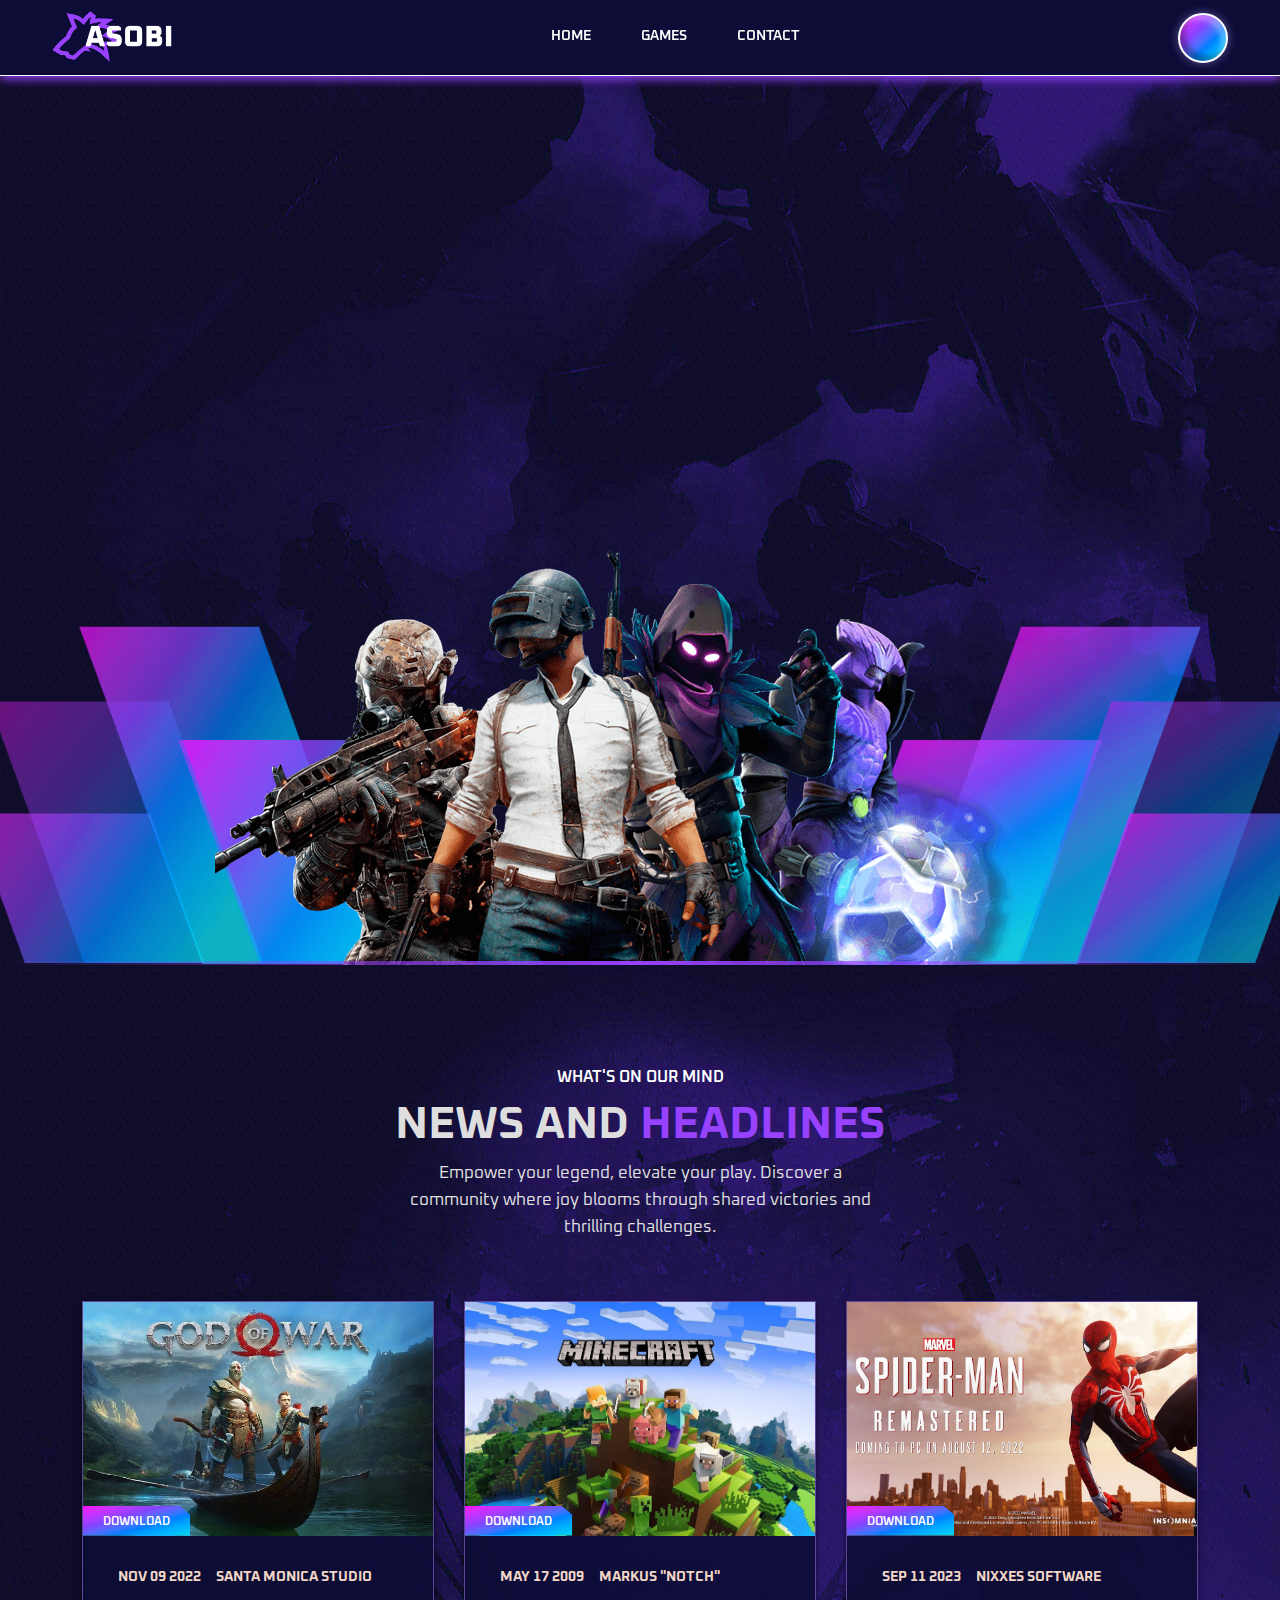
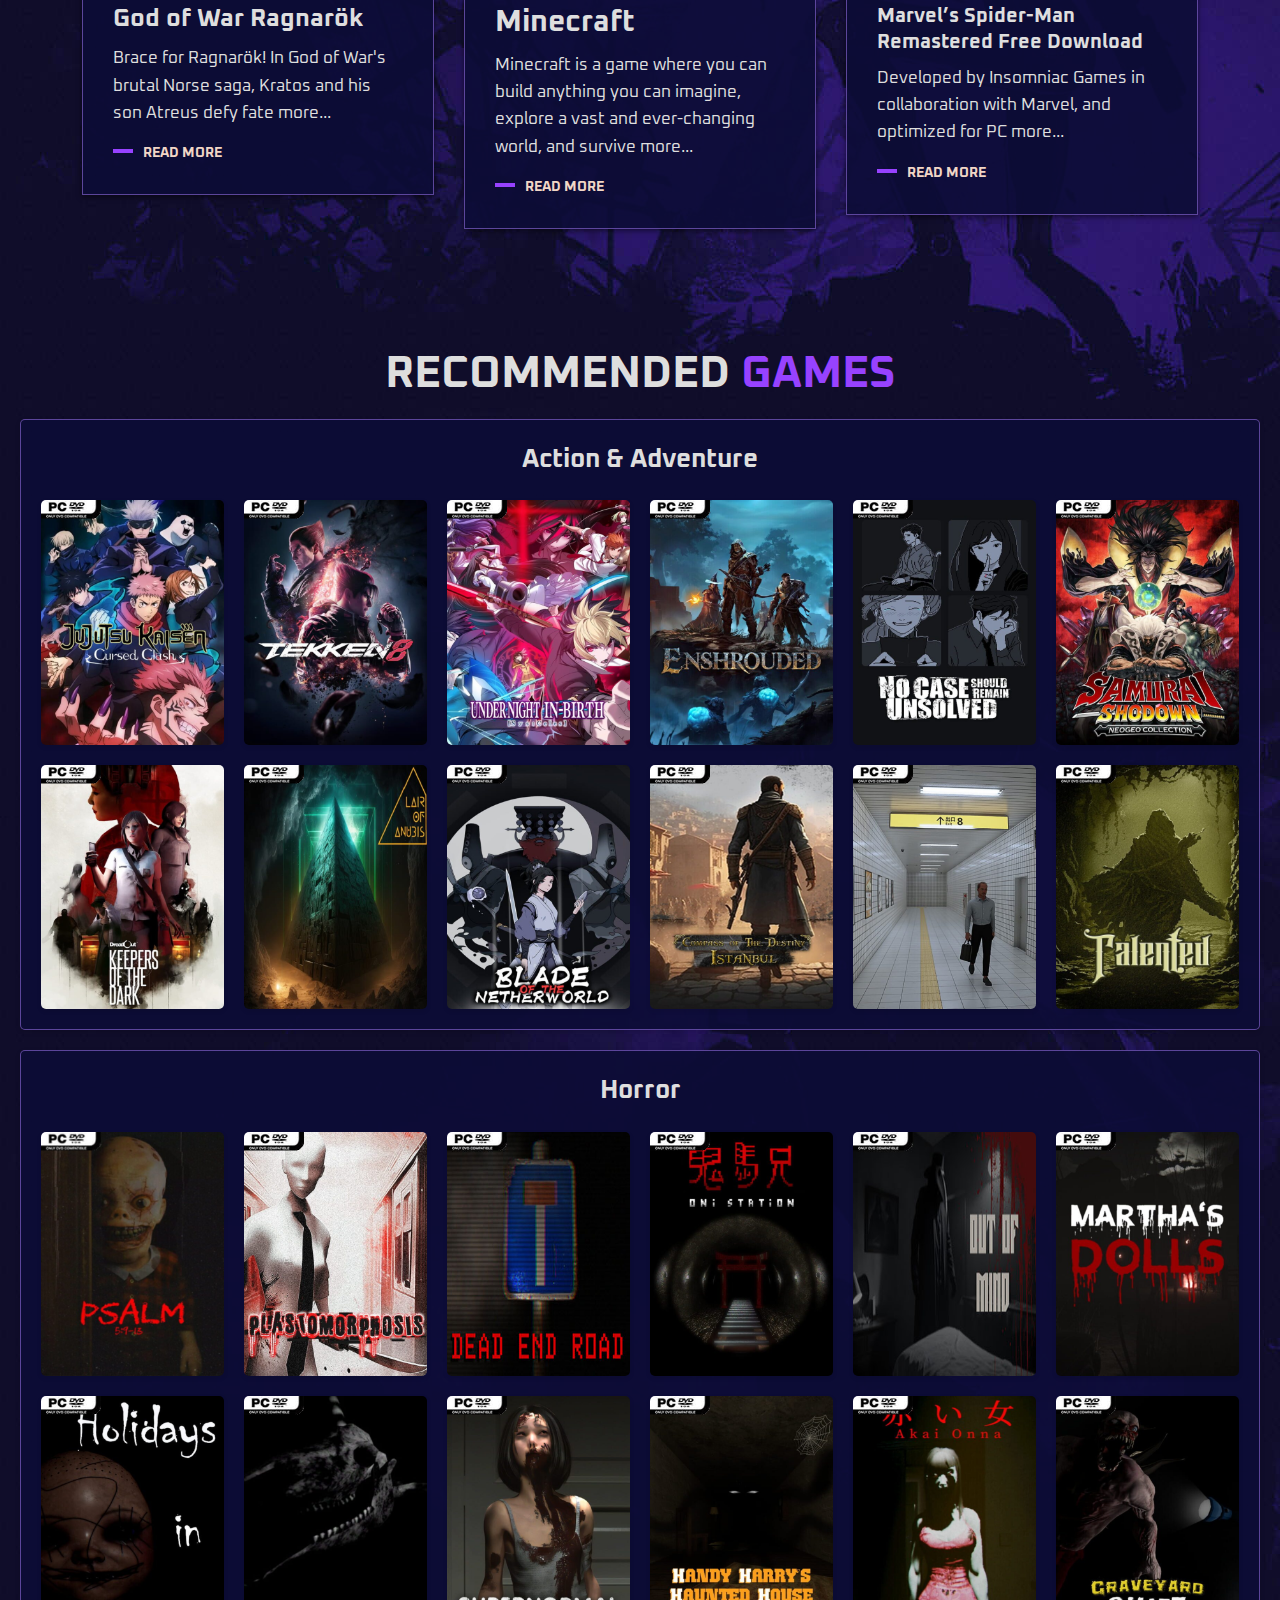
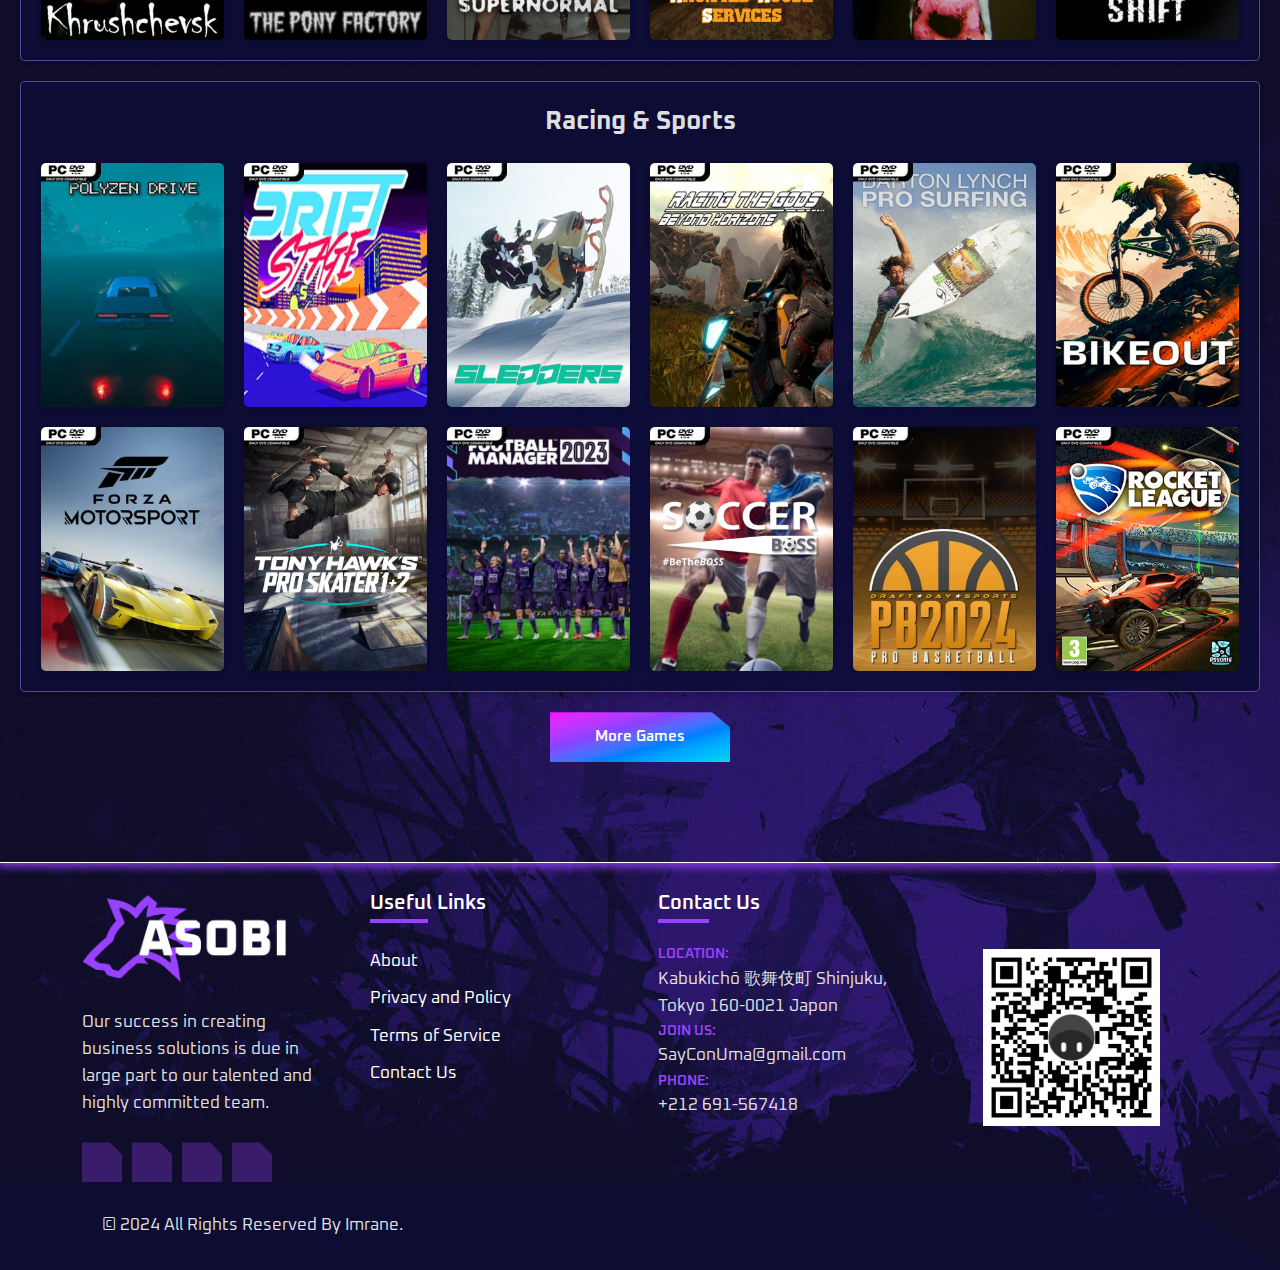
<file: Asobi/Pages/Home/Index.html>
<!DOCTYPE html>
<html lang="en">
<head>
    <meta charset="UTF-8">
    <meta http-equiv="X-UA-Compatible" content="IE=edge">
    <meta name="viewport" content="width=device-width, initial-scale=1.0">
    
    <!-- 
      - primary meta tags
    -->

    <link rel="shortcut icon" type="x-icon" href="../../images/login-icon.png">
    <title>Asobi - For True Gamers!</title>
    <meta name="title" content="Asobi - For True Gamers!">
    <meta name="description" content="This is a video games website made by Imrane">
    <meta name="keywords" content="Asobi, game, gaming, video games, gaming website, asobi, games, online games, PC games, console games, mobile games, esports, gaming news, gaming reviews, game walkthroughs, game cheats, gaming community">
    
    <!-- 
      - google font link
    -->

    <link rel="preconnect" href="https://fonts.googleapis.com">
    <link rel="preconnect" href="https://fonts.gstatic.com" crossorigin>
    <link href="https://fonts.googleapis.com/css2?family=Oxanium:wght@400;500;600;700&display=swap" rel="stylesheet">
  
    <!-- 
      - Icons
     -->
     <link rel="stylesheet" href="https://cdnjs.cloudflare.com/ajax/libs/font-awesome/6.5.1/css/all.min.css" integrity="sha512-DTOQO9RWCH3ppGqcWaEA1BIZOC6xxalwEsw9c2QQeAIftl+Vegovlnee1c9QX4TctnWMn13TZye+giMm8e2LwA==" crossorigin="anonymous" referrerpolicy="no-referrer" />

    <!-- 
      - custom css link
    -->
    <link rel="stylesheet" href="style.css">

    <!-- <meta http-equiv="refresh" content="5"> -->
</head>



<body id="top">

    
      <!-- 
    - #HEADER
  -->

  <header class="header">
    <div class="container header-container">

      <a href="../Home/Index.html" class="logo">
        <img src="../../images/logo.png" width="100" height="53" alt="Asobi home" title="Asobi Home">
      </a>

      
      <label for="nav-toggle-btn" class="label-nav-toggle-btn">
        <input type="checkbox" id="nav-toggle-btn" class="nav-toggle-btn-active">
        <span class="line line-1"></span>
        <span class="line line-2"></span>
        <span class="line line-3"></span>
        <nav class="navbar">
            <ul class="navbar-list">
        
              <li class="navbar-item">
                <a href="../Home/Index.html" class="navbar-link">home</a>
              </li>

              <li class="navbar-item">
                <a href="../Games/Games.html" class="navbar-link">Games</a>
              </li>
              
              <li class="navbar-item">
                <a href="#contact" class="navbar-link">contact</a>
              </li>
            </ul>
          </nav>
        </label>
        
        <a href="../LogIn/Login.html" class="log-btn"><i class="fa-regular fa-user"></i></a>
    </div>
  </header>
  
      <!-- 
    - #BACK TO TOP
  -->

<div class="back-top">
  <a href="#top" class="back-top-btn">
      <i name="arrow-up-outline" class="fa-solid fa-arrow-up ion-icon"></i>
      <div class="stroke-top">
        <svg>
          <circle cx="25" cy="25" r="25.3"></circle>
        </svg>
      </div>
  </a>
  
</div>


  <!-- 
    - #Emo Bot
  -->

<div class="help-list">

  <div class="before-help-bar"></div>
  <div class="after-help-bar"></div>
  <div class="theme-bar">
    
    <label for="theme"></label>
    <input type="radio" name="theme" id="blue" checked>

    <label for="theme"></label>
    <input type="radio" name="theme" id="purple">

    <label for="theme"></label>
    <input type="radio" name="theme" id="yellow">

    <label for="theme"></label>
    <input type="radio" name="theme" id="green">

    <label for="theme"></label>
    <input type="radio" name="theme" id="red">
  </div>
  <div class="help-bar">

    <label for="bot" class="section-subtitle-title label-bot"><b class="EMO-word">AFMO</b> The Bot</label>

  </div>

</div>

<div class="cute-bot">

  <input type="checkbox" id="bot" class="bot-checkbox">

  <div class="helper-bot">
    <input id="help-bot" type="checkbox" class="help-bot-check">
    <label for="help-bot" class="emo">
      <div class="eye-container">
        <div class="left-eye"></div>
        <div class="right-eye"></div>
        <i class="fa-solid fa-question huh"></i>
        <i class="fa-solid fa-exclamation huh2"></i>
      </div>
      <img src="../../images/emo_broken.png" class="emo-broken-img">
      <img src="../../images/emo_broken.png" class="emo-broken-img">
    </label>
  </div>

</div>


  <main>
    <article>

        <!-- 
        - #HERO
      -->

      <div class="hero has-before" id="home">
        <div class="container">

          <p class="section-subtitle fade-in">Enjoy The Games</p>

          <h1 class="h1 title hero-title fade-in">Epic Games Made For <br> True Gamers!</h1>

          <div class="scroll-down">
            <a href="#news" class="btn-down fade-in">  
              <div class="scroll-down-arrow"><i class="fa-solid fa-arrow-down"></i></div>
              <div class="circle-text">
                <svg viewBox="0 0 100 100" width="100" height="100">
                  <defs>
                    <path id="circle"
                      d="
                        M 50, 50
                        m -37, 0
                        a 37,37 0 1,1 74,0
                        a 37,37 0 1,1 -74,0"/>
                  </defs>
                  <text class="text-path">
                    <textPath xlink:href="#circle">
                      SCROLL DOWN - SCROLL DOWN - SCROLL DOWN -
                    </textPath>
                  </text>
                </svg>
              </div>
            </a>
          </div>

          <div class="hero-banner">
            <img src="../../images/hero-banner.png" width="850" height="414" alt="hero banner" class="w-100">
            <img src="../../images/hero-banner-bg.png" class="hero-banner-bg">
          </div>

          <div class="wrapper">
            <span></span>
            <span></span>
            <span></span>
            <span></span>
            <span></span>
            <span></span>
            <span></span>
            <span></span>
            <span></span>
            <span></span>
            <span></span>
            <span></span>
          </div>

        </div>
      </div>

      <!-- 
        - #NEWS
      -->

      <section class="section news" id="news">
        <div class="container">

          <p class="section-subtitle">What's On Our Mind</p>

          <h2 class="h2 section-title">
            News And <span class="span">Headlines</span>
          </h2>

          <p class="section-text">
            Empower your legend, elevate your play. Discover a community where joy blooms through shared victories and thrilling challenges.
          </p>

          <ul class="news-list">

            <li>
              <div class="news-card">

                <figure class="card-banner img-holder" style="--width: 600; --height: 400;">
                  <img src="../../images/news-1.avif" width="600" height="400" loading="lazy"
                    alt="Innovative Business All Over The World." class="img-cover">
                </figure>

                <div class="card-content">

                  <a href="https://www.playstation.com/en-us/games/god-of-war-ragnarok/" class="card-tag">Download</a>

                  <ul class="card-meta-list">

                    <li class="card-meta-item">
                      <i class="fa-regular fa-calendar"></i>

                      <time class="card-meta-text">Nov 09 2022</time>
                    </li>

                    <li class="card-meta-item">
                      <i class="fa-regular fa-user"></i>

                      <p class="card-meta-text">Santa Monica Studio</p>
                    </li>

                  </ul>

                  <h3 class="h3">
                    <a href="https://www.playstation.com/en-us/games/god-of-war-ragnarok/" class="card-title m-text">God of War Ragnarök</a>
                  </h3>

                  <p class="card-text">
                    <input type="checkbox" id="gof-more" class="more-check">
                    Brace for Ragnarök! In God of War's brutal Norse saga, Kratos and his son Atreus defy fate <more class="etc">more...</more> <more class="more">against epic enemies in stunning realms. Master deadly combat, explore hidden secrets, forge your destiny, and deepen their complex bond. It's a breathtaking journey of gods, legends, and epic choices - are you ready to face your fate? 🪓❄️</more>
                  </p>

                  <label for="gof-more" class="link has-before">Read More</label>

                </div>

              </div>
            </li>

            <li>
              <div class="news-card">

                <figure class="card-banner img-holder" style="--width: 600; --height: 400;">
                  <img src="../../images/Game1_3.jpeg" width="600" height="400" loading="lazy"
                    alt="How To Start Initiating An Startup In Few Days." class="img-cover">
                </figure>

                <div class="card-content">

                  <a href="https://tlauncher.org/en/" class="card-tag">Download</a>

                  <ul class="card-meta-list">

                    <li class="card-meta-item">
                      <i class="fa-regular fa-calendar"></i>

                      <time class="card-meta-text">May 17 2009</time>
                    </li>

                    <li class="card-meta-item">
                      <i class="fa-regular fa-user"></i>

                      <p class="card-meta-text">Markus "Notch"</p>
                    </li>

                  </ul>

                  <h3 class="h3">
                    <a href="https://tlauncher.org/en/" class="card-title sm-text">Minecraft</a>
                  </h3>

                  <p class="card-text">
                    <input type="checkbox" id="minecraft-more" class="more-check">
                    Minecraft is a game where you can build anything you can imagine, explore a vast and ever-changing world, and survive <more class="etc">more...</more> <more class="more">the night by battling dangerous mobs. You can also play with friends on multiplayer servers to collaborate on epic projects, embark on daring adventures, or compete in thrilling minigames. With constant updates and endless possibilities, Minecraft is more than just a game - it's a world waiting to be discovered.</more>
                  </p>

                  <label for="minecraft-more" class="link has-before">Read More</label>

                </div>

              </div>
            </li>

            <li>
              <div class="news-card">

                <figure class="card-banner img-holder" style="--width: 600; --height: 400;">
                  <img src="../../images/news-3.jpg" width="600" height="400" loading="lazy"
                    alt="Spider Man remastered" class="img-cover">
                </figure>

                <div class="card-content">

                  <a href="https://repack-games.com/marvels-spider-man-remastered-free-download-vi29/" class="card-tag">Download</a>

                  <ul class="card-meta-list">

                    <li class="card-meta-item">
                      <i class="fa-regular fa-calendar"></i>

                      <time class="card-meta-text">Sep 11 2023</time>
                    </li>

                    <li class="card-meta-item">
                      <i class="fa-regular fa-user"></i>

                      <p class="card-meta-text">Nixxes Software</p>
                    </li>

                  </ul>

                  <h3 class="h3">
                    <a href="https://repack-games.com/marvels-spider-man-remastered-free-download-vi29/" class="card-title">Marvel’s Spider-Man Remastered Free Download</a>
                  </h3>

                  <p class="card-text">
                    <input type="checkbox" id="spider-more" class="more-check">
                    Developed by Insomniac Games in collaboration with Marvel, and optimized for PC <etc class="etc">more...</etc> <more class="more">by Nixxes Software, Marvel's Spider-Man Remastered on PC introduces an experienced Peter Parker who’s fighting big crime and iconic villains in Marvel’s New York. At the same time, he’s struggling to balance his chaotic personal life and career while the fate of Marvel’s New York rests upon his shoulders.</more>
                  </p>

                  <label for="spider-more" class="link has-before">Read More</label>

                </div>

              </div>
            </li>

          </ul>

        </div>
      </section>


      <section class="section games-section">
        
        <h2 class="h2 section-title">
          Recommended <span class="span">Games</span>
        </h2>

        <div class="games-container">
          <h2 class="games-grid-h2">Action & Adventure</h2>
            <div class="games-grid">

              <div class="game-card"><a href="https://steamunlocked.net/e0c89-jujutsu-kaisen-cursed-clash-free-download/"><img src="../../images/Home-games/Action-Adventure/G1.webp" alt="Jujutsu Kaisen">
                <div class="img-content"><h4>Jujutsu Kaisen Cursed Clash Free Download</h4></div>
              </a></div>

              <div class="game-card"><a href="https://steamunlocked.net/d8a516-tekken-8-free-download/"><img src="../../images/Home-games/Action-Adventure/G2.webp" alt="TEKKEN 8">
                <div class="img-content"><h4>TEKKEN 8 Free Download</h4></div>
              </a></div>

              <div class="game-card"><a href="https://steamunlocked.net/f2ea18-under-night-in-birth-ii-sysceles-free-download/"><img src="../../images/Home-games/Action-Adventure/G3.webp" alt="UNDER NIGHT IN-BIRTH II">
                <div class="img-content"><h4>UNDER NIGHT IN-BIRTH II Sys:Celes Free Download</h4></div>
              </a></div>

              <div class="game-card"><a href="https://steamunlocked.net/7cb223-enshrouded-free-download/"><img src="../../images/Home-games/Action-Adventure/G4.webp" alt="Enshrouded">
                <div class="img-content"><h4>Enshrouded Free Download</h4></div>
              </a></div>

              <div class="game-card"><a href="https://steamunlocked.net/f53221-no-case-should-remain-unsolved-free-download/"><img src="../../images/Home-games/Action-Adventure/G5.webp" alt="No Case Should Remain Unsolved">
                <div class="img-content"><h4>No Case Should Remain Unsolved Free Download (v1.07)</h4></div>
              </a></div>

              <div class="game-card"><a href="https://steamunlocked.net/195a32-samurai-shodown-neogeo-collection-free-download/"><img src="../../images/Home-games/Action-Adventure/G6.webp" alt="SAMURAI SHODOWN NEOGEO COLLECTION">
                <div class="img-content"><h4>SAMURAI SHODOWN NEOGEO COLLECTION Free Download</h4></div>
              </a></div>

              <div class="game-card"><a href="https://steamunlocked.net/fe0a34-dreadout-keepers-of-the-dark-free-download/"><img src="../../images/Home-games/Action-Adventure/G7.webp" alt="DreadOut: Keepers of The Dark">
                <div class="img-content"><h4>DreadOut: Keepers of The Dark Free Download</h4></div>
              </a></div>

              <div class="game-card"><a href="https://steamunlocked.net/lair-of-anubis-free-download/"><img src="../../images/Home-games/Action-Adventure/G8.webp" alt="Lair Of Anubis">
                <div class="img-content"><h4>Lair Of Anubis Free Download</h4></div>
              </a></div>

              <div class="game-card"><a href="https://steamunlocked.net/blade-of-the-netherworld-free-download/"><img src="../../images/Home-games/Action-Adventure/G9.webp" alt="Blade Of The Netherworld">
                <div class="img-content"><h4>Blade Of The Netherworld Free Download</h4></div>
              </a></div>

              <div class="game-card"><a href="https://steamunlocked.net/c1e56-compass-of-destiny-istanbul-free-download/"><img src="../../images/Home-games/Action-Adventure/G10.webp" alt="Compass of Destiny: Istanbul">
                <div class="img-content"><h4>Compass of Destiny: Istanbul Free Download (v2023.11.30)</h4></div>
              </a></div>

              <div class="game-card"><a href="https://steamunlocked.net/the-exit-8-free-download/"><img src="../../images/Home-games/Action-Adventure/G11.webp" alt="The Exit 8">
                <div class="img-content"><h4>The Exit 8 Free Download</h4></div>
              </a></div>

              <div class="game-card"><a href="https://steamunlocked.net/talented-free-download/"><img src="../../images/Home-games/Action-Adventure/G12.webp" alt="Talented">
                <div class="img-content"><h4>Talented Free Download (v0.10.34)</h4></div>
              </a></div>

          </div>
        </div>

        <div class="games-container">
          <h2 class="games-grid-h2">Horror</h2>
            <div class="games-grid">

              <div class="game-card"><a href="https://steamunlocked.net/psalm-59-13-free-download/"><img src="../../images/Home-games/Horror/psalm.webp" alt="Psalm 5:9-13">
                <div class="img-content"><h4>Psalm 5:9-13 Free Download</h4></div>
              </a></div>
              
              <div class="game-card"><a href="https://steamunlocked.net/740d18-plastomorphosis-free-download/"><img src="../../images/Home-games/Horror/G1.webp" alt="Plastomorphosis">
                <div class="img-content"><h4><span class="big-text">Plastomorphosis</span> Free Download</h4></div>
              </a></div>

              <div class="game-card"><a href="https://steamunlocked.net/d5b217-dead-end-road-free-download/"><img src="../../images/Home-games/Horror/G2.jpg" alt="Dead End Road">
                <div class="img-content"><h4>Dead End Road Free Download (v1.6D)</h4></div>
              </a></div>

              <div class="game-card"><a href="https://steamunlocked.net/a22319-oni-station-free-download/"><img src="../../images/Home-games/Horror/G3.webp" alt="Oni Station">
                <div class="img-content"><h4>Oni Station Free Download (v1.2.0)</h4></div>
              </a></div>

              <div class="game-card"><a href="https://steamunlocked.net/956e18-out-of-mind-free-download/"><img src="../../images/Home-games/Horror/G4.jpg" alt="Out Of Mind">
                <div class="img-content"><h4>Out Of Mind Free Download</h4></div>
              </a></div>

              <div class="game-card"><a href="https://steamunlocked.net/b27322-marthas-dolls-free-download/"><img src="../../images/Home-games/Horror/G5.webp" alt="Martha’s Dolls">
                <div class="img-content"><h4>Martha’s Dolls Free Download</h4></div>
              </a></div>

              <div class="game-card"><a href="https://steamunlocked.net/4dd026-holidays-in-khrushchevsk-free-download/"><img src="../../images/Home-games/Horror/G6.webp" alt="Holidays In Khrushchevsk">
                <div class="img-content"><h4>Holidays In Khrushchevsk Free Download</h4></div>
              </a></div>

              <div class="game-card"><a href="https://steamunlocked.net/bac929-the-pony-factory-free-download/"><img src="../../images/Home-games/Horror/G8.webp" alt="The Pony Factory">
                <div class="img-content"><h4>The Pony Factory Free Download</h4></div>
              </a></div>

              <div class="game-card"><a href="https://steamunlocked.net/3a9933-supernormal-free-download/"><img src="../../images/Home-games/Horror/G9.webp" alt="Supernormal">
                <div class="img-content"><h4>Supernormal Free Download (v1.3.3)</h4></div>
              </a></div>

              <div class="game-card"><a href="https://steamunlocked.net/e1782-handy-harrys-haunted-house-services-free-download/"><img src="../../images/Home-games/Horror/G10.webp" alt="Handy Harry’s Haunted House Services">
                <div class="img-content"><h4>Handy Harry’s Haunted House Services Free Download</h4></div>
              </a></div>

              <div class="game-card"><a href="https://steamunlocked.net/bf6e2-akai-onna-free-download/"><img src="../../images/Home-games/Horror/G11.webp" alt="Akai Onna">
                <div class="img-content"><h4>Akai Onna Free Download (v1.00)</h4></div>
              </a></div>

              <div class="game-card"><a href="https://steamunlocked.net/88b05-graveyard-shift-free-download/"><img src="../../images/Home-games/Horror/G12.webp" alt="Graveyard Shift">
                <div class="img-content"><h4>Graveyard Shift Free Download</h4></div>
              </a></div>

          </div>
        </div>

        <div class="games-container">
          <h2 class="games-grid-h2">Racing & Sports</h2>
            <div class="games-grid">

              <div class="game-card"><a href="https://steamunlocked.net/b0d918-polyzen-drive-free-download/"><img src="../../images/Home-games/Racing-Sport/G1.webp" alt="Polyzen Drive">
                <div class="img-content"><h4>Polyzen Drive Free Download</h4></div>
              </a></div>

              <div class="game-card"><a href="https://steamunlocked.net/251f2-drift-stage-free-download/"><img src="../../images/Home-games/Racing-Sport/G2.webp" alt="Drift Stage">
                <div class="img-content"><h4>Drift Stage Free Download</h4></div>
              </a></div>

              <div class="game-card"><a href="https://steamunlocked.net/sledders-free-download/"><img src="../../images/Home-games/Racing-Sport/G3.webp" alt="Sledders">
                <div class="img-content"><h4>Sledders Free Download</h4></div>
              </a></div>

              <div class="game-card"><a href="https://steamunlocked.net/racing-the-gods-beyond-horizons-free-download/"><img src="../../images/Home-games/Racing-Sport/G4.webp" alt="Racing The Gods – Beyond Horizons">
                <div class="img-content"><h4>Racing The Gods – Beyond Horizons Free Download</h4></div>
              </a></div>

              <div class="game-card"><a href="https://steamunlocked.net/0bfe11-barton-lynch-pro-surfing-free-download/"><img src="../../images/Home-games/Racing-Sport/G5.webp" alt="Barton Lynch Pro Surfing">
                <div class="img-content"><h4>Barton Lynch Pro Surfing Free Download</h4></div>
              </a></div>

              <div class="game-card"><a href="https://steamunlocked.net/56c010-bikeout-free-download/"><img src="../../images/Home-games/Racing-Sport/G6.webp" alt="BIKEOUT">
                <div class="img-content"><h4>BIKEOUT Free Download</h4></div>
              </a></div>

              <div class="game-card"><a href="https://steamunlocked.net/9-forza-motorsport-free-download/"><img src="../../images/Home-games/Racing-Sport/G7.webp" alt="Forza Motorsport">
                <div class="img-content"><h4>Forza Motorsport Free Download (v1.488.4.138.0)</h4></div>
              </a></div>

              <div class="game-card"><a href="https://steamunlocked.net/22-tony-hawks-pro-skater-1-2-free-download/"><img src="../../images/Home-games/Racing-Sport/G8.webp" alt="Tony Hawk’s Pro Skater 1 + 2">
                <div class="img-content"><h4>Tony Hawk’s Pro Skater 1 + 2 Free Download</h4></div>
              </a></div>

              <div class="game-card"><a href="https://steamunlocked.net/1a1670-football-manager-2023-free-download/"><img src="../../images/Home-games/Racing-Sport/G9.webp" alt="Football Manager 2023">
                <div class="img-content"><h4>Football Manager 2023 Free Download</h4></div>
              </a></div>

              <div class="game-card"><a href="https://steamunlocked.net/2-soccer-boss-free-download/"><img src="../../images/Home-games/Racing-Sport/G10.webp" alt="Soccer Boss">
                <div class="img-content"><h4>Soccer Boss Free Download</h4></div>
              </a></div>

              <div class="game-card"><a href="https://steamunlocked.net/8e238-draft-day-sports-pro-basketball-2024-free-download/"><img src="../../images/Home-games/Racing-Sport/G11.webp" alt="Draft Day Sports: Pro Basketball 2024">
                <div class="img-content"><h4>Draft Day Sports: Pro Basketball 2024 Free Download (v13.0)</h4></div>
              </a></div>

              <div class="game-card"><a href="https://steamunlocked.net/203d86-rocket-league-free-v9-download/"><img src="../../images/Home-games/Racing-Sport/G12.jpg" alt="Rocket League">
                <div class="img-content"><h4>Rocket League Free Download (v1.42)</h4></div>
              </a></div>

          </div>
        </div>

        <a href="../Games/Games.html" class="btn" data-btn>More Games</a>

      </section>


    </article>
  </main>



    <!-- 
    - #FOOTER
  -->

  <footer class="footer">

    <div class="section-footer footer-top">
      <div class="container">

        <div class="footer-brand">

          <a href="#top" class="logo">
            <img src="../../images/logo.png" width="110" height="53" alt="Asobi home">
          </a>

          <p class="footer-text">
            Our success in creating business solutions is due in large part to our talented and highly committed team.
          </p>

          <ul class="social-list">
            <li>
              <a href="https://www.facebook.com" class="social-link">
                <i class="fa-brands fa-facebook"></i>
              </a>
            </li>

            <li>
              <a href="https://www.twitter.com" class="social-link">
                <i class="fa-brands fa-twitter"></i>
              </a>
            </li>

            <li>
              <a href="https://www.instagram.com" class="social-link">
                <i class="fa-brands fa-instagram"></i>
              </a>
            </li>

            <li>
              <a href="https://www.youtube.com" class="social-link">
                <i class="fa-brands fa-youtube"></i>
              </a>
            </li>
          </ul>

        </div>

        <div class="footer-list">

          <p class="title footer-list-title has-after">Useful Links</p>
          <ul>

            <li>
              <a href="../About/About.html" class="footer-link">About</a>
            </li>

            <li>
              <a href="../Privacy-and-Policy/Privacy_and_policy.html" class="footer-link">Privacy and Policy</a>
            </li>

            <li>
              <a href="../Terms-of-Use/Terms_of_service.html" class="footer-link">Terms of Service</a>
            </li>

            <li>
              <a href="../Contact/contact.html" class="footer-link">Contact Us</a>
            </li>

            <li>

              <!-- 
              - #RATE
              -->
              <div class="rating">
                <input type="radio" name="star" id="star5"><label for="star5"></label>
                <input type="radio" name="star" id="star4" checked><label for="star4"></label>
                <input type="radio" name="star" id="star3"><label for="star3"></label>
                <input type="radio" name="star" id="star2"><label for="star2"></label>
                <input type="radio" name="star" id="star1"><label for="star1"></label>
              </div>

            </li>

          </ul>
        </div>

        <div class="footer-list">

          <p class="title footer-list-title has-after" id="contact">Contact Us</p>

          <div class="contact-item">
            <span class="span">Location:</span>
            <address class="contact-link">
              Kabukichō 歌舞伎町 Shinjuku, Tokyo 160-0021 Japon
            </address>
          </div>

          <div class="contact-item">
            <span class="span">Join Us:</span>
            <a href="mailto:SayConUma@gmail.com" class="contact-link">SayConUma@gmail.com</a>
          </div>

          <div class="contact-item">
            <span class="span">Phone:</span>
            <a href="tel:+212691567418" class="contact-link">+212 691-567418</a>
          </div>

        </div>

        <div class="footer-list-qr">

          <div class="qrcode"><img src="../../images/qrcode.png" alt="Asobi QR code"></div>

        </div>

      </div>
    </div>





    <div class="footer-bottom">
      <div class="container">

        <p class="copyright">
          &copy; 2024 All Rights Reserved By Imrane.
        </p>

      </div>
    </div>

  </footer>

</body>
</html>
</file>
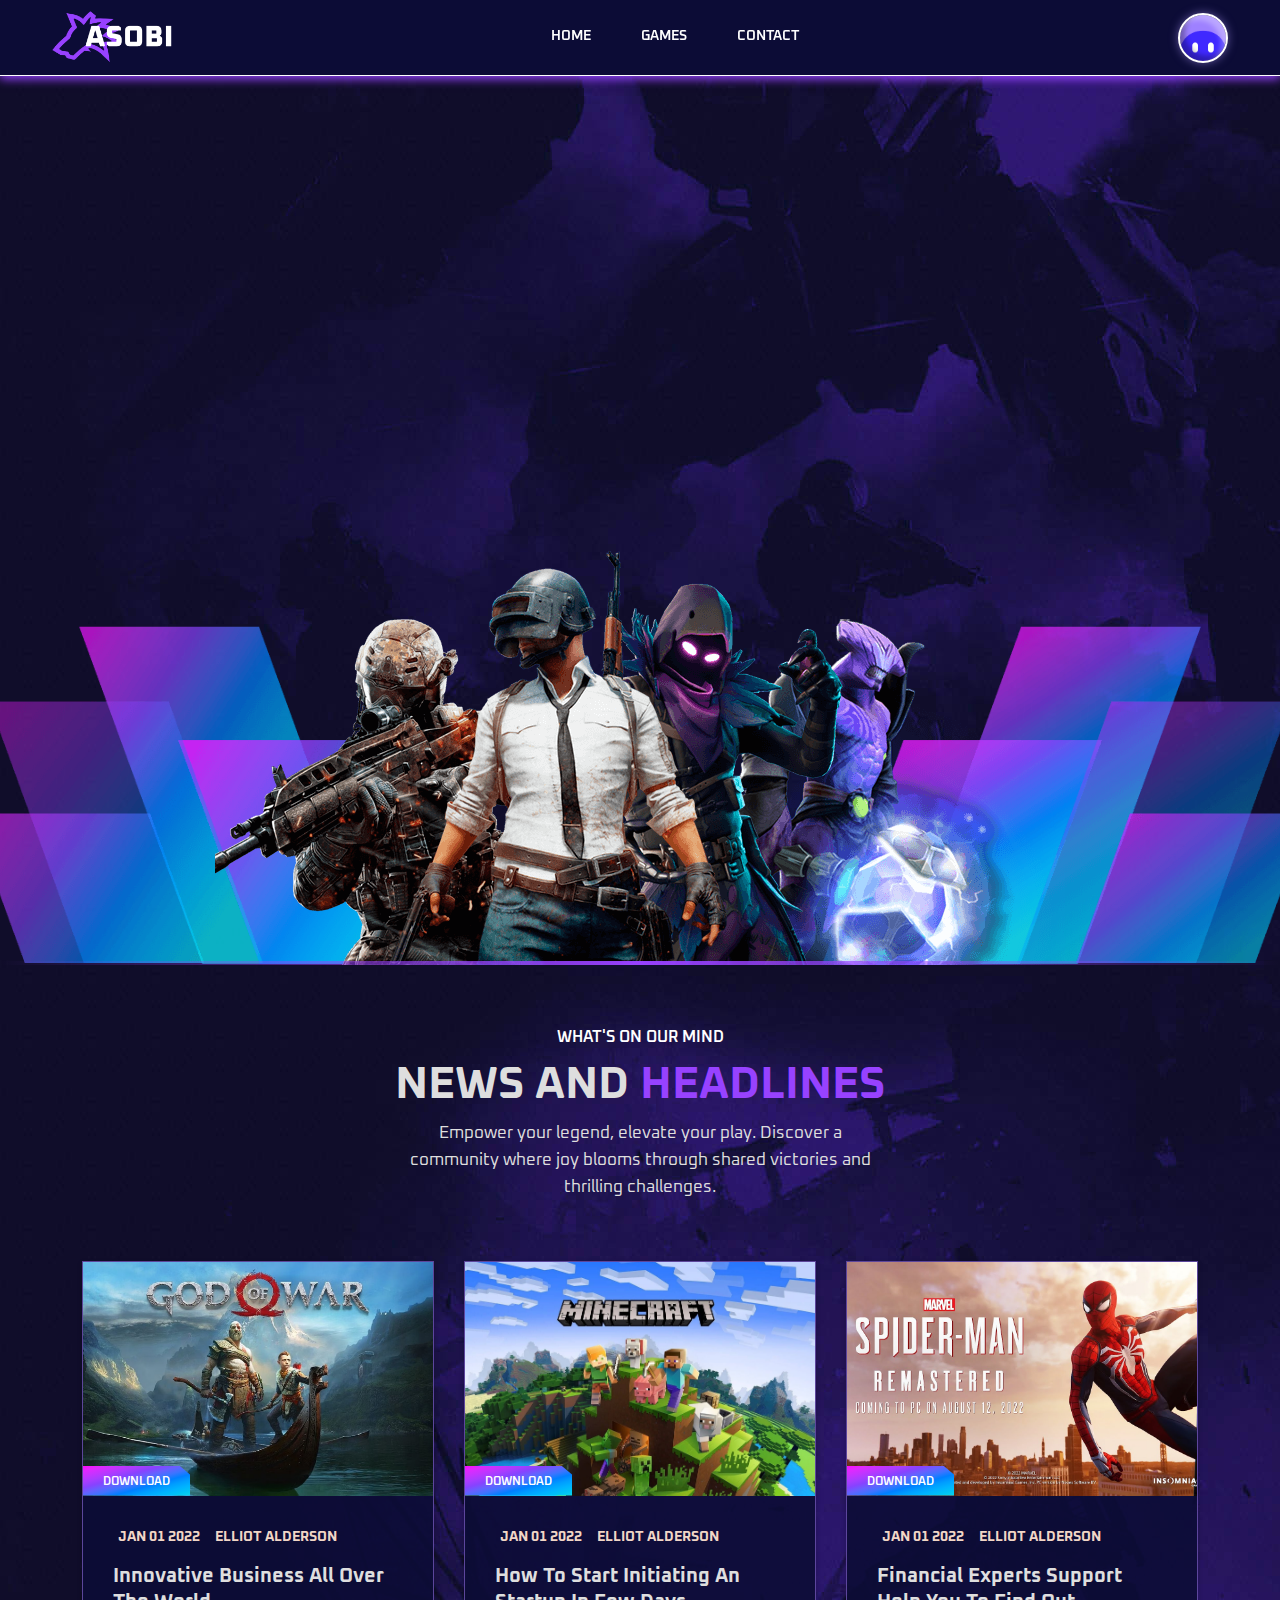
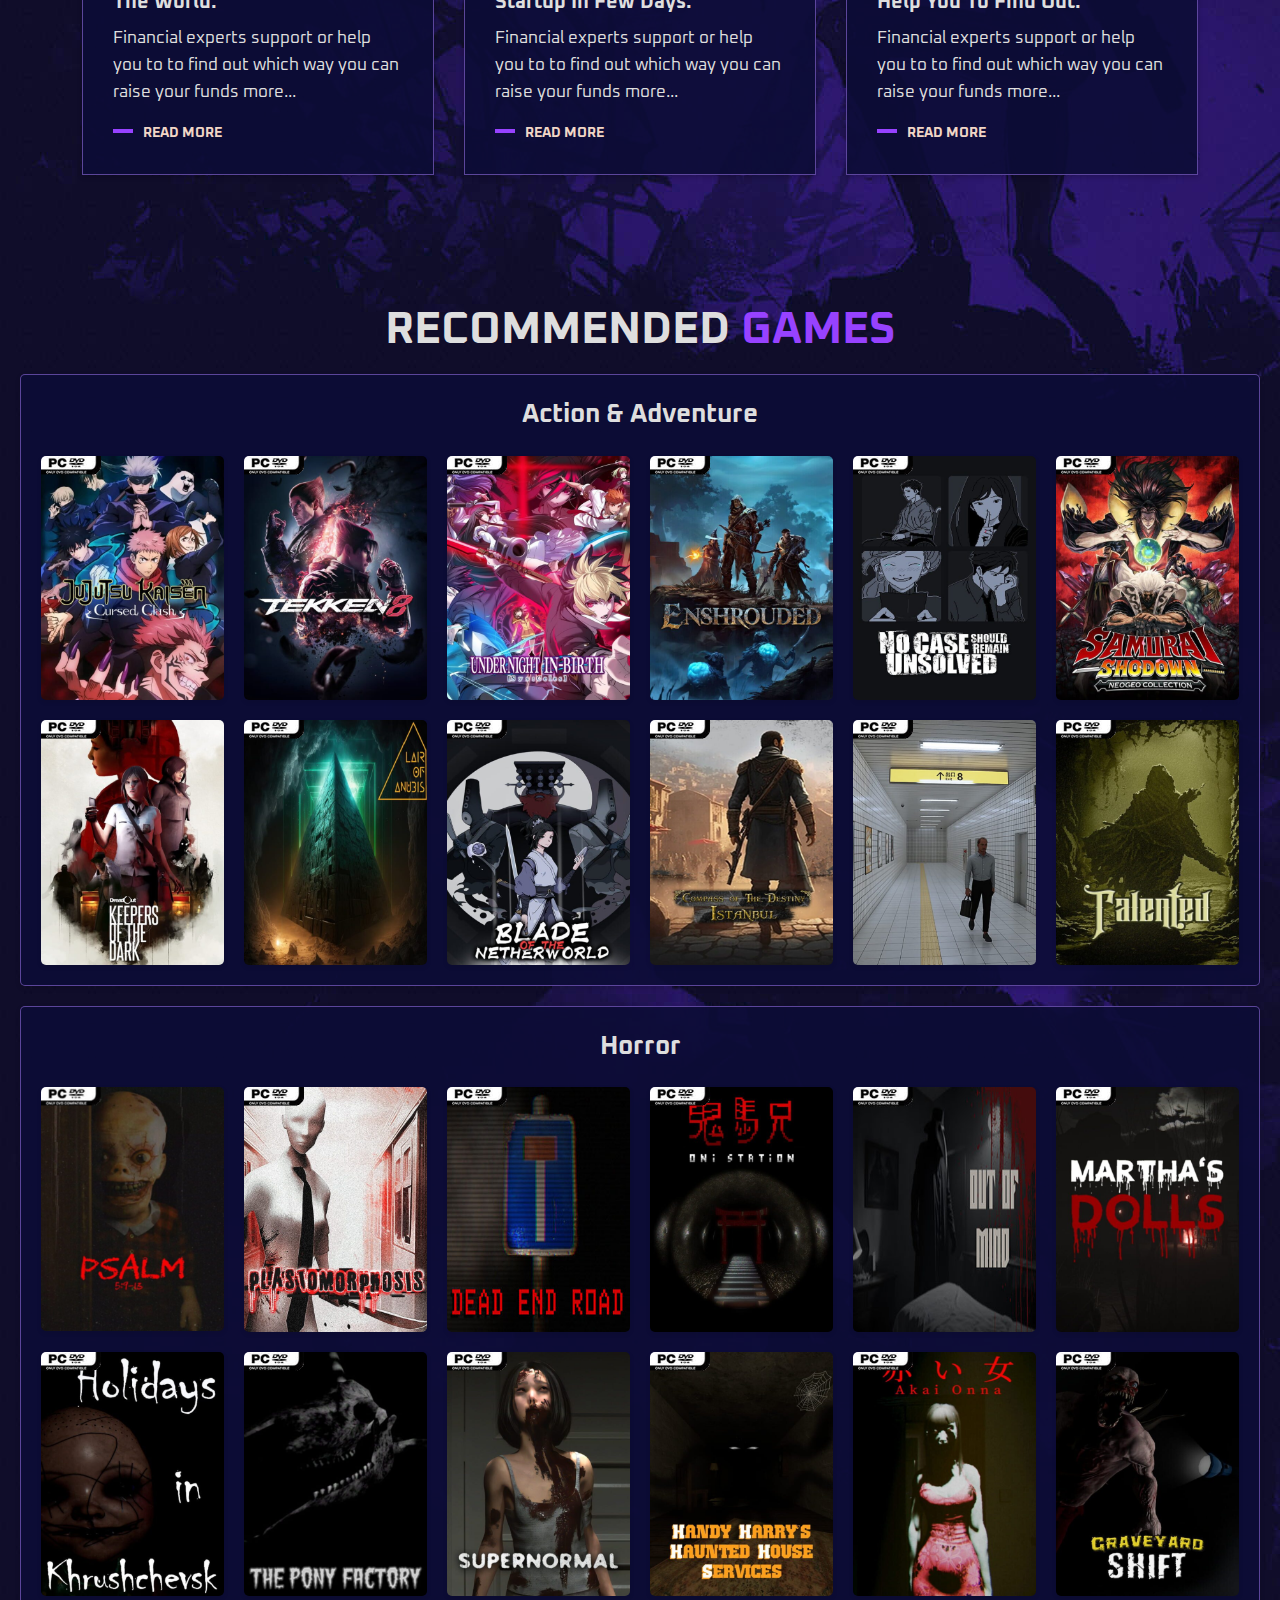
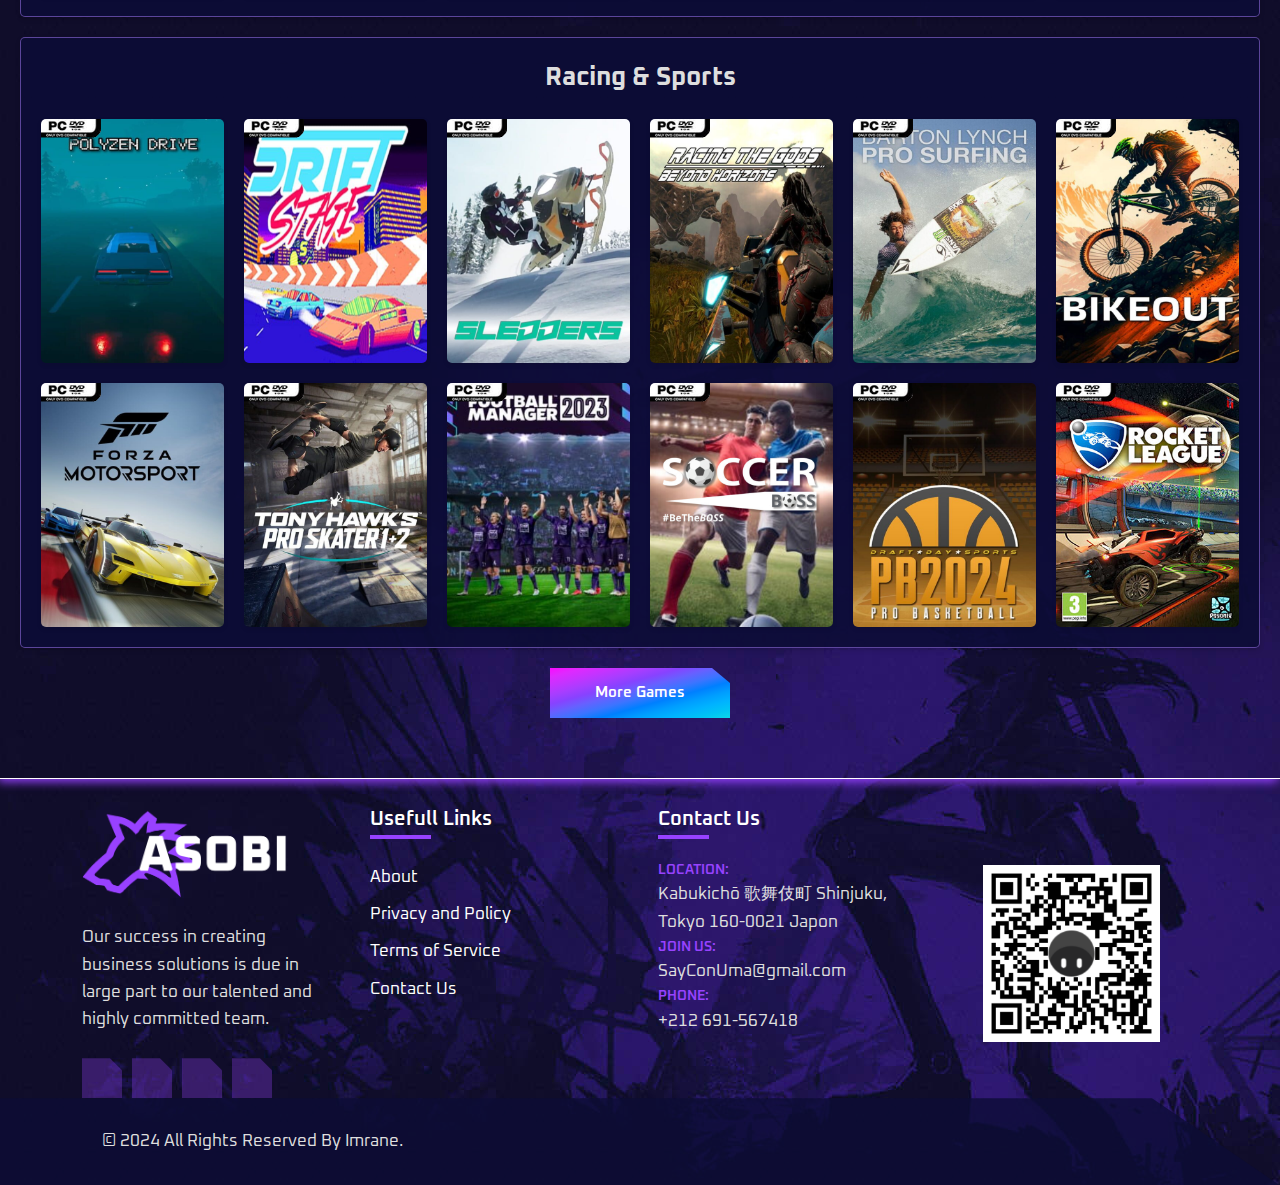
<file: Asobi/Pages/After-login/Home/Index.html>
<!DOCTYPE html>
<html lang="en">
<head>
    <meta charset="UTF-8">
    <meta http-equiv="X-UA-Compatible" content="IE=edge">
    <meta name="viewport" content="width=device-width, initial-scale=1.0">
    
    <!-- 
      - primary meta tags
    -->

    <title>Asobi - For True Gamers!</title>
    <meta name="title" content="Asobi - For True Gamers!">
    <meta name="description" content="This is a video games website made by Imrane Mejouate">
    <!-- 
      - google font link
    -->

    <link rel="preconnect" href="https://fonts.googleapis.com">
    <link rel="preconnect" href="https://fonts.gstatic.com" crossorigin>
    <link href="https://fonts.googleapis.com/css2?family=Oxanium:wght@400;500;600;700&display=swap" rel="stylesheet">
  
    <!-- 
      - Icons
     -->
     <link rel="stylesheet" href="https://cdnjs.cloudflare.com/ajax/libs/font-awesome/6.5.1/css/all.min.css" integrity="sha512-DTOQO9RWCH3ppGqcWaEA1BIZOC6xxalwEsw9c2QQeAIftl+Vegovlnee1c9QX4TctnWMn13TZye+giMm8e2LwA==" crossorigin="anonymous" referrerpolicy="no-referrer" />

    <!-- 
      - custom css link
    -->
    <link rel="stylesheet" href="style.css">

    <!-- <meta http-equiv="refresh" content="5"> -->
</head>



<body id="top">

    
      <!-- 
    - #HEADER
  -->

  <header class="header">
    <div class="container header-container">

      <a href="../Home/Index.html" class="logo">
        <img src="../../../images/logo.png" width="100" height="53" alt="Asobi home">
      </a>


      
      <label for="nav-toggle-btn" class="label-nav-toggle-btn">
        <input type="checkbox" id="nav-toggle-btn" class="nav-toggle-btn-active">
        <span class="line line-1"></span>
        <span class="line line-2"></span>
        <span class="line line-3"></span>
        <nav class="navbar">
            <ul class="navbar-list">
        
              <li class="navbar-item">
                <a href="../Home/Index.html" class="navbar-link">home</a>
              </li>

              <li class="navbar-item">
                <a href="../Games/Games.html" class="navbar-link">Games</a>
              </li>
              
              <li class="navbar-item">
                <a href="#contact" class="navbar-link">contact</a>
              </li>
            </ul>
          </nav>
        </label>
        
        <a href="#" class="log-btn"></a>
    </div>
  </header>
  
      <!-- 
    - #BACK TO TOP
  -->

<div class="back-top">
  <a href="#top" class="back-top-btn">
      <i name="arrow-up-outline" class="fa-solid fa-arrow-up ion-icon"></i>
      <div class="stroke-top">
        <svg>
          <circle cx="25" cy="25" r="25.3"></circle>
        </svg>
      </div>
  </a>
  
</div>


  <!-- 
    - #Emo Bot
  -->

<div class="help-list">

  <div class="before-help-bar"></div>
  <div class="after-help-bar"></div>
  <div class="theme-bar">
    
    <label for="theme"></label>
    <input type="radio" name="theme" id="blue" checked>

    <label for="theme"></label>
    <input type="radio" name="theme" id="purple">

    <label for="theme"></label>
    <input type="radio" name="theme" id="yellow">

    <label for="theme"></label>
    <input type="radio" name="theme" id="green">

    <label for="theme"></label>
    <input type="radio" name="theme" id="red">
  </div>
  <div class="help-bar">

    <label for="bot" class="section-subtitle-title label-bot"><b class="EMO-word">AFMO</b> The Bot</label>

  </div>

</div>

<div class="cute-bot">

  <input type="checkbox" id="bot" class="bot-checkbox">

  <div class="helper-bot">
    <input id="help-bot" type="checkbox" class="help-bot-check">
    <label for="help-bot" class="emo">
      <div class="eye-container">
        <div class="left-eye"></div>
        <div class="right-eye"></div>
        <i class="fa-solid fa-question huh"></i>
        <i class="fa-solid fa-exclamation huh2"></i>
      </div>
      <img src="../../../images/emo_broken.png" class="emo-broken-img">
      <img src="../../../images/emo_broken.png" class="emo-broken-img">
    </label>

  </div>

</div>


  <main>
    <article>

        <!-- 
        - #HERO
      -->

      <div class="hero has-before" id="home">
        <div class="container">

          <p class="section-subtitle fade-in">Enjoy The Games</p>

          <h1 class="h1 title hero-title fade-in">Epic Games Made For <br> True Gamers!</h1>

          <div class="scroll-down">
            <a href="#news" class="btn-down fade-in">  
              <div class="scroll-down-arrow"><i class="fa-solid fa-arrow-down"></i></div>
              <div class="circle-text">
                <svg viewBox="0 0 100 100" width="100" height="100">
                  <defs>
                    <path id="circle"
                      d="
                        M 50, 50
                        m -37, 0
                        a 37,37 0 1,1 74,0
                        a 37,37 0 1,1 -74,0"/>
                  </defs>
                  <text class="text-path">
                    <textPath xlink:href="#circle">
                      SCROLL DOWN - SCROLL DOWN - SCROLL DOWN -
                    </textPath>
                  </text>
                </svg>
              </div>
            </a>
          </div>

          <div class="hero-banner">
            <img src="../../../images/hero-banner.png" width="850" height="414" alt="hero banner" class="w-100">
            <img src="../../../images/hero-banner-bg.png" class="hero-banner-bg">
          </div>

          <div class="wrapper">
            <span></span>
            <span></span>
            <span></span>
            <span></span>
            <span></span>
            <span></span>
            <span></span>
            <span></span>
            <span></span>
            <span></span>
            <span></span>
            <span></span>
          </div>

        </div>
      </div>


      <!-- 
        - #NEWS
      -->

      <section class="section news" id="news">
        <div class="container">

          <p class="section-subtitle">What's On Our Mind</p>

          <h2 class="h2 section-title">
            News And <span class="span">Headlines</span>
          </h2>

          <p class="section-text">
            Empower your legend, elevate your play. Discover a community where joy blooms through shared victories and thrilling challenges.
          </p>

          <ul class="news-list">

            <li>
              <div class="news-card">

                <figure class="card-banner img-holder" style="--width: 600; --height: 400;">
                  <img src="../../../images/news-1.avif" width="600" height="400" loading="lazy"
                    alt="Innovative Business All Over The World." class="img-cover">
                </figure>

                <div class="card-content">

                  <a href="#" class="card-tag">Download</a>

                  <ul class="card-meta-list">

                    <li class="card-meta-item">
                      <i class="fa-regular fa-calendar"></i>

                      <time class="card-meta-text">Jan 01 2022</time>
                    </li>

                    <li class="card-meta-item">
                      <i class="fa-regular fa-user"></i>

                      <p class="card-meta-text">Elliot Alderson</p>
                    </li>

                  </ul>

                  <h3 class="h3">
                    <a href="#" class="card-title">Innovative Business All Over The World.</a>
                  </h3>

                  <p class="card-text">
                    Financial experts support or help you to to find out which way you can raise your funds more...
                  </p>

                  <a href="#" class="link has-before">Read More</a>

                </div>

              </div>
            </li>

            <li>
              <div class="news-card">

                <figure class="card-banner img-holder" style="--width: 600; --height: 400;">
                  <img src="../../../images/Game1_3.jpeg" width="600" height="400" loading="lazy"
                    alt="How To Start Initiating An Startup In Few Days." class="img-cover">
                </figure>

                <div class="card-content">

                  <a href="#" class="card-tag">Download</a>

                  <ul class="card-meta-list">

                    <li class="card-meta-item">
                      <i class="fa-regular fa-calendar"></i>

                      <time class="card-meta-text">Jan 01 2022</time>
                    </li>

                    <li class="card-meta-item">
                      <i class="fa-regular fa-user"></i>

                      <p class="card-meta-text">Elliot Alderson</p>
                    </li>

                  </ul>

                  <h3 class="h3">
                    <a href="#" class="card-title">How To Start Initiating An Startup In Few Days.</a>
                  </h3>

                  <p class="card-text">
                    Financial experts support or help you to to find out which way you can raise your funds more...
                  </p>

                  <a href="#" class="link has-before">Read More</a>

                </div>

              </div>
            </li>

            <li>
              <div class="news-card">

                <figure class="card-banner img-holder" style="--width: 600; --height: 400;">
                  <img src="../../../images/news-3.jpg" width="600" height="400" loading="lazy"
                    alt="Financial Experts Support Help You To Find Out." class="img-cover">
                </figure>

                <div class="card-content">

                  <a href="#" class="card-tag">Download</a>

                  <ul class="card-meta-list">

                    <li class="card-meta-item">
                      <i class="fa-regular fa-calendar"></i>

                      <time class="card-meta-text">Jan 01 2022</time>
                    </li>

                    <li class="card-meta-item">
                      <i class="fa-regular fa-user"></i>

                      <p class="card-meta-text">Elliot Alderson</p>
                    </li>

                  </ul>

                  <h3 class="h3">
                    <a href="#" class="card-title">Financial Experts Support Help You To Find Out.</a>
                  </h3>

                  <p class="card-text">
                    Financial experts support or help you to to find out which way you can raise your funds more...
                  </p>

                  <a href="#" class="link has-before">Read More</a>

                </div>

              </div>
            </li>

          </ul>

        </div>
      </section>

      <section class="section">
        <h2 class="h2 section-title">
          Recommended <span class="span">Games</span>
        </h2>

        <div class="games-container">
          <h2 class="games-grid-h2">Action & Adventure</h2>
            <div class="games-grid">
    
              <div class="game-card"><a href="https://steamunlocked.net/e0c89-jujutsu-kaisen-cursed-clash-free-download/"><img src="../../../images/Home-games/Action-Adventure/G1.webp" alt="Jujutsu Kaisen">
                <div class="img-content"><h4>Jujutsu Kaisen Cursed Clash Free Download</h4></div>
              </a></div>
    
              <div class="game-card"><a href="https://steamunlocked.net/d8a516-tekken-8-free-download/"><img src="../../../images/Home-games/Action-Adventure/G2.webp" alt="TEKKEN 8">
                <div class="img-content"><h4>TEKKEN 8 Free Download</h4></div>
              </a></div>
    
              <div class="game-card"><a href="https://steamunlocked.net/f2ea18-under-night-in-birth-ii-sysceles-free-download/"><img src="../../../images/Home-games/Action-Adventure/G3.webp" alt="UNDER NIGHT IN-BIRTH II">
                <div class="img-content"><h4>UNDER NIGHT IN-BIRTH II Sys:Celes Free Download</h4></div>
              </a></div>
    
              <div class="game-card"><a href="https://steamunlocked.net/7cb223-enshrouded-free-download/"><img src="../../../images/Home-games/Action-Adventure/G4.webp" alt="Enshrouded">
                <div class="img-content"><h4>Enshrouded Free Download</h4></div>
              </a></div>
    
              <div class="game-card"><a href="https://steamunlocked.net/f53221-no-case-should-remain-unsolved-free-download/"><img src="../../../images/Home-games/Action-Adventure/G5.webp" alt="No Case Should Remain Unsolved">
                <div class="img-content"><h4>No Case Should Remain Unsolved Free Download (v1.07)</h4></div>
              </a></div>
    
              <div class="game-card"><a href="https://steamunlocked.net/195a32-samurai-shodown-neogeo-collection-free-download/"><img src="../../../images/Home-games/Action-Adventure/G6.webp" alt="SAMURAI SHODOWN NEOGEO COLLECTION">
                <div class="img-content"><h4>SAMURAI SHODOWN NEOGEO COLLECTION Free Download</h4></div>
              </a></div>
    
              <div class="game-card"><a href="https://steamunlocked.net/fe0a34-dreadout-keepers-of-the-dark-free-download/"><img src="../../../images/Home-games/Action-Adventure/G7.webp" alt="DreadOut: Keepers of The Dark">
                <div class="img-content"><h4>DreadOut: Keepers of The Dark Free Download</h4></div>
              </a></div>
    
              <div class="game-card"><a href="https://steamunlocked.net/lair-of-anubis-free-download/"><img src="../../../images/Home-games/Action-Adventure/G8.webp" alt="Lair Of Anubis">
                <div class="img-content"><h4>Lair Of Anubis Free Download</h4></div>
              </a></div>
    
              <div class="game-card"><a href="https://steamunlocked.net/blade-of-the-netherworld-free-download/"><img src="../../../images/Home-games/Action-Adventure/G9.webp" alt="Blade Of The Netherworld">
                <div class="img-content"><h4>Blade Of The Netherworld Free Download</h4></div>
              </a></div>
    
              <div class="game-card"><a href="https://steamunlocked.net/c1e56-compass-of-destiny-istanbul-free-download/"><img src="../../../images/Home-games/Action-Adventure/G10.webp" alt="Compass of Destiny: Istanbul">
                <div class="img-content"><h4>Compass of Destiny: Istanbul Free Download (v2023.11.30)</h4></div>
              </a></div>
    
              <div class="game-card"><a href="https://steamunlocked.net/the-exit-8-free-download/"><img src="../../../images/Home-games/Action-Adventure/G11.webp" alt="The Exit 8">
                <div class="img-content"><h4>The Exit 8 Free Download</h4></div>
              </a></div>
    
              <div class="game-card"><a href="https://steamunlocked.net/talented-free-download/"><img src="../../../images/Home-games/Action-Adventure/G12.webp" alt="Talented">
                <div class="img-content"><h4>Talented Free Download (v0.10.34)</h4></div>
              </a></div>
    
          </div>
        </div>
    
        <div class="games-container">
          <h2 class="games-grid-h2">Horror</h2>
            <div class="games-grid">
    
              <div class="game-card"><a href="https://steamunlocked.net/psalm-59-13-free-download/"><img src="../../../images/Home-games/Horror/psalm.webp" alt="Psalm 5:9-13">
                <div class="img-content"><h4>Psalm 5:9-13 Free Download</h4></div>
              </a></div>

              <div class="game-card"><a href="https://steamunlocked.net/740d18-plastomorphosis-free-download/"><img src="../../../images/Home-games/Horror/G1.webp" alt="Plastomorphosis">
                <div class="img-content"><h4><span class="big-text">Plastomorphosis</span> Free Download</h4></div>
              </a></div>
    
              <div class="game-card"><a href="https://steamunlocked.net/d5b217-dead-end-road-free-download/"><img src="../../../images/Home-games/Horror/G2.jpg" alt="Dead End Road">
                <div class="img-content"><h4>Dead End Road Free Download (v1.6D)</h4></div>
              </a></div>
    
              <div class="game-card"><a href="https://steamunlocked.net/a22319-oni-station-free-download/"><img src="../../../images/Home-games/Horror/G3.webp" alt="Oni Station">
                <div class="img-content"><h4>Oni Station Free Download (v1.2.0)</h4></div>
              </a></div>
    
              <div class="game-card"><a href="https://steamunlocked.net/956e18-out-of-mind-free-download/"><img src="../../../images/Home-games/Horror/G4.jpg" alt="Out Of Mind">
                <div class="img-content"><h4>Out Of Mind Free Download</h4></div>
              </a></div>
    
              <div class="game-card"><a href="https://steamunlocked.net/b27322-marthas-dolls-free-download/"><img src="../../../images/Home-games/Horror/G5.webp" alt="Martha’s Dolls">
                <div class="img-content"><h4>Martha’s Dolls Free Download</h4></div>
              </a></div>
    
              <div class="game-card"><a href="https://steamunlocked.net/4dd026-holidays-in-khrushchevsk-free-download/"><img src="../../../images/Home-games/Horror/G6.webp" alt="Holidays In Khrushchevsk">
                <div class="img-content"><h4>Holidays In Khrushchevsk Free Download</h4></div>
              </a></div>
    
              <div class="game-card"><a href="https://steamunlocked.net/bac929-the-pony-factory-free-download/"><img src="../../../images/Home-games/Horror/G8.webp" alt="The Pony Factory">
                <div class="img-content"><h4>The Pony Factory Free Download</h4></div>
              </a></div>
    
              <div class="game-card"><a href="https://steamunlocked.net/3a9933-supernormal-free-download/"><img src="../../../images/Home-games/Horror/G9.webp" alt="Supernormal">
                <div class="img-content"><h4>Supernormal Free Download (v1.3.3)</h4></div>
              </a></div>
    
              <div class="game-card"><a href="https://steamunlocked.net/e1782-handy-harrys-haunted-house-services-free-download/"><img src="../../../images/Home-games/Horror/G10.webp" alt="Handy Harry’s Haunted House Services">
                <div class="img-content"><h4>Handy Harry’s Haunted House Services Free Download</h4></div>
              </a></div>
    
              <div class="game-card"><a href="https://steamunlocked.net/bf6e2-akai-onna-free-download/"><img src="../../../images/Home-games/Horror/G11.webp" alt="Akai Onna">
                <div class="img-content"><h4>Akai Onna Free Download (v1.00)</h4></div>
              </a></div>
    
              <div class="game-card"><a href="https://steamunlocked.net/88b05-graveyard-shift-free-download/"><img src="../../../images/Home-games/Horror/G12.webp" alt="Graveyard Shift">
                <div class="img-content"><h4>Graveyard Shift Free Download</h4></div>
              </a></div>
    
          </div>
        </div>
    
        <div class="games-container">
          <h2 class="games-grid-h2">Racing & Sports</h2>
            <div class="games-grid">
    
              <div class="game-card"><a href="https://steamunlocked.net/b0d918-polyzen-drive-free-download/"><img src="../../../images/Home-games/Racing-Sport/G1.webp" alt="Polyzen Drive">
                <div class="img-content"><h4>Polyzen Drive Free Download</h4></div>
              </a></div>
    
              <div class="game-card"><a href="https://steamunlocked.net/251f2-drift-stage-free-download/"><img src="../../../images/Home-games/Racing-Sport/G2.webp" alt="Drift Stage">
                <div class="img-content"><h4>Drift Stage Free Download</h4></div>
              </a></div>
    
              <div class="game-card"><a href="https://steamunlocked.net/sledders-free-download/"><img src="../../../images/Home-games/Racing-Sport/G3.webp" alt="Sledders">
                <div class="img-content"><h4>Sledders Free Download</h4></div>
              </a></div>
    
              <div class="game-card"><a href="https://steamunlocked.net/racing-the-gods-beyond-horizons-free-download/"><img src="../../../images/Home-games/Racing-Sport/G4.webp" alt="Racing The Gods – Beyond Horizons">
                <div class="img-content"><h4>Racing The Gods – Beyond Horizons Free Download</h4></div>
              </a></div>
    
              <div class="game-card"><a href="https://steamunlocked.net/0bfe11-barton-lynch-pro-surfing-free-download/"><img src="../../../images/Home-games/Racing-Sport/G5.webp" alt="Barton Lynch Pro Surfing">
                <div class="img-content"><h4>Barton Lynch Pro Surfing Free Download</h4></div>
              </a></div>
    
              <div class="game-card"><a href="https://steamunlocked.net/56c010-bikeout-free-download/"><img src="../../../images/Home-games/Racing-Sport/G6.webp" alt="BIKEOUT">
                <div class="img-content"><h4>BIKEOUT Free Download</h4></div>
              </a></div>
    
              <div class="game-card"><a href="https://steamunlocked.net/9-forza-motorsport-free-download/"><img src="../../../images/Home-games/Racing-Sport/G7.webp" alt="Forza Motorsport">
                <div class="img-content"><h4>Forza Motorsport Free Download (v1.488.4.138.0)</h4></div>
              </a></div>
    
              <div class="game-card"><a href="https://steamunlocked.net/22-tony-hawks-pro-skater-1-2-free-download/"><img src="../../../images/Home-games/Racing-Sport/G8.webp" alt="Tony Hawk’s Pro Skater 1 + 2">
                <div class="img-content"><h4>Tony Hawk’s Pro Skater 1 + 2 Free Download</h4></div>
              </a></div>
    
              <div class="game-card"><a href="https://steamunlocked.net/1a1670-football-manager-2023-free-download/"><img src="../../../images/Home-games/Racing-Sport/G9.webp" alt="Football Manager 2023">
                <div class="img-content"><h4>Football Manager 2023 Free Download</h4></div>
              </a></div>
    
              <div class="game-card"><a href="https://steamunlocked.net/2-soccer-boss-free-download/"><img src="../../../images/Home-games/Racing-Sport/G10.webp" alt="Soccer Boss">
                <div class="img-content"><h4>Soccer Boss Free Download</h4></div>
              </a></div>
    
              <div class="game-card"><a href="https://steamunlocked.net/8e238-draft-day-sports-pro-basketball-2024-free-download/"><img src="../../../images/Home-games/Racing-Sport/G11.webp" alt="Draft Day Sports: Pro Basketball 2024">
                <div class="img-content"><h4>Draft Day Sports: Pro Basketball 2024 Free Download (v13.0)</h4></div>
              </a></div>
    
              <div class="game-card"><a href="https://steamunlocked.net/203d86-rocket-league-free-v9-download/"><img src="../../../images/Home-games/Racing-Sport/G12.jpg" alt="Rocket League">
                <div class="img-content"><h4>Rocket League Free Download (v1.42)</h4></div>
              </a></div>
    
          </div>
        </div>

        <a href="../../After-login/Games/Games.html" class="btn" data-btn>More Games</a>


    </article>
  </main>



    <!-- 
    - #FOOTER
  -->

  <footer class="footer">

    <div class="footer-section footer-top">
      <div class="container">

        <div class="footer-brand">

          <a href="#top" class="logo">
            <img src="../../../images/logo.png" width="110" height="53" alt="Asobi home">
          </a>

          <p class="footer-text">
            Our success in creating business solutions is due in large part to our talented and highly committed team.
          </p>

          <ul class="social-list">
            <li>
              <a href="https://www.facebook.com" class="social-link">
                <i class="fa-brands fa-facebook"></i>
              </a>
            </li>

            <li>
              <a href="https://www.twitter.com" class="social-link">
                <i class="fa-brands fa-twitter"></i>
              </a>
            </li>

            <li>
              <a href="https://www.instagram.com" class="social-link">
                <i class="fa-brands fa-instagram"></i>
              </a>
            </li>

            <li>
              <a href="https://www.youtube.com" class="social-link">
                <i class="fa-brands fa-youtube"></i>
              </a>
            </li>
          </ul>

        </div>

        <div class="footer-list">

          <p class="title footer-list-title has-after">Usefull Links</p>
          <ul>

            <li>
              <a href="../About/About.html" class="footer-link">About</a>
            </li>

            <li>
              <a href="../Privacy-and-Policy/Privacy_and_policy.html" class="footer-link">Privacy and Policy</a>
            </li>

            <li>
              <a href="../Terms-of-Use/Terms_of_service.html" class="footer-link">Terms of Service</a>
            </li>

            <li>
              <a href="../Contact/contact.html" class="footer-link">Contact Us</a>
            </li>

            <li>

              <!-- 
              - #RATE
              -->
              <div class="rating">
                <input type="radio" name="star" id="star5"><label for="star5"></label>
                <input type="radio" name="star" id="star4" checked><label for="star4"></label>
                <input type="radio" name="star" id="star3"><label for="star3"></label>
                <input type="radio" name="star" id="star2"><label for="star2"></label>
                <input type="radio" name="star" id="star1"><label for="star1"></label>
              </div>
              
            </li>

          </ul>
        </div>

        <div class="footer-list">

          <p class="title footer-list-title has-after" id="contact">Contact Us</p>

          <div class="contact-item">
            <span class="span">Location:</span>
            <address class="contact-link">
              Kabukichō 歌舞伎町 Shinjuku, Tokyo 160-0021 Japon
            </address>
          </div>

          <div class="contact-item">
            <span class="span">Join Us:</span>
            <a href="mailto:SayConUma@gmail.com" class="contact-link">SayConUma@gmail.com</a>
          </div>

          <div class="contact-item">
            <span class="span">Phone:</span>
            <a href="tel:+212691567418" class="contact-link">+212 691-567418</a>
          </div>

        </div>

        <div class="footer-list-qr">

          <div class="qrcode"><img src="../../../images/qrcode.png" alt="Asobi QR code"></div>

        </div>

      </div>
    </div>





    <div class="footer-bottom">
      <div class="container">

        <p class="copyright">
          &copy; 2024 All Rights Reserved By Imrane.
        </p>

      </div>
    </div>

  </footer>

</body>
</html>
</file>
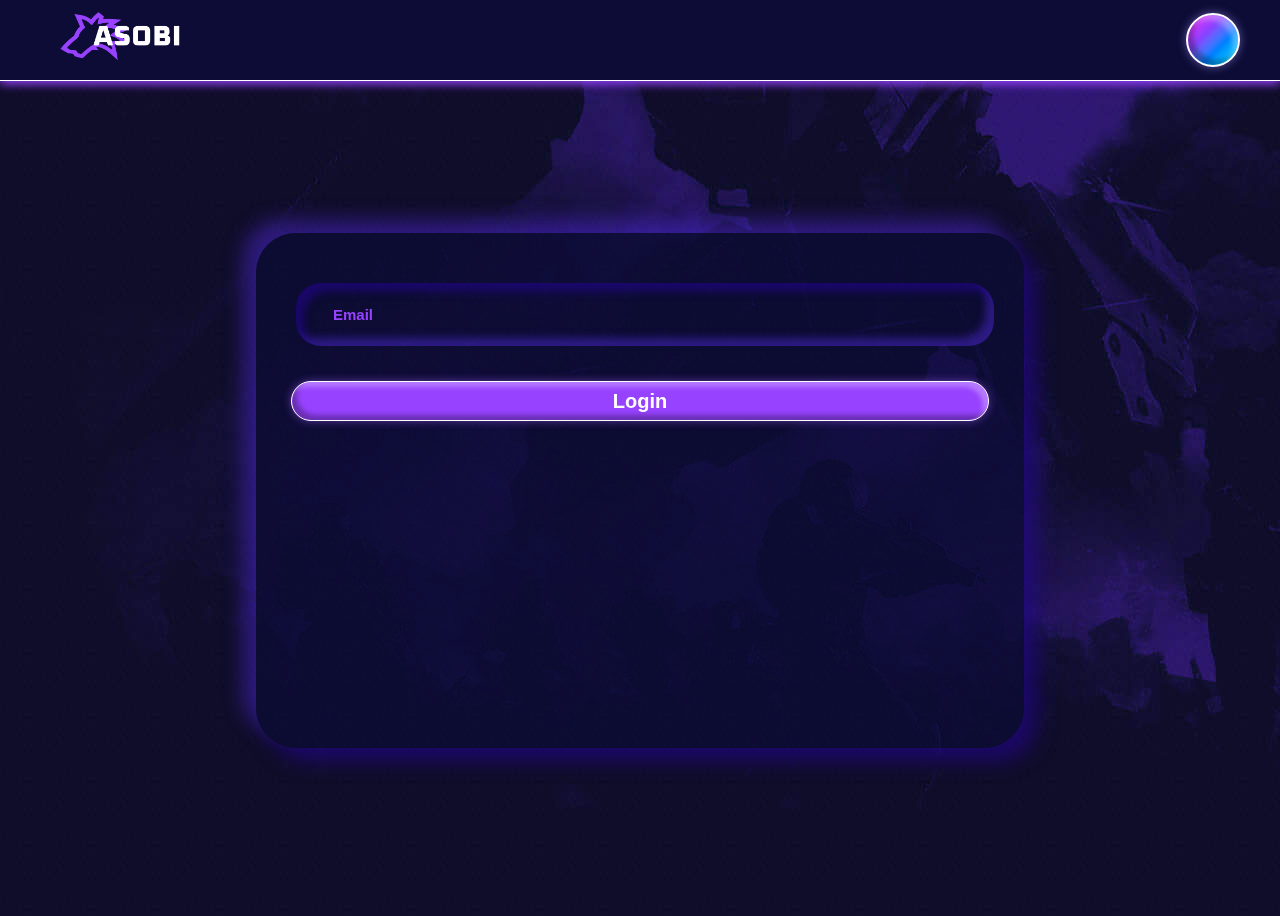
<file: Asobi/Pages/Forgot-password/forgot_password.html>
<!DOCTYPE html>
<html lang="en">
<head>
    <meta charset="UTF-8">
    <meta http-equiv="X-UA-Compatible" content="IE=edge">
    <meta name="viewport" content="width=device-width, initial-scale=1.0">
    <!-- 
      - primary meta tags
    -->
    <title>Asobi - For True Gamers!</title>
    <meta name="title" content="Asobi - For True Gamers!">
    <meta name="description" content="This is a video games website made by Imrane Mejouate">
    <!-- 
      - google font link
    -->
    <link rel="preconnect" href="https://fonts.googleapis.com">
    <link rel="preconnect" href="https://fonts.gstatic.com" crossorigin>
    <link href="https://fonts.googleapis.com/css2?family=Oxanium:wght@400;500;600;700&display=swap" rel="stylesheet">
  
        <!-- 
      - Icons
     -->
     <link rel="stylesheet" href="https://cdnjs.cloudflare.com/ajax/libs/font-awesome/6.5.1/css/all.min.css" integrity="sha512-DTOQO9RWCH3ppGqcWaEA1BIZOC6xxalwEsw9c2QQeAIftl+Vegovlnee1c9QX4TctnWMn13TZye+giMm8e2LwA==" crossorigin="anonymous" referrerpolicy="no-referrer" />

    <!-- 
      - custom css link
    -->
    <link rel="stylesheet" href="style.css">

    <!-- <meta http-equiv="refresh" content="5"> -->
</head>



<body id="top">


      <!-- 
    - #HEADER
  -->

  <header class="header">
    <div class="container header-container">

      <a href="../Home/Index.html" class="logo">
        <img src="../../images/logo.png" width="100" height="53" alt="Asobi home">
      </a>
        
        <a href="../LogIn/Login.html" class="log-btn"><i class="fa-regular fa-user"></i></a>
    </div>
  </header>


        <!-- 
        - #MAIN
      -->

<main>
  <input type="checkbox" id="Log-btn" class="login">
    <article class="login-container">

      
        <div class="front">
            
             <div class="login-div">
                 <div class="big-login-list">
                        <form action="../After-login/Home/Index.html" method="post">
                          <div class="fields">
                              <div class="email"><i class="fa-solid fa-envelope svg"></i><input type="email" name="Email" class="email-input" placeholder="Email" required></div>
                          </div>
                          <button type="submit" class="signin-button">Login</button>
                        </form>
                 </div>
             </div>
        </div>
    </article>
</main>

</body>
</html>
</file>
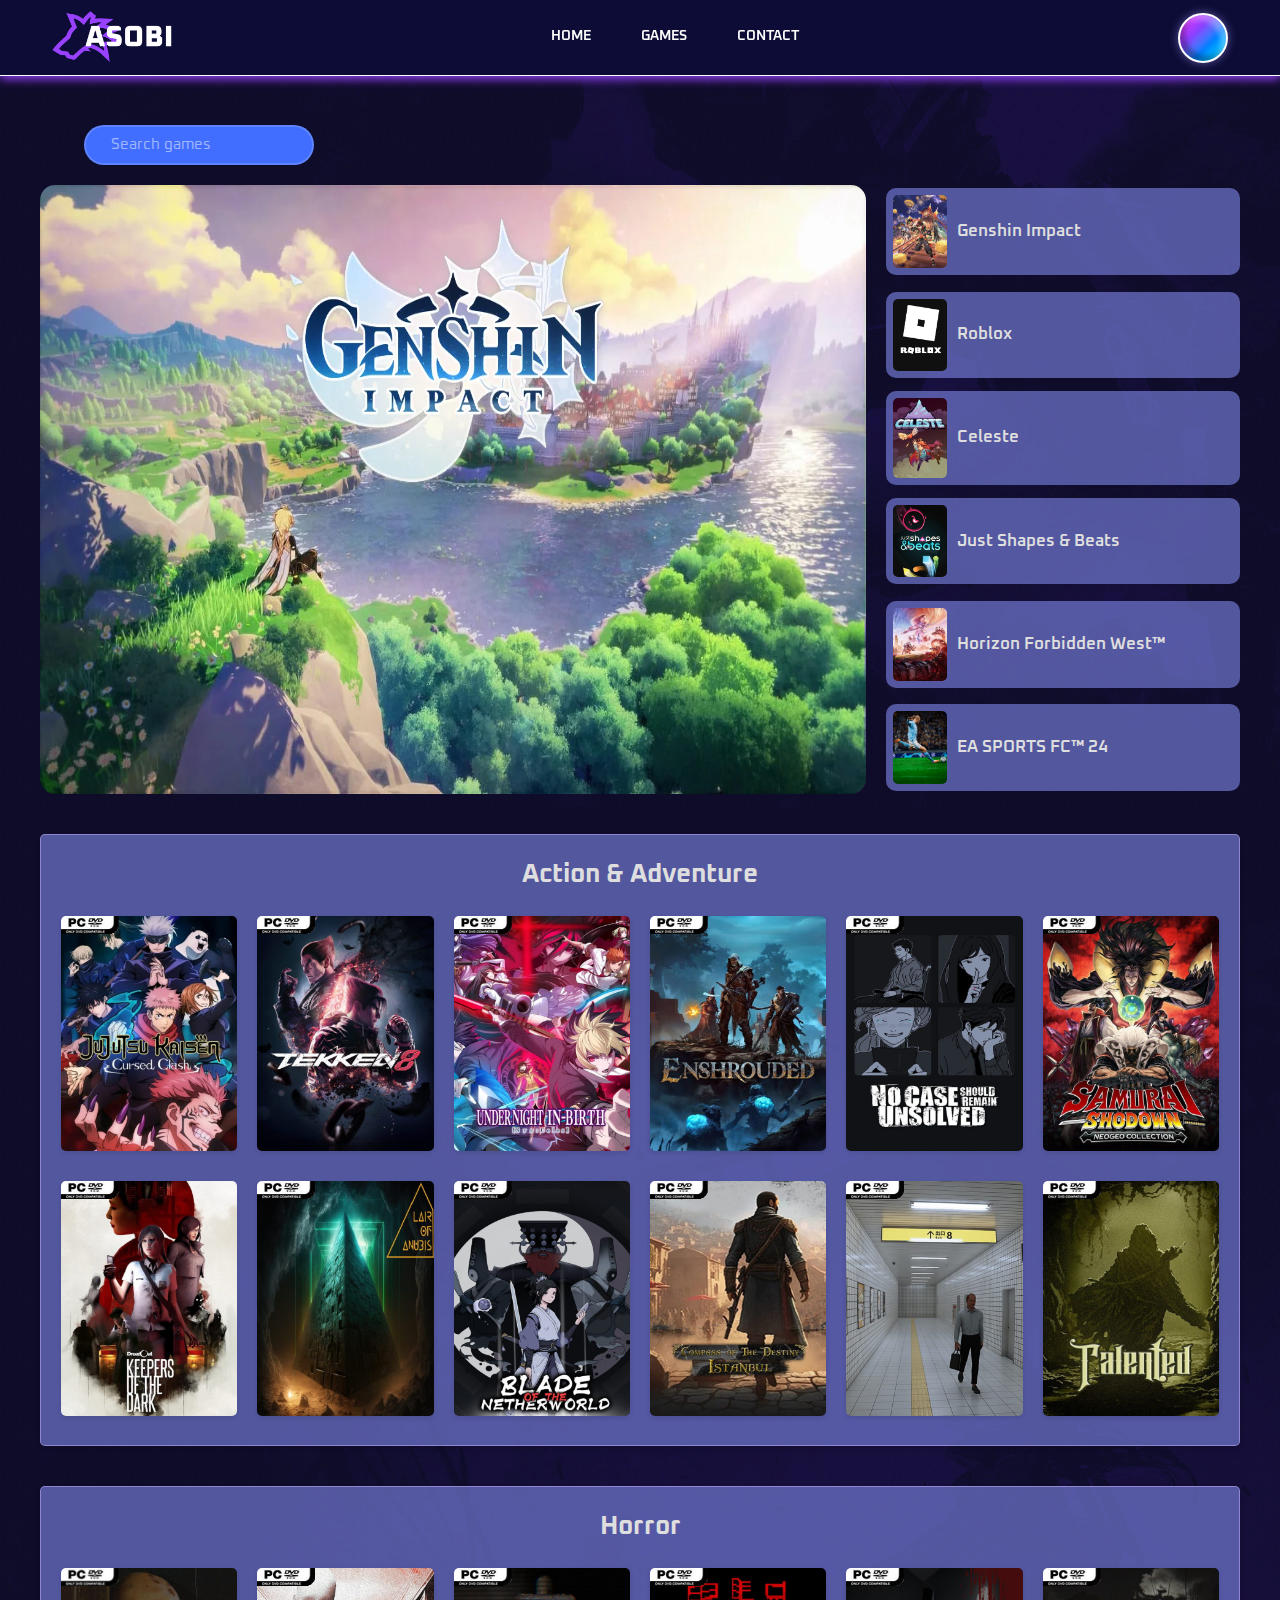
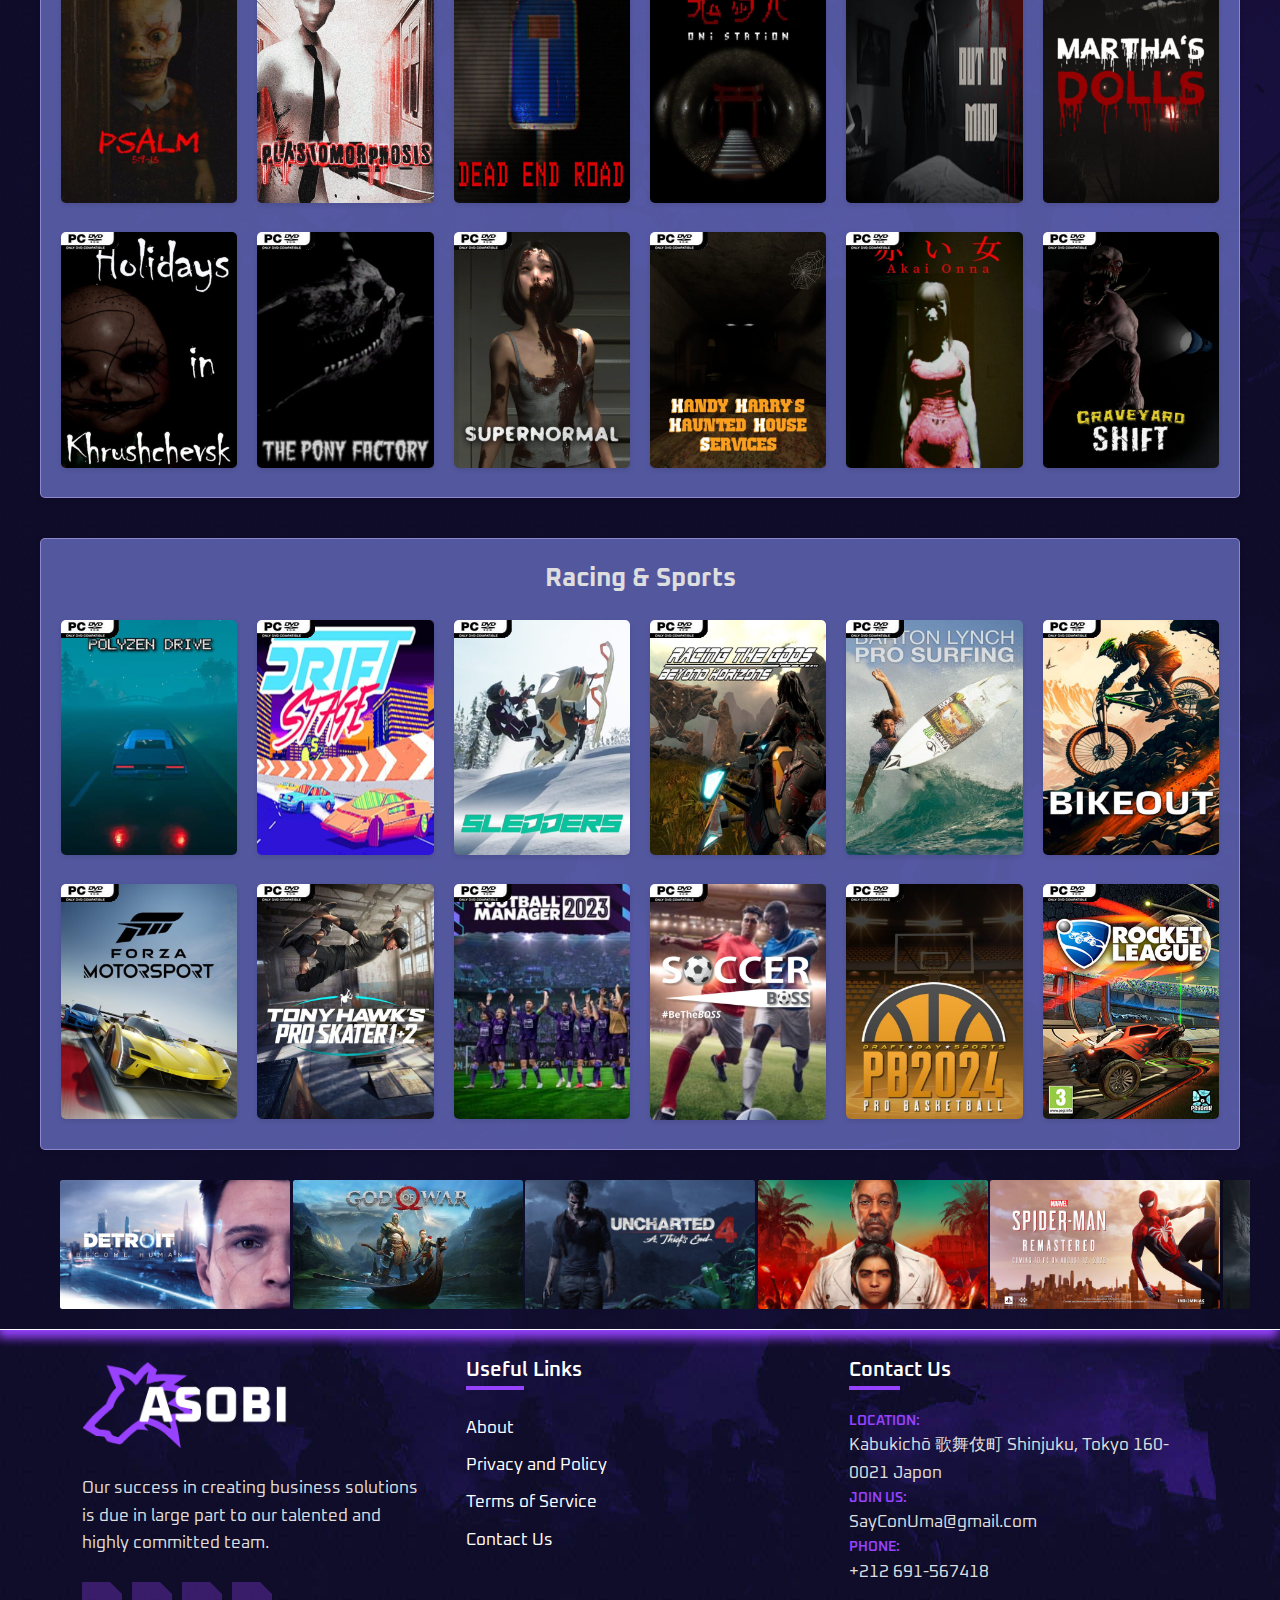
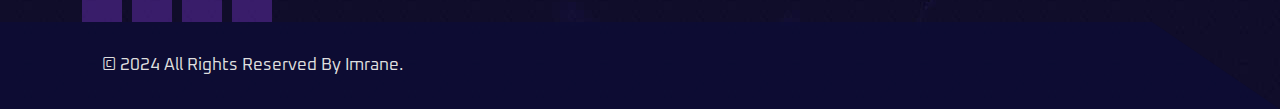
<file: Asobi/Pages/Games/Games.html>
<!DOCTYPE html>
<html lang="en">
<head>
    <meta charset="UTF-8">
    <meta http-equiv="X-UA-Compatible" content="IE=edge">
    <meta name="viewport" content="width=device-width, initial-scale=1.0">
    
    <!-- 
      - primary meta tags
    -->

    <title>Asobi - For True Gamers!</title>
    <meta name="title" content="Asobi - For True Gamers!">
    <meta name="description" content="This is a video games website made by Imrane Mejouate">
    <!-- 
      - google font link
    -->

    <link rel="preconnect" href="https://fonts.googleapis.com">
    <link rel="preconnect" href="https://fonts.gstatic.com" crossorigin>
    <link href="https://fonts.googleapis.com/css2?family=Oxanium:wght@400;500;600;700&display=swap" rel="stylesheet">
  
    <!-- 
      - Icons
     -->
     <link rel="stylesheet" href="https://cdnjs.cloudflare.com/ajax/libs/font-awesome/6.5.1/css/all.min.css" integrity="sha512-DTOQO9RWCH3ppGqcWaEA1BIZOC6xxalwEsw9c2QQeAIftl+Vegovlnee1c9QX4TctnWMn13TZye+giMm8e2LwA==" crossorigin="anonymous" referrerpolicy="no-referrer" />

    <!-- 
      - custom css link
    -->
    <link rel="stylesheet" href="style.css">

    <!-- <meta http-equiv="refresh" content="5"> -->
</head>



<body id="top">

    
      <!-- 
    - #HEADER
  -->

<header class="header">
    <div class="container header-container">

      <a href="../Home/Index.html" class="logo">
        <img src="../../images/logo.png" width="100" height="53" alt="Asobi home">
      </a>


      
      <label for="nav-toggle-btn" class="label-nav-toggle-btn">
        <input type="checkbox" id="nav-toggle-btn" class="nav-toggle-btn-active">
        <span class="line line-1"></span>
        <span class="line line-2"></span>
        <span class="line line-3"></span>
        <nav class="navbar">
            <ul class="navbar-list">
        
              <li class="navbar-item">
                <a href="../Home/Index.html" class="navbar-link">home</a>
              </li>

              <li class="navbar-item">
                <a href="../Games/Games.html" class="navbar-link">Games</a>
              </li>
              
              <li class="navbar-item">
                <a href="#contact" class="navbar-link">contact</a>
              </li>
            </ul>
          </nav>
        </label>
        
        <a href="../LogIn/Login.html" class="log-btn"><i class="fa-regular fa-user"></i></a>
    </div>
</header>

<main>

  <article>
    
    <div class="src">
      <div class="search">
        <label for="srch" class="srch-icon"><i class="fa-solid fa-magnifying-glass"></i></label>
        <input type="search" class="search-bar" id="srch" placeholder="Search games">
      </div>
    </div>

    
    <div class="slider-container">

      <div class="slider-wrapper">
        
        <div class="slider">
          <div id="slide-1" class="img1">
            <a href="https://genshin.hoyoverse.com/en/"><img src="../../images/G-I.avif" alt="Genshin Impact"></a>
          </div>
          <div id="slide-2" class="img2">
            <a href="https://store.epicgames.com/en-US/p/avatar-frontiers-of-pandora"><img src="../../images/Roblox.jpg" alt="Roblox"></a>
          </div>
          <div id="slide-3" class="img3">
            <a href="https://steamunlocked.net/36-celeste-free-download/"><img src="../../images/Celestemini.jpg" alt="Celeste"></a>
          </div>
          <div id="slide-4" class="img4">
            <a href="https://steamunlocked.net/63eb3-just-shapes-and-beats-free-download/"><img src="../../images/minJSAB.jpg" alt="Just Shapes And Beats"></a>
          </div>
          <div id="slide-5" class="img5">
            <a href="https://www.instant-gaming.com/fr/15086-acheter-horizon-forbidden-west-complete-edition-complete-edition-pc-jeu-steam-europe/"><img src="../../images/Horizon.avif" alt="Horizon"></a>
          </div>
          <div id="slide-6" class="img6">
            <a href="https://store.epicgames.com/en-US/p/ea-sports-fc-24"><img src="../../images/Football.avif" alt="EA SPORTS"></a>
          </div>
        </div>

        <div class="slider-nav">
          <a href="#slide-1"></a>
          <a href="#slide-2"></a>
          <a href="#slide-3"></a>
          <a href="#slide-4"></a>
          <a href="#slide-5"></a>
          <a href="#slide-6"></a>
        </div>

      </div>
    </div>

    <div class="big-slider-container">
      <div class="big-slider-wrapper">
        <div class="auto-slider">
          
            <a href="https://genshin.hoyoverse.com/en/"><img src="../../images/Bigame1.avif" alt="Genshin Impact"></a>
            <a href="https://www.roblox.com/download"><img src="../../images/Bigame2.jpg" alt="Roblox"></a>
            <a href="https://steamunlocked.net/36-celeste-free-download/"><img src="../../images/Celeste.jpg" alt="Celeste"></a>
            <a href="https://steamunlocked.net/63eb3-just-shapes-and-beats-free-download/"><img src="../../images/JSAB.jpg" alt="Just Shapes And Beats"></a>
            <a href="https://www.instant-gaming.com/fr/15086-acheter-horizon-forbidden-west-complete-edition-complete-edition-pc-jeu-steam-europe/"><img src="../../images/Bigame3.avif" alt="Horizon"></a>
            <a href="https://store.epicgames.com/en-US/p/ea-sports-fc-24"><img src="../../images/Bigame6.avif" alt="EA SPORTS"></a>
            <a href="https://genshin.hoyoverse.com/en/"><img src="../../images/Bigame1.avif" alt="Genshin Impact"></a>
        </div>
        
      </div>

      <div class="nauto-slider-games">
      
          <div class="nauto-container">
            <div class="nauto-img">
              <a href="https://genshin.hoyoverse.com/en/">
                <img src="../../images/G-I.avif" alt="Genshin Impact">
                <p>Genshin Impact</p>
              </a>
            </div>
            <div class="nauto-img">
              <a href="https://www.roblox.com/download">
                <img src="../../images/Roblox.png" alt="Roblox">
                <p>Roblox</p>
              </a>
            </div>
            <div class="nauto-img">
              <a href="https://steamunlocked.net/36-celeste-free-download/">
                <img src="../../images/Celestemini.jpg" alt="Celeste">
                <p>Celeste</p>
              </a>
            </div>
            <div class="nauto-img">
              <a href="https://steamunlocked.net/63eb3-just-shapes-and-beats-free-download/">
                <img src="../../images/minJSAB.jpg" alt="Just Shapes And Beats">
                <p>Just Shapes & Beats</p>
              </a>
            </div>
            <div class="nauto-img">
              <a href="https://www.instant-gaming.com/fr/15086-acheter-horizon-forbidden-west-complete-edition-complete-edition-pc-jeu-steam-europe/">
                <img src="../../images/Horizon.avif" alt="Horizon">
                <p>Horizon Forbidden West™</p>
              </a>
            </div>
            <div class="nauto-img">
              <a href="https://store.epicgames.com/en-US/p/ea-sports-fc-24">
                <img src="../../images/Football.avif" alt="EA SPORTS">
                <p>EA SPORTS FC™ 24</p>
              </a>
            </div>
          </div>

      </div>

    </div>

    <div class="games-container">
      <h2 class="games-grid-h2">Action & Adventure</h2>
        <div class="games-grid">

          <div class="game-card"><a href="https://steamunlocked.net/e0c89-jujutsu-kaisen-cursed-clash-free-download/"><img src="../../images/Home-games/Action-Adventure/G1.webp" alt="Jujutsu Kaisen">
            <div class="img-content"><h4>Jujutsu Kaisen Cursed Clash Free Download</h4></div>
          </a></div>

          <div class="game-card"><a href="https://steamunlocked.net/d8a516-tekken-8-free-download/"><img src="../../images/Home-games/Action-Adventure/G2.webp" alt="TEKKEN 8">
            <div class="img-content"><h4>TEKKEN 8 Free Download</h4></div>
          </a></div>

          <div class="game-card"><a href="https://steamunlocked.net/f2ea18-under-night-in-birth-ii-sysceles-free-download/"><img src="../../images/Home-games/Action-Adventure/G3.webp" alt="UNDER NIGHT IN-BIRTH II">
            <div class="img-content"><h4>UNDER NIGHT IN-BIRTH II Sys:Celes Free Download</h4></div>
          </a></div>

          <div class="game-card"><a href="https://steamunlocked.net/7cb223-enshrouded-free-download/"><img src="../../images/Home-games/Action-Adventure/G4.webp" alt="Enshrouded">
            <div class="img-content"><h4>Enshrouded Free Download</h4></div>
          </a></div>

          <div class="game-card"><a href="https://steamunlocked.net/f53221-no-case-should-remain-unsolved-free-download/"><img src="../../images/Home-games/Action-Adventure/G5.webp" alt="No Case Should Remain Unsolved">
            <div class="img-content"><h4>No Case Should Remain Unsolved Free Download (v1.07)</h4></div>
          </a></div>

          <div class="game-card"><a href="https://steamunlocked.net/195a32-samurai-shodown-neogeo-collection-free-download/"><img src="../../images/Home-games/Action-Adventure/G6.webp" alt="SAMURAI SHODOWN NEOGEO COLLECTION">
            <div class="img-content"><h4>SAMURAI SHODOWN NEOGEO COLLECTION Free Download</h4></div>
          </a></div>

          <div class="game-card"><a href="https://steamunlocked.net/fe0a34-dreadout-keepers-of-the-dark-free-download/"><img src="../../images/Home-games/Action-Adventure/G7.webp" alt="DreadOut: Keepers of The Dark">
            <div class="img-content"><h4>DreadOut: Keepers of The Dark Free Download</h4></div>
          </a></div>

          <div class="game-card"><a href="https://steamunlocked.net/lair-of-anubis-free-download/"><img src="../../images/Home-games/Action-Adventure/G8.webp" alt="Lair Of Anubis">
            <div class="img-content"><h4>Lair Of Anubis Free Download</h4></div>
          </a></div>

          <div class="game-card"><a href="https://steamunlocked.net/blade-of-the-netherworld-free-download/"><img src="../../images/Home-games/Action-Adventure/G9.webp" alt="Blade Of The Netherworld">
            <div class="img-content"><h4>Blade Of The Netherworld Free Download</h4></div>
          </a></div>

          <div class="game-card"><a href="https://steamunlocked.net/c1e56-compass-of-destiny-istanbul-free-download/"><img src="../../images/Home-games/Action-Adventure/G10.webp" alt="Compass of Destiny: Istanbul">
            <div class="img-content"><h4>Compass of Destiny: Istanbul Free Download (v2023.11.30)</h4></div>
          </a></div>

          <div class="game-card"><a href="https://steamunlocked.net/the-exit-8-free-download/"><img src="../../images/Home-games/Action-Adventure/G11.webp" alt="The Exit 8">
            <div class="img-content"><h4>The Exit 8 Free Download</h4></div>
          </a></div>

          <div class="game-card"><a href="https://steamunlocked.net/talented-free-download/"><img src="../../images/Home-games/Action-Adventure/G12.webp" alt="Talented">
            <div class="img-content"><h4>Talented Free Download (v0.10.34)</h4></div>
          </a></div>

      </div>
    </div>

    <div class="games-container">
      <h2 class="games-grid-h2">Horror</h2>
        <div class="games-grid">
          
          <div class="game-card"><a href="https://steamunlocked.net/psalm-59-13-free-download/"><img src="../../images/Home-games/Horror/psalm.webp" alt="Psalm 5:9-13">
            <div class="img-content"><h4>Psalm 5:9-13 Free Download</h4></div>
          </a></div>

          <div class="game-card"><a href="https://steamunlocked.net/740d18-plastomorphosis-free-download/"><img src="../../images/Home-games/Horror/G1.webp" alt="Plastomorphosis">
            <div class="img-content"><h4><span class="big-text">Plastomorphosis</span> Free Download</h4></div>
          </a></div>

          <div class="game-card"><a href="https://steamunlocked.net/d5b217-dead-end-road-free-download/"><img src="../../images/Home-games/Horror/G2.jpg" alt="Dead End Road">
            <div class="img-content"><h4>Dead End Road Free Download (v1.6D)</h4></div>
          </a></div>

          <div class="game-card"><a href="https://steamunlocked.net/a22319-oni-station-free-download/"><img src="../../images/Home-games/Horror/G3.webp" alt="Oni Station">
            <div class="img-content"><h4>Oni Station Free Download (v1.2.0)</h4></div>
          </a></div>

          <div class="game-card"><a href="https://steamunlocked.net/956e18-out-of-mind-free-download/"><img src="../../images/Home-games/Horror/G4.jpg" alt="Out Of Mind">
            <div class="img-content"><h4>Out Of Mind Free Download</h4></div>
          </a></div>

          <div class="game-card"><a href="https://steamunlocked.net/b27322-marthas-dolls-free-download/"><img src="../../images/Home-games/Horror/G5.webp" alt="Martha’s Dolls">
            <div class="img-content"><h4>Martha’s Dolls Free Download</h4></div>
          </a></div>

          <div class="game-card"><a href="https://steamunlocked.net/4dd026-holidays-in-khrushchevsk-free-download/"><img src="../../images/Home-games/Horror/G6.webp" alt="Holidays In Khrushchevsk">
            <div class="img-content"><h4>Holidays In Khrushchevsk Free Download</h4></div>
          </a></div>

          <div class="game-card"><a href="https://steamunlocked.net/bac929-the-pony-factory-free-download/"><img src="../../images/Home-games/Horror/G8.webp" alt="The Pony Factory">
            <div class="img-content"><h4>The Pony Factory Free Download</h4></div>
          </a></div>

          <div class="game-card"><a href="https://steamunlocked.net/3a9933-supernormal-free-download/"><img src="../../images/Home-games/Horror/G9.webp" alt="Supernormal">
            <div class="img-content"><h4>Supernormal Free Download (v1.3.3)</h4></div>
          </a></div>

          <div class="game-card"><a href="https://steamunlocked.net/e1782-handy-harrys-haunted-house-services-free-download/"><img src="../../images/Home-games/Horror/G10.webp" alt="Handy Harry’s Haunted House Services">
            <div class="img-content"><h4>Handy Harry’s Haunted House Services Free Download</h4></div>
          </a></div>

          <div class="game-card"><a href="https://steamunlocked.net/bf6e2-akai-onna-free-download/"><img src="../../images/Home-games/Horror/G11.webp" alt="Akai Onna">
            <div class="img-content"><h4>Akai Onna Free Download (v1.00)</h4></div>
          </a></div>

          <div class="game-card"><a href="https://steamunlocked.net/88b05-graveyard-shift-free-download/"><img src="../../images/Home-games/Horror/G12.webp" alt="Graveyard Shift">
            <div class="img-content"><h4>Graveyard Shift Free Download</h4></div>
          </a></div>

      </div>
    </div>

    <div class="games-container">
      <h2 class="games-grid-h2">Racing & Sports</h2>
        <div class="games-grid">

          <div class="game-card"><a href="https://steamunlocked.net/b0d918-polyzen-drive-free-download/"><img src="../../images/Home-games/Racing-Sport/G1.webp" alt="Polyzen Drive">
            <div class="img-content"><h4>Polyzen Drive Free Download</h4></div>
          </a></div>

          <div class="game-card"><a href="https://steamunlocked.net/251f2-drift-stage-free-download/"><img src="../../images/Home-games/Racing-Sport/G2.webp" alt="Drift Stage">
            <div class="img-content"><h4>Drift Stage Free Download</h4></div>
          </a></div>

          <div class="game-card"><a href="https://steamunlocked.net/sledders-free-download/"><img src="../../images/Home-games/Racing-Sport/G3.webp" alt="Sledders">
            <div class="img-content"><h4>Sledders Free Download</h4></div>
          </a></div>

          <div class="game-card"><a href="https://steamunlocked.net/racing-the-gods-beyond-horizons-free-download/"><img src="../../images/Home-games/Racing-Sport/G4.webp" alt="Racing The Gods – Beyond Horizons">
            <div class="img-content"><h4>Racing The Gods – Beyond Horizons Free Download</h4></div>
          </a></div>

          <div class="game-card"><a href="https://steamunlocked.net/0bfe11-barton-lynch-pro-surfing-free-download/"><img src="../../images/Home-games/Racing-Sport/G5.webp" alt="Barton Lynch Pro Surfing">
            <div class="img-content"><h4>Barton Lynch Pro Surfing Free Download</h4></div>
          </a></div>

          <div class="game-card"><a href="https://steamunlocked.net/56c010-bikeout-free-download/"><img src="../../images/Home-games/Racing-Sport/G6.webp" alt="BIKEOUT">
            <div class="img-content"><h4>BIKEOUT Free Download</h4></div>
          </a></div>

          <div class="game-card"><a href="https://steamunlocked.net/9-forza-motorsport-free-download/"><img src="../../images/Home-games/Racing-Sport/G7.webp" alt="Forza Motorsport">
            <div class="img-content"><h4>Forza Motorsport Free Download (v1.488.4.138.0)</h4></div>
          </a></div>

          <div class="game-card"><a href="https://steamunlocked.net/22-tony-hawks-pro-skater-1-2-free-download/"><img src="../../images/Home-games/Racing-Sport/G8.webp" alt="Tony Hawk’s Pro Skater 1 + 2">
            <div class="img-content"><h4>Tony Hawk’s Pro Skater 1 + 2 Free Download</h4></div>
          </a></div>

          <div class="game-card"><a href="https://steamunlocked.net/1a1670-football-manager-2023-free-download/"><img src="../../images/Home-games/Racing-Sport/G9.webp" alt="Football Manager 2023">
            <div class="img-content"><h4>Football Manager 2023 Free Download</h4></div>
          </a></div>

          <div class="game-card"><a href="https://steamunlocked.net/2-soccer-boss-free-download/"><img src="../../images/Home-games/Racing-Sport/G10.webp" alt="Soccer Boss">
            <div class="img-content"><h4>Soccer Boss Free Download</h4></div>
          </a></div>

          <div class="game-card"><a href="https://steamunlocked.net/8e238-draft-day-sports-pro-basketball-2024-free-download/"><img src="../../images/Home-games/Racing-Sport/G11.webp" alt="Draft Day Sports: Pro Basketball 2024">
            <div class="img-content"><h4>Draft Day Sports: Pro Basketball 2024 Free Download (v13.0)</h4></div>
          </a></div>

          <div class="game-card"><a href="https://steamunlocked.net/203d86-rocket-league-free-v9-download/"><img src="../../images/Home-games/Racing-Sport/G12.jpg" alt="Rocket League">
            <div class="img-content"><h4>Rocket League Free Download (v1.42)</h4></div>
          </a></div>

      </div>
    </div>


      <section class="scroll-games-container">
        <div class="scroll-games">
          <div class="media-container">
            <div class="media-scroller">
              <!--   Group 1 -->
              <div class="media-group" id="group-1">
                <div class="media-element">
                  <a href="https://steamunlocked.net/620a33-detroit-become-human-free-download/"><img src="../../images/Game1_1.jpeg">
                  <div class="img-content">
                    <h4>Detroit:<br> Become Human Free Download (v2023.09.28)</h4>
                  </div>
                  </a>
                </div>
                <div class="media-element">
                  <a href="https://www.playstation.com/en-us/games/god-of-war-ragnarok/"><img src="../../images/Game2_1.avif">
                  <div class="img-content">
                    <h4>God Of War <br> Ragnarok</h4>
                  </div>
                  </a>
                </div>
                <div class="media-element">
                  <a href="https://www.playstation.com/en-us/games/uncharted-4-a-thiefs-end/"><img src="../../images/Game3_1.jpg">
                  <div class="img-content">
                    <h4>uncharted 4 <br> A Thief's end</h4>
                  </div>
                  </a>
                </div>
                <div class="media-element">
                  <a href="https://steamunlocked.net/3dd762-far-cry-6-free-download/"><img src="../../images/Game4_1.jpg">
                  <div class="img-content">
                    <h4>Far Cry 6 <br> Free Download <br> (v1.5.0 & ALL DLC)</h4>
                  </div>
                  </a>
                </div>
                <div class="media-element">
                  <a href="https://repack-games.com/marvels-spider-man-remastered-free-download-vi29/"><img src="../../images/news-3.jpg">
                  <div class="img-content">
                    <h4 class="big-game-text">Marvel’s Spider-Man Remastered Free Download (v2.616.0.0 + ALL DLCs)</h4>
                  </div>
                  </a>
                </div>
                <a class="next ascg" href="#group-2" aria-label="next">
                  <i class="fa-solid fa-chevron-right next-arrow"></i>
                </a>
              </div>
              <!-- Group 2   -->
              <div class="media-group" id="group-2">
                <a class="previous ascg" href="#group-1">
                  <i class="fa-solid fa-chevron-left pervious-arrow"></i>
                </a>
                <div class="media-element">
                  <a href="https://steamunlocked.net/c8a9136-resident-evil-village-free-download/"><img src="../../images/Game1_2.webp" alt="">
                    <div class="img-content">
                      <h4>Resident Evil Village <br> Free Download <br> (v2023.06.26 & ALL DLC)</h4>
                    </div>
                  </a>
                </div>
                <div class="media-element">
                  <a href="https://steamunlocked.net/500c26-little-nightmares-free-download/"><img src="../../images/Game2_2.webp" alt="">
                    <div class="img-content">
                      <h4>Little Nightmares <br> Free Download <br> (Incl. All Chapters)</h4>
                    </div>
                  </a>
                </div>
                <div class="media-element">
                  <a href="https://steamunlocked.net/9-five-nights-at-freddys-free-download/"><img src="../../images/Game3_2.avif" alt="">
                    <div class="img-content">
                      <h4>Five Nights At Freddy's <br> Free Download</h4>
                    </div>
                  </a>
                </div>
                <div class="media-element">
                  <a href="https://steamunlocked.net/43e71-fears-to-fathom-home-alone-free-download/"><img src="../../images/Game4_2.jpg" alt="">
                    <div class="img-content">
                      <h4>Fears To Fathom <br> Home Alone <br> Free Download</h4>
                    </div>
                  </a>
                </div>
                <div class="media-element">
                  <a href="https://steamunlocked.net/35-outlast-free-download/"><img src="../../images/Game5_2.jpg" alt="">
                    <div class="img-content">
                      <h4>Outlast + Whistleblower DLC <br> Free Download</h4>
                    </div>
                  </a>
                </div>
                <a class="next ascg" href="#group-3" aria-label="next">
                  <i class="fa-solid fa-chevron-right next-arrow"></i>
                </a>
              </div>
              <!-- Group 3   -->
              <div class="media-group" id="group-3">
                <a class="previous ascg" href="#group-2">
                  <i class="fa-solid fa-chevron-left pervious-arrow"></i>
                </a>
                <div class="media-element">
                  <a href="https://tlauncher.org/en/"><img src="../../images/Game1_3.jpeg" alt="Minecraft">
                    <div class="img-content">
                      <h4>Minecraft <br> Free Download</h4>
                    </div>
                  </a>
                </div>
                <div class="media-element">
                  <a href="https://steamunlocked.net/15-ark-survival-ascended-free-download/"><img src="../../images/Game2_3.jpg" alt="ARK">
                    <div class="img-content">
                      <h4>Ark survival ascended <br> Free Download</h4>
                    </div>
                  </a>
                </div>
                <div class="media-element">
                  <a href="https://store.steampowered.com/app/252490/Rust/"><img src="../../images/Game3_3.jpg" alt="Rust">
                    <div class="img-content">
                      <h4>Rust<br> Free Download</h4>
                    </div>
                  </a>
                </div>
                <div class="media-element">
                  <a href="https://store.steampowered.com/app/648800/Raft/"><img src="../../images/Game4_3.jpg" alt="Raft">
                    <div class="img-content">
                      <h4>Raft <br> Free Download</h4>
                    </div>
                  </a>
                </div>
                <div class="media-element">
                  <a href="https://steamunlocked.net/93-the-forest-free-v4-download/"><img src="../../images/Game5_3.jpg" alt="The Forest">
                    <div class="img-content">
                      <h4>The Forest <br> Free Download</h4>
                    </div>
                  </a>
                </div>
                <a class="next ascg" href="#group-4" aria-label="next">
                  <i class="fa-solid fa-chevron-right next-arrow"></i>
                </a>
              </div>
              <!--  Group 4  -->
              <div class="media-group" id="group-4">
                <a class="previous ascg" href="#group-3">
                  <i class="fa-solid fa-chevron-left pervious-arrow"></i>
                </a>
                <div class="media-element">
                  <a href="https://www.fortnite.com/?lang=en-US"><img src="../../images/Game1_4.jpg" alt="Fortnite">
                    <div class="img-content">
                      <h4>Fortnite <br> Free Download</h4>
                    </div>
                  </a>
                </div>
                <div class="media-element">
                  <a href="https://pubg.com/en/main"><img src="../../images/Game2_4.avif" alt="PUBG: BATTLEGROUNDS">
                    <div class="img-content">
                      <h4>PUBG: BATTLEGROUNDS</h4>
                    </div>
                  </a>
                </div>
                <div class="media-element">
                  <a href="https://www.callofduty.com/ar/"><img src="../../images/Game3_4.jpg" alt="Call Of Duty">
                    <div class="img-content">
                      <h4>Call Of Duty</h4>
                    </div>
                  </a>
                </div>
                <div class="media-element">
                  <a href="https://playvalorant.com/ar-ae/"><img src="../../images/Game4_4.jpeg" alt="Valorant">
                    <div class="img-content">
                      <h4>Valorant<br> Free Download</h4>
                    </div></a>
                </div>
                <div class="media-element">
                  <a href="https://overwatch.blizzard.com/en-us/"><img src="../../images/Game5_4.jpg" alt="Overwatch">
                    <div class="img-content">
                      <h4>Overwatch</h4>
                    </div></a>
                </div>
              </div>
              <div class="navigation-indicators">
                <div></div>
                <div></div>
                <div></div>
                <div></div>
              </div>
            </div>
          </div>
        </div>
      </section>


  </article>
  
</main>

      <!-- 
    - #BACK TO TOP
  -->

<div class="back-top">
  <a href="#top" class="back-top-btn">
      <i name="arrow-up-outline" class="fa-solid fa-arrow-up ion-icon"></i>
      <div class="stroke-top">
        <svg>
          <circle cx="25" cy="25" r="25.3"></circle>
        </svg>
      </div>
  </a>
  
</div>



    <!-- 
    - #FOOTER
  -->

  <footer class="footer">

    <div class="section footer-top">
      <div class="container">

        <div class="footer-brand">

          <a href="#top" class="logo">
            <img src="../../images/logo.png" width="110" height="53" alt="Asobi home">
          </a>

          <p class="footer-text">
            Our success in creating business solutions is due in large part to our talented and highly committed team.
          </p>

          <ul class="social-list">
            <li>
              <a href="https://www.facebook.com" class="social-link">
                <i class="fa-brands fa-facebook"></i>
              </a>
            </li>

            <li>
              <a href="https://www.twitter.com" class="social-link">
                <i class="fa-brands fa-twitter"></i>
              </a>
            </li>

            <li>
              <a href="https://www.instagram.com" class="social-link">
                <i class="fa-brands fa-instagram"></i>
              </a>
            </li>

            <li>
              <a href="https://www.youtube.com" class="social-link">
                <i class="fa-brands fa-youtube"></i>
              </a>
            </li>
          </ul>

        </div>

        <div class="footer-list">

          <p class="title footer-list-title has-after">Useful Links</p>
          <ul>

            <li>
              <a href="../About/About.html" class="footer-link">About</a>
            </li>

            <li>
              <a href="../Privacy-and-Policy/Privacy_and_policy.html" class="footer-link">Privacy and Policy</a>
            </li>

            <li>
              <a href="../Terms-of-Use/Terms_of_service.html" class="footer-link">Terms of Service</a>
            </li>

            <li>
              <a href="../Contact/contact.html" class="footer-link">Contact Us</a>
            </li>

          </ul>
        </div>

        <div class="footer-list">

          <p class="title footer-list-title has-after" id="contact">Contact Us</p>

          <div class="contact-item">
            <span class="span">Location:</span>
            <address class="contact-link">
              Kabukichō 歌舞伎町 Shinjuku, Tokyo 160-0021 Japon
            </address>
          </div>

          <div class="contact-item">
            <span class="span">Join Us:</span>
            <a href="mailto:SayConUma@gmail.com" class="contact-link">SayConUma@gmail.com</a>
          </div>

          <div class="contact-item">
            <span class="span">Phone:</span>
            <a href="tel:+212691567418" class="contact-link">+212 691-567418</a>
          </div>

        </div>

      </div>
    </div>





    <div class="footer-bottom">
      <div class="container">

        <p class="copyright">
          &copy; 2024 All Rights Reserved By Imrane.
        </p>

      </div>
    </div>

  </footer>

</body>
</html>
</file>
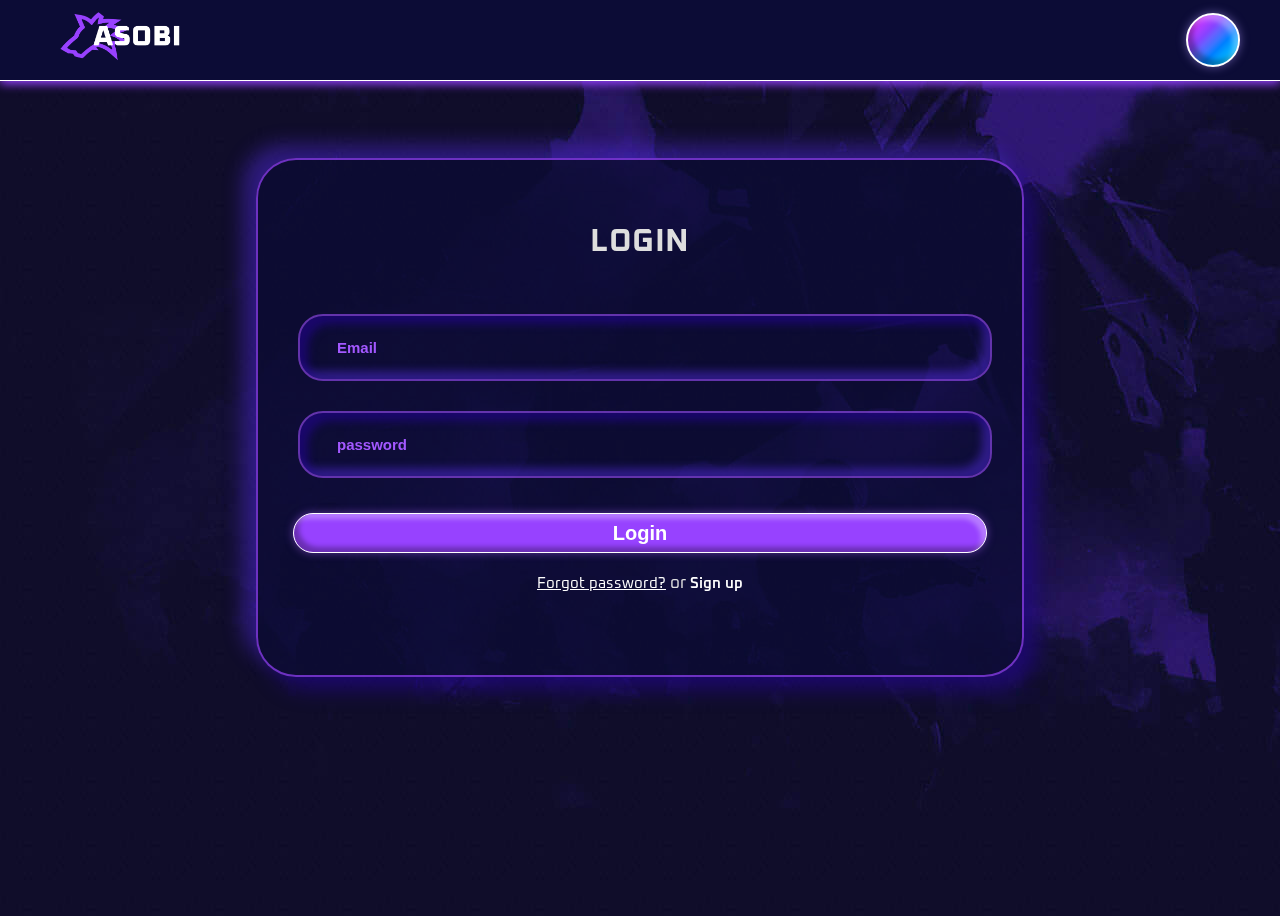
<file: Asobi/Pages/LogIn/Login.html>
<!DOCTYPE html>
<html lang="en">
<head>
    <meta charset="UTF-8">
    <meta http-equiv="X-UA-Compatible" content="IE=edge">
    <meta name="viewport" content="width=device-width, initial-scale=1.0">
    <!-- 
      - primary meta tags
    -->
    <title>Asobi - For True Gamers!</title>
    <link rel="shortcut icon" type="x-icon" href="../../images/login-icon.png">
    <meta name="title" content="Asobi - For True Gamers!">
    <meta name="description" content="This is a video games website made by Imrane Mejouate">
    <!-- 
      - google font link
    -->
    <link rel="preconnect" href="https://fonts.googleapis.com">
    <link rel="preconnect" href="https://fonts.gstatic.com" crossorigin>
    <link href="https://fonts.googleapis.com/css2?family=Oxanium:wght@400;500;600;700&display=swap" rel="stylesheet">
  
        <!-- 
      - Icons
     -->
     <link rel="stylesheet" href="https://cdnjs.cloudflare.com/ajax/libs/font-awesome/6.5.1/css/all.min.css" integrity="sha512-DTOQO9RWCH3ppGqcWaEA1BIZOC6xxalwEsw9c2QQeAIftl+Vegovlnee1c9QX4TctnWMn13TZye+giMm8e2LwA==" crossorigin="anonymous" referrerpolicy="no-referrer" />

    <!-- 
      - custom css link
    -->
    <link rel="stylesheet" href="style.css">

    <!-- <meta http-equiv="refresh" content="5"> -->
</head>



<body id="top">


      <!-- 
    - #HEADER
  -->

  <header class="header">
    <div class="container header-container">

      <a href="../Home/Index.html" class="logo">
        <img src="../../images/logo.png" width="100" height="53" alt="Asobi home">
      </a>
        
        <a href="../LogIn/Login.html" class="log-btn"><i class="fa-regular fa-user"></i></a>
    </div>
  </header>


        <!-- 
        - #MAIN
      -->

<main>
  <input type="checkbox" id="Log-btn" class="login">
    <article class="login-container">

      

             <div class="big-login-list">


               <!--
                  - #LOGIN
                -->
                <div class="front">
                  <div class="login-div">
                      <div class="log"><p>LOGIN</p></div>
                      <form action="../After-login/Home/Index.html" method="post">
                        <div class="fields">
                          <div class="email"><i class="fa-solid fa-envelope svg"></i><input max="2" type="email" name="Email" class="email-input" placeholder="Email" required></div>
                          <div class="password"><i class="fa-solid fa-lock svg"></i><input max="2" type="password" name="Password" class="password-input" placeholder="password" required></div>
                        </div>
                        <button type="submit" class="signin-button">Login</button>
                        <div class="link">
                            <a href="../Forgot-password/forgot_password.html" class="hov-btn">Forgot password?</a> or <label for="Log-btn" class="b-log hov-btn">Sign up</label>
                        </div>
                      </form>
                  </div>
                </div>
               
              <!--
               - #SIGN UP
              -->
               
                <div class="back">
                  <div class="signup-div">
                    <div class="log"><p>SIGNUP</p></div>
                  
                    <form action="../After-login/Home/Index.html" method="post">
                      <div class="fields">
                          <div class="user"><i class="fa-solid fa-user svg"></i><input type="text" name="First name" class="user-input" placeholder="First name" required></div>
                          <div class="user"><i class="fa-solid fa-user svg"></i><input type="text" name="Last name" class="user-input" placeholder="Last name" required></div>
                          <div class="email"><i class="fa-solid fa-envelope svg"></i><input type="email" name="Email" class="email-input" placeholder="Email" required></div>
                          <div class="password"><i class="fa-solid fa-lock svg"></i><input type="password" name="Password" class="password-input" placeholder="password" required></div>
                          <div class="password"><i class="fa-solid fa-lock svg"></i><input type="password" name="Confirm Password" class="password-input" placeholder="Confirm password" required></div>
                      </div>
                      <button type="submit" class="signin-button">Signup</button>
                      <div class="link">
                          <span class="hov-btn">Have an account?</span> <span> | </span><label for="Log-btn" class="b-log hov-btn">Login</label>
                      </div>
                    </form>
                  </div>
                </div>
             
            </div>

    </article>
</main>

</body>
</html>
</file>
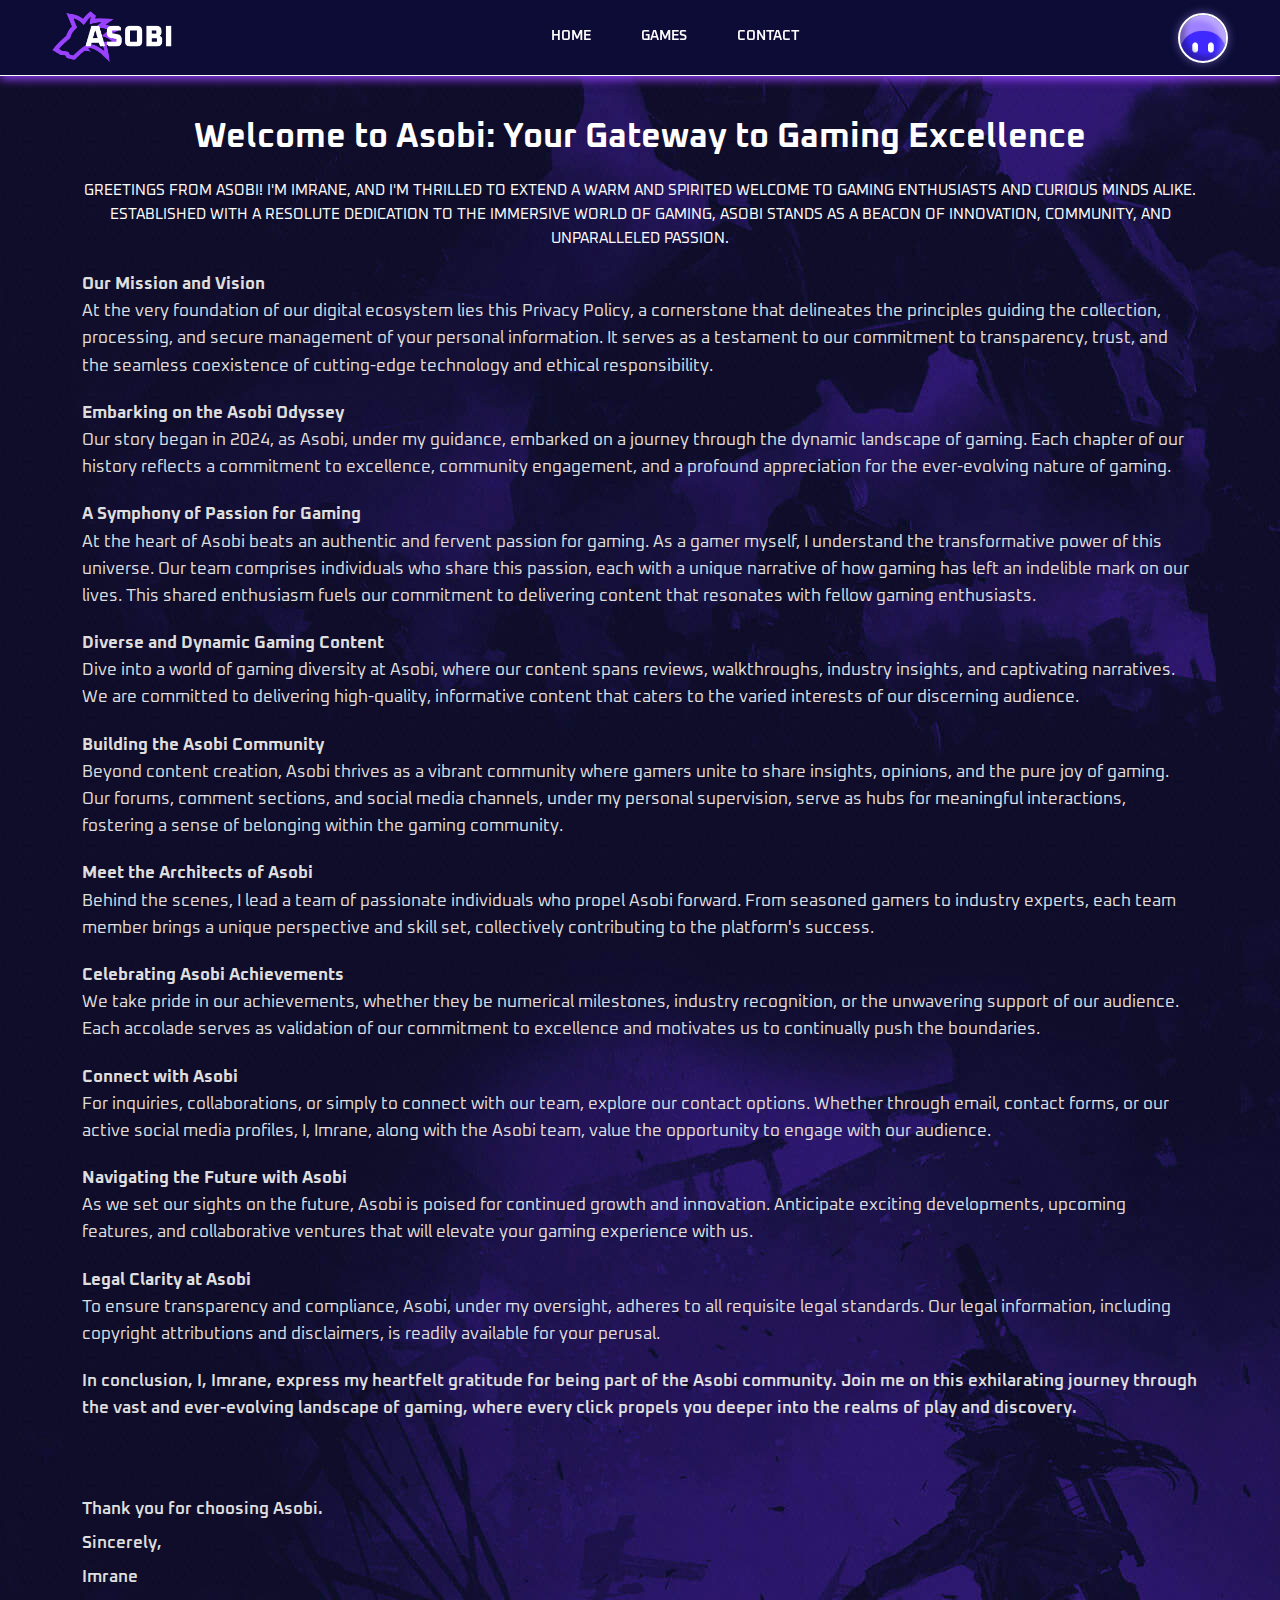
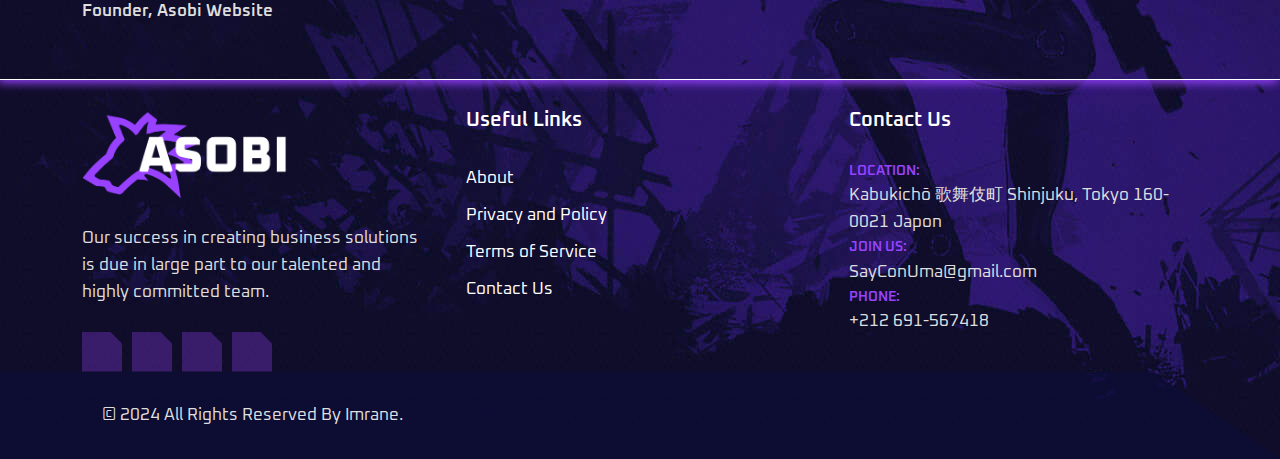
<file: Asobi/Pages/After-login/About/About.html>
<!DOCTYPE html>
<html lang="en">
<head>
    <meta charset="UTF-8">
    <meta http-equiv="X-UA-Compatible" content="IE=edge">
    <meta name="viewport" content="width=device-width, initial-scale=1.0">
    <!-- 
      - primary meta tags
    -->
    <title>Asobi - For True Gamers!</title>
    <link rel="shortcut icon" type="x-icon" href="../../../images/login-icon.png">
    <meta name="title" content="Asobi - For True Gamers!">
    <meta name="description" content="This is a video games website made by Imrane Mejouate">
    <!-- 
      - google font link
    -->
    <link rel="preconnect" href="https://fonts.googleapis.com">
    <link rel="preconnect" href="https://fonts.gstatic.com" crossorigin>
    <link href="https://fonts.googleapis.com/css2?family=Oxanium:wght@400;500;600;700&display=swap" rel="stylesheet">
  
        <!-- 
      - Icons
     -->
     <link rel="stylesheet" href="https://cdnjs.cloudflare.com/ajax/libs/font-awesome/6.5.1/css/all.min.css" integrity="sha512-DTOQO9RWCH3ppGqcWaEA1BIZOC6xxalwEsw9c2QQeAIftl+Vegovlnee1c9QX4TctnWMn13TZye+giMm8e2LwA==" crossorigin="anonymous" referrerpolicy="no-referrer" />

    <!-- 
      - custom css link
    -->
    <link rel="stylesheet" href="style.css">

    <!-- <meta http-equiv="refresh" content="5"> -->
</head>



<body id="top">

    
      <!-- 
    - #HEADER
  -->

  <header class="header">
    <div class="container header-container">

      <a href="../Home/Index.html" class="logo">
        <img src="../../../images/logo.png" width="100" height="53" alt="Asobi home">
      </a>



      <label for="nav-toggle-btn" class="label-nav-toggle-btn">
        <input type="checkbox" id="nav-toggle-btn" class="nav-toggle-btn-active">
        <span class="line line-1"></span>
        <span class="line line-2"></span>
        <span class="line line-3"></span>
        <nav class="navbar">
            <ul class="navbar-list">
        
              <li class="navbar-item">
                <a href="../Home/Index.html" class="navbar-link">home</a>
              </li>

              <li class="navbar-item">
                <a href="../Games/Games.html" class="navbar-link">Games</a>
              </li>
        
              <li class="navbar-item">
                <a href="#contact" class="navbar-link">contact</a>
              </li>
            </ul>
        </nav>
      </label>
      <a href="../LogIn/Login.html" class="log-btn"><i class="fa-regular fa-user"></i></a>
    </div>
  </header>
  
      <!-- 
      - #BACK TO TOP
      -->

<div class="back-top">
  <a href="#top" class="back-top-btn">
      <i name="arrow-up-outline" class="fa-solid fa-arrow-up ion-icon"></i>
      <div class="stroke-top">
        <svg>
          <circle cx="25" cy="25" r="25.3"></circle>
        </svg>
      </div>
  </a>
</div>

    <!-- 
    - #MAIN
    -->

  <main>
    <div class="hero has-before">
      <div class="container">
        <h1 class="h1 title hero-title">Welcome to Asobi: Your Gateway to Gaming Excellence</h1>

        <p class="section-subtitle">Greetings from Asobi! I'm Imrane, and I'm thrilled to extend a warm and spirited welcome to gaming enthusiasts and curious minds alike. Established with a resolute dedication to the immersive world of gaming, Asobi stands as a beacon of innovation, community, and unparalleled passion.</p>
        

        <div class="section-title-list">

          <p class="section-title"> 
            <b>Our Mission and Vision</b><br>
            At the very foundation of our digital ecosystem lies this Privacy Policy, a cornerstone that delineates the principles guiding the collection, processing, and secure management of your personal information. It serves as a testament to our commitment to transparency, trust, and the seamless coexistence of cutting-edge technology and ethical responsibility.
          </p>
          <p class="section-title"> 
            <b>Embarking on the Asobi Odyssey</b><br>
            Our story began in 2024, as Asobi, under my guidance, embarked on a journey through the dynamic landscape of gaming. Each chapter of our history reflects a commitment to excellence, community engagement, and a profound appreciation for the ever-evolving nature of gaming.
          </p>
          
          <p class="section-title">
            <b>A Symphony of Passion for Gaming</b><br>
            At the heart of Asobi beats an authentic and fervent passion for gaming. As a gamer myself, I understand the transformative power of this universe. Our team comprises individuals who share this passion, each with a unique narrative of how gaming has left an indelible mark on our lives. This shared enthusiasm fuels our commitment to delivering content that resonates with fellow gaming enthusiasts.
          </p>

          <p class="section-title">
            <b>Diverse and Dynamic Gaming Content</b><br>
            Dive into a world of gaming diversity at Asobi, where our content spans reviews, walkthroughs, industry insights, and captivating narratives. We are committed to delivering high-quality, informative content that caters to the varied interests of our discerning audience.
          </p>

          <p class="section-title">
            <b>Building the Asobi Community</b><br>
            Beyond content creation, Asobi thrives as a vibrant community where gamers unite to share insights, opinions, and the pure joy of gaming. Our forums, comment sections, and social media channels, under my personal supervision, serve as hubs for meaningful interactions, fostering a sense of belonging within the gaming community.
          </p>

          <p class="section-title">
            <b>Meet the Architects of Asobi</b><br>
            Behind the scenes, I lead a team of passionate individuals who propel Asobi forward. From seasoned gamers to industry experts, each team member brings a unique perspective and skill set, collectively contributing to the platform's success.
          </p>

          <p class="section-title">
            <b>Celebrating Asobi Achievements</b><br>
            We take pride in our achievements, whether they be numerical milestones, industry recognition, or the unwavering support of our audience. Each accolade serves as validation of our commitment to excellence and motivates us to continually push the boundaries.
          </p>

          <p class="section-title"> 
            <b>Connect with Asobi</b><br>
            For inquiries, collaborations, or simply to connect with our team, explore our contact options. Whether through email, contact forms, or our active social media profiles, I, Imrane, along with the Asobi team, value the opportunity to engage with our audience.
          </p>

          <p class="section-title">
            <b>Navigating the Future with Asobi</b><br>
            As we set our sights on the future, Asobi is poised for continued growth and innovation. Anticipate exciting developments, upcoming features, and collaborative ventures that will elevate your gaming experience with us.
          </p>

          <p class="section-title">
            <b>Legal Clarity at Asobi</b><br>
            To ensure transparency and compliance, Asobi, under my oversight, adheres to all requisite legal standards. Our legal information, including copyright attributions and disclaimers, is readily available for your perusal.
          </p>

          <p class="section-subtitle-title">In conclusion, I, Imrane, express my heartfelt gratitude for being part of the Asobi community. Join me on this exhilarating journey through the vast and ever-evolving landscape of gaming, where every click propels you deeper into the realms of play and discovery.</p>
          
          <p class="section-subtitle-title thnk">Thank you for choosing Asobi. <br>

            Sincerely, <br>
            
            Imrane <br>
            Founder, Asobi Website</p>
        </div>
      </div>
    </div>
  </main>
  
    <!-- 
    - #FOOTER
  -->

  <footer class="footer">

    <div class="section footer-top">
      <div class="container">

        <div class="footer-brand">

          <a href="#" class="logo">
            <img src="../../../images/logo.png" width="100" height="53" alt="Asobi home">
          </a>

          <p class="footer-text">
            Our success in creating business solutions is due in large part to our talented and highly committed team.
          </p>

          <ul class="social-list">
            <li>
              <a href="https://www.facebook.com" class="social-link">
                <i class="fa-brands fa-facebook"></i>
              </a>
            </li>

            <li>
              <a href="https://www.twitter.com" class="social-link">
                <i class="fa-brands fa-twitter"></i>
              </a>
            </li>

            <li>
              <a href="https://www.instagram.com" class="social-link">
                <i class="fa-brands fa-instagram"></i>
              </a>
            </li>

            <li>
              <a href="https://www.youtube.com" class="social-link">
                <i class="fa-brands fa-youtube"></i>
              </a>
            </li>
          </ul>

        </div>

        <div class="footer-list">

          <p class="title footer-list-title has-after">Useful Links</p>
          <ul>

            <li>
              <a href="#top" class="footer-link">About</a>
            </li>

            <li>
              <a href="../Privacy-and-Policy/Privacy_and_policy.html" class="footer-link">Privacy and Policy</a>
            </li>

            <li>
              <a href="../Terms-of-Use/Terms_of_service.html" class="footer-link">Terms of Service</a>
            </li>

            <li>
              <a href="../Contact/contact.html" class="footer-link">Contact Us</a>
            </li>

          </ul>
        </div>

        <div class="footer-list">

          <p class="title footer-list-title has-after" id="contact">Contact Us</p>

          <div class="contact-item">
            <span class="span">Location:</span>
            <address class="contact-link">
              Kabukichō 歌舞伎町 Shinjuku, Tokyo 160-0021 Japon
            </address>
          </div>

          <div class="contact-item">
            <span class="span">Join Us:</span>
            <a href="mailto:SayConUma@gmail.com" class="contact-link">SayConUma@gmail.com</a>
          </div>

          <div class="contact-item">
            <span class="span">Phone:</span>
            <a href="tel:+212691567418" class="contact-link">+212 691-567418</a>
          </div>

        </div>

      </div>
    </div>

    <div class="footer-bottom">
      <div class="container">

        <p class="copyright">
          &copy; 2024 All Rights Reserved By Imrane.
        </p>

      </div>
    </div>

  </footer>

</body>
</html>
</file>
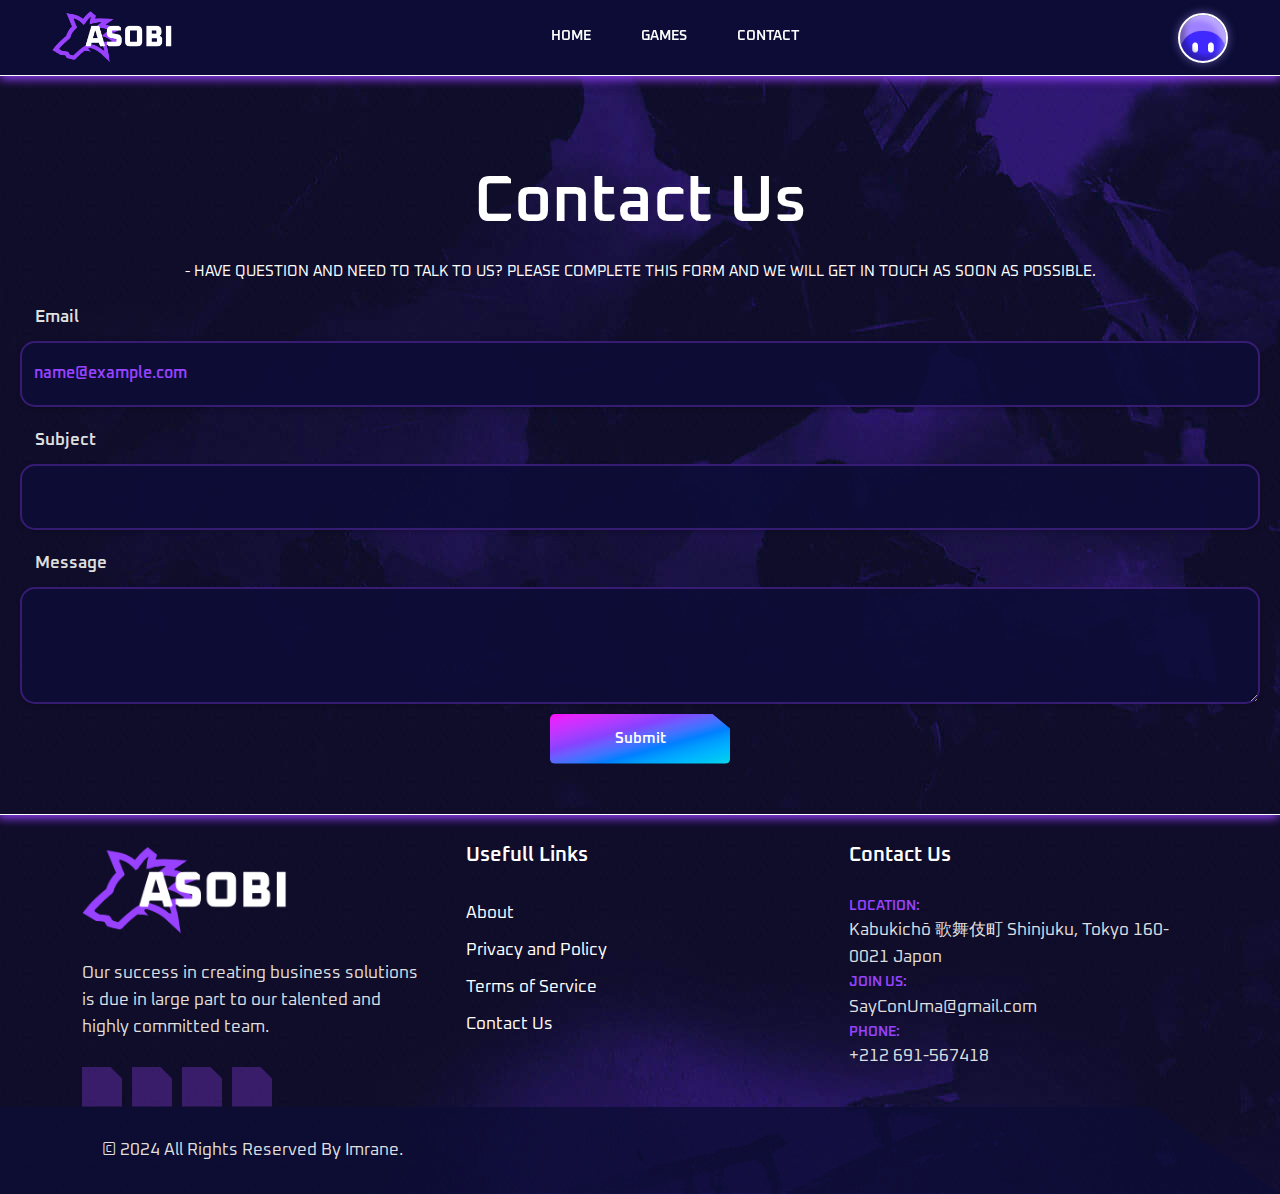
<file: Asobi/Pages/After-login/Contact/contact.html>
<!DOCTYPE html>
<html lang="en">
<head>
    <meta charset="UTF-8">
    <meta http-equiv="X-UA-Compatible" content="IE=edge">
    <meta name="viewport" content="width=device-width, initial-scale=1.0">
    <!-- 
      - primary meta tags
    -->
    <title>Asobi - For True Gamers!</title>
    <meta name="title" content="Asobi - For True Gamers!">
    <meta name="description" content="This is a video games website made by Imrane Mejouate">
    <!-- 
      - google font link
    -->
    <link rel="preconnect" href="https://fonts.googleapis.com">
    <link rel="preconnect" href="https://fonts.gstatic.com" crossorigin>
    <link href="https://fonts.googleapis.com/css2?family=Oxanium:wght@400;500;600;700&display=swap" rel="stylesheet">
  
        <!-- 
      - Icons
     -->
     <link rel="stylesheet" href="https://cdnjs.cloudflare.com/ajax/libs/font-awesome/6.5.1/css/all.min.css" integrity="sha512-DTOQO9RWCH3ppGqcWaEA1BIZOC6xxalwEsw9c2QQeAIftl+Vegovlnee1c9QX4TctnWMn13TZye+giMm8e2LwA==" crossorigin="anonymous" referrerpolicy="no-referrer" />

    <!-- 
      - custom css link
    -->
    <link rel="stylesheet" href="style.css">

    <!-- <meta http-equiv="refresh" content="5"> -->
</head>



<body id="top">

    
      <!-- 
    - #HEADER
  -->

  <header class="header">
    <div class="container header-container">

      <a href="../Home/Index.html" class="logo">
        <img src="../../../images/logo.png" width="110" height="53" alt="Asobi home">
      </a>



      <label for="nav-toggle-btn" class="label-nav-toggle-btn">
        <input type="checkbox" id="nav-toggle-btn" class="nav-toggle-btn-active">
        <span class="line line-1"></span>
        <span class="line line-2"></span>
        <span class="line line-3"></span>
        <nav class="navbar">
            <ul class="navbar-list">
        
              <li class="navbar-item">
                <a href="../Home/Index.html" class="navbar-link">home</a>
              </li>

              <li class="navbar-item">
                <a href="../Games/Games.html" class="navbar-link">Games</a>
              </li>
        
              <li class="navbar-item">
                <a href="#contact" class="navbar-link">contact</a>
              </li>
            </ul>
        </nav>
      </label>
      <a href="#" class="log-btn"></a>
    </div>
  </header>
  
      <!-- 
      - #BACK TO TOP
      -->

<div class="back-top">
  <a href="#top" class="back-top-btn">
      <i name="arrow-up-outline" class="fa-solid fa-arrow-up ion-icon"></i>
      <div class="stroke-top">
        <svg>
          <circle cx="25" cy="25" r="25.3"></circle>
        </svg>
      </div>
  </a>
</div>



        <!-- 
        - #MAIN
      -->

  <main>
    <article class="article-hero">
        <div class="hero has-after">
            <div class="container">
                <h1 class="h1 title hero-title">Contact Us</h1>
                
                <p class="section-subtitle">- Have question and need to talk to us? Please complete this form and we will get in touch as soon as possible.</p>

            </div>
        </div>
        <div class="container-contact">
            <div class="contact-list">
                  <form action="../Home/Index.html" method="post">

                    <label for="email_address" class="section-subtitle-title">Email</label>
                    <input type="email" id="email_address" name="email_address" placeholder="name@example.com" class="input-field" minlength="2" >
                    
                    <label for="subject" class="section-subtitle-title">Subject</label>
                    <input type="text" id="subject" name="subject" minlength="2" placeholder="" class="input-field" >
                    
                    <label for="message" class="section-subtitle-title">Message</label>
                    <textarea name="message" id="message" cols="5" rows="3" maxlength="3000" minlength="5" placeholder="" class="form-control form-control-textarea input-field" ></textarea>

                    <button type="submit" class="btn submit-btn">Submit</button>
                  </form>
              </div>
          </div>
    </article>
  </main>







    <!-- 
    - #FOOTER
  -->

  <footer class="footer">

    <div class="section footer-top">
      <div class="container">

        <div class="footer-brand">

          <a href="#" class="logo">
            <img src="../../../images/logo.png" width="100" height="53" alt="Asobi home">
          </a>

          <p class="footer-text">
            Our success in creating business solutions is due in large part to our talented and highly committed team.
          </p>

          <ul class="social-list">
            <li>
              <a href="https://www.facebook.com" class="social-link">
                <i class="fa-brands fa-facebook"></i>
              </a>
            </li>

            <li>
              <a href="https://www.twitter.com" class="social-link">
                <i class="fa-brands fa-twitter"></i>
              </a>
            </li>

            <li>
              <a href="https://www.instagram.com" class="social-link">
                <i class="fa-brands fa-instagram"></i>
              </a>
            </li>

            <li>
              <a href="https://www.youtube.com" class="social-link">
                <i class="fa-brands fa-youtube"></i>
              </a>
            </li>
          </ul>

        </div>

        <div class="footer-list">

          <p class="title footer-list-title has-after">Usefull Links</p>
          <ul>

            <li>
              <a href="../About/About.html" class="footer-link">About</a>
            </li>

            <li>
              <a href="../Privacy-and-Policy/Privacy_and_policy.html" class="footer-link">Privacy and Policy</a>
            </li>

            <li>
              <a href="../Terms-of-Use/Terms_of_service.html" class="footer-link">Terms of Service</a>
            </li>

            <li>
              <a href="#top" class="footer-link">Contact Us</a>
            </li>

          </ul>
        </div>

        <div class="footer-list">

          <p class="title footer-list-title has-after" id="contact">Contact Us</p>

          <div class="contact-item">
            <span class="span">Location:</span>
            <address class="contact-link">
              Kabukichō 歌舞伎町 Shinjuku, Tokyo 160-0021 Japon
            </address>
          </div>

          <div class="contact-item">
            <span class="span">Join Us:</span>
            <a href="mailto:SayConUma@gmail.com" class="contact-link">SayConUma@gmail.com</a>
          </div>

          <div class="contact-item">
            <span class="span">Phone:</span>
            <a href="tel:+212691567418" class="contact-link">+212 691-567418</a>
          </div>

        </div>

      </div>
    </div>

    <div class="footer-bottom">
      <div class="container">

        <p class="copyright">
          &copy; 2024 All Rights Reserved By Imrane.
        </p>

      </div>
    </div>

  </footer>

</body>
</html>
</file>
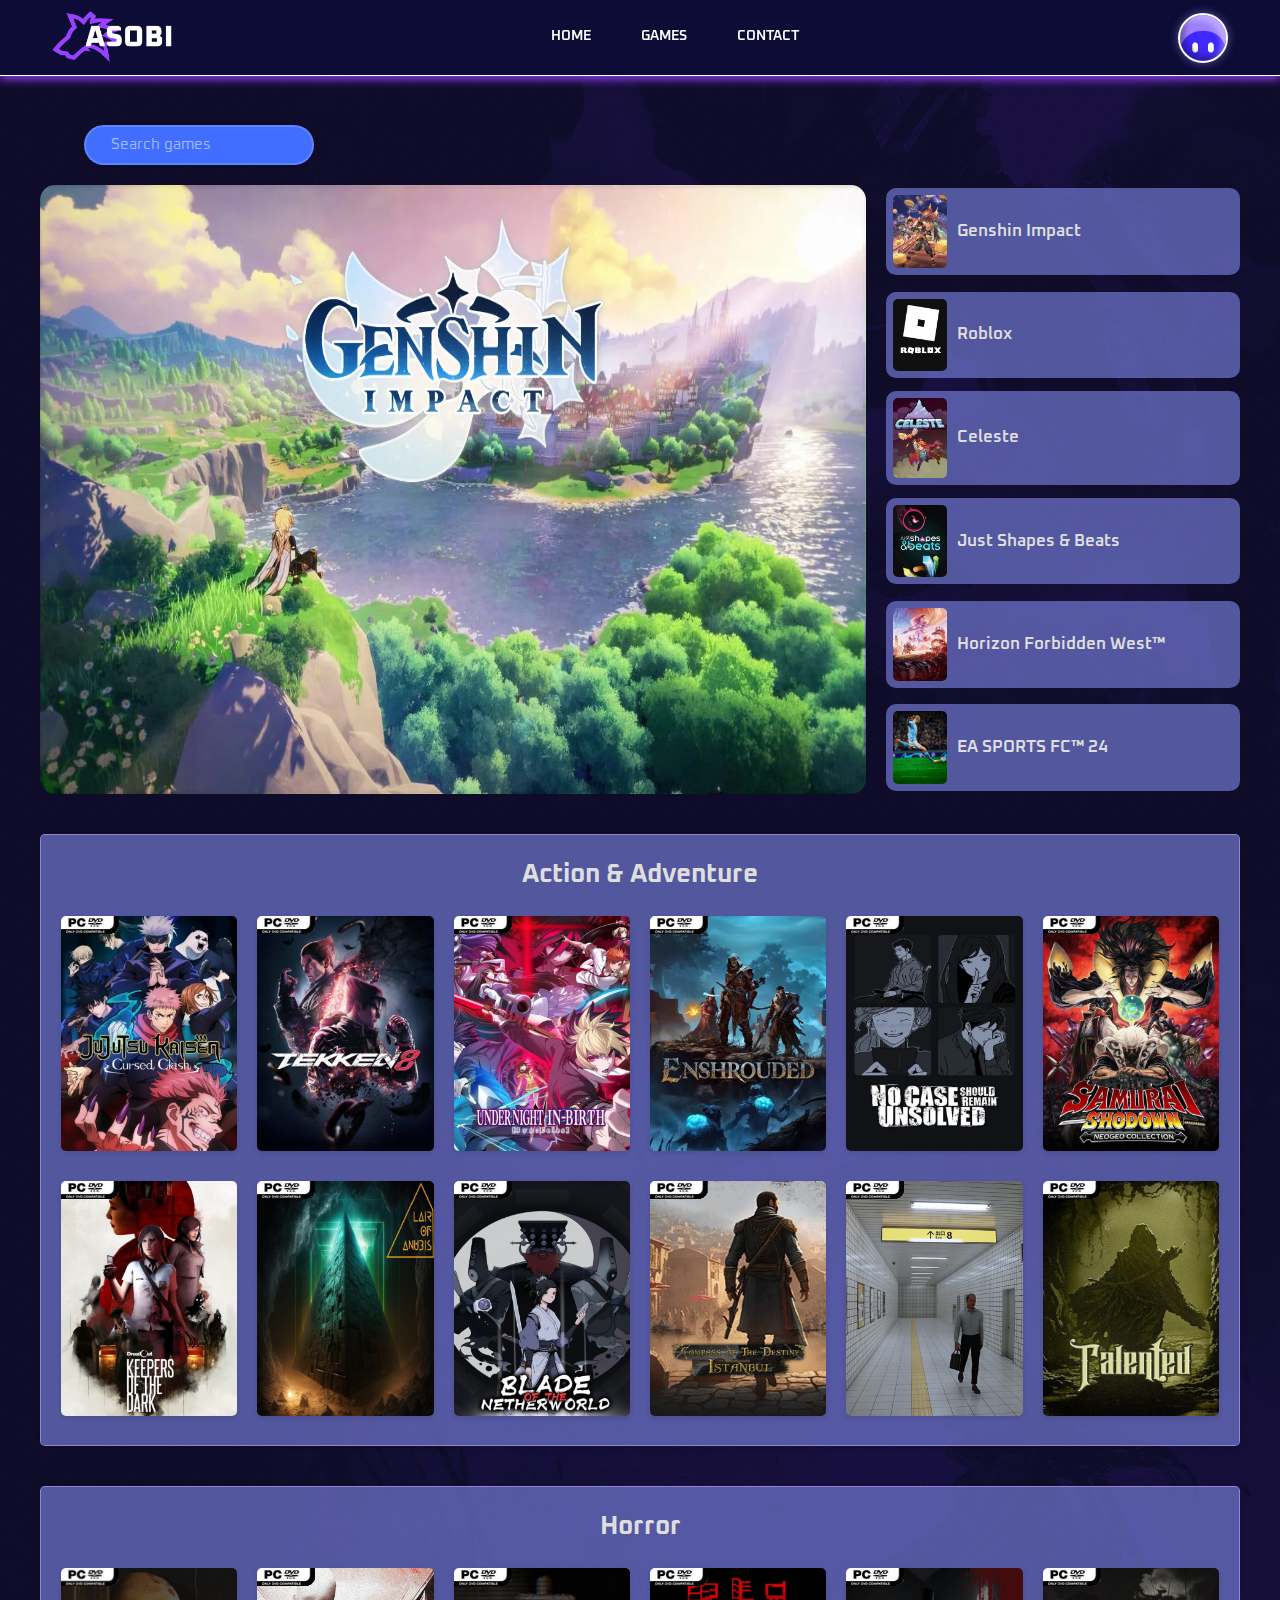
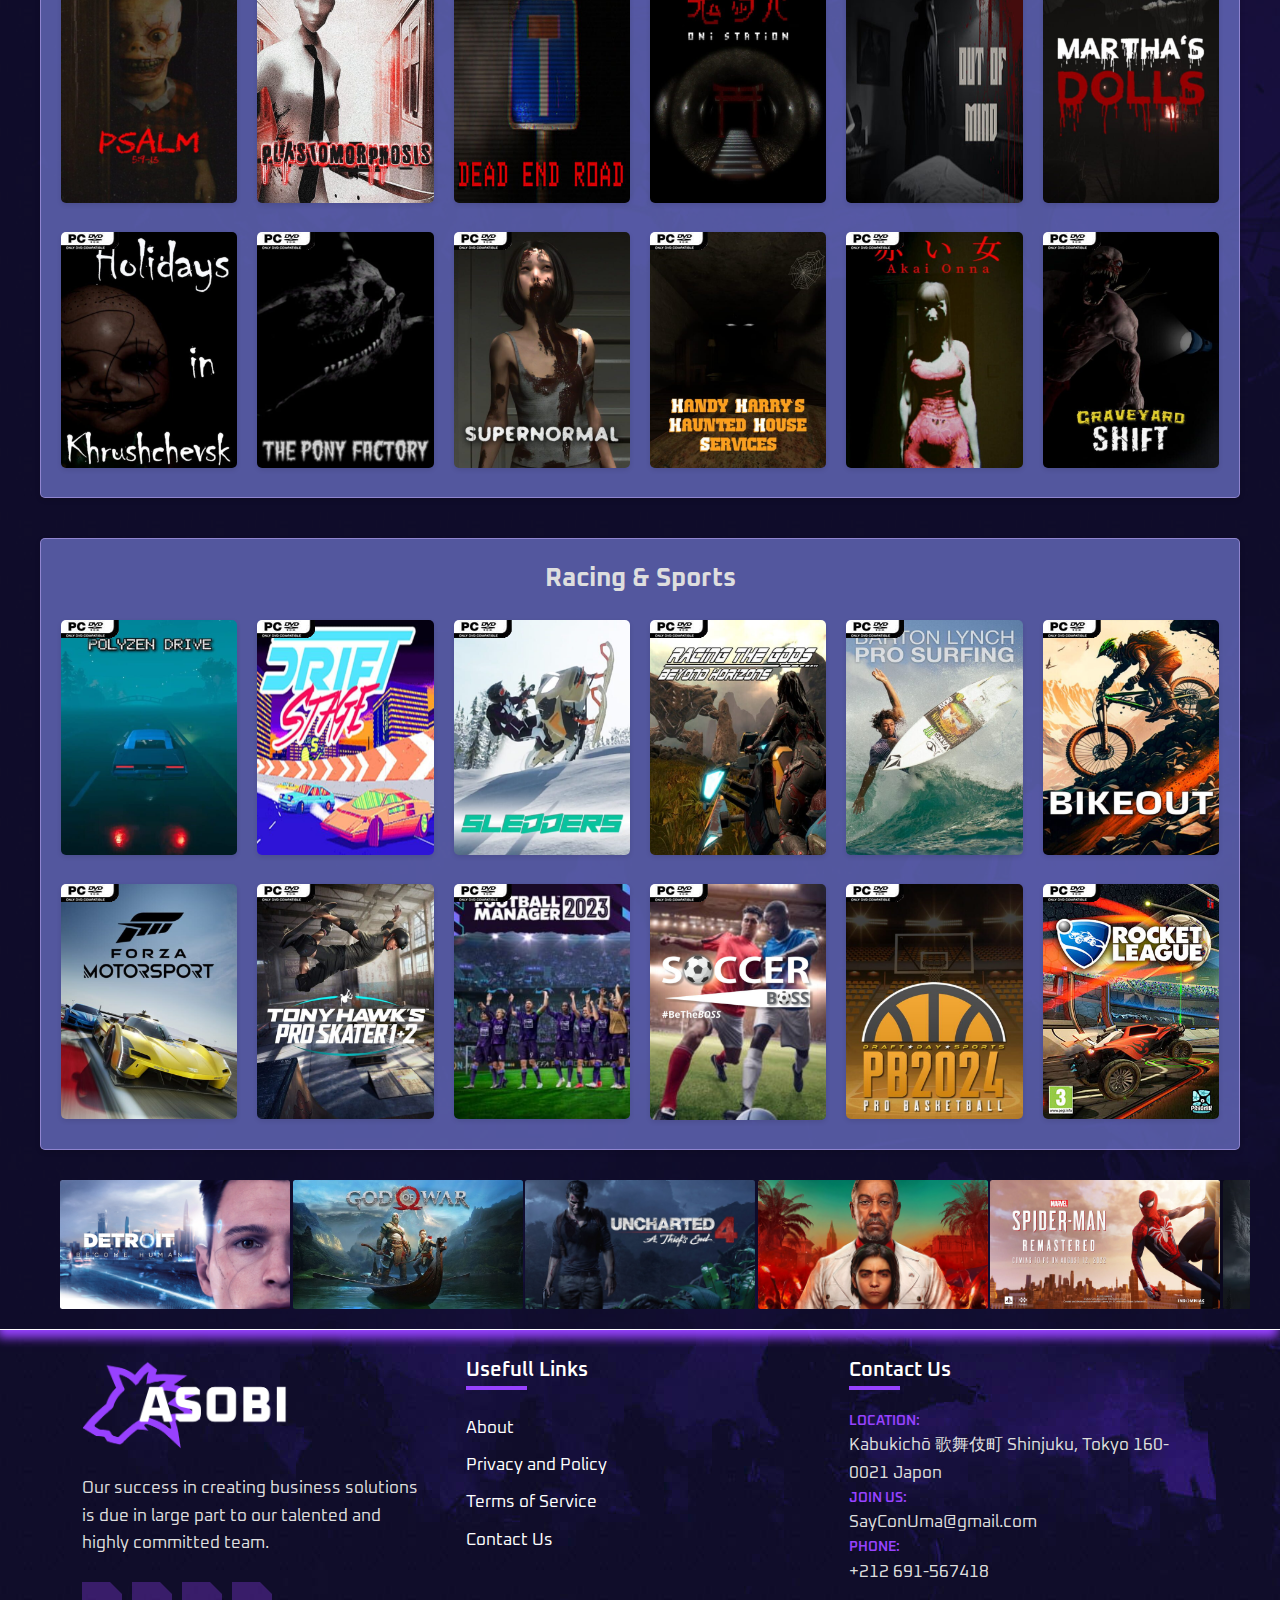
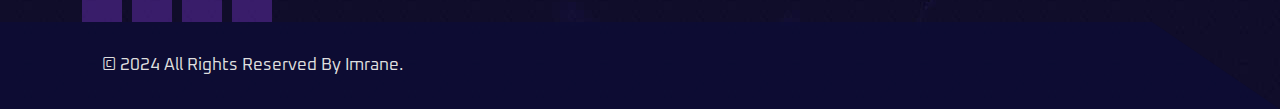
<file: Asobi/Pages/After-login/Games/Games.html>
<!DOCTYPE html>
<html lang="en">
<head>
    <meta charset="UTF-8">
    <meta http-equiv="X-UA-Compatible" content="IE=edge">
    <meta name="viewport" content="width=device-width, initial-scale=1.0">
    
    <!-- 
      - primary meta tags
    -->

    <title>Asobi - For True Gamers!</title>
    <meta name="title" content="Asobi - For True Gamers!">
    <meta name="description" content="This is a video games website made by Imrane Mejouate">
    <!-- 
      - google font link
    -->

    <link rel="preconnect" href="https://fonts.googleapis.com">
    <link rel="preconnect" href="https://fonts.gstatic.com" crossorigin>
    <link href="https://fonts.googleapis.com/css2?family=Oxanium:wght@400;500;600;700&display=swap" rel="stylesheet">
  
    <!-- 
      - Icons
     -->
     <link rel="stylesheet" href="https://cdnjs.cloudflare.com/ajax/libs/font-awesome/6.5.1/css/all.min.css" integrity="sha512-DTOQO9RWCH3ppGqcWaEA1BIZOC6xxalwEsw9c2QQeAIftl+Vegovlnee1c9QX4TctnWMn13TZye+giMm8e2LwA==" crossorigin="anonymous" referrerpolicy="no-referrer" />

    <!-- 
      - custom css link
    -->
    <link rel="stylesheet" href="style.css">

    <!-- <meta http-equiv="refresh" content="5"> -->
</head>



<body id="top">

    
      <!-- 
    - #HEADER
  -->

<header class="header">
    <div class="container header-container">

      <a href="../Home/Index.html" class="logo">
        <img src="../../../images/logo.png" width="100" height="53" alt="Asobi home">
      </a>


      
      <label for="nav-toggle-btn" class="label-nav-toggle-btn">
        <input type="checkbox" id="nav-toggle-btn" class="nav-toggle-btn-active">
        <span class="line line-1"></span>
        <span class="line line-2"></span>
        <span class="line line-3"></span>
        <nav class="navbar">
            <ul class="navbar-list">
        
              <li class="navbar-item">
                <a href="../Home/Index.html" class="navbar-link">home</a>
              </li>

              <li class="navbar-item">
                <a href="../Games/Games.html" class="navbar-link">Games</a>
              </li>
              
              <li class="navbar-item">
                <a href="#contact" class="navbar-link">contact</a>
              </li>
            </ul>
          </nav>
        </label>
        
        <a href="#" class="log-btn"></a>
    </div>
</header>

<main>
  <article>
    
    <div class="src">
      <div class="search">
        <label for="srch" class="srch-icon"><i class="fa-solid fa-magnifying-glass"></i></label>
        <input type="search" class="search-bar" id="srch" placeholder="Search games">
      </div>
    </div>

    <div class="slider-container">

      <div class="slider-wrapper">
        
        <div class="slider">
          <div id="slide-1" class="img1">
            <a href="https://genshin.hoyoverse.com/en/"><img src="../../../images/G-I.avif" alt="Genshin Impact"></a>
          </div>
          <div id="slide-2" class="img2">
            <a href="https://store.epicgames.com/en-US/p/avatar-frontiers-of-pandora"><img src="../../../images/Roblox.jpg" alt="Roblox"></a>
          </div>
          <div id="slide-3" class="img3">
            <a href="https://steamunlocked.net/36-celeste-free-download/"><img src="../../../images/Celestemini.jpg" alt="Celeste"></a>
          </div>
          <div id="slide-4" class="img4">
            <a href="https://steamunlocked.net/63eb3-just-shapes-and-beats-free-download/"><img src="../../../images/minJSAB.jpg" alt="Just Shapes And Beats"></a>
          </div>
          <div id="slide-5" class="img5">
            <a href="https://www.instant-gaming.com/fr/15086-acheter-horizon-forbidden-west-complete-edition-complete-edition-pc-jeu-steam-europe/"><img src="../../../images/Horizon.avif" alt="Horizon"></a>
          </div>
          <div id="slide-6" class="img6">
            <a href="https://store.epicgames.com/en-US/p/ea-sports-fc-24"><img src="../../../images/Football.avif" alt="EA SPORTS"></a>
          </div>
        </div>

        <div class="slider-nav">
          <a href="#slide-1"></a>
          <a href="#slide-2"></a>
          <a href="#slide-3"></a>
          <a href="#slide-4"></a>
          <a href="#slide-5"></a>
          <a href="#slide-6"></a>
        </div>

      </div>
    </div>

    <div class="big-slider-container">
      <div class="big-slider-wrapper">
        <div class="auto-slider">
          
            <a href="https://genshin.hoyoverse.com/en/"><img src="../../../images/Bigame1.avif" alt="Genshin Impact"></a>
            <a href="https://www.roblox.com/download"><img src="../../../images/Bigame2.jpg" alt="Roblox"></a>
            <a href="https://steamunlocked.net/36-celeste-free-download/"><img src="../../../images/Celeste.jpg" alt="Celeste"></a>
            <a href="https://steamunlocked.net/63eb3-just-shapes-and-beats-free-download/"><img src="../../../images/JSAB.jpg" alt="Just Shapes And Beats"></a>
            <a href="https://www.instant-gaming.com/fr/15086-acheter-horizon-forbidden-west-complete-edition-complete-edition-pc-jeu-steam-europe/"><img src="../../../images/Bigame3.avif" alt="Horizon"></a>
            <a href="https://store.epicgames.com/en-US/p/ea-sports-fc-24"><img src="../../../images/Bigame6.avif" alt="EA SPORTS"></a>
            <a href="https://genshin.hoyoverse.com/en/"><img src="../../../images/Bigame1.avif" alt="Genshin Impact"></a>
        </div>
        
      </div>

      <div class="nauto-slider-games">
      
          <div class="nauto-container">
            <div class="nauto-img">
              <a href="https://genshin.hoyoverse.com/en/">
                <img src="../../../images/G-I.avif" alt="Genshin Impact">
                <p>Genshin Impact</p>
              </a>
            </div>
            <div class="nauto-img">
              <a href="https://www.roblox.com/download">
                <img src="../../../images/Roblox.png" alt="Roblox">
                <p>Roblox</p>
              </a>
            </div>
            <div class="nauto-img">
              <a href="https://steamunlocked.net/36-celeste-free-download/">
                <img src="../../../images/Celestemini.jpg" alt="Celeste">
                <p>Celeste</p>
              </a>
            </div>
            <div class="nauto-img">
              <a href="https://steamunlocked.net/63eb3-just-shapes-and-beats-free-download/">
                <img src="../../../images/minJSAB.jpg" alt="Just Shapes And Beats">
                <p>Just Shapes & Beats</p>
              </a>
            </div>
            <div class="nauto-img">
              <a href="https://www.instant-gaming.com/fr/15086-acheter-horizon-forbidden-west-complete-edition-complete-edition-pc-jeu-steam-europe/">
                <img src="../../../images/Horizon.avif" alt="Horizon">
                <p>Horizon Forbidden West™</p>
              </a>
            </div>
            <div class="nauto-img">
              <a href="https://store.epicgames.com/en-US/p/ea-sports-fc-24">
                <img src="../../../images/Football.avif" alt="EA SPORTS">
                <p>EA SPORTS FC™ 24</p>
              </a>
            </div>
          </div>

      </div>

    </div>

    <div class="games-container">
      <h2 class="games-grid-h2">Action & Adventure</h2>
        <div class="games-grid">

          <div class="game-card"><a href="https://steamunlocked.net/e0c89-jujutsu-kaisen-cursed-clash-free-download/"><img src="../../../images/Home-games/Action-Adventure/G1.webp" alt="Jujutsu Kaisen">
            <div class="img-content"><h4>Jujutsu Kaisen Cursed Clash Free Download</h4></div>
          </a></div>

          <div class="game-card"><a href="https://steamunlocked.net/d8a516-tekken-8-free-download/"><img src="../../../images/Home-games/Action-Adventure/G2.webp" alt="TEKKEN 8">
            <div class="img-content"><h4>TEKKEN 8 Free Download</h4></div>
          </a></div>

          <div class="game-card"><a href="https://steamunlocked.net/f2ea18-under-night-in-birth-ii-sysceles-free-download/"><img src="../../../images/Home-games/Action-Adventure/G3.webp" alt="UNDER NIGHT IN-BIRTH II">
            <div class="img-content"><h4>UNDER NIGHT IN-BIRTH II Sys:Celes Free Download</h4></div>
          </a></div>

          <div class="game-card"><a href="https://steamunlocked.net/7cb223-enshrouded-free-download/"><img src="../../../images/Home-games/Action-Adventure/G4.webp" alt="Enshrouded">
            <div class="img-content"><h4>Enshrouded Free Download</h4></div>
          </a></div>

          <div class="game-card"><a href="https://steamunlocked.net/f53221-no-case-should-remain-unsolved-free-download/"><img src="../../../images/Home-games/Action-Adventure/G5.webp" alt="No Case Should Remain Unsolved">
            <div class="img-content"><h4>No Case Should Remain Unsolved Free Download (v1.07)</h4></div>
          </a></div>

          <div class="game-card"><a href="https://steamunlocked.net/195a32-samurai-shodown-neogeo-collection-free-download/"><img src="../../../images/Home-games/Action-Adventure/G6.webp" alt="SAMURAI SHODOWN NEOGEO COLLECTION">
            <div class="img-content"><h4>SAMURAI SHODOWN NEOGEO COLLECTION Free Download</h4></div>
          </a></div>

          <div class="game-card"><a href="https://steamunlocked.net/fe0a34-dreadout-keepers-of-the-dark-free-download/"><img src="../../../images/Home-games/Action-Adventure/G7.webp" alt="DreadOut: Keepers of The Dark">
            <div class="img-content"><h4>DreadOut: Keepers of The Dark Free Download</h4></div>
          </a></div>

          <div class="game-card"><a href="https://steamunlocked.net/lair-of-anubis-free-download/"><img src="../../../images/Home-games/Action-Adventure/G8.webp" alt="Lair Of Anubis">
            <div class="img-content"><h4>Lair Of Anubis Free Download</h4></div>
          </a></div>

          <div class="game-card"><a href="https://steamunlocked.net/blade-of-the-netherworld-free-download/"><img src="../../../images/Home-games/Action-Adventure/G9.webp" alt="Blade Of The Netherworld">
            <div class="img-content"><h4>Blade Of The Netherworld Free Download</h4></div>
          </a></div>

          <div class="game-card"><a href="https://steamunlocked.net/c1e56-compass-of-destiny-istanbul-free-download/"><img src="../../../images/Home-games/Action-Adventure/G10.webp" alt="Compass of Destiny: Istanbul">
            <div class="img-content"><h4>Compass of Destiny: Istanbul Free Download (v2023.11.30)</h4></div>
          </a></div>

          <div class="game-card"><a href="https://steamunlocked.net/the-exit-8-free-download/"><img src="../../../images/Home-games/Action-Adventure/G11.webp" alt="The Exit 8">
            <div class="img-content"><h4>The Exit 8 Free Download</h4></div>
          </a></div>

          <div class="game-card"><a href="https://steamunlocked.net/talented-free-download/"><img src="../../../images/Home-games/Action-Adventure/G12.webp" alt="Talented">
            <div class="img-content"><h4>Talented Free Download (v0.10.34)</h4></div>
          </a></div>

      </div>
    </div>

    <div class="games-container">
      <h2 class="games-grid-h2">Horror</h2>
        <div class="games-grid">

          <div class="game-card"><a href="https://steamunlocked.net/psalm-59-13-free-download/"><img src="../../../images/Home-games/Horror/psalm.webp" alt="Psalm 5:9-13">
            <div class="img-content"><h4>Psalm 5:9-13 Free Download</h4></div>
          </a></div>

          <div class="game-card"><a href="https://steamunlocked.net/740d18-plastomorphosis-free-download/"><img src="../../../images/Home-games/Horror/G1.webp" alt="Plastomorphosis">
            <div class="img-content"><h4><span class="big-text">Plastomorphosis</span> Free Download</h4></div>
          </a></div>

          <div class="game-card"><a href="https://steamunlocked.net/d5b217-dead-end-road-free-download/"><img src="../../../images/Home-games/Horror/G2.jpg" alt="Dead End Road">
            <div class="img-content"><h4>Dead End Road Free Download (v1.6D)</h4></div>
          </a></div>

          <div class="game-card"><a href="https://steamunlocked.net/a22319-oni-station-free-download/"><img src="../../../images/Home-games/Horror/G3.webp" alt="Oni Station">
            <div class="img-content"><h4>Oni Station Free Download (v1.2.0)</h4></div>
          </a></div>

          <div class="game-card"><a href="https://steamunlocked.net/956e18-out-of-mind-free-download/"><img src="../../../images/Home-games/Horror/G4.jpg" alt="Out Of Mind">
            <div class="img-content"><h4>Out Of Mind Free Download</h4></div>
          </a></div>

          <div class="game-card"><a href="https://steamunlocked.net/b27322-marthas-dolls-free-download/"><img src="../../../images/Home-games/Horror/G5.webp" alt="Martha’s Dolls">
            <div class="img-content"><h4>Martha’s Dolls Free Download</h4></div>
          </a></div>

          <div class="game-card"><a href="https://steamunlocked.net/4dd026-holidays-in-khrushchevsk-free-download/"><img src="../../../images/Home-games/Horror/G6.webp" alt="Holidays In Khrushchevsk">
            <div class="img-content"><h4>Holidays In Khrushchevsk Free Download</h4></div>
          </a></div>

          <div class="game-card"><a href="https://steamunlocked.net/bac929-the-pony-factory-free-download/"><img src="../../../images/Home-games/Horror/G8.webp" alt="The Pony Factory">
            <div class="img-content"><h4>The Pony Factory Free Download</h4></div>
          </a></div>

          <div class="game-card"><a href="https://steamunlocked.net/3a9933-supernormal-free-download/"><img src="../../../images/Home-games/Horror/G9.webp" alt="Supernormal">
            <div class="img-content"><h4>Supernormal Free Download (v1.3.3)</h4></div>
          </a></div>

          <div class="game-card"><a href="https://steamunlocked.net/e1782-handy-harrys-haunted-house-services-free-download/"><img src="../../../images/Home-games/Horror/G10.webp" alt="Handy Harry’s Haunted House Services">
            <div class="img-content"><h4>Handy Harry’s Haunted House Services Free Download</h4></div>
          </a></div>

          <div class="game-card"><a href="https://steamunlocked.net/bf6e2-akai-onna-free-download/"><img src="../../../images/Home-games/Horror/G11.webp" alt="Akai Onna">
            <div class="img-content"><h4>Akai Onna Free Download (v1.00)</h4></div>
          </a></div>

          <div class="game-card"><a href="https://steamunlocked.net/88b05-graveyard-shift-free-download/"><img src="../../../images/Home-games/Horror/G12.webp" alt="Graveyard Shift">
            <div class="img-content"><h4>Graveyard Shift Free Download</h4></div>
          </a></div>

      </div>
    </div>

    <div class="games-container">
      <h2 class="games-grid-h2">Racing & Sports</h2>
        <div class="games-grid">

          <div class="game-card"><a href="https://steamunlocked.net/b0d918-polyzen-drive-free-download/"><img src="../../../images/Home-games/Racing-Sport/G1.webp" alt="Polyzen Drive">
            <div class="img-content"><h4>Polyzen Drive Free Download</h4></div>
          </a></div>

          <div class="game-card"><a href="https://steamunlocked.net/251f2-drift-stage-free-download/"><img src="../../../images/Home-games/Racing-Sport/G2.webp" alt="Drift Stage">
            <div class="img-content"><h4>Drift Stage Free Download</h4></div>
          </a></div>

          <div class="game-card"><a href="https://steamunlocked.net/sledders-free-download/"><img src="../../../images/Home-games/Racing-Sport/G3.webp" alt="Sledders">
            <div class="img-content"><h4>Sledders Free Download</h4></div>
          </a></div>

          <div class="game-card"><a href="https://steamunlocked.net/racing-the-gods-beyond-horizons-free-download/"><img src="../../../images/Home-games/Racing-Sport/G4.webp" alt="Racing The Gods – Beyond Horizons">
            <div class="img-content"><h4>Racing The Gods – Beyond Horizons Free Download</h4></div>
          </a></div>

          <div class="game-card"><a href="https://steamunlocked.net/0bfe11-barton-lynch-pro-surfing-free-download/"><img src="../../../images/Home-games/Racing-Sport/G5.webp" alt="Barton Lynch Pro Surfing">
            <div class="img-content"><h4>Barton Lynch Pro Surfing Free Download</h4></div>
          </a></div>

          <div class="game-card"><a href="https://steamunlocked.net/56c010-bikeout-free-download/"><img src="../../../images/Home-games/Racing-Sport/G6.webp" alt="BIKEOUT">
            <div class="img-content"><h4>BIKEOUT Free Download</h4></div>
          </a></div>

          <div class="game-card"><a href="https://steamunlocked.net/9-forza-motorsport-free-download/"><img src="../../../images/Home-games/Racing-Sport/G7.webp" alt="Forza Motorsport">
            <div class="img-content"><h4>Forza Motorsport Free Download (v1.488.4.138.0)</h4></div>
          </a></div>

          <div class="game-card"><a href="https://steamunlocked.net/22-tony-hawks-pro-skater-1-2-free-download/"><img src="../../../images/Home-games/Racing-Sport/G8.webp" alt="Tony Hawk’s Pro Skater 1 + 2">
            <div class="img-content"><h4>Tony Hawk’s Pro Skater 1 + 2 Free Download</h4></div>
          </a></div>

          <div class="game-card"><a href="https://steamunlocked.net/1a1670-football-manager-2023-free-download/"><img src="../../../images/Home-games/Racing-Sport/G9.webp" alt="Football Manager 2023">
            <div class="img-content"><h4>Football Manager 2023 Free Download</h4></div>
          </a></div>

          <div class="game-card"><a href="https://steamunlocked.net/2-soccer-boss-free-download/"><img src="../../../images/Home-games/Racing-Sport/G10.webp" alt="Soccer Boss">
            <div class="img-content"><h4>Soccer Boss Free Download</h4></div>
          </a></div>

          <div class="game-card"><a href="https://steamunlocked.net/8e238-draft-day-sports-pro-basketball-2024-free-download/"><img src="../../../images/Home-games/Racing-Sport/G11.webp" alt="Draft Day Sports: Pro Basketball 2024">
            <div class="img-content"><h4>Draft Day Sports: Pro Basketball 2024 Free Download (v13.0)</h4></div>
          </a></div>

          <div class="game-card"><a href="https://steamunlocked.net/203d86-rocket-league-free-v9-download/"><img src="../../../images/Home-games/Racing-Sport/G12.jpg" alt="Rocket League">
            <div class="img-content"><h4>Rocket League Free Download (v1.42)</h4></div>
          </a></div>

      </div>
    </div>


      <div class="scroll-games">
        <div class="media-container">
          <div class="media-scroller">
            <!--   Group 1 -->
            <div class="media-group" id="group-1">
              <div class="media-element">
                <a href="https://steamunlocked.net/620a33-detroit-become-human-free-download/"><img src="../../../images/Game1_1.jpeg">
                  <div class="img-content">
                    <h4>Detroit:<br> Become Human Free Download (v2023.09.28)</h4>
                  </div>
                </a>
              </div>
              <div class="media-element">
                <a href="https://www.playstation.com/en-us/games/god-of-war-ragnarok/"><img src="../../../images/Game2_1.avif">
                  <div class="img-content">
                    <h4>God Of War <br> Ragnarok</h4>
                  </div>
                </a>
              </div>
              <div class="media-element">
                <a href="https://www.playstation.com/en-us/games/uncharted-4-a-thiefs-end/"><img src="../../../images/Game3_1.jpg">
                  <div class="img-content">
                    <h4>uncharted 4 <br> A Thief's end</h4>
                  </div>
                </a>
              </div>
              <div class="media-element">
                <a href="https://www.ubisoft.com/en-us/game/far-cry/far-cry-6"><img src="../../../images/Game4_1.jpg">
                  <div class="img-content">
                    <h4>Far Cry 6 <br> Free Download <br> (v1.5.0 & ALL DLC)</h4>
                  </div>
                </a>
              </div>
              <div class="media-element">
                <a href="https://repack-games.com/marvels-spider-man-remastered-free-download-vi29/"><img src="../../../images/news-3.jpg">
                <div class="img-content">
                  <h4 class="big-game-text">Marvel’s Spider-Man Remastered Free Download (v2.616.0.0 + ALL DLCs)</h4>
                </div>
                </a>
              </div>
              <a class="next ascg" href="#group-2" aria-label="next">
                <i class="fa-solid fa-chevron-right next-arrow"></i>
              </a>
            </div>
            <!-- Group 2   -->
            <div class="media-group" id="group-2">
              <a class="previous ascg" href="#group-1">
                <i class="fa-solid fa-chevron-left pervious-arrow"></i>
              </a>
              <div class="media-element">
                <a href="https://store.steampowered.com/app/1196590/Resident_Evil_Village/"><img src="../../../images/Game1_2.webp" alt="">
                  <div class="img-content">
                    <h4>Resident Evil Village <br> Free Download <br> (v2023.06.26 & ALL DLC)</h4>
                  </div>
                </a>
              </div>
              <div class="media-element">
                <a href="https://steamunlocked.net/500c26-little-nightmares-free-download/"><img src="../../../images/Game2_2.webp" alt="">
                  <div class="img-content">
                    <h4>Little Nightmares <br> Free Download <br> (Incl. All Chapters)</h4>
                  </div>
                </a>
              </div>
              <div class="media-element">
                <a href="https://steamunlocked.net/9-five-nights-at-freddys-free-download/"><img src="../../../images/Game3_2.avif" alt="">
                  <div class="img-content">
                    <h4>Five Nights At Freddy's <br> Free Download</h4>
                  </div>
                </a>
              </div>
              <div class="media-element">
                <a href="https://steamunlocked.net/43e71-fears-to-fathom-home-alone-free-download/"><img src="../../../images/Game4_2.jpg" alt="">
                  <div class="img-content">
                    <h4>Fears To Fathom <br> Home Alone <br> Free Download</h4>
                  </div>
                </a>
              </div>
              <div class="media-element">
                <a href="https://store.steampowered.com/app/238320/Outlast/"><img src="../../../images/Game5_2.jpg" alt="">
                  <div class="img-content">
                    <h4>Outlast + Whistleblower DLC <br> Free Download</h4>
                  </div>
                </a>
              </div>
              <a class="next ascg" href="#group-3" aria-label="next">
                <i class="fa-solid fa-chevron-right next-arrow"></i>
              </a>
            </div>
              <!-- Group 3   -->
              <div class="media-group" id="group-3">
                <a class="previous ascg" href="#group-2">
                  <i class="fa-solid fa-chevron-left pervious-arrow"></i>
                </a>
                <div class="media-element">
                  <a href="https://tlauncher.org/en/"><img src="../../../images/Game1_3.jpeg" alt="Minecraft">
                    <div class="img-content">
                      <h4>Minecraft <br> Free Download</h4>
                    </div>
                  </a>
                </div>
                <div class="media-element">
                  <a href="https://steamunlocked.net/15-ark-survival-ascended-free-download/"><img src="../../../images/Game2_3.jpg" alt="ARK">
                    <div class="img-content">
                      <h4>Ark survival ascended <br> Free Download</h4>
                    </div>
                  </a>
                </div>
                <div class="media-element">
                  <a href="https://store.steampowered.com/app/252490/Rust/"><img src="../../../images/Game3_3.jpg" alt="Rust">
                    <div class="img-content">
                      <h4>Rust<br> Free Download</h4>
                    </div>
                  </a>
                </div>
                <div class="media-element">
                  <a href="https://store.steampowered.com/app/648800/Raft/"><img src="../../../images/Game4_3.jpg" alt="Raft">
                    <div class="img-content">
                      <h4>Raft <br> Free Download</h4>
                    </div>
                  </a>
                </div>
                <div class="media-element">
                  <a href="https://steamunlocked.net/93-the-forest-free-v4-download/"><img src="../../../images/Game5_3.jpg" alt="The Forest">
                    <div class="img-content">
                      <h4>The Forest <br> Free Download</h4>
                    </div>
                  </a>
                </div>
                <a class="next ascg" href="#group-4" aria-label="next">
                  <i class="fa-solid fa-chevron-right next-arrow"></i>
                </a>
              </div>
              <!--  Group 4  -->
              <div class="media-group" id="group-4">
                <a class="previous ascg" href="#group-3">
                  <i class="fa-solid fa-chevron-left pervious-arrow"></i>
                </a>
                <div class="media-element">
                  <a href="https://www.fortnite.com/?lang=en-US"><img src="../../../images/Game1_4.jpg" alt="Fortnite">
                    <div class="img-content">
                      <h4>Fortnite <br> Free Download</h4>
                    </div>
                  </a>
                </div>
                <div class="media-element">
                  <a href="https://pubg.com/en/main"><img src="../../../images/Game2_4.avif" alt="PUBG: BATTLEGROUNDS">
                    <div class="img-content">
                      <h4>PUBG: BATTLEGROUNDS</h4>
                    </div>
                  </a>
                </div>
                <div class="media-element">
                  <a href="https://www.callofduty.com/ar/"><img src="../../../images/Game3_4.jpg" alt="Call Of Duty">
                    <div class="img-content">
                      <h4>Call Of Duty</h4>
                    </div>
                  </a>
                </div>
                <div class="media-element">
                  <a href="https://playvalorant.com/ar-ae/"><img src="../../../images/Game4_4.jpeg" alt="Valorant">
                    <div class="img-content">
                      <h4>Valorant<br> Free Download</h4>
                    </div></a>
                </div>
                <div class="media-element">
                  <a href="https://overwatch.blizzard.com/en-us/"><img src="../../../images/Game5_4.jpg" alt="Overwatch">
                    <div class="img-content">
                      <h4>Overwatch</h4>
                    </div></a>
                </div>
              </div>
            <div class="navigation-indicators">
              <div></div>
              <div></div>
              <div></div>
              <div></div>
            </div>
          </div>
        </div>
      </div>
      
  </article>
  
</main>



      <!-- 
    - #BACK TO TOP
  -->

<div class="back-top">
  <a href="#top" class="back-top-btn">
      <i name="arrow-up-outline" class="fa-solid fa-arrow-up ion-icon"></i>
      <div class="stroke-top">
        <svg>
          <circle cx="25" cy="25" r="25.3"></circle>
        </svg>
      </div>
  </a>
  
</div>



    <!-- 
    - #FOOTER
  -->

  <footer class="footer">

    <div class="section footer-top">
      <div class="container">

        <div class="footer-brand">

          <a href="#top" class="logo">
            <img src="../../../images/logo.png" width="110" height="53" alt="Asobi home">
          </a>

          <p class="footer-text">
            Our success in creating business solutions is due in large part to our talented and highly committed team.
          </p>

          <ul class="social-list">
            <li>
              <a href="https://www.facebook.com" class="social-link">
                <i class="fa-brands fa-facebook"></i>
              </a>
            </li>

            <li>
              <a href="https://www.twitter.com" class="social-link">
                <i class="fa-brands fa-twitter"></i>
              </a>
            </li>

            <li>
              <a href="https://www.instagram.com" class="social-link">
                <i class="fa-brands fa-instagram"></i>
              </a>
            </li>

            <li>
              <a href="https://www.youtube.com" class="social-link">
                <i class="fa-brands fa-youtube"></i>
              </a>
            </li>
          </ul>

        </div>

        <div class="footer-list">

          <p class="title footer-list-title has-after">Usefull Links</p>
          <ul>

            <li>
              <a href="../About/About.html" class="footer-link">About</a>
            </li>

            <li>
              <a href="../Privacy-and-Policy/Privacy_and_policy.html" class="footer-link">Privacy and Policy</a>
            </li>

            <li>
              <a href="../Terms-of-Use/Terms_of_service.html" class="footer-link">Terms of Service</a>
            </li>

            <li>
              <a href="../Contact/contact.html" class="footer-link">Contact Us</a>
            </li>

          </ul>
        </div>

        <div class="footer-list">

          <p class="title footer-list-title has-after" id="contact">Contact Us</p>

          <div class="contact-item">
            <span class="span">Location:</span>
            <address class="contact-link">
              Kabukichō 歌舞伎町 Shinjuku, Tokyo 160-0021 Japon
            </address>
          </div>

          <div class="contact-item">
            <span class="span">Join Us:</span>
            <a href="mailto:SayConUma@gmail.com" class="contact-link">SayConUma@gmail.com</a>
          </div>

          <div class="contact-item">
            <span class="span">Phone:</span>
            <a href="tel:+212691567418" class="contact-link">+212 691-567418</a>
          </div>

        </div>

      </div>
    </div>





    <div class="footer-bottom">
      <div class="container">

        <p class="copyright">
          &copy; 2024 All Rights Reserved By Imrane.
        </p>

      </div>
    </div>

  </footer>

</body>
</html>
</file>
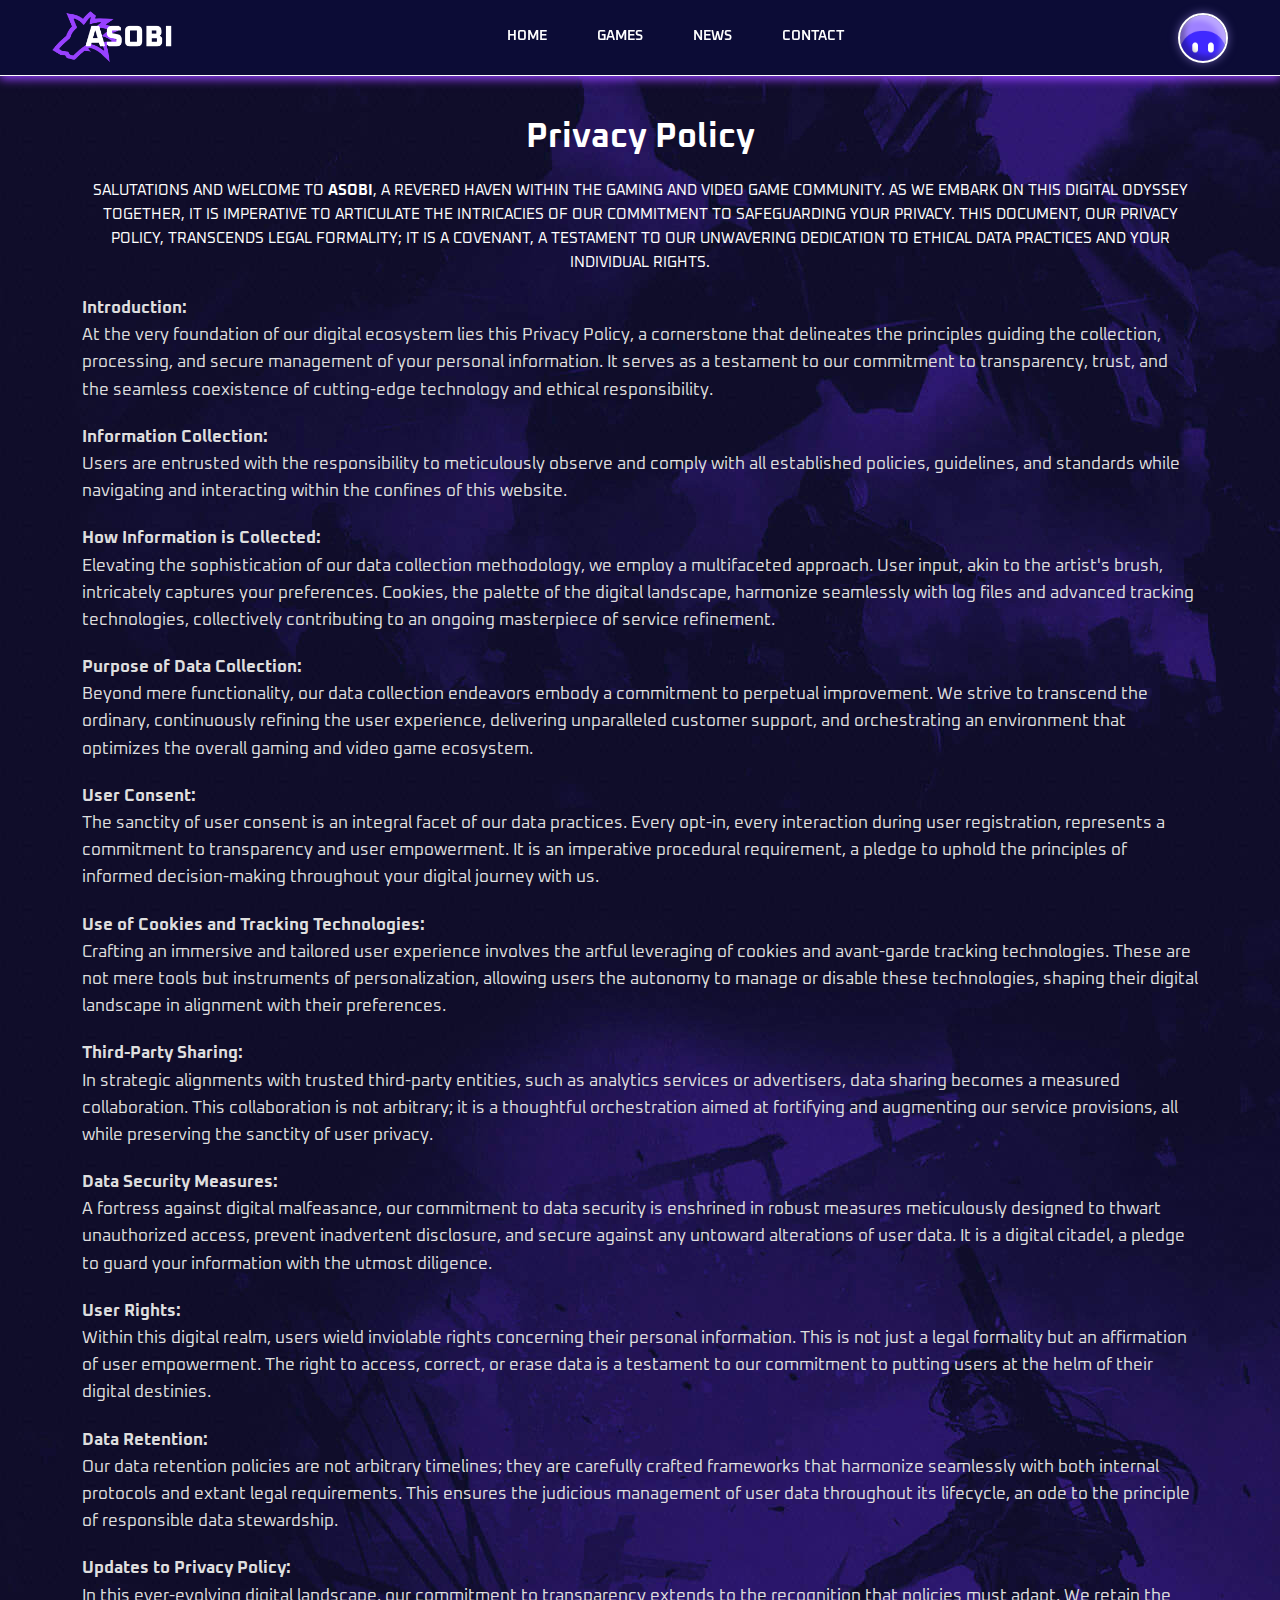
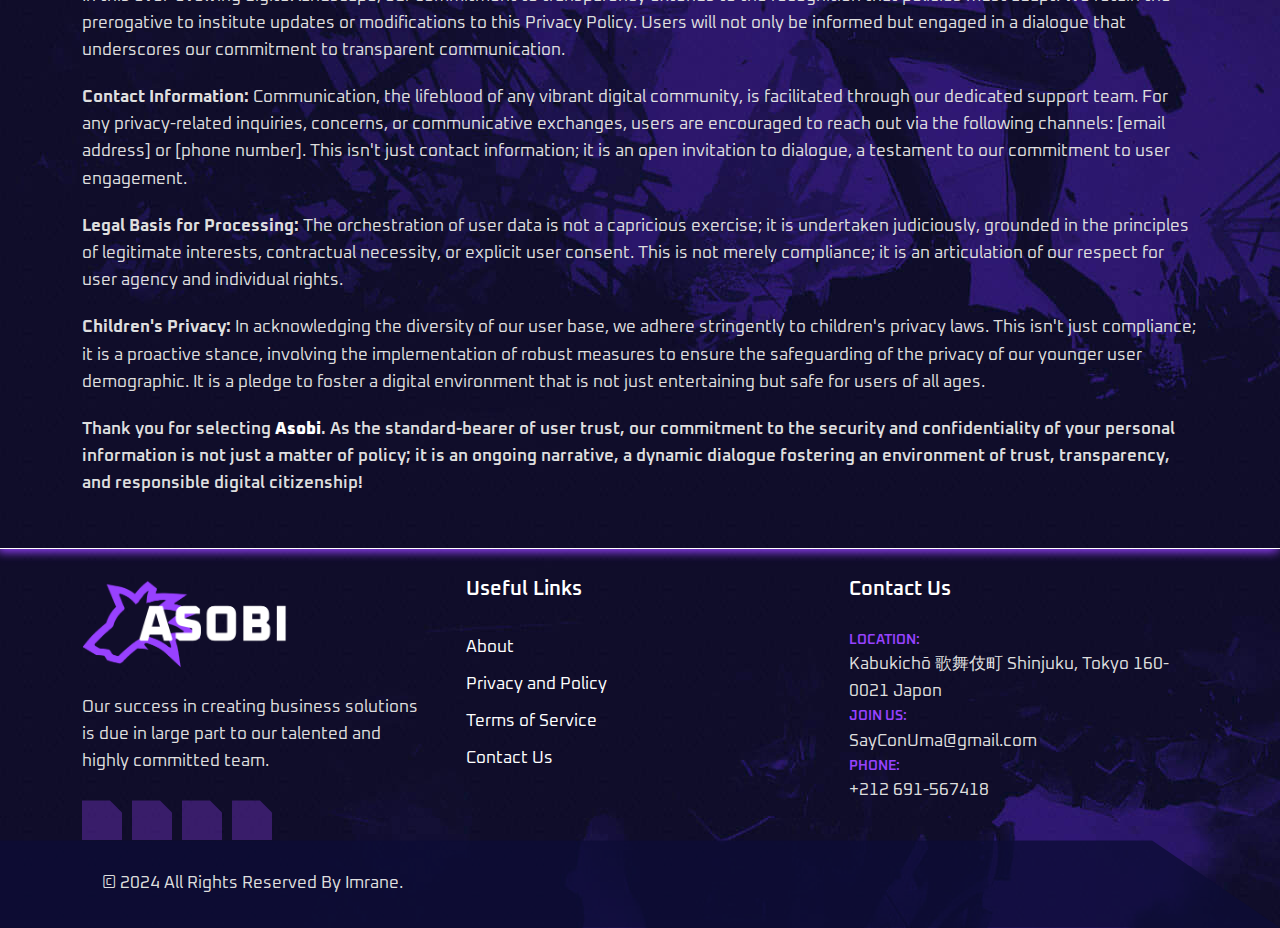
<file: Asobi/Pages/After-login/Privacy-and-Policy/Privacy_and_policy.html>
<!DOCTYPE html>
<html lang="en">
<head>
    <meta charset="UTF-8">
    <meta http-equiv="X-UA-Compatible" content="IE=edge">
    <meta name="viewport" content="width=device-width, initial-scale=1.0">
    <!-- 
      - primary meta tags
    -->
    <title>Asobi - For True Gamers!</title>
    <meta name="title" content="Asobi - For True Gamers!">
    <meta name="description" content="This is a video games website made by Imrane Mejouate">
    <!-- 
      - google font link
    -->
    <link rel="preconnect" href="https://fonts.googleapis.com">
    <link rel="preconnect" href="https://fonts.gstatic.com" crossorigin>
    <link href="https://fonts.googleapis.com/css2?family=Oxanium:wght@400;500;600;700&display=swap" rel="stylesheet">
  
        <!-- 
      - Icons
     -->
     <link rel="stylesheet" href="https://cdnjs.cloudflare.com/ajax/libs/font-awesome/6.5.1/css/all.min.css" integrity="sha512-DTOQO9RWCH3ppGqcWaEA1BIZOC6xxalwEsw9c2QQeAIftl+Vegovlnee1c9QX4TctnWMn13TZye+giMm8e2LwA==" crossorigin="anonymous" referrerpolicy="no-referrer" />

    <!-- 
      - custom css link
    -->
    <link rel="stylesheet" href="style.css">

    <!-- <meta http-equiv="refresh" content="5"> -->
</head>



<body id="top">

    
      <!-- 
    - #HEADER
  -->

  <header class="header">
    <div class="container header-container">

      <a href="../Home/Index.html" class="logo">
        <img src="../../../images/logo.png" width="100" height="53" alt="Asobi home">
      </a>



      <label for="nav-toggle-btn" class="label-nav-toggle-btn">
        <input type="checkbox" id="nav-toggle-btn" class="nav-toggle-btn-active">
        <span class="line line-1"></span>
        <span class="line line-2"></span>
        <span class="line line-3"></span>
        <nav class="navbar">
            <ul class="navbar-list">
        
              <li class="navbar-item">
                <a href="../Home/Index.html" class="navbar-link">home</a>
              </li>

              <li class="navbar-item">
                <a href="../Games/Games.html" class="navbar-link">Games</a>
              </li>
        
              <li class="navbar-item">
                <a href="#news" class="navbar-link">news</a>
              </li>
        
              <li class="navbar-item">
                <a href="#contact" class="navbar-link">contact</a>
              </li>
            </ul>
        </nav>
      </label>
      <a href="#" class="log-btn"></a>
    </div>
  </header>
  
      <!-- 
      - #BACK TO TOP
      -->

<div class="back-top">
  <a href="#top" class="back-top-btn">
      <i name="arrow-up-outline" class="fa-solid fa-arrow-up ion-icon"></i>
      <div class="stroke-top">
        <svg>
          <circle cx="25" cy="25" r="25.3"></circle>
        </svg>
      </div>
  </a>
</div>

    <!-- 
    - #MAIN
    -->

  <main>
    <div class="hero has-before">
      <div class="container">
        <h1 class="h1 title hero-title">Privacy Policy</h1>

        <p class="section-subtitle">Salutations and welcome to <b class="web-name">Asobi</b>, a revered haven within the gaming and video game community. As we embark on this digital odyssey together, it is imperative to articulate the intricacies of our commitment to safeguarding your privacy. This document, our Privacy Policy, transcends legal formality; it is a covenant, a testament to our unwavering dedication to ethical data practices and your individual rights.</p>
        

        <div class="section-title-list">

          <p class="section-title"> 
            <b>Introduction:</b><br>
            At the very foundation of our digital ecosystem lies this Privacy Policy, a cornerstone that delineates the principles guiding the collection, processing, and secure management of your personal information. It serves as a testament to our commitment to transparency, trust, and the seamless coexistence of cutting-edge technology and ethical responsibility.
          </p>
          <p class="section-title"> 
            <b>Information Collection:</b><br>
            Users are entrusted with the responsibility to meticulously observe and comply with all established policies, guidelines, and standards while navigating and interacting within the confines of this website.
          </p>
          
          <p class="section-title">
            <b>How Information is Collected:</b><br>
            Elevating the sophistication of our data collection methodology, we employ a multifaceted approach. User input, akin to the artist's brush, intricately captures your preferences. Cookies, the palette of the digital landscape, harmonize seamlessly with log files and advanced tracking technologies, collectively contributing to an ongoing masterpiece of service refinement.
          </p>

          <p class="section-title">
            <b>Purpose of Data Collection:</b><br>
            Beyond mere functionality, our data collection endeavors embody a commitment to perpetual improvement. We strive to transcend the ordinary, continuously refining the user experience, delivering unparalleled customer support, and orchestrating an environment that optimizes the overall gaming and video game ecosystem.
          </p>

          <p class="section-title">
            <b>User Consent:</b><br>
            The sanctity of user consent is an integral facet of our data practices. Every opt-in, every interaction during user registration, represents a commitment to transparency and user empowerment. It is an imperative procedural requirement, a pledge to uphold the principles of informed decision-making throughout your digital journey with us.
          </p>

          <p class="section-title">
            <b>Use of Cookies and Tracking Technologies:</b><br>
            Crafting an immersive and tailored user experience involves the artful leveraging of cookies and avant-garde tracking technologies. These are not mere tools but instruments of personalization, allowing users the autonomy to manage or disable these technologies, shaping their digital landscape in alignment with their preferences.
          </p>

          <p class="section-title">
            <b>Third-Party Sharing:</b><br>
            In strategic alignments with trusted third-party entities, such as analytics services or advertisers, data sharing becomes a measured collaboration. This collaboration is not arbitrary; it is a thoughtful orchestration aimed at fortifying and augmenting our service provisions, all while preserving the sanctity of user privacy.
          </p>

          <p class="section-title"> 
            <b>Data Security Measures:</b><br>
            A fortress against digital malfeasance, our commitment to data security is enshrined in robust measures meticulously designed to thwart unauthorized access, prevent inadvertent disclosure, and secure against any untoward alterations of user data. It is a digital citadel, a pledge to guard your information with the utmost diligence.
          </p>

          <p class="section-title">
            <b>User Rights:</b><br>
            Within this digital realm, users wield inviolable rights concerning their personal information. This is not just a legal formality but an affirmation of user empowerment. The right to access, correct, or erase data is a testament to our commitment to putting users at the helm of their digital destinies.
          </p>

          <p class="section-title">
            <b>Data Retention:</b><br>
            Our data retention policies are not arbitrary timelines; they are carefully crafted frameworks that harmonize seamlessly with both internal protocols and extant legal requirements. This ensures the judicious management of user data throughout its lifecycle, an ode to the principle of responsible data stewardship.
          </p>

          <p class="section-title">
            <b>Updates to Privacy Policy:</b><br>
            In this ever-evolving digital landscape, our commitment to transparency extends to the recognition that policies must adapt. We retain the prerogative to institute updates or modifications to this Privacy Policy. Users will not only be informed but engaged in a dialogue that underscores our commitment to transparent communication.
          </p>

          <p class="section-title">
            <b>Contact Information:</b>
            Communication, the lifeblood of any vibrant digital community, is facilitated through our dedicated support team. For any privacy-related inquiries, concerns, or communicative exchanges, users are encouraged to reach out via the following channels: [email address] or [phone number]. This isn't just contact information; it is an open invitation to dialogue, a testament to our commitment to user engagement.
          </p>

          <p class="section-title">
            <b>Legal Basis for Processing:</b>
            The orchestration of user data is not a capricious exercise; it is undertaken judiciously, grounded in the principles of legitimate interests, contractual necessity, or explicit user consent. This is not merely compliance; it is an articulation of our respect for user agency and individual rights.
          </p>

          <p class="section-title">
            <b>Children's Privacy:</b>
            In acknowledging the diversity of our user base, we adhere stringently to children's privacy laws. This isn't just compliance; it is a proactive stance, involving the implementation of robust measures to ensure the safeguarding of the privacy of our younger user demographic. It is a pledge to foster a digital environment that is not just entertaining but safe for users of all ages.
          </p>

          <p class="section-subtitle-title">Thank you for selecting <b class="web-name">Asobi</b>. As the standard-bearer of user trust, our commitment to the security and confidentiality of your personal information is not just a matter of policy; it is an ongoing narrative, a dynamic dialogue fostering an environment of trust, transparency, and responsible digital citizenship!</p>
        </div>
      </div>
    </div>
  </main>
  
    <!-- 
    - #FOOTER
  -->

  <footer class="footer">

    <div class="section footer-top">
      <div class="container">

        <div class="footer-brand">

          <a href="#" class="logo">
            <img src="../../../images/logo.png" width="100" height="53" alt="Asobi home">
          </a>

          <p class="footer-text">
            Our success in creating business solutions is due in large part to our talented and highly committed team.
          </p>

          <ul class="social-list">
            <li>
              <a href="https://www.facebook.com" class="social-link">
                <i class="fa-brands fa-facebook"></i>
              </a>
            </li>

            <li>
              <a href="https://www.twitter.com" class="social-link">
                <i class="fa-brands fa-twitter"></i>
              </a>
            </li>

            <li>
              <a href="https://www.instagram.com" class="social-link">
                <i class="fa-brands fa-instagram"></i>
              </a>
            </li>

            <li>
              <a href="https://www.youtube.com" class="social-link">
                <i class="fa-brands fa-youtube"></i>
              </a>
            </li>
          </ul>

        </div>

        <div class="footer-list">

          <p class="title footer-list-title has-after">Useful Links</p>
          <ul>

            <li>
              <a href="../About/About.html" class="footer-link">About</a>
            </li>

            <li>
              <a href="#top" class="footer-link">Privacy and Policy</a>
            </li>

            <li>
              <a href="../Terms-of-Use/Terms_of_service.html" class="footer-link">Terms of Service</a>
            </li>

            <li>
              <a href="../Contact/contact.html" class="footer-link">Contact Us</a>
            </li>

          </ul>
        </div>

        <div class="footer-list">

          <p class="title footer-list-title has-after" id="contact">Contact Us</p>

          <div class="contact-item">
            <span class="span">Location:</span>
            <address class="contact-link">
              Kabukichō 歌舞伎町 Shinjuku, Tokyo 160-0021 Japon
            </address>
          </div>

          <div class="contact-item">
            <span class="span">Join Us:</span>
            <a href="mailto:SayConUma@gmail.com" class="contact-link">SayConUma@gmail.com</a>
          </div>

          <div class="contact-item">
            <span class="span">Phone:</span>
            <a href="tel:+212691567418" class="contact-link">+212 691-567418</a>
          </div>

        </div>

      </div>
    </div>

    <div class="footer-bottom">
      <div class="container">

        <p class="copyright">
          &copy; 2024 All Rights Reserved By Imrane.
        </p>

      </div>
    </div>

  </footer>

</body>
</html>
</file>
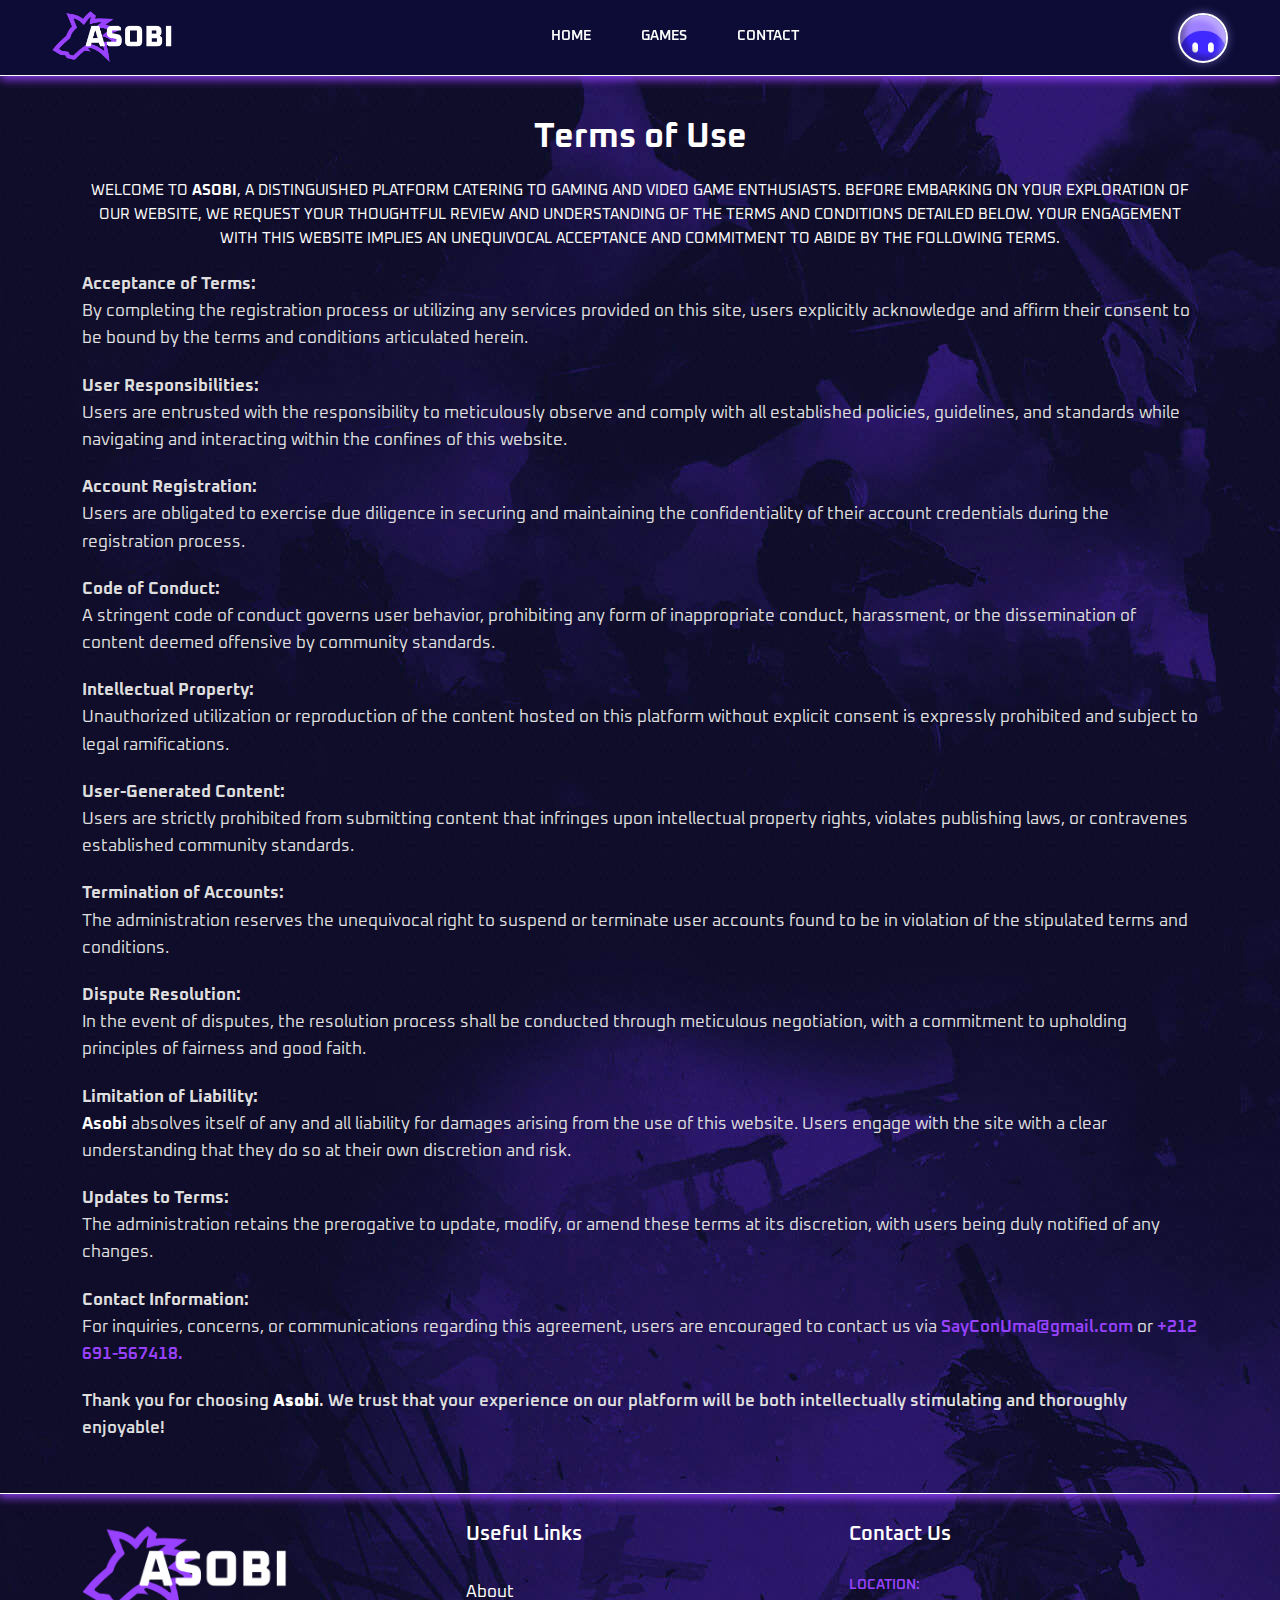
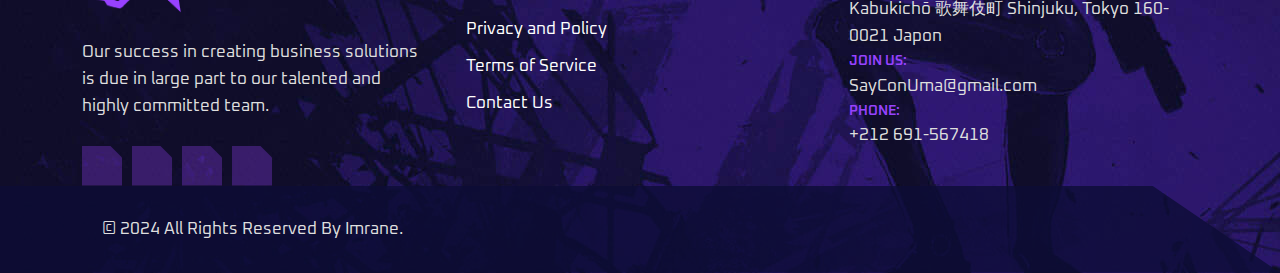
<file: Asobi/Pages/After-login/Terms-of-Use/Terms_of_service.html>
<!DOCTYPE html>
<html lang="en">
<head>
    <meta charset="UTF-8">
    <meta http-equiv="X-UA-Compatible" content="IE=edge">
    <meta name="viewport" content="width=device-width, initial-scale=1.0">
    <!-- 
      - primary meta tags
    -->
    <title>Asobi - For True Gamers!</title>
    <meta name="title" content="Asobi - For True Gamers!">
    <meta name="description" content="This is a video games website made by Imrane Mejouate">
    <!-- 
      - google font link
    -->
    <link rel="preconnect" href="https://fonts.googleapis.com">
    <link rel="preconnect" href="https://fonts.gstatic.com" crossorigin>
    <link href="https://fonts.googleapis.com/css2?family=Oxanium:wght@400;500;600;700&display=swap" rel="stylesheet">
  
        <!-- 
      - Icons
     -->
     <link rel="stylesheet" href="https://cdnjs.cloudflare.com/ajax/libs/font-awesome/6.5.1/css/all.min.css" integrity="sha512-DTOQO9RWCH3ppGqcWaEA1BIZOC6xxalwEsw9c2QQeAIftl+Vegovlnee1c9QX4TctnWMn13TZye+giMm8e2LwA==" crossorigin="anonymous" referrerpolicy="no-referrer" />
  
    <!-- 
      - custom css link
    -->
    <link rel="stylesheet" href="style.css">

    <!-- <meta http-equiv="refresh" content="5"> -->
</head>



<body id="top">

    
      <!-- 
    - #HEADER
  -->

  <header class="header">
    <div class="container header-container">

      <a href="../Home/Index.html" class="logo">
        <img src="../../../images/logo.png" width="100" height="53" alt="Asobi home">
      </a>



      <label for="nav-toggle-btn" class="label-nav-toggle-btn">
        <input type="checkbox" id="nav-toggle-btn" class="nav-toggle-btn-active">
        <span class="line line-1"></span>
        <span class="line line-2"></span>
        <span class="line line-3"></span>
        <nav class="navbar">
            <ul class="navbar-list">
        
              <li class="navbar-item">
                <a href="../Home/Index.html" class="navbar-link">home</a>
              </li>

              <li class="navbar-item">
                <a href="../Games/Games.html" class="navbar-link">Games</a>
              </li>
        
              <li class="navbar-item">
                <a href="#contact" class="navbar-link">contact</a>
              </li>
            </ul>
        </nav>
      </label>
      <a href="#" class="log-btn"></a>
    </div>
  </header>
  
      <!-- 
      - #BACK TO TOP
      -->

<div class="back-top">
  <a href="#top" class="back-top-btn">
      <i name="arrow-up-outline" class="fa-solid fa-arrow-up ion-icon"></i>
      <div class="stroke-top">
        <svg>
          <circle cx="25" cy="25" r="25.3"></circle>
        </svg>
      </div>
  </a>
</div>

    <!-- 
    - #MAIN
    -->

  <main>
    <div class="hero has-before">
      <div class="container">
        <h1 class="h1 title hero-title">Terms of Use</h1>

        <p class="section-subtitle">Welcome to <b class="web-name">ASOBI</b>, a distinguished platform catering to gaming and video game enthusiasts. Before embarking on your exploration of our website, we request your thoughtful review and understanding of the terms and conditions detailed below. Your engagement with this website implies an unequivocal acceptance and commitment to abide by the following terms.</p>
        

        <div class="section-title-list">

          <p class="section-title"> 
            <b>Acceptance of Terms:</b><br>
            By completing the registration process or utilizing any services provided on this site, users explicitly acknowledge and affirm their consent to be bound by the terms and conditions articulated herein.
          </p>
          <p class="section-title"> 
            <b>User Responsibilities:</b><br>
            Users are entrusted with the responsibility to meticulously observe and comply with all established policies, guidelines, and standards while navigating and interacting within the confines of this website.
          </p>
          
          <p class="section-title">
            <b>Account Registration:</b><br>
            Users are obligated to exercise due diligence in securing and maintaining the confidentiality of their account credentials during the registration process.
          </p>

          <p class="section-title">
            <b>Code of Conduct:</b><br>
            A stringent code of conduct governs user behavior, prohibiting any form of inappropriate conduct, harassment, or the dissemination of content deemed offensive by community standards.
          </p>

          <p class="section-title">
            <b>Intellectual Property:</b><br>
            Unauthorized utilization or reproduction of the content hosted on this platform without explicit consent is expressly prohibited and subject to legal ramifications.
          </p>

          <p class="section-title">
            <b>User-Generated Content:</b><br>
            Users are strictly prohibited from submitting content that infringes upon intellectual property rights, violates publishing laws, or contravenes established community standards.
          </p>

          <p class="section-title">
            <b>Termination of Accounts:</b><br>
            The administration reserves the unequivocal right to suspend or terminate user accounts found to be in violation of the stipulated terms and conditions.
          </p>

          <p class="section-title"> 
            <b>Dispute Resolution:</b><br>
            In the event of disputes, the resolution process shall be conducted through meticulous negotiation, with a commitment to upholding principles of fairness and good faith.
          </p>

          <p class="section-title">
            <b>Limitation of Liability:</b><br>
            <b class="web-name">Asobi</b> absolves itself of any and all liability for damages arising from the use of this website. Users engage with the site with a clear understanding that they do so at their own discretion and risk.          </p>

          <p class="section-title">
            <b>Updates to Terms:</b><br>
            The administration retains the prerogative to update, modify, or amend these terms at its discretion, with users being duly notified of any changes.
          </p>

          <p class="section-title">
            <b>Contact Information:</b><br>
            For inquiries, concerns, or communications regarding this agreement, users are encouraged to contact us via
            <a href="mailto:SayConUma@gmail.com" class="contact-link">SayConUma@gmail.com</a>
            or 
            <a href="tel:+212691567418" class="contact-link">+212 691-567418.</a>
          </p>

          <p class="section-subtitle-title">Thank you for choosing <b class="web-name">Asobi</b>. We trust that your experience on our platform will be both intellectually stimulating and thoroughly enjoyable!</p>
        </div>
      </div>
    </div>
  </main>
  
    <!-- 
    - #FOOTER
  -->

  <footer class="footer">

    <div class="section footer-top">
      <div class="container">

        <div class="footer-brand">

          <a href="#" class="logo">
            <img src="../../../images/logo.png" width="100" height="53" alt="Asobi home">
          </a>

          <p class="footer-text">
            Our success in creating business solutions is due in large part to our talented and highly committed team.
          </p>

          <ul class="social-list">
            <li>
              <a href="https://www.facebook.com" class="social-link">
                <i class="fa-brands fa-facebook"></i>
              </a>
            </li>

            <li>
              <a href="https://www.twitter.com" class="social-link">
                <i class="fa-brands fa-twitter"></i>
              </a>
            </li>

            <li>
              <a href="https://www.instagram.com" class="social-link">
                <i class="fa-brands fa-instagram"></i>
              </a>
            </li>

            <li>
              <a href="https://www.youtube.com" class="social-link">
                <i class="fa-brands fa-youtube"></i>
              </a>
            </li>
          </ul>

        </div>

        <div class="footer-list">

          <p class="title footer-list-title has-after">Useful Links</p>
          <ul>

            <li>
              <a href="../About/About.html" class="footer-link">About</a>
            </li>

            <li>
              <a href="../Privacy-and-Policy/Privacy_and_policy.html" class="footer-link">Privacy and Policy</a>
            </li>

            <li>
              <a href="#top" class="footer-link">Terms of Service</a>
            </li>

            <li>
              <a href="../Contact/contact.html" class="footer-link">Contact Us</a>
            </li>

          </ul>
        </div>

        <div class="footer-list">

          <p class="title footer-list-title has-after" id="contact">Contact Us</p>

          <div class="contact-item">
            <span class="span">Location:</span>
            <address class="contact-link">
              Kabukichō 歌舞伎町 Shinjuku, Tokyo 160-0021 Japon
            </address>
          </div>

          <div class="contact-item">
            <span class="span">Join Us:</span>
            <a href="mailto:SayConUma@gmail.com" class="contact-link">SayConUma@gmail.com</a>
          </div>

          <div class="contact-item">
            <span class="span">Phone:</span>
            <a href="tel:+212691567418" class="contact-link">+212 691-567418</a>
          </div>

        </div>

      </div>
    </div>

    <div class="footer-bottom">
      <div class="container">

        <p class="copyright">
          &copy; 2024 All Rights Reserved By Imrane.
        </p>

      </div>
    </div>

  </footer>

</body>
</html>
</file>
<file: Asobi/Pages/Home/style.css>
/*-----------------------------------*\
  #style.css
\*-----------------------------------*/



/*-----------------------------------*\
  #CUSTOM PROPERTY
\*-----------------------------------*/

:root {

    /**
     * COLORS
     */
  
    /* background color */
    --bg-purple: hsla(267, 100%, 63%, 1);
    --bg-purple-alpha-10: hsla(267, 100%, 63%, 0.1);
    --bg-purple-alpha-30: hsla(267, 100%, 63%, 0.3);
    --bg-dark-purple: hsla(279, 42%, 9%, 1);
    --bg-oxford-blue: hsla(240, 63%, 13%, 1);
    --bg-oxford-blue-alpha-95: hsla(240, 63%, 13%, 0.95);
    --bg-oxford-blue-alpha-90: hsla(240, 63%, 13%, 0.9);
    --bg-oxford-blue-alpha-80: hsla(240, 63%, 13%, 0.8);
  
    /* gradient color */
    --gradient-1: linear-gradient(to right bottom, hsl(299, 100%, 52%), hsl(291, 100%, 58%), hsl(283, 100%, 60%), hsl(273, 100%, 62%), hsl(262, 100%, 63%), hsl(242, 100%, 69%), hsl(223, 100%, 62%), hsl(210, 100%, 50%), hsl(203, 100%, 50%), hsl(198, 100%, 50%), hsl(192, 100%, 48%), hsl(185, 90%, 48%));
    --gradient-2: linear-gradient(90deg, transparent 0%, #9841ff 50%, transparent 100%);
  
    /* text color */
    --text-white: hsla(0, 0%, 100%, 1);
    --text-gainsboro: hsla(0, 0%, 87%, 1);
    --text-champagne-pink: hsla(23, 61%, 86%, 1);
    --text-purple: hsla(267, 100%, 63%, 1);
  
    /* border color */
    --border-space-cadet: hsl(240, 45%, 17%);
    --border-purple-alpha-30: hsla(267, 100%, 63%, 0.3); 
  
    /**
     * TYPOGRAPHY
     */
  
    /* font family */
    --fontFamily-oxanium: 'Oxanium', cursive;
    --fontFamily-work-sans: 'Work Sans', sans-serif;
  
    /* font size */
    --fontSize-1: 3.6rem;
    --fontSize-2: 2.4rem;
    --fontSize-3: 2rem;
    --fontSize-4: 1.7rem;
    --fontSize-5: 1.6rem;
    --fontSize-6: 1.5rem;
    --fontSize-7: 1.4rem;
    --fontSize-8: 1.2rem;
  
    /* font weight */
    --weight-regular: 400;
    --weight-semiBold: 600;
    --weight-bold: 700;
  
    /**
     * SPACING
     */
  
    --section-spacing: 100px;
  
    /**
     * BOX SHADOW
     */
  
    --shadow: 0px 2px 5px 0px hsla(0, 0%, 0%, 0.5);

    /**
     * EMO NEON SHADOW COLOR
     */

    --emo-eyes-shadow: rgba(0, 0, 0, 0.5);

    
  
    /**
     * BORDER RADIUS
     */
  
    --radius-circle: 50%;
    --radius-5: 5px;
    --radius-3: 3px;
  
    /**
     * CLIP PATH
     */
  
    --clip-path-1: polygon(0 0, 100% 0, 100% 0, 0 0);
    --clip-path-2: polygon(0 0, 100% 0, 100% 100%, 0 100%);
    --clip-path-3: polygon(0% 0%, 90% 0, 100% 30%, 100% 100%, 0 100%);
    --clip-path-4: polygon(90% 0, 100% 40%, 100% 100%, 0 100%, 0 0);
    --clip-path-5: polygon(100% 0, 100% 100%, 10% 100%, 0 60%, 0 0);
    --clip-path-6: polygon(10% 0, 100% 0, 100% 100%, 0 100%, 0 40%);
    --clip-path-7: polygon(100% 0, 100% 60%, 90% 100%, 0 100%, 0 0);
    --clip-path-8: polygon(0% 0%, 70% 0, 100% 30%, 100% 100%, 0 100%);
    --clip-path-9: polygon(0 0, 90% 0, 100% 100%, 0% 100%);
  
    /**
     * TRANSITION
     */
  
    --transition-1: 250ms ease;
    --transition-2: 500ms ease;
    --cubic-out: cubic-bezier(0.05, 0.83, 0.52, 0.97);
  
  }

/*-----------------------------------*\
  #RESET
\*-----------------------------------*/

*,
*::before,
*::after {
  margin: 0;
  padding: 0;
  box-sizing: border-box;
}

*::selection{background-color: var(--bg-purple);}

li { list-style: none; }

a,
img,
time,
span,
input,
button,
textarea,
i{ display: block; }

a {
  color: inherit;
  text-decoration: none;
}

img { height: auto; }

input,
button
{
  background: none;
  border: none;
  font: inherit;
}

input { width: 100%; }

button { cursor: pointer; }

i{ pointer-events: none; }

address { font-style: normal; }

html {
  font-size: 10px;
  scroll-behavior: smooth;
}

body {
  background-color: var(--bg-dark-purple);
  background-image: url("../../images/body-bg.jpg");
  background-repeat: repeat;
  color: var(--text-gainsboro);
  font-family: var(--fontFamily-oxanium);
  font-size: var(--fontSize-4);
  font-weight: var(--weight-regular);
  line-height: 1.6;
  overflow-x: hidden;
  width: 100vw;
}

main{
  overflow-x: hidden;
  border-bottom: 1px solid #fff;
  box-shadow: -2px 2px 10px var(--bg-purple),-2px 2px 10px var(--border-purple-alpha-30);
}

::-webkit-scrollbar { width: 4px; }

::-webkit-scrollbar-track { background-color: var(--bg-dark-purple); }

::-webkit-scrollbar-thumb { background-color: var(--bg-purple); border-radius: 15px;}

/*-----------------------------------*\
    #REUSED STYLE
\*-----------------------------------*/

.container { padding-inline: 12px; }
  
.has-before,
.has-after {
  position: relative;
  z-index: 1;
}

.has-before::before,
.has-after::after {
  content: "";
  position: absolute;

}

.title { color: var(--text-white); }

.h1,
.h3 { line-height: 1.3; }

.h1 {
  font-size: var(--fontSize-1);
  font-weight: var(--weight-semiBold);
}

.h2 {
  font-size: var(--fontSize-2);
  line-height: 1.4;
}

.h3 { font-size: var(--fontSize-3); }

.section-title,
.section-subtitle,
.section-text { text-align: center; }

.section-subtitle {
  color: var(--text-white);
  font-weight: var(--weight-semiBold);
  font-size: var(--fontSize-5);
  text-transform: uppercase;
}

.btn {
  position: relative;
  background-image: var(--gradient-1);
  color: var(--text-white);
  font-size: var(--fontSize-6);
  font-weight: var(--weight-semiBold);
  max-width: max-content;
  min-width: 180px;
  height: 50px;
  display: grid;
  place-items: center;
  padding-inline: 30px;
  clip-path: var(--clip-path-3);
  overflow: hidden;
  margin: 0 auto;
}

.btn::before {
  content: "";
  position: absolute;
  top: var(--top, 50%);
  left: var(--left, 50%);
  width: 250%;
  padding-block-end: 250%;
  background-color: var(--bg-purple);
  transform: translate(-50%, -50%) scale(0);
  border-radius: var(--radius-circle);
  z-index: -1;
  transition: transform var(--transition-2);
}

.btn:is(:hover, :focus-visible)::before { transform: translate(-50%, -50%) scale(1); }


.btn-down {
    position: relative;
    transition: 400ms;
    cursor: pointer;
}

.btn-down:hover{scale: 1.1;}

.btn-down:hover .scroll-down-arrow i{ translate: 0 5px;}

.btn-down:active{scale: 1;}

.log-btn{
  background-image: var(--gradient-1);
  color: var(--text-white);
  font-size: var(--fontSize-6);
  font-weight: var(--weight-semiBold);
  height: 50px;
  width: 50px;
  display: grid;
  place-items: center;
  justify-self: right;
  border-radius: 50%;
  transition: 400ms;
  cursor: pointer;
  border: 2px solid #fff;
  box-shadow: inset -5px 5px 5px hsla(0, 0%, 100%, 0.3),inset 5px -5px 5px hsla(0, 0%, 0%, 0.3),0 0 10px hsla(253, 100%, 80%, 0.5);
}

.log-btn:hover{scale: 1.1;}

.log-btn:active{scale: 0.9;}

.log-btn:hover::selection{background-color: #b477ff;}

.w-100 { width: 100%; }

.logo{cursor: pointer;width: fit-content;}

.section { padding-block: var(--section-spacing); }

.section-title {
  margin-block: 10px;
  text-transform: uppercase;
}

.section-title .span {
  display: inline;
  color: var(--text-purple);
}

.section-title .span::selection{background-color: #b477ff;}

.section-text {
  margin-block-end: 40px;
  max-width: 480px;
  margin-inline: auto;
}
.img-holder {
  background-color: var(--bg-purple);
  aspect-ratio: var(--width) / var(--height);
  overflow: hidden;
}

.img-cover {
  width: 100%;
  height: 100%;
  object-fit: cover;
}

/*-----------------------------------*\
    #HEADER
\*-----------------------------------*/

.header {
    position: fixed;
    top: 0;
    left: 0;
    width: 100%;
    background-color: var(--bg-oxford-blue);
    padding: 10px 12px;
    z-index: 4;
    animation: slideUP 1s ease forwards;
    border-bottom: 1px solid #fff;
    box-shadow: 0 2px 10px var(--bg-purple),0 2px 10px var(--border-purple-alpha-30);
}
  
@keyframes slideUP {
    0% { transform: translateY(-100%); }
    100% { transform: translateY(0); }
}

.header .container {
    display: grid;
    grid-template-columns: 8fr 1fr 1fr;
}

.line {
    height: 3px;
    width: 10px;
    margin-block: 4px;
    background-color: var(--text-gainsboro);
    border-radius: 8px;
    transition: var(--transition-1);
}

.line-2 { width: 20px; }

.line-3 { margin-inline-start: auto; }

input.nav-toggle-btn-active{
    display: none;
}

input.nav-toggle-btn-active:checked ~ .line-1{
    transform: rotate(45deg) translate(4px, 1.5px);
}

input.nav-toggle-btn-active:checked ~ .line-2{
    transform: rotate(-45deg);
}

input.nav-toggle-btn-active:checked ~ .line-3{
    transform: rotate(45deg) translate(-3px, -1px);
}

.navbar {
  position: absolute;
  top: calc(100% - 1px);
  right: 12px;
  left: 12px;
  background-color: var(--bg-oxford-blue);
  padding: 0 15px;
  clip-path: var(--clip-path-1);
  transform-origin: top;
  transition: 400ms ease-in-out;
  scale: 1 0;
  translate: 0 1px;
  border-bottom-left-radius: 10px;
  border-bottom-right-radius: 10px;
  border-bottom: 1px solid #fff;
  border-left: 1px solid #fff;
  border-right: 1px solid #fff;
}

input.nav-toggle-btn-active:checked ~ .navbar{
  clip-path: var(--clip-path-2);
  scale: 1 1;
}
.navbar-link {
  padding: 15px 25px;
  text-transform: uppercase;
  font-size: var(--fontSize-7);
  font-weight: var(--weight-semiBold);
  color: var(--text-white);
  transition: 300ms;
  cursor: pointer;
  margin: 10px 0;
  border-radius: 15px;
  background-color: hsla(253, 100%, 65%, 0.3);
  box-shadow: inset 5px 5px 5px hsla(0, 0%, 0%, 0.3), inset -5px -5px 5px hsla(0, 0%, 100%, 0.3);
}

.navbar-link::after{
content: "";
display: none;
height: 3px;
background: var(--text-purple);
border-radius: 5px;
scale: 0 1;
transition: 300ms;
}

.navbar-link:hover::selection{background-color: #b477ff;}

.navbar-link:hover{color: var(--text-purple);} 

.navbar-link:hover::after{scale: 1.3 1;}

.label-nav-toggle-btn{max-width: fit-content; justify-self: center; align-self: center;}

/*-----------------------------------*\
  #HERO
\*-----------------------------------*/

.hero {
    padding-block-start: 170px;
    text-align: center;
    width: 100vw;
    overflow: hidden;
}

.hero .section-subtitle { letter-spacing: 5px; }

.hero-title { margin-block: 20px 25px; }

.hero .btn { margin-inline: auto; }

.hero::before {
    background-image: var(--gradient-2);
    bottom: 0;
    left: 0;
    width: 100%;
    height: 4px;
    z-index: 1;
}

.hero-banner {
    position: relative;
    margin-block-start: 50px;
}

.hero-banner-bg { display: none; }

.hero .fade-in{
  opacity: 0;
  animation: fade .9s ease forwards 300ms;
}

@keyframes fade{
  0% { transform: translateY(30%); }
  100% { transform: translateY(0); opacity: 1;}
}

/* 
 #SCROLL DOWN
*/

.scroll-down{display: grid;place-items: center;}

.scroll-down svg {
  fill: currentColor;
  transform-origin: center;
}

.text-path{
  font-weight: var(--weight-bold);
  font-size: 9.8px;
  color: #fff;
}

.circle-text{animation: c-t-rotate 7s linear infinite;width: 100px;height: 100px;}

@keyframes c-t-rotate {
  to{rotate: 360deg;}
}

.scroll-down-arrow{
  position: absolute;
  top: 50%;
  left: 50%;
  transform: translateY(-50%) translateX(-50%);
  border-radius: var(--radius-circle);
  height: 60%;
  background: var(--gradient-1);
  aspect-ratio: 1;
  display: grid;
  place-items: center;
  font-size: 32px;
}

.scroll-down-arrow i{transition: 300ms 100ms;}


/*-----------------------------------*\
  #WRAPPER ANIMATION
\*-----------------------------------*/

.wrapper span {
	position: absolute;
	bottom: -180px;
	height: 50px;
	width: 50px;
	z-index: -9999;
	background-image: var(--gradient-1);
  filter: brightness(70%);
	animation: bgmov 9s linear infinite;
  scale: 0.5;
}

.wrapper span:nth-child(1) {
	left: 60px;
	animation-delay: 0.6s;
}

.wrapper span:nth-child(2) {
	left: 10%;
	animation-delay: 3s;
	width: 60px;
	height: 60px;
}

.wrapper span:nth-child(3) {
	left: 20%;
	animation-delay: 2s;
}

.wrapper span:nth-child(4) {
	left: 30%;
	animation-delay: 5s;
	width: 80px;
	height: 80px;
}

.wrapper span:nth-child(5) {
	left: 40%;
	animation-delay: 1s;
}

.wrapper span:nth-child(6) {
	left: 50%;
	animation-delay: 7s;
}

.wrapper span:nth-child(7) {
	left: 60%;
	animation-delay: s;
	width: 100px;
	height: 100px;
}

.wrapper span:nth-child(8) {
	left: 70%;
	animation-delay: 8s;
}

.wrapper span:nth-child(9) {
	left: 80%;
	animation-delay: 6s;
	width: 80px;
	height: 80px;
}

.wrapper span:nth-child(10) {
	left: 90%;
	animation-delay: 4s;
}

.wrapper span:nth-child(11) {
	left: 100%;
	animation-delay: 4s;
}

.wrapper span:nth-child(12) {
	left: 100%;
	animation-delay: 6s;
  width: 80px;
  height: 80px;
}

@keyframes bgmov {
	0% {
		transform: translateY(0);
		opacity: 1;
	}
  50%{border-radius: 0;}
	80% {
		opacity: .7;
	}
	100% {
		transform: translateY(-800px) rotate(360deg);
		opacity: 0;
    border-radius: 50%;
	}
}


/*-----------------------------------*\
  #HELPER BOT
\*-----------------------------------*/

.help-list{
  width: 30px;
  height: 50px;
  position: fixed;
  top: 15%;
  left: 0;
  display: flex;
  transition: 400ms ease;
  transform: translateX(-180%);
  z-index: 3;
}

.before-help-bar,
.after-help-bar,
.help-bar{
  width: 250px;
  height: 50px;
  clip-path: polygon(100% 0, 90% 100%, 0 100%, 0 0);
  z-index: 100;
  position: absolute;
  translate: -7%;
}

.theme-bar{
  width: 200px;
  height: 50px;
  clip-path: polygon(100% 0, 90% 100%, 0 100%, 0 0);
  z-index: 100;
  position: absolute;
  translate: -7%;
  left: -196px;
  top: 0%;
  background-color: #9841ff;
  z-index: 3;
  transition: 500ms 400ms, top 500ms 800ms;
  box-shadow: inset 0 5px 10px hsla(0, 0%, 0%, 0.5);
  display: flex;
  align-items: center;
  gap: 10px;
}

.theme-bar input[type="radio"]{
  cursor: pointer;
  appearance: none;
  width: 16px;
  height: 16px;
  border: 3px solid var(--radio-color, currentColor);
  border-radius: 50%;
}

.theme-bar input[type="radio"]:checked{
  background-color: var(--radio-color);
  border: 2px solid #fff;
  box-shadow: 0 0 2px #fff,
  0 0 5px #fff,
  0 0 6px #fff,
  0 0 7px var(--radio-color),
  0 0 8px var(--radio-color),
  0 0 9px var(--radio-color),
  0 0 10px var(--radio-color),
  0 0 15px var(--radio-color);
}

.theme-bar input[type="radio"]#blue{
  --radio-color: hsl(214, 100%, 50%);
}

.theme-bar input[type="radio"]#purple{
  --radio-color: #ce30d4;
}

.theme-bar input[type="radio"]#yellow{
  --radio-color: #ffcc00;
}

.theme-bar input[type="radio"]#green{
  --radio-color: #3fc92d;
}

.theme-bar input[type="radio"]#red{
  --radio-color: #d32020;
}

:root:has(#blue:checked){
  --emo-shadow: hsl(214, 100%, 50%);
  --huh: hsl(180, 100%, 50%);
  --emo-shadow-broken: hsla(214, 100%, 50%, 0.4);
  --emo-eyes: hsl(180, 100%, 50%);
}

:root:has(#purple:checked){
  --emo-shadow: hsl(308, 69%, 46%);
  --huh: hsl(308, 100%, 50%);
  --emo-shadow-broken: hsla(308, 69%, 46%, 0.4);
  --emo-eyes: hsl(308, 100%, 50%);
}

:root:has(#yellow:checked){
  --emo-shadow: hsl(48, 100%, 50%);
  --huh: hsl(56, 100%, 50%);
  --emo-shadow-broken: hsla(48, 100%, 50%, 0.4);
  --emo-eyes: hsl(56, 100%, 50%);
}

:root:has(#green:checked){
  --emo-shadow: hsl(113, 63%, 48%);
  --huh: hsl(113, 76%, 50%);
  --emo-shadow-broken: hsla(113, 63%, 48%, 0.4);
  --emo-eyes: hsl(113, 76%, 50%);
}

:root:has(#red:checked){
  --emo-shadow: hsl(0, 74%, 48%);
  --huh: hsl(0, 100%, 50%);
  --emo-shadow-broken: hsla(0, 74%, 48%, 0.4);
  --emo-eyes: hsl(0, 100%, 50%);
  /* --emo-eyes: url(../../images/Sharingan.png);
  --bright: brightness(1.3); */
}

.EMO-word{
  color: var(--emo-eyes);
  filter: brightness(0.9);
  transition: 400ms;
}

.help-bar{
  left: -210px;
  background-color: #ac67ff;
  z-index: 4;
  transition: 500ms 300ms;
}

.before-help-bar{
  left: -200px;
  background-color: #9841ff;
  z-index: 2;
  transition: 500ms 200ms;
}

.after-help-bar{
  left: -190px;
  background-color: #8323f8;
  z-index: 1;
  transition: 500ms;
}

.help-list:not(:hover) .theme-bar{transition: 500ms 300ms, top 500ms;}

.help-list:not(:hover) .help-bar{transition: 500ms 400ms;}

.help-list:not(:hover) .before-help-bar{transition: 500ms 500ms;}

.help-list:not(:hover) .after-help-bar{transition: 500ms 600ms;}


.help-list:hover :is(.help-bar,.before-help-bar,.after-help-bar,.theme-bar)
{
  transform: translate(200px);
}

:root:has(.help-list:hover,.bot-checkbox:checked) .theme-bar{
  top: 100%;
}

.help-bar{
  display: grid;
  place-items: center;
  font-weight: var(--weight-semiBold);
}

.help-list{
  animation: movr .7s ease-in-out forwards 500ms;
}

@keyframes movr{
  to { transform: translateX(30%);}
}

.label-bot{transition: 200ms; cursor: pointer;}

.label-bot:hover{color: var(--text-white);font-size: 18px;}

.label-bot:active{font-size: 15px;}

.bot-checkbox,.help-bot-check{display: none;}

.helper-bot{
  position: fixed;
  width: 140px;
  height: 90px;
  display: grid;
  place-items: center;
  bottom: 20px;
  left: 30px;
  translate: 0 300%;
  scale: 0 1;
  transition: 400ms, scale 400ms 200ms;
  z-index: 999;
}

.emo{  
  transition: 400ms;
  width: 140px;
  height: 95px;
  background-color: #000;
  border: 2px solid #fff;
  border-radius: 10px;
  box-shadow: inset -2px 2px 10px 1px hsla(0, 0%, 100%, 0.4),
  inset 0 0 2px #fff,
  inset 0 0 5px #fff,
  inset 0 0 6px #fff,
  inset 0 0 7px var(--emo-shadow),
  inset 0 0 8px var(--emo-shadow),
  inset 0 0 9px var(--emo-shadow),
  inset 0 0 10px var(--emo-shadow),
  inset 0 0 15px var(--emo-shadow),
  0 0 2px #fff,
  0 0 5px #fff,
  0 0 6px #fff,
  0 0 7px var(--emo-shadow),
  0 0 8px var(--emo-shadow),
  0 0 9px var(--emo-shadow),
  0 0 10px var(--emo-shadow),
  0 0 15px var(--emo-shadow);
}

.cute-bot .bot-checkbox:checked ~ .helper-bot{translate: 0 0%; scale: 1 1;}

.cute-bot .bot-checkbox:not(:checked) ~ .helper-bot{transition: 400ms, translate 400ms 100ms;}

@keyframes bot-mov {
  50%{transform: translateY(-40%);}
}

.helper-bot{animation: bot-mov 5s ease-in-out infinite;}



/* #EMO EYES */

.left-eye,.right-eye{
  width: 25px;
  height: 25px;
  border-radius: 7px;
  background: var(--emo-eyes);
  background-size: cover;
  filter: var(--bright);
  box-shadow: inset -2px 5px 8px var(--emo-eyes-shadow);
  position: absolute;
  z-index: 2;
  top: 30%;
  transition: 400ms;
}

.left-eye{
  left: 37px;
  animation: left-eye 20s ease-in-out infinite 5s;
}

.right-eye{
  right: 37px;
  animation: right-eye 20s ease-in-out infinite 5.02s;
}



@keyframes left-eye {

  1%{    
    scale: 1;
    animation-timing-function: step-end;}
  4%{scale: 1 0.2;}
  5%{scale: 1;}

  10%{scale: 1;translate: 0%;}
  12%{scale: 1.15;translate: -5px;}
  13%{translate: -7px -5px;}

  17%{scale: 1.15;translate: -7px -5px;}
  19%{scale: 1;translate: 5px 4px;}

  22%{scale: 1; translate: 5px 4px;}
  23%{scale: 1.05; translate: 3px -2px;}

  25%{    
    scale: 1;
    animation-timing-function: step-end;}
  28%{scale: 1 0.2;}
  29%{scale: 1;}

  30%{scale: 1.05;translate: 3px -2px;}
  32%{scale: 1.1; translate: -7px -2px;}

  35%{scale: 1.1;animation-timing-function: step-end;}
  38%{scale: 1 0.2;}
  39%{scale: 1.1;animation-timing-function: step-end;}
  42%{scale: 1 0.2;}
  43%{scale: 1.1;}

  34%{scale: 1.1; translate: -7px -2px;}
  36%{scale: 1.05; translate: 3px -2px;}

  45%{scale: 1.05; translate: 3px -2px;}
  47%{scale: 1; translate: 0%;}

  50%{translate: 0%; rotate: 0deg;}
  53%{translate: -18px 15px;}
  55%{translate: -16px 7px;}
  58%{translate: -16px 7px;}
  60%{translate: -18px 15px;}
  56%{    
    scale: 1;
    animation-timing-function: step-end;}
  58%{scale: 1 0.2;}
  59%{scale: 1;}
  63%{translate: -18px 15px;}
  66%{translate: 27px -10px;}
  68%{    
    scale: 1;
    animation-timing-function: step-end;}
  70%{scale: 1 0.2;}
  71%{scale: 1;}
  77%{translate: 27px -10px;}
  80%{
    translate: 0%;
    scale: 1;
    animation-timing-function: step-end;
  }
  82%{scale: 1 0.2;}
  83%{scale: 1;}
}


@keyframes right-eye {

  0.8%{    
    scale: 1;
    animation-timing-function: step-end;}
  3.8%{scale: 1 0.2;}
  4.8%{scale: 1;}

  10%{scale: 1;translate: 0%;}
  12%{scale: 1.05;translate: -5px;}
  13%{translate: -7px -5px;}

  17%{scale: 1.05;translate: -7px -5px;}
  19%{scale: 1.1;translate: 5px 4px;}

  22%{scale: 1.1; translate: 5px 4px;}
  23%{scale: 1.05; translate: 3px -2px;}

  24.8%{    
    scale: 1.05;
    animation-timing-function: step-end;}
  27.8%{scale: 1 0.2;}
  28.8%{scale: 1.05;}

  30%{scale: 1.05;translate: 3px -2px;}
  32%{scale: 1; translate: -7px -2px;}

  34.8%{scale: 1;animation-timing-function: step-end;}
  37.8%{scale: 1 0.2;}
  38.8%{scale: 1;animation-timing-function: step-end;}
  41.8%{scale: 1 0.2;}
  42.8%{scale: 1;}

  34%{scale: 1; translate: -7px -2px;}
  36%{scale: 1.05; translate: 3px -2px;}

  45%{scale: 1.05; translate: 3px -2px;}
  47%{scale: 1; translate: 0%;}

  50%{translate: 0%;}
  53%{translate: -22px 13px;}
  55%{translate: -22px 8px;}
  58%{translate: -22px 8px;}
  60%{translate: -22px 13px;}
  54.8%{    
    scale: 1;
    animation-timing-function: step-end;}
  57.8%{scale: 1 0.2;}
  58.8%{scale: 1;}
  63%{translate: -22px 13px;scale: 1;}
  66%{translate: 20px -12px; scale: 1.2}
  67.8%{    
    scale: 1.2;
    animation-timing-function: step-end;}
  69.8%{scale: 1 0.2;}
  70.8%{scale: 1.2;}
  77%{translate: 20px -12px; scale: 1.2;}
  79.8%{
    translate: 0%;
    scale: 1;
    animation-timing-function: step-end;
  }
  81.8%{scale: 1 0.2;}
  82.8%{scale: 1;}
}



.eye-container{
  height: 100%;
  display: grid;
  animation: eye-container 20s ease-in-out infinite 4.9s;
  transition: 500ms;
}

@keyframes eye-container {

  50%{transform: rotate(0);}
  53%{transform: rotate(-10deg);}

  62%{transform: rotate(-10deg);}
  65%{transform: rotate(10deg);gap: 0;}

  77%{transform: rotate(10deg);gap: 20px;}

  85%{transform: rotate(-15deg);}
  87%{transform: rotate(8deg);}
  89%{transform: rotate(0);}

}

.emo-broken-img{filter: hue-rotate(16deg)}

.emo-broken-img{
  position: absolute;
  top: 0;
  right: 0;
  background-size: cover;
  width: 100%;
  height: 100%;
  z-index: 3;
  transition: 200ms;
  opacity: 0;
}

.help-bot-check:not(:checked) ~ .emo:hover :is(.eye-container) {animation: huh-container 2s; rotate: 10deg;}

.emo:hover .left-eye{animation: huh-l-eye .5s; scale: 1.3;}

.emo:hover .right-eye{animation: huh-r-eye .5s; scale: 1.1;}

.emo:hover .eye-container .huh{animation: huh .5s; opacity: 1;translate: 6px -14px;rotate: 20deg;}

.emo:hover .eye-container .huh2{animation: huh2 .5s; opacity: 1;translate: 6px -14px;rotate: 7deg;}

.emo{overflow: hidden;}

.help-bot-check:checked ~ .emo .emo-broken-img{opacity: 1;}

.help-bot-check:checked ~ .emo .eye-container :is(.left-eye,.right-eye){animation: droop-down 1.5s ease-in-out forwards;}

.help-bot-check:checked ~ .emo .eye-container{animation: droop-rotate 1s ease-in-out forwards;}

.help-bot-check:checked ~ .emo{
  animation: shake 0.5s cubic-bezier(.36,.07,.19,.97) both;
  transform: translate3d(0, 0, 0);
  backface-visibility: hidden;
  border: 2px solid hsla(0, 0%, 87%, 0.8);
  box-shadow: inset -2px 2px 10px 1px hsla(0, 0%, 100%, 0.4),
  inset 0 0 2px hsla(0, 0%, 100%, 0.4),
  inset 0 0 5px hsla(0, 0%, 100%, 0.4),
  inset 0 0 6px hsla(0, 0%, 100%, 0.4),
  inset 0 0 7px var(--emo-shadow-broken),
  inset 0 0 8px var(--emo-shadow-broken),
  inset 0 0 9px var(--emo-shadow-broken),
  inset 0 0 10px var(--emo-shadow-broken),
  inset 0 0 15px var(--emo-shadow-broken),
  0 0 2px hsla(0, 0%, 100%, 0.4),
  0 0 5px hsla(0, 0%, 100%, 0.4),
  0 0 6px hsla(0, 0%, 100%, 0.4),
  0 0 7px var(--emo-shadow-broken),
  0 0 8px var(--emo-shadow-broken),
  0 0 9px var(--emo-shadow-broken),
  0 0 10px var(--emo-shadow-broken),
  0 0 15px var(--emo-shadow-broken);}
  
.help-bot-check:checked ~ .emo .eye-container .huh,
.help-bot-check:checked ~ .emo .eye-container .huh2 {animation: opa-0 1s ease-in-out forwards;}
  
  
  @keyframes shake {
    0%, 90%, 100% {
      transform: translateX(0) rotate(0deg);
    }
  10%, 30%, 60%{
    transform: translateX(-10px) rotate(-5deg);
  }
  20%, 40%, 80% {
    transform: translateX(10px) rotate(5deg);
  }
}

@keyframes droop-rotate {
  0% {rotate:0;}
  50% {rotate:-10deg;}
  100%{rotate:-10deg;}
}

@keyframes droop-down {
  0% { top: 30%; opacity: 1; scale: 1;}
  0.2%{scale: 1.3;}
  100% { top: 45%; opacity: 0.5; scale: 1 0.5;}
}

.huh,.huh2{
  position: absolute;
  top: 30%;
  color: var(--huh);
  text-shadow: inset -2px 5px 8px var(--emo-eyes-shadow);
  opacity: 0;
}

.huh{
  right: 20%;
  rotate: 15deg;
  font-size: 15px;
  transition: 200ms;
}
.huh2{
  right: 28%;
  rotate: 5deg;
  font-size: 14px;
  transition: 400ms;
}

@keyframes opa-0{
  0%{opacity: 1;translate: 6px -14px;}
  100%{top: 35%; opacity: 0;}
}


/*-----------------------------------*\
  #NEWS
\*-----------------------------------*/

.news-list {
  display: grid;
  gap: 30px;
}

.news-list ul{height: fit-content;}

.news-card{
  background-color: var(--bg-oxford-blue-alpha-90);
  box-shadow: var(--shadow);
  border: 1px solid hsla(261, 100%, 75%, 0.5);
}

.news-card .card-content {
  position: relative;
  padding: 30px;
  height: 100%;
}

.card-tag {
  position: absolute;
  bottom: 100%;
  left: 0;
  background-image: var(--gradient-1);
  color: var(--text-white);
  font-size: var(--fontSize-8);
  font-weight: var(--weight-semiBold);
  text-transform: uppercase;
  height: 30px;
  line-height: 32px;
  padding-inline: 20px;
  clip-path: var(--clip-path-3);
}

.news-card :is(.card-meta-list, .card-meta-item) {
  display: flex;
  align-items: center;
}

.news-card .card-meta-list {
  flex-wrap: wrap;
  gap: 5px 10px;
}

.news-card .card-meta-item { gap: 5px; }

.news-card .card-meta-item i { color: var(--text-purple); }

.news-card .card-meta-text,
.news-card .link {
  color: var(--text-champagne-pink);
  font-size: var(--fontSize-7);
  font-weight: var(--weight-bold);
  text-transform: uppercase;
}

.news-card .h3 { margin-block: 15px 10px; }

.news-card .card-title {
  display: inline;
  background-image: linear-gradient(to left, var(--bg-purple), var(--bg-purple));
  background-repeat: no-repeat;
  background-position: left bottom;
  background-size: 0% 4px;
  transition: var(--transition-2);
}

.news-card .card-title:is(:hover, :focus-visible) { background-size: 100% 4px; }

.news-card .link{
  max-width: max-content;
  margin-block-start: 15px;
  padding-inline-start: 30px;
  transition: var(--transition-1);
}

.news-card label{display: block;}

.news-card .link::before {
  top: 50%;
  left: 0;
  transform: translateY(-100%);
  width: 20px;
  height: 4px;
  background-color: var(--bg-purple);
}

.news-card .link:is(:hover, :focus-visible) { color: var(--text-purple);}

.card-text :is(.more-check,.more){display: none;}

.card-text .more-check:checked ~ .more{display: inline;}

.card-text .more-check:checked ~ .etc{display: none;}

.sm-text{font-size: 3rem;}

.m-text{font-size: 2.5rem;}

/*-----------------------------------*\
  #GAMES GRID
\*-----------------------------------*/

.games-grid img{width: 100%;}

.games-grid {
  display: grid;
  grid-template-columns: repeat(2,1fr);
  grid-gap: 20px;
}

.game-card img{
  border-radius: 5px;
  text-align: center;
  box-shadow: 0px 2px 5px rgba(0, 0, 0, 0.1);
  transition: 0.2s ease-in-out;
}

.game-card img:hover {
  transform: scale(1.05);
  box-shadow: 0px 4px 8px rgba(0, 0, 0, 0.4);
  filter: brightness(0.4);
}

.games-container {
  display: flex;
  flex-direction: column;
  align-items: center;
  margin: 20px;
  padding: 20px;
  background: var(--bg-oxford-blue-alpha-90);
  box-shadow: var(--shadow);
  border: 1px solid hsla(261, 100%, 75%, 0.5);
  border-radius: 5px;
  box-shadow: 0px 2px 5px rgba(0, 0, 0, 0.15);
}

.games-grid-h2{
  text-align: left;
  margin-bottom: 20px;
}

.games-grid h4{
  text-transform: uppercase;
  font-size: 1.5rem;
  font-weight: var(--weight-bold);
  color: #fff;
  letter-spacing: 0.1rem;
  transform: translateY(50%);
  opacity: 0;
  transition: 400ms;
}

.games-grid h4 .big-text{font-size: 1.2rem;}

.game-card{position: relative;}

.game-card .img-content{
  position: absolute;
  top: 50%;
  transform: translateY(-50%);
  padding: 1.1rem;
  text-align: center;
  display: grid;
  width: 100%;
  height: 100%;
  overflow: hidden;
}

.game-card :is(img,.img-content){transition: 400ms;}

.game-card:hover img{filter: brightness(0.5);}

.game-card:hover .img-content h4{transform: translateY(20%);opacity: 1;}

.games-section{padding-top: 10px;}

/*-----------------------------------*\
  #FOOTER
\*-----------------------------------*/

.footer{
  padding-top: 30px;
}
.footer-top .container {
  display: grid;
  gap: 35px;
}

.footer-text { margin-block: 20px 25px; }

.social-list {
  display: flex;
  gap: 10px;
}

.footer .social-link {
  width: 40px;
  height: 40px;
  background-color: var(--bg-purple-alpha-30);
  display: grid;
  place-items: center;
  clip-path: var(--clip-path-8);
  transition: var(--transition-1);
}

.footer .social-link:hover {
  background-color: var(--bg-purple);
  transform: translateY(-2px);
}

.footer-list-title {
  font-size: var(--fontSize-3);
  font-weight: var(--weight-semiBold);
  line-height: 1;
  position: relative;
  padding-block-end: 10px;
  margin-block-end: 20px;
  max-width: max-content;
}

.footer-list-title::after {
  bottom: 0;
  left: 0;
  width: 50%;
  height: 4px;
  background-color: var(--bg-purple);
}

.footer-list-qr{
  display: grid;
  place-items: center;
}

.qrcode{
  display: flex;
  justify-content: center;
}

.footer-list-qr img{
  width: 40%;
}

.footer-link {
  padding-block: 5px;
  color: var(--text-white);
  transition: var(--transition-1);
}

.footer-link:hover{ color: var(--text-purple); }

.contact-item .span {
  color: var(--text-purple);
  font-size: var(--fontSize-7);
  text-transform: uppercase;
  font-weight: var(--weight-semiBold);
}


.footer-bottom {
  clip-path: var(--clip-path-9);
  background-color: var(--bg-oxford-blue-alpha-80);
}

.copyright { padding: 30px 20px; }

/*-----------------------------------*\
  #RATE
\*-----------------------------------*/

.rating{
  display: flex;
  flex-direction: row-reverse;
  justify-content: flex-end;
  position: relative;
}

.rating input{
  display: none;
}

.rating label{
  display: block;
  cursor: pointer;
  width: 32px;
}

.rating label:before{
  content: '\f005';
  font-family: fontAwesome;
  position: relative;
  display: block;
  font-size: 25px;
  color: transparent;
  -webkit-text-stroke-width: 2px;
  -webkit-text-stroke-color: var(--bg-purple);
}

.rating label:after{
  content: '\f005';
  font-family: fontAwesome;
  position: absolute;
  display: block;
  font-size: 25px;
  background: var(--bg-purple);
  background-clip: text;
  -webkit-background-clip: text;
  filter: brightness(1.1);
  color: transparent;
  top: 0;
  opacity: 0;
  transition: 0.3s;
}

.rating label:hover:after,
.rating label:hover ~ label:after
{
  opacity: 0.5;
}

.rating input:checked ~ label:after{
  opacity: 1;
}

/*-----------------------------------*\
  #BACK TO TOP
\*-----------------------------------*/

.back-top-btn {
  position: fixed;
  bottom: 0;
  right: 20px;
  width: 50px;
  height: 50px;
  border-radius: 50%;
  background-image: var(--gradient-1);
  display: grid;
  place-items: center;
  font-size: 2.1rem;
  transition: var(--transition-1);
  z-index: 4;
  opacity: 0;
  animation: visi forwards;
  animation-timeline: view(30vh);
  box-shadow: inset -5px 5px 5px hsla(0, 0%, 100%, 0.3),inset 5px -5px 5px hsla(0, 0%, 0%, 0.3);
}

.ion-icon{transition: var(--transition-1) 100ms;}

.back-top-btn:hover{scale: 0.9;}

.back-top-btn:hover .ion-icon{transform: translateY(-5px);}

@keyframes visi {
  10%,100%{
    opacity: 1;
    transform: translateY(-20px);
  }
}

.stroke-top{
  width: 110%;
  height: 110%;
  position: fixed;
  top: -7%;
  right: -6%;  
  rotate: -90deg;
}

.stroke-top svg{width: 55px;height: 55px;}

.stroke-top svg circle{  
  position: absolute;
  fill: transparent;
  stroke-width: 3;
  stroke: #fff;
  stroke-linecap: round;
  stroke-dasharray: 157.9402313232422;
  stroke-dashoffset: 157.9402313232422;
  transform: translate(2px,2px);
  z-index: 999;
  animation: str-animate linear ;
  animation-timeline: scroll();
}

@keyframes str-animate {
  to{stroke-dashoffset: 0;}
}

/*-----------------------------------*\
  #MEDIA QUERIES
\*-----------------------------------*/

/**
 * responsive for large than 575px screen
 */

@media (min-width: 575px) {

  /**
   * REUSED STYLE
   */

  .container {
    max-width: 540px;
    width: 100%;
    margin-inline: auto;
  }



  /**
   * HEADER
   */

  .header .logo img { width: 120px; }

  .games-grid {
    grid-template-columns: repeat(3,1fr);
  }

  /**
   * FOOTER
   */

  .footer-top .container { grid-template-columns: 1fr 1fr; }

  .footer-list-qr img{
    width: 50%;
  }

}



/**
 * responsive for large than 768px screen
 */

@media (min-width: 768px) {

  /**
   * CUSTOM PROPERTY
   */

  :root {

    /**
     * TYPOGRAPHY
     */

    /* font size */
    --fontSize-1: 6.5rem;
    --fontSize-2: 3.2rem;

  }


  /**
   * REUSED STYLE
   */

  .container { max-width: 720px; }

  .h1 { line-height: 1; }




  /**
   * HERO
   */

  .hero .section-subtitle { letter-spacing: 10px; }

  .hero-banner-bg {
    display: block;
    width: 100%;
    position: absolute;
    bottom: 0;
    left: 0;
    transform: scale(1.3);
    transform-origin: bottom;
    z-index: -1;
  }

  .wrapper span{scale: 0.8;}

  /**
   * NEWS 
   */

   .news-list { grid-template-columns: 1fr 1fr;}

   .footer-list-qr img{
    width: 70%;
  }


   .games-grid{grid-template-columns: repeat(4,1fr);}

}






































/**
 * responsive for large than 992px screen
 */

@media (min-width: 992px) {

  /**
   * CUSTOM PROPERTY
   */

  :root {
    
    /**
     * TYPOGRAPHY
     */

    /* font size */
    --fontSize-2: 4.5rem;

  }


  /**
   * REUSED STYLE
   */

  .container { max-width: 960px; }

  .h2 { line-height: 1.1; }



  /**
   * HEADER
   */

  .line { display: none; }

  .header .container {
    display: flex;
    justify-content: space-between;
    align-items: center;
  }

  .header{padding-bottom: 0px;padding-top: 0;}

  .navbar {
    all: unset;
    display: block;
  }

  .navbar-item,
  .navbar-item:last-child { border: none; }

  .navbar-list { display: flex; }

  .header .btn {
    display: grid;
    text-align: center;
  }

  .navbar-link{ background-color: transparent; box-shadow: 0 0 0 transparent;}

  .navbar-link::after{ display: block;}

  /**
   * HERO
   */

  .hero-banner-bg { transform: scale(1.2); }

  .wrapper span{scale: 1;}


    /**
   * NEWS
   */

   .news-list { grid-template-columns: repeat(3, 1fr); }


   .games-grid{grid-template-columns: repeat(6,1fr);}
   

  /**
   * FOOTER
   */
   
  .footer-top .container { grid-template-columns: repeat(4, 1fr); }


}

/**
 * responsive for large than 1200px screen
 */

@media (min-width: 1200px) {

  /**
   * REUSED STYLE
   */

  .container { max-width: 1140px; }
  .header-container{max-width: 1200px;}

  .section-text { margin-block-end: 60px; }


  /**
   * HERO
   */

  .hero { padding-block-start: 200px; }

  .hero-banner-bg { transform: scale(1.2); }

  .hero-banner .w-100 {
    max-width: max-content;
    margin-inline: auto;
  }
  /**
   * FOOTER
   */
  .footer .logo img { width: 205px; }
}
</file>
<file: Asobi/Pages/After-login/Home/style.css>
/*-----------------------------------*\
  #style.css
\*-----------------------------------*/



/*-----------------------------------*\
  #CUSTOM PROPERTY
\*-----------------------------------*/

:root {

    /**
     * COLORS
     */
  
    /* background color */
    --bg-purple: hsla(267, 100%, 63%, 1);
    --bg-purple-alpha-10: hsla(267, 100%, 63%, 0.1);
    --bg-purple-alpha-30: hsla(267, 100%, 63%, 0.3);
    --bg-dark-purple: hsla(279, 42%, 9%, 1);
    --bg-oxford-blue: hsla(240, 63%, 13%, 1);
    --bg-oxford-blue-alpha-95: hsla(240, 63%, 13%, 0.95);
    --bg-oxford-blue-alpha-90: hsla(240, 63%, 13%, 0.9);
    --bg-oxford-blue-alpha-80: hsla(240, 63%, 13%, 0.8);
  
    /* gradient color */
    --gradient-1: linear-gradient(to right bottom, hsl(299, 100%, 52%), hsl(291, 100%, 58%), hsl(283, 100%, 60%), hsl(273, 100%, 62%), hsl(262, 100%, 63%), hsl(242, 100%, 69%), hsl(223, 100%, 62%), hsl(210, 100%, 50%), hsl(203, 100%, 50%), hsl(198, 100%, 50%), hsl(192, 100%, 48%), hsl(185, 90%, 48%));
    --gradient-2: linear-gradient(90deg, transparent 0%, #9841ff 50%, transparent 100%);
  
    /* text color */
    --text-white: hsla(0, 0%, 100%, 1);
    --text-gainsboro: hsla(0, 0%, 87%, 1);
    --text-champagne-pink: hsla(23, 61%, 86%, 1);
    --text-purple: hsla(267, 100%, 63%, 1);
  
    /* border color */
    --border-space-cadet: hsl(240, 45%, 17%);
    --border-purple-alpha-30: hsla(267, 100%, 63%, 0.3); 
  
    /**
     * TYPOGRAPHY
     */
  
    /* font family */
    --fontFamily-oxanium: 'Oxanium', cursive;
    --fontFamily-work-sans: 'Work Sans', sans-serif;
  
    /* font size */
    --fontSize-1: 3.6rem;
    --fontSize-2: 2.4rem;
    --fontSize-3: 2rem;
    --fontSize-4: 1.7rem;
    --fontSize-5: 1.6rem;
    --fontSize-6: 1.5rem;
    --fontSize-7: 1.4rem;
    --fontSize-8: 1.2rem;
  
    /* font weight */
    --weight-regular: 400;
    --weight-semiBold: 600;
    --weight-bold: 700;
  
    /**
     * SPACING
     */
  
    --section-spacing: 60px;
  
    /**
     * BOX SHADOW
     */
  
    --shadow: 0px 2px 5px 0px hsla(0, 0%, 0%, 0.2);

    /**
     * EMO NEON SHADOW COLOR
     */

     --emo-eyes-shadow: rgba(0, 0, 0, 0.5);
    
  
    /**
     * BORDER RADIUS
     */
  
    --radius-circle: 50%;
    --radius-5: 5px;
    --radius-3: 3px;
  
    /**
     * CLIP PATH
     */
  
    --clip-path-1: polygon(0 0, 100% 0, 100% 0, 0 0);
    --clip-path-2: polygon(0 0, 100% 0, 100% 100%, 0 100%);
    --clip-path-3: polygon(0% 0%, 90% 0, 100% 30%, 100% 100%, 0 100%);
    --clip-path-4: polygon(90% 0, 100% 40%, 100% 100%, 0 100%, 0 0);
    --clip-path-5: polygon(100% 0, 100% 100%, 10% 100%, 0 60%, 0 0);
    --clip-path-6: polygon(10% 0, 100% 0, 100% 100%, 0 100%, 0 40%);
    --clip-path-7: polygon(100% 0, 100% 60%, 90% 100%, 0 100%, 0 0);
    --clip-path-8: polygon(0% 0%, 70% 0, 100% 30%, 100% 100%, 0 100%);
    --clip-path-9: polygon(0 0, 90% 0, 100% 100%, 0% 100%);
  
    /**
     * TRANSITION
     */
  
    --transition-1: 250ms ease;
    --transition-2: 500ms ease;
    --cubic-out: cubic-bezier(0.05, 0.83, 0.52, 0.97);
  
  }

/*-----------------------------------*\
  #RESET
\*-----------------------------------*/

*,
*::before,
*::after {
  margin: 0;
  padding: 0;
  box-sizing: border-box;
}

*::selection{background-color: var(--bg-purple);}

li { list-style: none; }

a,
img,
time,
span,
input,
button,
textarea,
i{ display: block; }

a {
  color: inherit;
  text-decoration: none;
}

img { height: auto; }

input,
button
{
  background: none;
  border: none;
  font: inherit;
}

input { width: 100%; }

button { cursor: pointer; }

i{ pointer-events: none; }

address { font-style: normal; }

html {
  font-size: 10px;
  scroll-behavior: smooth;
}

body {
  background-color: var(--bg-dark-purple);
  background-image: url("../../../images/body-bg.jpg");
  background-repeat: repeat;
  color: var(--text-gainsboro);
  font-family: var(--fontFamily-oxanium);
  font-size: var(--fontSize-4);
  font-weight: var(--weight-regular);
  line-height: 1.6;
  overflow-x: hidden;
  width: 100vw;
}

main{
  overflow-x: hidden;
  border-bottom: 1px solid #fff;
  box-shadow: -2px 2px 10px var(--bg-purple),-2px 2px 10px var(--border-purple-alpha-30);
}

::-webkit-scrollbar { width: 4px; }

::-webkit-scrollbar-track { background-color: var(--bg-dark-purple); }

::-webkit-scrollbar-thumb { background-color: var(--bg-purple); border-radius: 15px;}

/*-----------------------------------*\
    #REUSED STYLE
\*-----------------------------------*/

.container { padding-inline: 12px; }
  
.has-before,
.has-after {
  position: relative;
  z-index: 1;
}

.has-before::before,
.has-after::after {
  content: "";
  position: absolute;

}

.title { color: var(--text-white); }

.h1,
.h3 { line-height: 1.3; }

.h1 {
  font-size: var(--fontSize-1);
  font-weight: var(--weight-semiBold);
}

.h2 {
  font-size: var(--fontSize-2);
  line-height: 1.4;
}

.h3 { font-size: var(--fontSize-3); }

.section-title,
.section-subtitle,
.section-text { text-align: center; }

.section-subtitle {
  color: var(--text-white);
  font-weight: var(--weight-semiBold);
  font-size: var(--fontSize-5);
  text-transform: uppercase;
}

.btn {
  position: relative;
  background-image: var(--gradient-1);
  color: var(--text-white);
  font-size: var(--fontSize-6);
  font-weight: var(--weight-semiBold);
  max-width: max-content;
  min-width: 180px;
  height: 50px;
  display: grid;
  place-items: center;
  padding-inline: 30px;
  clip-path: var(--clip-path-3);
  overflow: hidden;
  margin: 0 auto;
}

.btn::before {
  content: "";
  position: absolute;
  top: var(--top, 50%);
  left: var(--left, 50%);
  width: 250%;
  padding-block-end: 250%;
  background-color: var(--bg-purple);
  transform: translate(-50%, -50%) scale(0);
  border-radius: var(--radius-circle);
  z-index: -1;
  transition: transform var(--transition-2);
}

.btn:is(:hover, :focus-visible)::before { transform: translate(-50%, -50%) scale(1); }


.btn-down {
    position: relative;
    transition: 400ms;
    cursor: pointer;
}

.btn-down:hover{scale: 1.1;}

.btn-down:hover .scroll-down-arrow i{ translate: 0 5px;}

.btn-down:active{scale: 1;}

.log-btn{
  background-image: url(../../../images/login-icon.png);
  background-size: cover;
  color: var(--text-white);
  font-size: var(--fontSize-6);
  font-weight: var(--weight-semiBold);
  height: 50px;
  width: 50px;
  display: grid;
  place-items: center;
  justify-self: right;
  border-radius: 50%;
  transition: 400ms;
  cursor: pointer;
  border: 2px solid #fff;
  box-shadow: inset -5px 5px 5px hsla(0, 0%, 100%, 0.3),inset 5px -5px 5px hsla(0, 0%, 0%, 0.3),0 0 10px hsla(253, 100%, 80%, 0.5);
}

.log-btn:hover{scale: 1.1;}

.log-btn:active{scale: 0.9;}

.log-btn:hover::selection{background-color: #b477ff;}

.w-100 { width: 100%; }

.logo{cursor: pointer;}

.section { padding-block: var(--section-spacing); }

.section-title {
  margin-block: 10px;
  text-transform: uppercase;
}

.section-title .span {
  display: inline;
  color: var(--text-purple);
}

.section-title .span::selection{background-color: #b477ff;}

.section-text {
  margin-block-end: 40px;
  max-width: 480px;
  margin-inline: auto;
}
.img-holder {
  background-color: var(--bg-purple);
  aspect-ratio: var(--width) / var(--height);
  overflow: hidden;
}

.img-cover {
  width: 100%;
  height: 100%;
  object-fit: cover;
}

/*-----------------------------------*\
    #HEADER
\*-----------------------------------*/

.header {
  position: fixed;
  top: 0;
  left: 0;
  width: 100%;
  background-color: var(--bg-oxford-blue);
  padding: 10px 12px;
  z-index: 4;
  animation: slideUP 1s ease forwards;
  border-bottom: 1px solid #fff;
  box-shadow: 0 2px 10px var(--bg-purple),0 2px 10px var(--border-purple-alpha-30);
}

@keyframes slideUP {
  0% { transform: translateY(-100%); }
  100% { transform: translateY(0); }
}

.header .container {
  display: grid;
  grid-template-columns: 8fr 1fr 1fr;
}

.line {
  height: 3px;
  width: 10px;
  margin-block: 4px;
  background-color: var(--text-gainsboro);
  border-radius: 8px;
  transition: var(--transition-1);
}

.line-2 { width: 20px; }

.line-3 { margin-inline-start: auto; }

input.nav-toggle-btn-active{
  display: none;
}

input.nav-toggle-btn-active:checked ~ .line-1{
  transform: rotate(45deg) translate(4px, 1.5px);
}

input.nav-toggle-btn-active:checked ~ .line-2{
  transform: rotate(-45deg);
}

input.nav-toggle-btn-active:checked ~ .line-3{
  transform: rotate(45deg) translate(-3px, -1px);
}

.navbar {
position: absolute;
top: calc(100% - 1px);
right: 12px;
left: 12px;
background-color: var(--bg-oxford-blue);
padding: 0 15px;
clip-path: var(--clip-path-1);
transform-origin: top;
transition: 400ms ease-in-out;
scale: 1 0;
translate: 0 1px;
border-bottom-left-radius: 10px;
border-bottom-right-radius: 10px;
border-bottom: 1px solid #fff;
border-left: 1px solid #fff;
border-right: 1px solid #fff;
}

input.nav-toggle-btn-active:checked ~ .navbar{
clip-path: var(--clip-path-2);
scale: 1 1;
}
.navbar-link {
padding: 15px 25px;
text-transform: uppercase;
font-size: var(--fontSize-7);
font-weight: var(--weight-semiBold);
color: var(--text-white);
transition: 300ms;
cursor: pointer;
margin: 10px 0;
border-radius: 15px;
background-color: hsla(253, 100%, 65%, 0.3);
box-shadow: inset 5px 5px 5px hsla(0, 0%, 0%, 0.3), inset -5px -5px 5px hsla(0, 0%, 100%, 0.3);
}

.navbar-link::after{
content: "";
display: none;
height: 3px;
background: var(--text-purple);
border-radius: 5px;
scale: 0 1;
transition: 300ms;
}

.navbar-link:hover::selection{background-color: #b477ff;}

.navbar-link:hover{color: var(--text-purple);} 

.navbar-link:hover::after{scale: 1.3 1;}

.label-nav-toggle-btn{max-width: fit-content; justify-self: center; align-self: center;}

/*-----------------------------------*\
#HERO
\*-----------------------------------*/

.hero {
  padding-block-start: 170px;
  text-align: center;
  width: 100vw;
  overflow: hidden;
}

.hero .section-subtitle { letter-spacing: 5px; }

.hero-title { margin-block: 20px 25px; }

.hero .btn { margin-inline: auto; }

.hero::before {
  background-image: var(--gradient-2);
  bottom: 0;
  left: 0;
  width: 100%;
  height: 4px;
  z-index: 1;
}

.hero-banner {
  position: relative;
  margin-block-start: 50px;
}

.hero-banner-bg { display: none; }

.hero .fade-in{
opacity: 0;
animation: fade .9s ease forwards 300ms;
}

@keyframes fade{
0% { transform: translateY(30%); }
100% { transform: translateY(0); opacity: 1;}
}

/* 
#SCROLL DOWN
*/

.scroll-down{display: grid;place-items: center;}

.scroll-down svg {
fill: currentColor;
transform-origin: center;
}

.text-path{
font-weight: var(--weight-bold);
font-size: 9.8px;
color: #fff;
}

.circle-text{animation: c-t-rotate 7s linear infinite;width: 100px;height: 100px;}

@keyframes c-t-rotate {
to{rotate: 360deg;}
}

.scroll-down-arrow{
position: absolute;
top: 50%;
left: 50%;
transform: translateY(-50%) translateX(-50%);
border-radius: var(--radius-circle);
height: 60%;
background: var(--gradient-1);
aspect-ratio: 1;
display: grid;
place-items: center;
font-size: 32px;
}

.scroll-down-arrow i{transition: 300ms 100ms;}


/*-----------------------------------*\
#WRAPPER ANIMATION
\*-----------------------------------*/

.wrapper span {
position: absolute;
bottom: -180px;
height: 50px;
width: 50px;
z-index: -9999;
background-image: var(--gradient-1);
filter: brightness(70%);
animation: bgmov 9s linear infinite;
scale: 0.5;
}

.wrapper span:nth-child(1) {
left: 60px;
animation-delay: 0.6s;
}

.wrapper span:nth-child(2) {
left: 10%;
animation-delay: 3s;
width: 60px;
height: 60px;
}

.wrapper span:nth-child(3) {
left: 20%;
animation-delay: 2s;
}

.wrapper span:nth-child(4) {
left: 30%;
animation-delay: 5s;
width: 80px;
height: 80px;
}

.wrapper span:nth-child(5) {
left: 40%;
animation-delay: 1s;
}

.wrapper span:nth-child(6) {
left: 50%;
animation-delay: 7s;
}

.wrapper span:nth-child(7) {
left: 60%;
animation-delay: s;
width: 100px;
height: 100px;
}

.wrapper span:nth-child(8) {
left: 70%;
animation-delay: 8s;
}

.wrapper span:nth-child(9) {
left: 80%;
animation-delay: 6s;
width: 80px;
height: 80px;
}

.wrapper span:nth-child(10) {
left: 90%;
animation-delay: 4s;
}

.wrapper span:nth-child(11) {
left: 100%;
animation-delay: 4s;
}

.wrapper span:nth-child(12) {
left: 100%;
animation-delay: 6s;
width: 80px;
height: 80px;
}

@keyframes bgmov {
0% {
  transform: translateY(0);
  opacity: 1;
}
50%{border-radius: 0;}
80% {
  opacity: .7;
}
100% {
  transform: translateY(-800px) rotate(360deg);
  opacity: 0;
  border-radius: 50%;
}
}


/*-----------------------------------*\
#HELPER BOT
\*-----------------------------------*/

.help-list{
width: 30px;
height: 50px;
position: fixed;
top: 15%;
left: 0;
display: flex;
transition: 400ms ease;
transform: translateX(-180%);
z-index: 3;
}

.before-help-bar,
.after-help-bar,
.help-bar{
width: 250px;
height: 50px;
clip-path: polygon(100% 0, 90% 100%, 0 100%, 0 0);
z-index: 100;
position: absolute;
translate: -7%;
}

.theme-bar{
width: 200px;
height: 50px;
clip-path: polygon(100% 0, 90% 100%, 0 100%, 0 0);
z-index: 100;
position: absolute;
translate: -7%;
left: -196px;
top: 0%;
background-color: #9841ff;
z-index: 3;
transition: 500ms 400ms, top 500ms 800ms;
box-shadow: inset 0 5px 10px hsla(0, 0%, 0%, 0.5);
display: flex;
align-items: center;
gap: 10px;
}

.theme-bar input[type="radio"]{
cursor: pointer;
appearance: none;
width: 16px;
height: 16px;
border: 3px solid var(--radio-color, currentColor);
border-radius: 50%;
}

.theme-bar input[type="radio"]:checked{
background-color: var(--radio-color);
border: 2px solid #fff;
box-shadow: 0 0 2px #fff,
0 0 5px #fff,
0 0 6px #fff,
0 0 7px var(--radio-color),
0 0 8px var(--radio-color),
0 0 9px var(--radio-color),
0 0 10px var(--radio-color),
0 0 15px var(--radio-color);
}

.theme-bar input[type="radio"]#blue{
--radio-color: hsl(214, 100%, 50%);
}

.theme-bar input[type="radio"]#purple{
--radio-color: #ce30d4;
}

.theme-bar input[type="radio"]#yellow{
--radio-color: #ffcc00;
}

.theme-bar input[type="radio"]#green{
--radio-color: #3fc92d;
}

.theme-bar input[type="radio"]#red{
--radio-color: #d32020;
}

:root:has(#blue:checked){
--emo-shadow: hsl(214, 100%, 50%);
--huh: hsl(180, 100%, 50%);
--emo-shadow-broken: hsla(214, 100%, 50%, 0.4);
--emo-eyes: hsl(180, 100%, 50%);
}

:root:has(#purple:checked){
--emo-shadow: hsl(308, 69%, 46%);
--huh: hsl(308, 100%, 50%);
--emo-shadow-broken: hsla(308, 69%, 46%, 0.4);
--emo-eyes: hsl(308, 100%, 50%);
}

:root:has(#yellow:checked){
--emo-shadow: hsl(48, 100%, 50%);
--huh: hsl(56, 100%, 50%);
--emo-shadow-broken: hsla(48, 100%, 50%, 0.4);
--emo-eyes: hsl(56, 100%, 50%);
}

:root:has(#green:checked){
--emo-shadow: hsl(113, 63%, 48%);
--huh: hsl(113, 76%, 50%);
--emo-shadow-broken: hsla(113, 63%, 48%, 0.4);
--emo-eyes: hsl(113, 76%, 50%);
}

:root:has(#red:checked){
--emo-shadow: hsl(0, 74%, 48%);
--huh: hsl(0, 100%, 50%);
--emo-shadow-broken: hsla(0, 74%, 48%, 0.4);
--emo-eyes: hsl(0, 100%, 50%);
/* --emo-eyes: url(../../images/Sharingan.png);
--bright: brightness(1.3); */
}

.EMO-word{
color: var(--emo-eyes);
filter: brightness(0.9);
transition: 400ms;
}

.help-bar{
left: -210px;
background-color: #ac67ff;
z-index: 4;
transition: 500ms 300ms;
}

.before-help-bar{
left: -200px;
background-color: #9841ff;
z-index: 2;
transition: 500ms 200ms;
}

.after-help-bar{
left: -190px;
background-color: #8323f8;
z-index: 1;
transition: 500ms;
}

.help-list:not(:hover) .theme-bar{transition: 500ms 300ms, top 500ms;}

.help-list:not(:hover) .help-bar{transition: 500ms 400ms;}

.help-list:not(:hover) .before-help-bar{transition: 500ms 500ms;}

.help-list:not(:hover) .after-help-bar{transition: 500ms 600ms;}


.help-list:hover :is(.help-bar,.before-help-bar,.after-help-bar,.theme-bar)
{
transform: translate(200px);
}

:root:has(.help-list:hover,.bot-checkbox:checked) .theme-bar{
top: 100%;
}

.help-bar{
display: grid;
place-items: center;
font-weight: var(--weight-semiBold);
}

.help-list{
animation: movr .7s ease-in-out forwards 500ms;
}

@keyframes movr{
to { transform: translateX(30%);}
}

.label-bot{transition: 200ms; cursor: pointer;}

.label-bot:hover{color: var(--text-white);font-size: 18px;}

.label-bot:active{font-size: 15px;}

.bot-checkbox,.help-bot-check{display: none;}

.helper-bot{
position: fixed;
width: 140px;
height: 90px;
display: grid;
place-items: center;
bottom: 20px;
left: 30px;
translate: 0 300%;
scale: 0 1;
transition: 400ms, scale 400ms 200ms;
z-index: 999;
}

.emo{  
transition: 400ms;
width: 140px;
height: 95px;
background-color: #000;
border: 2px solid #fff;
border-radius: 10px;
box-shadow: inset -2px 2px 10px 1px hsla(0, 0%, 100%, 0.4),
inset 0 0 2px #fff,
inset 0 0 5px #fff,
inset 0 0 6px #fff,
inset 0 0 7px var(--emo-shadow),
inset 0 0 8px var(--emo-shadow),
inset 0 0 9px var(--emo-shadow),
inset 0 0 10px var(--emo-shadow),
inset 0 0 15px var(--emo-shadow),
0 0 2px #fff,
0 0 5px #fff,
0 0 6px #fff,
0 0 7px var(--emo-shadow),
0 0 8px var(--emo-shadow),
0 0 9px var(--emo-shadow),
0 0 10px var(--emo-shadow),
0 0 15px var(--emo-shadow);
}

.cute-bot .bot-checkbox:checked ~ .helper-bot{translate: 0 0%; scale: 1 1;}

.cute-bot .bot-checkbox:not(:checked) ~ .helper-bot{transition: 400ms, translate 400ms 100ms;}

@keyframes bot-mov {
50%{transform: translateY(-40%);}
}

.helper-bot{animation: bot-mov 5s ease-in-out infinite;}



/* #EMO EYES */

.left-eye,.right-eye{
width: 25px;
height: 25px;
border-radius: 7px;
background: var(--emo-eyes);
background-size: cover;
filter: var(--bright);
box-shadow: inset -2px 5px 8px var(--emo-eyes-shadow);
position: absolute;
z-index: 2;
top: 30%;
transition: 400ms;
}

.left-eye{
left: 37px;
animation: left-eye 20s ease-in-out infinite 5s;
}

.right-eye{
right: 37px;
animation: right-eye 20s ease-in-out infinite 5.02s;
}



@keyframes left-eye {

1%{    
  scale: 1;
  animation-timing-function: step-end;}
4%{scale: 1 0.2;}
5%{scale: 1;}

10%{scale: 1;translate: 0%;}
12%{scale: 1.15;translate: -5px;}
13%{translate: -7px -5px;}

17%{scale: 1.15;translate: -7px -5px;}
19%{scale: 1;translate: 5px 4px;}

22%{scale: 1; translate: 5px 4px;}
23%{scale: 1.05; translate: 3px -2px;}

25%{    
  scale: 1;
  animation-timing-function: step-end;}
28%{scale: 1 0.2;}
29%{scale: 1;}

30%{scale: 1.05;translate: 3px -2px;}
32%{scale: 1.1; translate: -7px -2px;}

35%{scale: 1.1;animation-timing-function: step-end;}
38%{scale: 1 0.2;}
39%{scale: 1.1;animation-timing-function: step-end;}
42%{scale: 1 0.2;}
43%{scale: 1.1;}

34%{scale: 1.1; translate: -7px -2px;}
36%{scale: 1.05; translate: 3px -2px;}

45%{scale: 1.05; translate: 3px -2px;}
47%{scale: 1; translate: 0%;}

50%{translate: 0%; rotate: 0deg;}
53%{translate: -18px 15px;}
55%{translate: -16px 7px;}
58%{translate: -16px 7px;}
60%{translate: -18px 15px;}
56%{    
  scale: 1;
  animation-timing-function: step-end;}
58%{scale: 1 0.2;}
59%{scale: 1;}
63%{translate: -18px 15px;}
66%{translate: 27px -10px;}
68%{    
  scale: 1;
  animation-timing-function: step-end;}
70%{scale: 1 0.2;}
71%{scale: 1;}
77%{translate: 27px -10px;}
80%{
  translate: 0%;
  scale: 1;
  animation-timing-function: step-end;
}
82%{scale: 1 0.2;}
83%{scale: 1;}
}


@keyframes right-eye {

0.8%{    
  scale: 1;
  animation-timing-function: step-end;}
3.8%{scale: 1 0.2;}
4.8%{scale: 1;}

10%{scale: 1;translate: 0%;}
12%{scale: 1.05;translate: -5px;}
13%{translate: -7px -5px;}

17%{scale: 1.05;translate: -7px -5px;}
19%{scale: 1.1;translate: 5px 4px;}

22%{scale: 1.1; translate: 5px 4px;}
23%{scale: 1.05; translate: 3px -2px;}

24.8%{    
  scale: 1.05;
  animation-timing-function: step-end;}
27.8%{scale: 1 0.2;}
28.8%{scale: 1.05;}

30%{scale: 1.05;translate: 3px -2px;}
32%{scale: 1; translate: -7px -2px;}

34.8%{scale: 1;animation-timing-function: step-end;}
37.8%{scale: 1 0.2;}
38.8%{scale: 1;animation-timing-function: step-end;}
41.8%{scale: 1 0.2;}
42.8%{scale: 1;}

34%{scale: 1; translate: -7px -2px;}
36%{scale: 1.05; translate: 3px -2px;}

45%{scale: 1.05; translate: 3px -2px;}
47%{scale: 1; translate: 0%;}

50%{translate: 0%;}
53%{translate: -22px 13px;}
55%{translate: -22px 8px;}
58%{translate: -22px 8px;}
60%{translate: -22px 13px;}
54.8%{    
  scale: 1;
  animation-timing-function: step-end;}
57.8%{scale: 1 0.2;}
58.8%{scale: 1;}
63%{translate: -22px 13px;scale: 1;}
66%{translate: 20px -12px; scale: 1.2}
67.8%{    
  scale: 1.2;
  animation-timing-function: step-end;}
69.8%{scale: 1 0.2;}
70.8%{scale: 1.2;}
77%{translate: 20px -12px; scale: 1.2;}
79.8%{
  translate: 0%;
  scale: 1;
  animation-timing-function: step-end;
}
81.8%{scale: 1 0.2;}
82.8%{scale: 1;}
}



.eye-container{
height: 100%;
display: grid;
animation: eye-container 20s ease-in-out infinite 4.9s;
transition: 500ms;
}

@keyframes eye-container {

50%{transform: rotate(0);}
53%{transform: rotate(-10deg);}

62%{transform: rotate(-10deg);}
65%{transform: rotate(10deg);gap: 0;}

77%{transform: rotate(10deg);gap: 20px;}

85%{transform: rotate(-15deg);}
87%{transform: rotate(8deg);}
89%{transform: rotate(0);}

}

.emo-broken-img{filter: hue-rotate(16deg)}

.emo-broken-img{
position: absolute;
top: 0;
right: 0;
background-size: cover;
width: 100%;
height: 100%;
z-index: 3;
transition: 200ms;
opacity: 0;
}

.help-bot-check:not(:checked) ~ .emo:hover :is(.eye-container) {animation: huh-container 2s; rotate: 10deg;}

.emo:hover .left-eye{animation: huh-l-eye .5s; scale: 1.3;}

.emo:hover .right-eye{animation: huh-r-eye .5s; scale: 1.1;}

.emo:hover .eye-container .huh{animation: huh .5s; opacity: 1;translate: 6px -14px;rotate: 20deg;}

.emo:hover .eye-container .huh2{animation: huh2 .5s; opacity: 1;translate: 6px -14px;rotate: 7deg;}

.emo{overflow: hidden;}

.help-bot-check:checked ~ .emo .emo-broken-img{opacity: 1;}

.help-bot-check:checked ~ .emo .eye-container :is(.left-eye,.right-eye){animation: droop-down 1.5s ease-in-out forwards;}

.help-bot-check:checked ~ .emo .eye-container{animation: droop-rotate 1s ease-in-out forwards;}

.help-bot-check:checked ~ .emo{
animation: shake 0.5s cubic-bezier(.36,.07,.19,.97) both;
transform: translate3d(0, 0, 0);
backface-visibility: hidden;
border: 2px solid hsla(0, 0%, 87%, 0.8);
box-shadow: inset -2px 2px 10px 1px hsla(0, 0%, 100%, 0.4),
inset 0 0 2px hsla(0, 0%, 100%, 0.4),
inset 0 0 5px hsla(0, 0%, 100%, 0.4),
inset 0 0 6px hsla(0, 0%, 100%, 0.4),
inset 0 0 7px var(--emo-shadow-broken),
inset 0 0 8px var(--emo-shadow-broken),
inset 0 0 9px var(--emo-shadow-broken),
inset 0 0 10px var(--emo-shadow-broken),
inset 0 0 15px var(--emo-shadow-broken),
0 0 2px hsla(0, 0%, 100%, 0.4),
0 0 5px hsla(0, 0%, 100%, 0.4),
0 0 6px hsla(0, 0%, 100%, 0.4),
0 0 7px var(--emo-shadow-broken),
0 0 8px var(--emo-shadow-broken),
0 0 9px var(--emo-shadow-broken),
0 0 10px var(--emo-shadow-broken),
0 0 15px var(--emo-shadow-broken);}

.help-bot-check:checked ~ .emo .eye-container .huh,
.help-bot-check:checked ~ .emo .eye-container .huh2 {animation: opa-0 1s ease-in-out forwards;}


@keyframes shake {
  0%, 90%, 100% {
    transform: translateX(0) rotate(0deg);
  }
10%, 30%, 60%{
  transform: translateX(-10px) rotate(-5deg);
}
20%, 40%, 80% {
  transform: translateX(10px) rotate(5deg);
}
}

@keyframes droop-rotate {
0% {rotate:0;}
50% {rotate:-10deg;}
100%{rotate:-10deg;}
}

@keyframes droop-down {
0% { top: 30%; opacity: 1; scale: 1;}
0.2%{scale: 1.3;}
100% { top: 45%; opacity: 0.5; scale: 1 0.5;}
}

.huh,.huh2{
position: absolute;
top: 30%;
color: var(--huh);
text-shadow: inset -2px 5px 8px var(--emo-eyes-shadow);
opacity: 0;
}

.huh{
right: 20%;
rotate: 15deg;
font-size: 15px;
transition: 200ms;
}
.huh2{
right: 28%;
rotate: 5deg;
font-size: 14px;
transition: 400ms;
}

@keyframes opa-0{
0%{opacity: 1;translate: 6px -14px;}
100%{top: 35%; opacity: 0;}
}


/*-----------------------------------*\
#NEWS
\*-----------------------------------*/

.news-list {
display: grid;
gap: 30px;
}

.news-list ul{height: fit-content;}

.news-card{
background-color: var(--bg-oxford-blue-alpha-90);
box-shadow: var(--shadow);
border: 1px solid hsla(261, 100%, 75%, 0.5);
}

.news-card .card-content {
position: relative;
padding: 30px;
height: 100%;
}

.card-tag {
position: absolute;
bottom: 100%;
left: 0;
background-image: var(--gradient-1);
color: var(--text-white);
font-size: var(--fontSize-8);
font-weight: var(--weight-semiBold);
text-transform: uppercase;
height: 30px;
line-height: 32px;
padding-inline: 20px;
clip-path: var(--clip-path-3);
}

.news-card :is(.card-meta-list, .card-meta-item) {
display: flex;
align-items: center;
}

.news-card .card-meta-list {
flex-wrap: wrap;
gap: 5px 10px;
}

.news-card .card-meta-item { gap: 5px; }

.news-card .card-meta-item i { color: var(--text-purple); }

.news-card .card-meta-text,
.news-card .link {
color: var(--text-champagne-pink);
font-size: var(--fontSize-7);
font-weight: var(--weight-bold);
text-transform: uppercase;
}

.news-card .h3 { margin-block: 15px 10px; }

.news-card .card-title {
display: inline;
background-image: linear-gradient(to left, var(--bg-purple), var(--bg-purple));
background-repeat: no-repeat;
background-position: left bottom;
background-size: 0% 4px;
transition: var(--transition-2);
}

.news-card .card-title:is(:hover, :focus-visible) { background-size: 100% 4px; }

.news-card .link{
max-width: max-content;
margin-block-start: 15px;
padding-inline-start: 30px;
transition: var(--transition-1);
}

.news-card label{display: block;}

.news-card .link::before {
top: 50%;
left: 0;
transform: translateY(-100%);
width: 20px;
height: 4px;
background-color: var(--bg-purple);
}

.news-card .link:is(:hover, :focus-visible) { color: var(--text-purple);}

.card-text :is(.more-check,.more){display: none;}

.card-text .more-check:checked ~ .more{display: inline;}

.card-text .more-check:checked ~ .etc{display: none;}

.sm-text{font-size: 3rem;}

.m-text{font-size: 2.5rem;}

/*-----------------------------------*\
#GAMES GRID
\*-----------------------------------*/

.games-grid img{width: 100%;}

.games-grid {
display: grid;
grid-template-columns: repeat(2,1fr);
grid-gap: 20px;
}

.game-card img{
border-radius: 5px;
text-align: center;
box-shadow: 0px 2px 5px rgba(0, 0, 0, 0.1);
transition: 0.2s ease-in-out;
}

.game-card img:hover {
transform: scale(1.05);
box-shadow: 0px 4px 8px rgba(0, 0, 0, 0.4);
filter: brightness(0.4);
}

.games-container {
display: flex;
flex-direction: column;
align-items: center;
margin: 20px;
padding: 20px;
background: var(--bg-oxford-blue-alpha-90);
box-shadow: var(--shadow);
border: 1px solid hsla(261, 100%, 75%, 0.5);
border-radius: 5px;
box-shadow: 0px 2px 5px rgba(0, 0, 0, 0.15);
}

.games-grid-h2{
text-align: left;
margin-bottom: 20px;
}

.games-grid h4{
text-transform: uppercase;
font-size: 1.5rem;
font-weight: var(--weight-bold);
color: #fff;
letter-spacing: 0.1rem;
transform: translateY(50%);
opacity: 0;
transition: 400ms;
}

.games-grid h4 .big-text{font-size: 1.2rem;}

.game-card{position: relative;}

.game-card .img-content{
position: absolute;
top: 50%;
transform: translateY(-50%);
padding: 1.1rem;
text-align: center;
display: grid;
width: 100%;
height: 100%;
overflow: hidden;
}

.game-card :is(img,.img-content){transition: 400ms;}

.game-card:hover img{filter: brightness(0.5);}

.game-card:hover .img-content h4{transform: translateY(20%);opacity: 1;}

.games-section{padding-top: 10px;}

/*-----------------------------------*\
#FOOTER
\*-----------------------------------*/

.footer{
padding-top: 30px;
}
.footer-top .container {
display: grid;
gap: 35px;
}

.footer-text { margin-block: 20px 25px; }

.social-list {
display: flex;
gap: 10px;
}

.footer .social-link {
width: 40px;
height: 40px;
background-color: var(--bg-purple-alpha-30);
display: grid;
place-items: center;
clip-path: var(--clip-path-8);
transition: var(--transition-1);
}

.footer .social-link:hover {
background-color: var(--bg-purple);
transform: translateY(-2px);
}

.footer-list-title {
font-size: var(--fontSize-3);
font-weight: var(--weight-semiBold);
line-height: 1;
position: relative;
padding-block-end: 10px;
margin-block-end: 20px;
max-width: max-content;
}

.footer-list-title::after {
bottom: 0;
left: 0;
width: 50%;
height: 4px;
background-color: var(--bg-purple);
}

.footer-list-qr{
display: grid;
place-items: center;
}

.qrcode{
display: flex;
justify-content: center;
}

.footer-list-qr img{
width: 40%;
}

.footer-link {
padding-block: 5px;
color: var(--text-white);
transition: var(--transition-1);
}

.footer-link:hover{ color: var(--text-purple); }

.contact-item .span {
color: var(--text-purple);
font-size: var(--fontSize-7);
text-transform: uppercase;
font-weight: var(--weight-semiBold);
}


.footer-bottom {
clip-path: var(--clip-path-9);
background-color: var(--bg-oxford-blue-alpha-80);
}

.copyright { padding: 30px 20px; }

/*-----------------------------------*\
#RATE
\*-----------------------------------*/

.rating{
display: flex;
flex-direction: row-reverse;
justify-content: flex-end;
position: relative;
}

.rating input{
display: none;
}

.rating label{
display: block;
cursor: pointer;
width: 32px;
}

.rating label:before{
  content: '\f005';
  font-family: fontAwesome;
  position: relative;
  display: block;
  font-size: 25px;
  color: transparent;
  -webkit-text-stroke-width: 2px;
  -webkit-text-stroke-color: var(--bg-purple);
}

.rating label:after{
  content: '\f005';
  font-family: fontAwesome;
  position: absolute;
  display: block;
  font-size: 25px;
  background: var(--bg-purple);
  background-clip: text;
  -webkit-background-clip: text;
  filter: brightness(1.1);
  color: transparent;
  top: 0;
  opacity: 0;
  transition: 0.3s;
}

.rating label:hover:after,
.rating label:hover ~ label:after
{
opacity: 0.5;
}

.rating input:checked ~ label:after{
opacity: 1;
}

/*-----------------------------------*\
#BACK TO TOP
\*-----------------------------------*/

.back-top-btn {
position: fixed;
bottom: 0;
right: 20px;
width: 50px;
height: 50px;
border-radius: 50%;
background-image: var(--gradient-1);
display: grid;
place-items: center;
font-size: 2.1rem;
transition: var(--transition-1);
z-index: 4;
opacity: 0;
animation: visi forwards;
animation-timeline: view(30vh);
box-shadow: inset -5px 5px 5px hsla(0, 0%, 100%, 0.3),inset 5px -5px 5px hsla(0, 0%, 0%, 0.3);
}

.ion-icon{transition: var(--transition-1) 100ms;}

.back-top-btn:hover{scale: 0.9;}

.back-top-btn:hover .ion-icon{transform: translateY(-5px);}

@keyframes visi {
10%,100%{
  opacity: 1;
  transform: translateY(-20px);
}
}

.stroke-top{
width: 110%;
height: 110%;
position: fixed;
top: -7%;
right: -6%;  
rotate: -90deg;
}

.stroke-top svg{width: 55px;height: 55px;}

.stroke-top svg circle{  
position: absolute;
fill: transparent;
stroke-width: 3;
stroke: #fff;
stroke-linecap: round;
stroke-dasharray: 157.9402313232422;
stroke-dashoffset: 157.9402313232422;
transform: translate(2px,2px);
z-index: 999;
animation: str-animate linear ;
animation-timeline: scroll();
}

@keyframes str-animate {
to{stroke-dashoffset: 0;}
}

/*-----------------------------------*\
#MEDIA QUERIES
\*-----------------------------------*/

/**
* responsive for large than 575px screen
*/

@media (min-width: 575px) {

/**
 * REUSED STYLE
 */

.container {
  max-width: 540px;
  width: 100%;
  margin-inline: auto;
}



/**
 * HEADER
 */

.header .logo img { width: 120px; }

.games-grid {
  grid-template-columns: repeat(3,1fr);
}

/**
 * FOOTER
 */

.footer-top .container { grid-template-columns: 1fr 1fr; }

.footer-list-qr img{
  width: 50%;
}

}



/**
* responsive for large than 768px screen
*/

@media (min-width: 768px) {

/**
 * CUSTOM PROPERTY
 */

:root {

  /**
   * TYPOGRAPHY
   */

  /* font size */
  --fontSize-1: 6.5rem;
  --fontSize-2: 3.2rem;

}


/**
 * REUSED STYLE
 */

.container { max-width: 720px; }

.h1 { line-height: 1; }




/**
 * HERO
 */

.hero .section-subtitle { letter-spacing: 10px; }

.hero-banner-bg {
  display: block;
  width: 100%;
  position: absolute;
  bottom: 0;
  left: 0;
  transform: scale(1.3);
  transform-origin: bottom;
  z-index: -1;
}

.wrapper span{scale: 0.8;}

/**
 * NEWS 
 */

 .news-list { grid-template-columns: 1fr 1fr;}

 .footer-list-qr img{
  width: 70%;
}


 .games-grid{grid-template-columns: repeat(4,1fr);}

}






































/**
* responsive for large than 992px screen
*/

@media (min-width: 992px) {

/**
 * CUSTOM PROPERTY
 */

:root {
  
  /**
   * TYPOGRAPHY
   */

  /* font size */
  --fontSize-2: 4.5rem;

}


/**
 * REUSED STYLE
 */

.container { max-width: 960px; }

.h2 { line-height: 1.1; }



/**
 * HEADER
 */

.line { display: none; }

.header .container {
  display: flex;
  justify-content: space-between;
  align-items: center;
}

.header{padding-bottom: 0px;padding-top: 0;}

.navbar {
  all: unset;
  display: block;
}

.navbar-item,
.navbar-item:last-child { border: none; }

.navbar-list { display: flex; }

.header .btn {
  display: grid;
  text-align: center;
}

.navbar-link{ background-color: transparent; box-shadow: 0 0 0 transparent;}

.navbar-link::after{ display: block;}

/**
 * HERO
 */

.hero-banner-bg { transform: scale(1.2); }

.wrapper span{scale: 1;}


  /**
 * NEWS
 */

 .news-list { grid-template-columns: repeat(3, 1fr); }


 .games-grid{grid-template-columns: repeat(6,1fr);}
 

/**
 * FOOTER
 */
 
.footer-top .container { grid-template-columns: repeat(4, 1fr); }


}

/**
* responsive for large than 1200px screen
*/

@media (min-width: 1200px) {

/**
 * REUSED STYLE
 */

.container { max-width: 1140px; }
.header-container{max-width: 1200px;}

.section-text { margin-block-end: 60px; }


/**
 * HERO
 */

.hero { padding-block-start: 200px; }

.hero-banner-bg { transform: scale(1.2); }

.hero-banner .w-100 {
  max-width: max-content;
  margin-inline: auto;
}
/**
 * FOOTER
 */
.footer .logo img { width: 205px; }
}
</file>
<file: Asobi/Pages/Forgot-password/style.css>
/*-----------------------------------*\
  #style.css
\*-----------------------------------*/



/*-----------------------------------*\
  #CUSTOM PROPERTY
\*-----------------------------------*/

:root {

  /**
   * COLORS
   */

  /* background color */
  --bg-purple: hsla(267, 100%, 63%, 1);
  --bg-purple-alpha-30: hsla(267, 100%, 63%, 0.3);
  --bg-dark-purple: hsla(279, 42%, 9%, 1);
  --bg-oxford-blue: hsla(240, 63%, 13%, 1);
  --bg-oxford-blue-alpha-95: hsla(240, 63%, 13%, 0.95);
  --bg-oxford-blue-alpha-90: hsla(240, 63%, 13%, 0.9);
  --bg-oxford-blue-alpha-80: hsla(240, 63%, 13%, 0.8);

  /* gradient color */
  --gradient-1: linear-gradient(to right bottom, hsl(299, 100%, 52%), hsl(291, 100%, 58%), hsl(283, 100%, 60%), hsl(273, 100%, 62%), hsl(262, 100%, 63%), hsl(242, 100%, 69%), hsl(223, 100%, 62%), hsl(210, 100%, 50%), hsl(203, 100%, 50%), hsl(198, 100%, 50%), hsl(192, 100%, 48%), hsl(185, 90%, 48%));
  --gradient-2: linear-gradient(90deg, transparent 0%, #9841ff 50%, transparent 100%);

  /* text color */
  --text-white: hsla(0, 0%, 100%, 1);
  --text-gainsboro: hsla(0, 0%, 87%, 1);
  --text-champagne-pink: hsla(23, 61%, 86%, 1);
  --text-purple: hsla(267, 100%, 63%, 1);

  /* valid and invalid */
  --color-invalid: hsla(0, 100%, 63%, 0.5);
  --color-valid: hsla(106, 100%, 63%, 0.5);

  /* border color */
  --border-space-cadet: hsl(240, 45%, 17%);
  --border-purple-alpha-30: hsla(267, 100%, 63%, 0.3); 

  /**
   * TYPOGRAPHY
   */

  /* font family */
  --fontFamily-oxanium: 'Oxanium', cursive;
  --fontFamily-work-sans: 'Work Sans', sans-serif;

  /* font size */
  --fontSize-1: 5.6rem;
  --fontSize-2: 2.4rem;
  --fontSize-3: 2rem;
  --fontSize-4: 1.7rem;
  --fontSize-5: 1.6rem;
  --fontSize-6: 1.5rem;
  --fontSize-7: 1.4rem;
  --fontSize-8: 1.2rem;

  /* font weight */
  --weight-regular: 400;
  --weight-semiBold: 600;
  --weight-bold: 700;

  /**
   * SPACING
   */

  --section-spacing: 60px;

  /**
   * BOX SHADOW
   */

  --shadow: 0px 2px 5px 0px hsla(0, 0%, 0%, 0.2);

  /**
   * BORDER RADIUS
   */

  --radius-circle: 50%;
  --radius-5: 5px;
  --radius-3: 3px;

  /**
   * CLIP PATH
   */

  --clip-path-1: polygon(0 0, 100% 0, 100% 0, 0 0);
  --clip-path-2: polygon(0 0, 100% 0, 100% 100%, 0 100%);
  --clip-path-3: polygon(0% 0%, 90% 0, 100% 30%, 100% 100%, 0 100%);
  --clip-path-4: polygon(90% 0, 100% 40%, 100% 100%, 0 100%, 0 0);
  --clip-path-5: polygon(100% 0, 100% 100%, 10% 100%, 0 60%, 0 0);
  --clip-path-6: polygon(10% 0, 100% 0, 100% 100%, 0 100%, 0 40%);
  --clip-path-7: polygon(100% 0, 100% 60%, 90% 100%, 0 100%, 0 0);
  --clip-path-8: polygon(0% 0%, 70% 0, 100% 30%, 100% 100%, 0 100%);
  --clip-path-9: polygon(0 0, 90% 0, 100% 100%, 0% 100%);

  /**
   * TRANSITION
   */

  --transition-1: 250ms ease;
  --transition-2: 500ms ease;
  --cubic-out: cubic-bezier(0.05, 0.83, 0.52, 0.97);

}



/*-----------------------------------*\
#RESET
\*-----------------------------------*/


*::selection{background-color: var(--bg-purple);}


html {
  font-size: 10px;
  scroll-behavior: smooth;
}

body {
  background-color: var(--bg-dark-purple);
  background-image: url("../../images/body-bg.jpg");
  background-repeat: repeat;
  color: var(--text-gainsboro);
  font-family: var(--fontFamily-oxanium);
  font-size: var(--fontSize-4);
  font-weight: var(--weight-regular);
  overflow-x: hidden;
  display: flex;
  justify-content: center;
  align-items: center;
}

::-webkit-scrollbar { width: 4px; }

::-webkit-scrollbar-track { background-color: var(--bg-dark-purple); }

::-webkit-scrollbar-thumb { background-color: var(--bg-purple); border-radius: 15px;}


body {
height: 100vh;
display: flex;
align-items: center;
justify-content: center;
}

.log-btn{
background-image: var(--gradient-1);
color: var(--text-white);
font-size: var(--fontSize-6);
font-weight: var(--weight-semiBold);
height: 50px;
width: 50px;
display: grid;
place-items: center;
justify-self: center;
border-radius: 50%;
transition: 400ms;
cursor: pointer;
border: 2px solid #fff;
box-shadow: inset -5px 5px 5px hsla(0, 0%, 100%, 0.3),inset 5px -5px 5px hsla(0, 0%, 0%, 0.3),0 0 10px hsla(253, 100%, 80%, 0.5);
}

.log-btn:hover{scale: 1.1;}

.log-btn:active{scale: 0.9;}

.log-btn:hover::selection{background-color: #b477ff;}

.w-100 { width: 100%; }

.logo{cursor: pointer; margin-left: 20px;width: fit-content;}

/*-----------------------------------*\
  #HEADER
\*-----------------------------------*/

.header {
position: fixed;
top: 0;
left: 0;
width: 100%;
background-color: var(--bg-oxford-blue);
z-index: 4;
animation: slideUP 1s ease forwards;
border-bottom: 1px solid #fff;
box-shadow: 0 2px 10px var(--bg-purple),0 2px 10px var(--border-purple-alpha-30);
}

@keyframes slideUP {
0% { transform: translateY(-100%); }
100% { transform: translateY(0); }
}

.header .container {
display: grid;
grid-template-columns: 8fr 2fr;
justify-content: center;
align-items: center;
height: 80px;
}



/*-----------------------------------*\
#HERO
\*-----------------------------------*/


/* 
#LOGIN
*/


.login{display: none;}

.login-container, .big-login-list {
height: 450px;
max-width: 100vw;
margin: 0 auto;
position: relative;
}
.login-container {
perspective: 900px;
}
.big-login-list {
text-align: center;
transition: all 1.5s cubic-bezier(0.7, -0.5, 0.3, 1.8);
transform-style: preserve-3d;
flex-shrink: inherit;
}
.login:checked ~ .login-container .big-login-list {
transform: rotateY(180deg);
}

.login:not(:checked) ~ .big-login-list {
transform: rotateY(0deg);
}

.front, .back {
width: 90vw;
position: relative;
top: 0;
left: 0;
-webkit-backface-visibility: hidden;
backface-visibility: hidden;
}
.front {
height: 100%;
-webkit-backface-visibility: hidden;
backface-visibility: hidden;
border-radius: 40px;
background-size: cover;
background-position: center center;
}
.back {
transform: rotateY(180deg);
position: absolute;
border-radius: 40px;
height: 450px;
}
.content {
padding-top: 25%;
}

.a,.p{display: inline;}

.login-div{
padding: 30px 35px 35px 35px;
background-color: hsla(240, 63%, 13%, 0.7);
height: 450px;
border-radius: 40px;
box-shadow: 13px 13px 20px hsla(253, 93%, 29%, 0.6),-13px -13px 20px hsla(253, 100%, 60%, 0.4);
}

.signup-div{
padding: 20px 35px 35px 35px;
background-color: hsla(240, 63%, 13%, 0.7);
height: 550px;
border-radius: 40px;
box-shadow: 13px 13px 20px hsla(253, 93%, 29%, 0.6),-13px -13px 20px hsla(253, 100%, 60%, 0.4);
}

.log{
font-size: 32px;
font-weight: var(--weight-bold);
letter-spacing: 0.5px;
}

.login-div .fields{
width: 100%;
padding: 20px 5px 5px 5px;
}

.signup-div .fields{
width: 100%;
padding: 0 5px 5px 5px;
}

.fields input{
border: none;
outline: none;
font-size: 18px;
color: #fff;
}

.login-div :is(.email,
.password,.user){
display: grid;
grid-template-columns: auto 1fr;
margin-bottom: 30px;
border-radius: 25px;
box-shadow: inset 8px 8px 8px hsla(253, 93%, 29%, 0.6), inset -8px -8px 8px hsla(253, 100%, 60%, 0.4);
padding: 20px 0;
overflow: hidden;
}

.signup-div :is(.email,
.password,.user){
display: grid;
grid-template-columns: auto 1fr;
margin-bottom: 20px;
border-radius: 25px;
box-shadow: inset 8px 8px 8px hsla(253, 93%, 29%, 0.6), inset -8px -8px 8px hsla(253, 100%, 60%, 0.4);
padding: 12px 0;
overflow: hidden;
}

.fields .svg{
height: 22px;
margin: 0 10px -3px 25px;
place-self: center;
color: hsla(267, 100%, 63%, 1);
}

.signin-button{
outline: none;
border: none;
cursor: pointer;
width: 100%;
height: 40px;
border-radius: 30px;
font-size: 20px;
font-weight: var(--weight-bold);
font-family: 'Lato',sans-serif;
color: #fff;
text-align: center;
background: var(--bg-purple);
border: 1px solid #fff;
box-shadow: 0 0 8px hsla(267, 100%, 68%, 0.5), inset -5px 5px 5px hsla(0, 0%, 100%, 0.3),inset 5px -5px 5px hsla(0, 0%, 0%, 0.3);;
transition: 200ms;
}

.signin-button:hover{
  background-color: #a358ff;
  scale: 1.03;
  letter-spacing: 5px;
}

.signin-button:active{
  background-color: #bb83ff;
  scale: 1;
  letter-spacing: 2px;
}

.link{
padding-top: 20px;
}

.link a,.link label, .link span{
color: #fff;
font-size: 15px;
}

.user-input,.email-input,.password-input{background: transparent;max-width: 70%;}

input::placeholder{color: hsla(267, 100%, 63%, 1); font-weight: var(--weight-semiBold); font-size: 1.5rem;}

.b-log{font-weight: var(--weight-semiBold);}

.hov-btn{transition: 400ms; cursor: pointer;}

.hov-btn:hover{color: rgb(175, 117, 247);}

/*-----------------------------------*\
#MEDIA QUERIES
\*-----------------------------------*/

/**
* responsive for large than 575px screen
*/

@media (min-width: 575px) {

/**
 * REUSED STYLE
 */

.container {
  max-width: 540px;
  width: 100%;
  margin-inline: auto;
}



/**
 * HEADER
 */

.header .logo img { width: 120px; }




.front,.back{width: 60vw;}



/**
 * FOOTER
 */

.footer-top .container { grid-template-columns: 1fr 1fr; }

}



/**
* responsive for large than 768px screen
*/

@media (min-width: 768px) {

/**
 * CUSTOM PROPERTY
 */

:root {

  /**
   * TYPOGRAPHY
   */

  /* font size */
  --fontSize-1: 6.5rem;
  --fontSize-2: 3.2rem;

}


/**
 * REUSED STYLE
 */

.container { max-width: 720px; }

.h1 { line-height: 1; }




/**
 * HERO
 */

.hero .section-subtitle { letter-spacing: 10px; }

.hero-banner-bg {
  display: block;
  width: 100%;
  position: absolute;
  bottom: 0;
  left: 0;
  transform: scale(1.3);
  transform-origin: bottom;
  z-index: -1;
}

.wrapper span{scale: 0.8;}



}



/**
* responsive for large than 992px screen
*/

@media (min-width: 992px) {

/**
 * CUSTOM PROPERTY
 */

:root {
  
  /**
   * TYPOGRAPHY
   */

  /* font size */
  --fontSize-2: 4.5rem;

  /**
   * SPACING
   */

  --section-spacing: 100px;

}


/**
 * REUSED STYLE
 */

.container { max-width: 960px; }

.h2 { line-height: 1.1; }



/**
 * HEADER
 */

.line { display: none; }

.header .container {
  display: flex;
  justify-content: space-between;
  align-items: center;
}

.header{padding-bottom: 0px;padding-top: 0;}

.navbar {
  all: unset;
  display: block;
}

.navbar-item,
.navbar-item:last-child { border: none; }

.navbar-list { display: flex; }

.header .btn {
  display: grid;
  text-align: center;
}

.navbar-link{ background-color: transparent; box-shadow: 0 0 0 transparent;}

.navbar-link::after{ display: block;}

/**
 * HERO
 */

.hero-banner-bg { transform: scale(1.2); }

.wrapper span{scale: 1;}


/**
 * FOOTER
 */
 
.footer-top .container { grid-template-columns: repeat(4, 1fr); }

}


/**
* responsive for large than 1200px screen
*/

@media (min-width: 1200px) {

/**
 * REUSED STYLE
 */

.container { max-width: 1140px; }
.header-container{max-width: 1200px;}

.section-text { margin-block-end: 60px; }


/**
 * HERO
 */

.hero { padding-block-start: 200px; }

.hero-banner-bg { transform: scale(1.2); }

.hero-banner .w-100 {
  max-width: max-content;
  margin-inline: auto;
}


/**
 * FOOTER
 */

.footer-top .container { grid-template-columns: 1fr 1fr 1fr; }

.footer .logo img { width: 205px; }
}
</file>
<file: Asobi/Pages/Games/style.css>
/*-----------------------------------*\
  #style.css
\*-----------------------------------*/



/*-----------------------------------*\
  #CUSTOM PROPERTY
\*-----------------------------------*/

:root {

    /**
     * COLORS
     */
  
    /* background color */
    --bg-purple: hsla(267, 100%, 63%, 1);
    --bg-purple-alpha-10: hsla(267, 100%, 63%, 0.1);
    --bg-purple-alpha-30: hsla(267, 100%, 63%, 0.3);
    --bg-dark-purple: hsla(279, 42%, 9%, 1);
    --bg-oxford-blue: hsl(240, 64%, 13%);
    --bg-oxford-blue-alpha-95: hsla(240, 63%, 13%, 0.95);
    --bg-oxford-blue-alpha-90: hsla(240, 63%, 13%, 0.9);
    --bg-oxford-blue-alpha-80: hsla(240, 63%, 13%, 0.8);
  
    /* gradient color */
    --gradient-1: linear-gradient(to right bottom, hsl(299, 100%, 52%), hsl(291, 100%, 58%), hsl(283, 100%, 60%), hsl(273, 100%, 62%), hsl(262, 100%, 63%), hsl(242, 100%, 69%), hsl(223, 100%, 62%), hsl(210, 100%, 50%), hsl(203, 100%, 50%), hsl(198, 100%, 50%), hsl(192, 100%, 48%), hsl(185, 90%, 48%));
    --gradient-2: linear-gradient(90deg, transparent 0%, #9841ff 50%, transparent 100%);
  
    /* text color */
    --text-white: hsla(0, 0%, 100%, 1);
    --text-gainsboro: hsla(0, 0%, 87%, 1);
    --text-champagne-pink: hsla(23, 61%, 86%, 1);
    --text-purple: hsla(267, 100%, 63%, 1);
  
    /* border color */
    --border-space-cadet: hsl(240, 45%, 17%);
    --border-purple-alpha-30: hsla(267, 100%, 63%, 0.3); 
  
    /**
     * TYPOGRAPHY
     */
  
    /* font family */
    --fontFamily-oxanium: 'Oxanium', cursive;
    --fontFamily-work-sans: 'Work Sans', sans-serif;
  
    /* font size */
    --fontSize-1: 3.6rem;
    --fontSize-2: 2.4rem;
    --fontSize-3: 2rem;
    --fontSize-4: 1.7rem;
    --fontSize-5: 1.6rem;
    --fontSize-6: 1.5rem;
    --fontSize-7: 1.4rem;
    --fontSize-8: 1.2rem;
  
    /* font weight */
    --weight-regular: 400;
    --weight-semiBold: 600;
    --weight-bold: 700;
  
    /**
     * SPACING
     */
  
    --section-spacing: 60px;
  
    /**
     * BOX SHADOW
     */
  
    --shadow: 0px 2px 5px 0px hsla(0, 0%, 0%, 0.2);

    /**
     * EMO NEON SHADOW COLOR
     */

    --emo-shadow: hsl(214, 100%, 50%);
    --emo-shadow-broken: hsla(214, 100%, 50%, 0.4);
    
  
    /**
     * BORDER RADIUS
     */
  
    --radius-circle: 50%;
    --radius-5: 5px;
    --radius-3: 3px;
  
    /**
     * CLIP PATH
     */
  
    --clip-path-1: polygon(0 0, 100% 0, 100% 0, 0 0);
    --clip-path-2: polygon(0 0, 100% 0, 100% 100%, 0 100%);
    --clip-path-3: polygon(0% 0%, 90% 0, 100% 30%, 100% 100%, 0 100%);
    --clip-path-4: polygon(90% 0, 100% 40%, 100% 100%, 0 100%, 0 0);
    --clip-path-5: polygon(100% 0, 100% 100%, 10% 100%, 0 60%, 0 0);
    --clip-path-6: polygon(10% 0, 100% 0, 100% 100%, 0 100%, 0 40%);
    --clip-path-7: polygon(100% 0, 100% 60%, 90% 100%, 0 100%, 0 0);
    --clip-path-8: polygon(0% 0%, 70% 0, 100% 30%, 100% 100%, 0 100%);
    --clip-path-9: polygon(0 0, 90% 0, 100% 100%, 0% 100%);
  
    /**
     * TRANSITION
     */
  
    --transition-1: 250ms ease;
    --transition-2: 500ms ease;
    --cubic-out: cubic-bezier(0.05, 0.83, 0.52, 0.97);
  
  }

/*-----------------------------------*\
  #RESET
\*-----------------------------------*/


*,
*::before,
*::after {
  margin: 0;
  padding: 0;
  box-sizing: border-box;
}

*::selection{background-color: var(--bg-purple);}

li { list-style: none; }

header a,
header img,
footer a,
footer img,
time,
span,
input,
button,
textarea,
i{ display: block; }

a {
  color: inherit;
  text-decoration: none;
}

header img,footer img { height: auto; }

input,
button
{
  background: none;
  border: none;
  font: inherit;
}

input { width: 100%; }

button { cursor: pointer; }

i{ pointer-events: none; }

address { font-style: normal; }

html {
  font-size: 10px;
  scroll-behavior: smooth;
}

body {
  background-color: var(--bg-dark-purple);
  background-image: url("../../images/body-bg.jpg");
  background-repeat: repeat;
  color: var(--text-gainsboro);
  font-family: var(--fontFamily-oxanium);
  font-size: var(--fontSize-4);
  font-weight: var(--weight-regular);
  line-height: 1.6;
  overflow-x: hidden;
  width: 100vw;
}

::-webkit-scrollbar { width: 4px; }

::-webkit-scrollbar-track { background-color: var(--bg-dark-purple); }

::-webkit-scrollbar-thumb { background-color: var(--bg-purple); border-radius: 15px;}

/*-----------------------------------*\
    #REUSED STYLE
\*-----------------------------------*/

.container { padding-inline: 12px; }
  
.has-before,
.has-after {
  position: relative;
  z-index: 1;
}

.has-before::before,
.has-after::after {
  content: "";
  position: absolute;

}

.title { color: var(--text-white); }


.h1,
.h3 { line-height: 1.3; }

.h1 {
    font-size: var(--fontSize-1);
    font-weight: var(--weight-semiBold);
}

.section-title,
.section-subtitle,
.section-text { text-align: center; }

.section-subtitle {
    color: var(--text-white);
    font-weight: var(--weight-semiBold);
    font-size: var(--fontSize-5);
    text-transform: uppercase;
}

.btn {
    position: relative;
    background-image: var(--gradient-1);
    color: var(--text-white);
    font-size: var(--fontSize-6);
    font-weight: var(--weight-semiBold);
    max-width: max-content;
    min-width: 180px;
    height: 50px;
    display: grid;
    place-items: center;
    padding-inline: 30px;
    clip-path: var(--clip-path-3);
    overflow: hidden;
    border-radius: 5px;
    transition: 400ms;
    cursor: pointer;
}

.btn:hover::selection{background-color: #b477ff;}

.btn::before {
    content: "";
    position: absolute;
    top: var(--top, 50%);
    left: var(--left, 50%);
    width: 250%;
    padding-block-end: 250%;
    background-color: var(--bg-purple);
    transform: translate(-50%, -50%) scale(0);
    border-radius: var(--radius-circle);
    z-index: -1;
    transition: transform var(--transition-2);
}


.btn:hover{scale: 1.1;}

.btn:hover::before { transform: translate(-50%, -50%) scale(1); }

.log-btn{
  background-image: var(--gradient-1);
  color: var(--text-white);
  font-size: var(--fontSize-6);
  font-weight: var(--weight-semiBold);
  height: 50px;
  width: 50px;
  display: grid;
  place-items: center;
  justify-self: right;
  border-radius: 50%;
  transition: 400ms;
  cursor: pointer;
  border: 2px solid #fff;
  box-shadow: inset -5px 5px 5px hsla(0, 0%, 100%, 0.3),inset 5px -5px 5px hsla(0, 0%, 0%, 0.3),0 0 10px hsla(253, 100%, 80%, 0.5);
}

.log-btn:hover{scale: 1.1;}

.log-btn:active{scale: 0.9;}

.log-btn:hover::selection{background-color: #b477ff;}

.w-100 { width: 100%; }

.logo{cursor: pointer;width: fit-content;}

/*-----------------------------------*\
    #HEADER
\*-----------------------------------*/

.header {
    position: fixed;
    top: 0;
    left: 0;
    width: 100%;
    background-color: var(--bg-oxford-blue);
    padding: 10px 12px;
    z-index: 15;
    animation: slideUP 1s ease forwards;
    border-bottom: 1px solid #fff;
    box-shadow: 0 2px 10px var(--bg-purple),0 2px 10px var(--border-purple-alpha-30);
}
  
@keyframes slideUP {
    0% { transform: translateY(-100%); }
    100% { transform: translateY(0); }
}

.header .container {
    display: grid;
    grid-template-columns: 8fr 1fr 1fr;
}

.line {
    height: 3px;
    width: 10px;
    margin-block: 4px;
    background-color: var(--text-gainsboro);
    border-radius: 8px;
    transition: var(--transition-1);
}

.line-2 { width: 20px; }

.line-3 { margin-inline-start: auto; }

input.nav-toggle-btn-active{
    display: none;
}

input.nav-toggle-btn-active:checked ~ .line-1{
    transform: rotate(45deg) translate(4px, 1.5px);
}

input.nav-toggle-btn-active:checked ~ .line-2{
    transform: rotate(-45deg);
}

input.nav-toggle-btn-active:checked ~ .line-3{
    transform: rotate(45deg) translate(-3px, -1px);
}

.navbar {
  position: absolute;
  top: calc(100% - 1px);
  right: 12px;
  left: 12px;
  background-color: var(--bg-oxford-blue);
  padding: 0 15px;
  clip-path: var(--clip-path-1);
  transform-origin: top;
  transition: 400ms ease-in-out;
  scale: 1 0;
  translate: 0 1px;
  border-bottom-left-radius: 10px;
  border-bottom-right-radius: 10px;
  border-bottom: 1px solid #fff;
  border-left: 1px solid #fff;
  border-right: 1px solid #fff;
}

input.nav-toggle-btn-active:checked ~ .navbar{
  clip-path: var(--clip-path-2);
  scale: 1 1;
}
.navbar-link {
  padding: 15px 25px;
  text-transform: uppercase;
  font-size: var(--fontSize-7);
  font-weight: var(--weight-semiBold);
  color: var(--text-white);
  transition: 300ms;
  cursor: pointer;
  margin: 10px 0;
  border-radius: 15px;
  background-color: hsla(253, 100%, 65%, 0.3);
  box-shadow: inset 5px 5px 5px hsla(0, 0%, 0%, 0.3), inset -5px -5px 5px hsla(0, 0%, 100%, 0.3);
}

.navbar-link::after{
content: "";
display: none;
height: 3px;
background: var(--text-purple);
border-radius: 5px;
scale: 0 1;
transition: 300ms;
}

.navbar-link:hover::selection{background-color: #b477ff;}

.navbar-link:hover{color: var(--text-purple);} 

.navbar-link:hover::after{scale: 1.3 1;}

.label-nav-toggle-btn{max-width: fit-content; justify-self: center; align-self: center;}



/*-----------------------------------*\
  #HERO
\*-----------------------------------*/

.hero {
    padding-block-start: 170px;
    text-align: center;
    width: 100vw;
    overflow: hidden;
}

.hero .section-subtitle { letter-spacing: 5px; }

.hero-title { margin-block: 20px 25px; }

main{
  overflow: hidden;
  border-bottom: 1px solid #fff;
  box-shadow: -2px 7px 10px var(--bg-purple),-2px 7px 10px var(--border-purple-alpha-30);
}

article{
  /* margin-left: 5rem; */
  padding: 2rem 2rem calc(2rem - 10px) 2rem;
  padding-top: 100px;
  background-color: hsla(246, 53%, 11%, 0.7);
  display: grid;
  grid-template-rows: auto 600px repeat(4,auto);
}

.search-bar{
  color: #fff;
  outline: none;
  width: 90%;
}

.search-bar::placeholder{color: hsl(0, 0%, 100%,0.5);}

.src{align-self: end;margin-left: 5vw; margin-bottom: 1rem;}

.search{
  border-radius:24px;
  height: 40px;
  width: 230px;
  transition: 400ms cubic-bezier(0.68, -0.55, 0.265, 1.55);
  place-items: center;
  padding: 0 10px;
  gap: 5px;
  font-size: 15px;
  background: hsl(226, 100%, 63%);
  display: grid;
  grid-template-columns: auto 1fr;
  border: 2px hsl(226, 100%, 74%,0.5) solid;
}

.srch-icon{
  place-self: center;
  display: grid;
  place-items: center;
  font-size: 15px;
  cursor: pointer;
}

.search-bar::-webkit-search-cancel-button{-webkit-appearance: none;}

/* 
  #SWIPER SLIDE 
*/


.slider-container{
  width: 100%;
  display: block;
  display: grid;
  place-items: center;
  padding-top: 10px;
  position: relative;
}

.slider-wrapper{
  position: absolute;
  max-width: 84rem;
  margin: 0 auto;
  height: 600px;
}

.slider{
  display: flex;
  aspect-ratio: 9/13;
  height: 100%;
  overflow-x: auto;
  overflow-y: hidden;
  scroll-snap-type: x mandatory;
  scroll-behavior: smooth;
  gap: 5px;
}

.slider::-webkit-scrollbar{display: none;}

.slider img{
  place-items: center;
  height: 100%;
  aspect-ratio: 9/13;
  flex: 1 0 100%;
  scroll-snap-align: center;
}

.slider img{
  border-radius: 15px;
}


.slider-nav{
  display: flex;
  column-gap: 1rem;
  position: absolute;
  bottom: 1.25rem;
  left: 50%;
  transform: translateX(-50%);
  z-index: 1;
}

.slider-nav a{
  width: 1rem;
  height: 1rem;
  border-radius: 50%;
  background-color: #fff;
  opacity: 0.75;
  transition: opacity ease 250ms;
}

.slider-nav a:hover{
  opacity: 1;
}


/* 
  #AUTO SLIDER
*/

.big-slider-container{
  display: flex;
  gap: 20px;
  padding: 20px;
  margin: 0 auto;
  max-width: 1400px;
}

.big-slider-container{
  display: none;
}

.big-slider-wrapper{
  width: 70%;
  height: 100%;
  overflow: hidden;
  border-radius: 15px;
}

.auto-slider{
  display: flex;
  width: 700%;
  height: 100%;
}

.auto-slider img{
  width: 100%;
  height: 100%;
  animation: bas 30s cubic-bezier(0.22, 1, 0.22, 1) infinite 400ms;
}

.auto-slider:hover *{
  animation-play-state: paused;
}


@keyframes bas {
  0%{}
  16%{transform: translateX(-100%);}
  32%{transform: translateX(-200%);}
  48%{transform: translateX(-300%);}
  64%{transform: translateX(-400%);}
  80%{transform: translateX(-500%);}
  96%,100%{transform: translateX(-600%);}
}


.nauto-slider-games {
  width: 30%;
}

.nauto-container {
  height: 100%;
  display: grid;
  grid-template-columns: 1fr;  gap: 10px;
  grid-template-rows: repeat(6, 1fr);
}

.nauto-img{
  background-color: hsla(236, 50%, 63%, 0.7);
  border-radius: 10px;
  padding: 7px;
  place-self: center;
  transition: 400ms;

}

.nauto-img:hover{
  background-color: hsla(236, 50%, 63%);
}

.nauto-img img {
  max-width: 16%;
  max-height: 16%;
  border-radius: 5px;
  align-self: center;
  transition: 200ms;
}

.nauto-img a {
  display: flex;
  width: 100%;
  gap: 10px;
}

.nauto-img p {
  align-self: center;
  font-weight: var(--weight-semiBold);
}


/*-----------------------------------*\
  #GAMES GRID
\*-----------------------------------*/

.games-grid img{width: 100%;}

.games-grid {
  display: grid;
  grid-template-columns: repeat(2,1fr);
  grid-gap: 20px;
}

.game-card img{
  border-radius: 5px;
  text-align: center;
  box-shadow: 0px 2px 5px rgba(0, 0, 0, 0.1);
  transition: 0.2s ease-in-out;
}

.game-card img:hover {
  transform: scale(1.05);
  box-shadow: 0px 4px 8px rgba(0, 0, 0, 0.4);
  filter: brightness(0.4);
}

.games-container {
  display: flex;
  flex-direction: column;
  align-items: center;
  margin: 20px;
  padding: 20px;
  background: hsla(236, 50%, 63%, 0.7);
  box-shadow: var(--shadow);
  border: 1px solid hsla(261, 100%, 85%, 0.5);
  border-radius: 5px;
  box-shadow: 0px 2px 5px rgba(0, 0, 0, 0.15);
}

.games-grid-h2{
  text-align: left;
  margin-bottom: 20px;
}

.games-grid h4{
  text-transform: uppercase;
  font-size: 1rem;
  font-weight: var(--weight-bold);
  color: #fff;
  letter-spacing: 0.1rem;
  transform: translateY(50%);
  opacity: 0;
  transition: 400ms;
}

.game-card{position: relative;}

.game-card .img-content{
  position: absolute;
  top: 50%;
  transform: translateY(-50%);
  padding: 1.1rem;
  text-align: center;
  display: grid;
  width: 100%;
  height: 100%;
  overflow: hidden;
}

.game-card :is(img,.img-content){transition: 400ms;}

.game-card:hover img{filter: brightness(0.5);}

.game-card:hover .img-content h4{transform: translateY(20%);opacity: 1;}


/*-----------------------------------*\
  #MEDIA SCROLLER
\*-----------------------------------*/

.scroll-games-container{overflow: hidden;width: 100%;height: fit-content;display: flex}

.scroll-games {
  font-size: 1.25rem;
  color: white;
  display: flex;
  justify-content: center;
  align-items: center;
  padding: 1rem;
  display: none;
  overflow: hidden;
}

.scroll-games img{
  max-width: 100%;
  display: block;
}

.ascg{
  max-width: 100%;
  display: block;
  height: 100%;
}

.next-arrow,.pervious-arrow{margin: 0 auto; font-size: var(--fontSize-5); font-weight: var(--weight-semiBold);}

.media-container {
  position: relative;
}

.media-scroller,
.media-group {
  display: grid;
  gap: 0.25rem;
  grid-auto-flow: column;
}

.media-scroller {
  overflow-x: hidden;
  scroll-behavior: smooth;
  grid-auto-columns: 100%;
  padding: 0 3rem;
  scroll-padding-inline: 3rem;
}

.media-group {
  grid-auto-columns: 1fr;
}

.media-element {
  border-radius: 0.25rem;
  overflow: hidden;
}

.media-element img {
  width: 100%; 
  aspect-ratio: 16 / 9;
  object-fit: cover;
}

.next,
.previous {
  display: none;
  align-items: center;
  z-index: 10;
  position: absolute;
  width: 3rem;
  background: rgb(0 0 0 / 0.3);
}

.previous {
  left: 0;
  top: 50%;
  transform: translateY(-50%);
}

.next {
  right: 0;
  top: 50%;
  transform: translateY(-50%);
}

.media-group:first-child :where(.next, .previous) {
  display: flex;
}

.media-scroller:hover :where(.next, .previous) {
  opacity: 1;
}

:where(.next, .previous):hover {
  background: rgb(0 0 0 / 0.7);
}

:where(.next, .previous) > i {
  transition: 75ms linear;
  scale: 1;
}
:where(.next, .previous):hover > i {
  scale: 1.1;
}

.media-group:target :where(.next, .previous) {
  display: flex;
}

.media-scroller:has(:target:not(:first-child))
  .media-group:first-of-type
  .next {
  display: none;
}

/* navigation indicators */

.navigation-indicators {
  opacity: 0;
  position: absolute;
  display: flex;
  gap: 3px;
  top: -1rem;
  right: 2rem;
}

.navigation-indicators > * {
  width: 1rem;
  height: 2px;
  background: white;
  opacity: 0.5;
}

.media-scroller:has(.media-group:target)
  .navigation-indicators
  > *:nth-child(1) {
  opacity: 0.5;
}

.navigation-indicators > *:nth-child(1),
.media-group:nth-child(1):target ~ .navigation-indicators > *:nth-child(1) {
  opacity: 1;
}

.media-group:nth-child(2):target ~ .navigation-indicators > *:nth-child(2) {
  opacity: 1;
}

.media-group:nth-child(3):target ~ .navigation-indicators > *:nth-child(3) {
  opacity: 1;
}

.media-group:nth-child(4):target ~ .navigation-indicators > *:nth-child(4) {
  opacity: 1;
}

.media-scroller:hover .navigation-indicators {
  opacity: 1;
}

.img-content h4{
  text-transform: uppercase;
  font-size: 1.5rem;
  font-weight: var(--weight-bold);
  color: #fff;
  letter-spacing: 0.1rem;
  transform: translateY(50%);
  opacity: 0;
  transition: 400ms;
}

.img-content h4.big-game-text{
  font-size: 1.3rem;
}

.media-element{position: relative;}

.media-element .img-content{
  position: absolute;
  top: 50%;
  transform: translateY(-50%);
  padding: 1.1rem;
  text-align: center;
  display: grid;
  width: 100%;
  height: 100%;
  overflow: hidden;
}

.media-element :is(img,.img-content){transition: 400ms;}

.media-element:hover img{filter: brightness(0.5);}

.media-element:hover .img-content h4{transform: translateY(20%);opacity: 1;}

.scroll-games *{overflow: hidden;}


/*-----------------------------------*\
  #FOOTER
\*-----------------------------------*/
.footer{
  padding-top: 30px;
}
.footer-top .container {
  display: grid;
  gap: 35px;
}

.footer-text { margin-block: 20px 25px; }

.social-list {
  display: flex;
  gap: 10px;
}

.footer .social-link {
  width: 40px;
  height: 40px;
  background-color: var(--bg-purple-alpha-30);
  display: grid;
  place-items: center;
  clip-path: var(--clip-path-8);
  transition: var(--transition-1);
}

.footer .social-link:hover {
  background-color: var(--bg-purple);
  transform: translateY(-2px);
}

.footer-list-title {
  font-size: var(--fontSize-3);
  font-weight: var(--weight-semiBold);
  line-height: 1;
  position: relative;
  padding-block-end: 10px;
  margin-block-end: 20px;
  max-width: max-content;
}

.footer-list-title::after {
  bottom: 0;
  left: 0;
  width: 50%;
  height: 4px;
  background-color: var(--bg-purple);
}

.footer-link {
  padding-block: 5px;
  color: var(--text-white);
  transition: var(--transition-1);
}

.footer-link:hover{ color: var(--text-purple); }

.contact-item .span {
  color: var(--text-purple);
  font-size: var(--fontSize-7);
  text-transform: uppercase;
  font-weight: var(--weight-semiBold);
}

.footer-bottom {
  clip-path: var(--clip-path-9);
  background-color: var(--bg-oxford-blue-alpha-80);
}

.copyright { padding: 30px 20px; }


/*-----------------------------------*\
  #BACK TO TOP
\*-----------------------------------*/

.back-top-btn {
  position: fixed;
  bottom: 0;
  right: 20px;
  width: 50px;
  height: 50px;
  border-radius: 50%;
  background-image: var(--gradient-1);
  display: grid;
  place-items: center;
  font-size: 2.1rem;
  transition: var(--transition-1);
  z-index: 100;
  opacity: 0;
  scale: 0;
  animation: visi forwards;
  animation-timeline: view(30vh);
  box-shadow: inset -5px 5px 5px hsla(0, 0%, 100%, 0.3),inset 5px -5px 5px hsla(0, 0%, 0%, 0.3);
}

.ion-icon{transition: var(--transition-1) 100ms;}

.back-top-btn:hover{scale: 0.9;}

.back-top-btn:hover .ion-icon{transform: translateY(-5px);}

@keyframes visi {
  10%,100%{
    opacity: 1;
    transform: translateY(-20px);
    scale: 1;
  }
}

.stroke-top{
  width: 110%;
  height: 110%;
  position: fixed;
  top: -7%;
  right: -6%;  
  rotate: -90deg;
}

.stroke-top svg{width: 55px;height: 55px;}

.stroke-top svg circle{  
  position: absolute;
  fill: transparent;
  stroke-width: 3;
  stroke: #fff;
  stroke-linecap: round;
  stroke-dasharray: 157.9402313232422;
  stroke-dashoffset: 157.9402313232422;
  transform: translate(2px,2px);
  z-index: 999;
  animation: str-animate linear ;
  animation-timeline: scroll();
}

@keyframes str-animate {
  to{stroke-dashoffset: 0;}
}

/*-----------------------------------*\
  #MEDIA QUERIES
\*-----------------------------------*/

/**
 * responsive for large than 575px screen
 */

 @media (min-width: 575px) {

  /**
   * REUSED STYLE
   */

  .container {
    max-width: 540px;
    width: 100%;
    margin-inline: auto;
  }



  /**
   * HEADER
   */

  .header .logo img { width: 120px; }


  .games-grid {
    grid-template-columns: repeat(3,1fr);
  }

  /**
   * FOOTER
   */

  .footer-top .container { grid-template-columns: 1fr 1fr; }

}


/**
 * responsive for large than 768px screen
 */

@media (min-width: 768px) {

  /**
   * CUSTOM PROPERTY
   */

  :root {

    /**
     * TYPOGRAPHY
     */

    /* font size */
    --fontSize-1: 6.5rem;
    --fontSize-2: 3.2rem;

  }


  /**
   * REUSED STYLE
   */

  .container { max-width: 720px; }

  .h1 { line-height: 1; }




  /**
   * HERO
   */

  .hero .section-subtitle { letter-spacing: 10px; }

  .hero-banner-bg {
    display: block;
    width: 100%;
    position: absolute;
    bottom: 0;
    left: 0;
    transform: scale(1.3);
    transform-origin: bottom;
    z-index: -1;
  }

  .wrapper span{scale: 0.8;}

  .scroll-games{display: block;}

  .games-grid{grid-template-columns: repeat(4,1fr);}


}



/**
 * responsive for large than 992px screen
 */

@media (min-width: 992px) {

  /**
   * CUSTOM PROPERTY
   */

  :root {
    
    /**
     * TYPOGRAPHY
     */

    /* font size */
    --fontSize-2: 4.5rem;

    /**
     * SPACING
     */

    --section-spacing: 100px;

  }

  /**
   * REUSED STYLE
   */

  .container { max-width: 960px; }

  .h2 { line-height: 1.1; }



  /**
   * HEADER
   */

  .line { display: none; }

  .header .container {
    display: flex;
    justify-content: space-between;
    align-items: center;
  }

  .header{padding-bottom: 0px;padding-top: 0;}

  .navbar {
    all: unset;
    display: block;
  }

  .navbar-item,
  .navbar-item:last-child { border: none; }

  .navbar-list { display: flex; }

  .header .btn {
    display: grid;
    text-align: center;
  }

  .navbar-link{ background-color: transparent; box-shadow: 0 0 0 transparent;}

  .navbar-link::after{ display: block;}

  /**
   * HERO
   */

  .hero-banner-bg { transform: scale(1.2); }

  .wrapper span{scale: 1;}

  .slider-container{display: none;}

  .big-slider-container{display: flex;}

  .src{margin-bottom: 0;}

  article{
    grid-template-rows: 65px repeat(5,auto);
  }

  .games-grid{grid-template-columns: repeat(6,1fr);}


  /**
   * FOOTER
   */
   
  .footer-top .container { grid-template-columns: repeat(4, 1fr); }

}


/**
 * responsive for large than 1200px screen
 */

@media (min-width: 1200px) {

  /**
   * REUSED STYLE
   */

  .container { max-width: 1140px; }
  .header-container{max-width: 1200px;}

  .section-text { margin-block-end: 60px; }


  /**
   * HERO
   */

  .hero { padding-block-start: 200px; }

  .hero-banner-bg { transform: scale(1.2); }

  .hero-banner .w-100 {
    max-width: max-content;
    margin-inline: auto;
  }

  /**
   * FOOTER
   */

  .footer-top .container { grid-template-columns: 1fr 1fr 1fr; }

  .footer .logo img { width: 205px; }
}
</file>
<file: Asobi/Pages/LogIn/style.css>
/*-----------------------------------*\
  #style.css
\*-----------------------------------*/



/*-----------------------------------*\
  #CUSTOM PROPERTY
\*-----------------------------------*/

:root {

    /**
     * COLORS
     */
  
    /* background color */
    --bg-purple: hsla(267, 100%, 63%, 1);
    --bg-purple-alpha-30: hsla(267, 100%, 63%, 0.3);
    --bg-dark-purple: hsla(279, 42%, 9%, 1);
    --bg-oxford-blue: hsla(240, 63%, 13%, 1);
    --bg-oxford-blue-alpha-95: hsla(240, 63%, 13%, 0.95);
    --bg-oxford-blue-alpha-90: hsla(240, 63%, 13%, 0.9);
    --bg-oxford-blue-alpha-80: hsla(240, 63%, 13%, 0.8);
  
    /* gradient color */
    --gradient-1: linear-gradient(to right bottom, hsl(299, 100%, 52%), hsl(291, 100%, 58%), hsl(283, 100%, 60%), hsl(273, 100%, 62%), hsl(262, 100%, 63%), hsl(242, 100%, 69%), hsl(223, 100%, 62%), hsl(210, 100%, 50%), hsl(203, 100%, 50%), hsl(198, 100%, 50%), hsl(192, 100%, 48%), hsl(185, 90%, 48%));
    --gradient-2: linear-gradient(90deg, transparent 0%, #9841ff 50%, transparent 100%);
  
    /* text color */
    --text-white: hsla(0, 0%, 100%, 1);
    --text-gainsboro: hsla(0, 0%, 87%, 1);
    --text-champagne-pink: hsla(23, 61%, 86%, 1);
    --text-purple: hsla(267, 100%, 63%, 1);
  
    /* valid and invalid */
    --color-invalid: hsla(0, 100%, 63%, 0.5);
    --color-valid: hsla(106, 100%, 63%, 0.5);

    /* border color */
    --border-space-cadet: hsl(240, 45%, 17%);
    --border-purple-alpha-30: hsla(267, 100%, 63%, 0.3); 
  
    /**
     * TYPOGRAPHY
     */
  
    /* font family */
    --fontFamily-oxanium: 'Oxanium', cursive;
    --fontFamily-work-sans: 'Work Sans', sans-serif;
  
    /* font size */
    --fontSize-1: 5.6rem;
    --fontSize-2: 2.4rem;
    --fontSize-3: 2rem;
    --fontSize-4: 1.7rem;
    --fontSize-5: 1.6rem;
    --fontSize-6: 1.5rem;
    --fontSize-7: 1.4rem;
    --fontSize-8: 1.2rem;
  
    /* font weight */
    --weight-regular: 400;
    --weight-semiBold: 600;
    --weight-bold: 700;
  
    /**
     * SPACING
     */
  
    --section-spacing: 60px;
  
    /**
     * BOX SHADOW
     */
  
    --shadow: 0px 2px 5px 0px hsla(0, 0%, 0%, 0.2);
  
    /**
     * BORDER RADIUS
     */
  
    --radius-circle: 50%;
    --radius-5: 5px;
    --radius-3: 3px;
  
    /**
     * CLIP PATH
     */
  
    --clip-path-1: polygon(0 0, 100% 0, 100% 0, 0 0);
    --clip-path-2: polygon(0 0, 100% 0, 100% 100%, 0 100%);
    --clip-path-3: polygon(0% 0%, 90% 0, 100% 30%, 100% 100%, 0 100%);
    --clip-path-4: polygon(90% 0, 100% 40%, 100% 100%, 0 100%, 0 0);
    --clip-path-5: polygon(100% 0, 100% 100%, 10% 100%, 0 60%, 0 0);
    --clip-path-6: polygon(10% 0, 100% 0, 100% 100%, 0 100%, 0 40%);
    --clip-path-7: polygon(100% 0, 100% 60%, 90% 100%, 0 100%, 0 0);
    --clip-path-8: polygon(0% 0%, 70% 0, 100% 30%, 100% 100%, 0 100%);
    --clip-path-9: polygon(0 0, 90% 0, 100% 100%, 0% 100%);
  
    /**
     * TRANSITION
     */
  
    --transition-1: 250ms ease;
    --transition-2: 500ms ease;
    --cubic-out: cubic-bezier(0.05, 0.83, 0.52, 0.97);
  
  }



/*-----------------------------------*\
  #RESET
\*-----------------------------------*/


*::selection{background-color: var(--bg-purple);}


  html {
    font-size: 10px;
    scroll-behavior: smooth;
  }
  
  body {
    background-color: var(--bg-dark-purple);
    background-image: url("../../images/body-bg.jpg");
    background-repeat: repeat;
    color: var(--text-gainsboro);
    font-family: var(--fontFamily-oxanium);
    font-size: var(--fontSize-4);
    font-weight: var(--weight-regular);
    overflow-x: hidden;
  }
  
  ::-webkit-scrollbar { width: 4px; }
  
  ::-webkit-scrollbar-track { background-color: var(--bg-dark-purple); }
  
  ::-webkit-scrollbar-thumb { background-color: var(--bg-purple); border-radius: 15px;}


  body {
	height: 100vh;
  display: flex;
  justify-content: center;
}

.log-btn{
  background-image: var(--gradient-1);
  color: var(--text-white);
  font-size: var(--fontSize-6);
  font-weight: var(--weight-semiBold);
  height: 50px;
  width: 50px;
  display: grid;
  place-items: center;
  justify-self: center;
  border-radius: 50%;
  transition: 400ms;
  cursor: pointer;
  border: 2px solid #fff;
  box-shadow: inset -5px 5px 5px hsla(0, 0%, 100%, 0.3),inset 5px -5px 5px hsla(0, 0%, 0%, 0.3),0 0 10px hsla(253, 100%, 80%, 0.5);
}

.log-btn:hover{scale: 1.1;}

.log-btn:active{scale: 0.9;}

.log-btn:hover::selection{background-color: #b477ff;}

.w-100 { width: 100%; }

.logo{cursor: pointer; margin-left: 20px;}

/*-----------------------------------*\
    #HEADER
\*-----------------------------------*/

.header {
  position: fixed;
  top: 0;
  left: 0;
  width: 100%;
  background-color: var(--bg-oxford-blue);
  z-index: 4;
  animation: slideUP 1s ease forwards;
  border-bottom: 1px solid #fff;
  box-shadow: 0 2px 10px var(--bg-purple),0 2px 10px var(--border-purple-alpha-30);
}

@keyframes slideUP {
  0% { transform: translateY(-100%); }
  100% { transform: translateY(0); }
}

.header .container {
  display: grid;
  grid-template-columns: 8fr 2fr;
  justify-content: center;
  align-items: center;
  height: 80px;
}



/*-----------------------------------*\
  #HERO
\*-----------------------------------*/


/* 
#LOGIN
 */


.login{display: none;}

.login-container, .big-login-list {
	height: 450px;
	max-width: 100vw;
	margin: 0 auto;
	position: relative;
}
.login-container {
	perspective: 900px;
}
.big-login-list {
	text-align: center;
	transition: all 1.2s cubic-bezier(0.175, 0.885, 0.32, 1);
	transform-style: preserve-3d;
  flex-shrink: inherit;
}
.login:checked ~ .login-container .big-login-list {
	transform: rotateY(180deg);
}

.login:not(:checked) ~ .big-login-list {
	transform: rotateY(0deg);
}

.front, .back {
	width: 90vw;
	position: relative;
	top: 0;
	left: 0;
	-webkit-backface-visibility: hidden;
	backface-visibility: hidden;
  margin: 150px auto;
}
.front {
	height: 100%;
	-webkit-backface-visibility: hidden;
	backface-visibility: hidden;
	border-radius: 40px;
	background-size: cover;
	background-position: center center;
}
.back {
	transform: rotateY(180deg);
	position: absolute;
	border-radius: 40px;
	height: 450px;
  margin-top: 10px;
}
.content {
	padding-top: 25%;
}

.a,.p{display: inline;}

.login-div{
  padding: 30px 35px 35px 35px;
  background-color: hsla(240, 63%, 13%, 0.7);
  height: 450px;
  border-radius: 40px;
  box-shadow: 13px 13px 20px hsla(253, 93%, 29%, 0.6),-13px -13px 20px hsla(253, 100%, 60%, 0.4);
  border: hsl(267, 100%, 63%,0.7) 2px solid;
}

.signup-div{
  padding: 20px 35px 35px 35px;
  background-color: hsla(240, 63%, 13%, 0.7);
  height: 650px;
  border-radius: 40px;
  box-shadow: 13px 13px 20px hsla(253, 93%, 29%, 0.6),-13px -13px 20px hsla(253, 100%, 60%, 0.4);
  border: hsl(267, 100%, 63%,0.7) 2px solid;
}

.log{
  font-size: 32px;
  font-weight: var(--weight-bold);
  letter-spacing: 0.5px;
}

.login-div .fields{
  width: 100%;
  padding: 20px 5px 5px 5px;
}

.signup-div .fields{
  width: 100%;
  padding: 0 5px 5px 5px;
}

.fields input{
  border: none;
  outline: none;
  font-size: 18px;
  color: #fff;
}

.login-div :is(.email,
.password,.user){
  display: grid;
  grid-template-columns: auto 1fr;
  margin-bottom: 30px;
  border-radius: 25px;
  border: 2px solid hsla(267, 97%, 65%, 0.6);
  box-shadow: inset 8px 8px 8px hsla(253, 93%, 29%, 0.6), inset -8px -8px 8px hsla(253, 100%, 60%, 0.4);
  padding: 20px 0;
  overflow: hidden;
}

.signup-div :is(.email,
.password,.user){
  display: grid;
  grid-template-columns: auto 1fr;
  margin-bottom: 20px;
  border-radius: 25px;
  border: 2px solid hsla(267, 97%, 65%, 0.6);
  box-shadow: inset 8px 8px 8px hsla(253, 93%, 29%, 0.6), inset -8px -8px 8px hsla(253, 100%, 60%, 0.4);
  padding: 20px 0;
  overflow: hidden;
}

.fields .svg{
  height: 22px;
  margin: 0 10px -3px 25px;
  place-self: center;
  color: #fff;
}

.signin-button{
  outline: none;
  border: none;
  cursor: pointer;
  width: 100%;
  height: 40px;
  border-radius: 30px;
  font-size: 20px;
  font-weight: var(--weight-bold);
  font-family: 'Lato',sans-serif;
  color: #fff;
  text-align: center;
  background: var(--bg-purple);
  border: 1px solid #fff;
  box-shadow: 0 0 8px hsla(267, 100%, 68%, 0.5), inset -5px 5px 5px hsla(0, 0%, 100%, 0.3),inset 5px -5px 5px hsla(0, 0%, 0%, 0.3);;
  transition: 200ms;
}

.signin-button:hover{
  background-color: #a358ff;
  scale: 1.03;
  letter-spacing: 5px;
}

.signin-button:active{
  background-color: #bb83ff;
  scale: 1;
  letter-spacing: 2px;
}

.link{
  padding-top: 20px;
}

.link a,.link label, .link span{
  color: #fff;
  font-size: 15px;
}

.user-input,.email-input,.password-input{background: transparent;max-width: 70%;}

input::placeholder{color: #a358ff; font-weight: var(--weight-semiBold); font-size: 1.5rem;}

.b-log{font-weight: var(--weight-semiBold);}

.hov-btn{transition: 400ms; cursor: pointer;}

.hov-btn:hover{color: rgb(175, 117, 247);}

/*-----------------------------------*\
  #MEDIA QUERIES
\*-----------------------------------*/

/**
 * responsive for large than 575px screen
 */

 @media (min-width: 575px) {

  /**
   * REUSED STYLE
   */

  .container {
    max-width: 540px;
    width: 100%;
    margin-inline: auto;
  }



  /**
   * HEADER
   */

  .header .logo img { width: 120px; }



  
  .front,.back{width: 60vw;}

  

  /**
   * FOOTER
   */

  .footer-top .container { grid-template-columns: 1fr 1fr; }

}



/**
 * responsive for large than 768px screen
 */

@media (min-width: 768px) {

  /**
   * CUSTOM PROPERTY
   */

  :root {

    /**
     * TYPOGRAPHY
     */

    /* font size */
    --fontSize-1: 6.5rem;
    --fontSize-2: 3.2rem;

  }


  /**
   * REUSED STYLE
   */

  .container { max-width: 720px; }

  .h1 { line-height: 1; }




  /**
   * HERO
   */

  .hero .section-subtitle { letter-spacing: 10px; }

  .hero-banner-bg {
    display: block;
    width: 100%;
    position: absolute;
    bottom: 0;
    left: 0;
    transform: scale(1.3);
    transform-origin: bottom;
    z-index: -1;
  }

  .wrapper span{scale: 0.8;}



}



/**
 * responsive for large than 992px screen
 */

@media (min-width: 992px) {

  /**
   * CUSTOM PROPERTY
   */

  :root {
    
    /**
     * TYPOGRAPHY
     */

    /* font size */
    --fontSize-2: 4.5rem;

    /**
     * SPACING
     */

    --section-spacing: 100px;

  }


  /**
   * REUSED STYLE
   */

  .container { max-width: 960px; }

  .h2 { line-height: 1.1; }



  /**
   * HEADER
   */

  .line { display: none; }

  .header .container {
    display: flex;
    justify-content: space-between;
    align-items: center;
  }

  .header{padding-bottom: 0px;padding-top: 0;}

  .navbar {
    all: unset;
    display: block;
  }

  .navbar-item,
  .navbar-item:last-child { border: none; }

  .navbar-list { display: flex; }

  .header .btn {
    display: grid;
    text-align: center;
  }

  .navbar-link{ background-color: transparent; box-shadow: 0 0 0 transparent;}

  .navbar-link::after{ display: block;}

  /**
   * HERO
   */

  .hero-banner-bg { transform: scale(1.2); }

  .wrapper span{scale: 1;}


  /**
   * FOOTER
   */
   
  .footer-top .container { grid-template-columns: repeat(4, 1fr); }

}


/**
 * responsive for large than 1200px screen
 */

@media (min-width: 1200px) {

  /**
   * REUSED STYLE
   */

  .container { max-width: 1140px; }
  .header-container{max-width: 1200px;}

  .section-text { margin-block-end: 60px; }


  /**
   * HERO
   */

  .hero { padding-block-start: 200px; }

  .hero-banner-bg { transform: scale(1.2); }

  .hero-banner .w-100 {
    max-width: max-content;
    margin-inline: auto;
  }


  /**
   * FOOTER
   */

  .footer-top .container { grid-template-columns: 1fr 1fr 1fr; }

  .footer .logo img { width: 205px; }
}
</file>
<file: Asobi/Pages/After-login/About/style.css>
/*-----------------------------------*\
  #style.css
\*-----------------------------------*/



/*-----------------------------------*\
  #CUSTOM PROPERTY
\*-----------------------------------*/

:root {

    /**
     * COLORS
     */
  
    /* background color */
    --bg-purple: hsla(267, 100%, 63%, 1);
    --bg-purple-alpha-30: hsla(267, 100%, 63%, 0.3);
    --bg-dark-purple: hsla(279, 42%, 9%, 1);
    --bg-oxford-blue: hsla(240, 63%, 13%, 1);
    --bg-oxford-blue-alpha-95: hsla(240, 63%, 13%, 0.95);
    --bg-oxford-blue-alpha-90: hsla(240, 63%, 13%, 0.9);
    --bg-oxford-blue-alpha-80: hsla(240, 63%, 13%, 0.8);
  
    /* gradient color */
    --gradient-1: linear-gradient(to right bottom, hsl(299, 100%, 52%), hsl(291, 100%, 58%), hsl(283, 100%, 60%), hsl(273, 100%, 62%), hsl(262, 100%, 63%), hsl(242, 100%, 69%), hsl(223, 100%, 62%), hsl(210, 100%, 50%), hsl(203, 100%, 50%), hsl(198, 100%, 50%), hsl(192, 100%, 48%), hsl(185, 90%, 48%));
    --gradient-2: linear-gradient(90deg, transparent 0%, #9841ff 50%, transparent 100%);
  
    /* text color */
    --text-white: hsla(0, 0%, 100%, 1);
    --text-gainsboro: hsla(0, 0%, 87%, 1);
    --text-champagne-pink: hsla(23, 61%, 86%, 1);
    --text-purple: hsla(267, 100%, 63%, 1);
  
    /* border color */
    --border-space-cadet: hsl(240, 45%, 17%);
    --border-purple-alpha-30: hsla(267, 100%, 63%, 0.3); 
  
    /**
     * TYPOGRAPHY
     */
  
    /* font family */
    --fontFamily-oxanium: 'Oxanium', cursive;
    --fontFamily-work-sans: 'Work Sans', sans-serif;
  
    /* font size */
    --fontSize-1: 3.6rem;
    --fontSize-2: 2.4rem;
    --fontSize-3: 2rem;
    --fontSize-4: 1.7rem;
    --fontSize-5: 1.6rem;
    --fontSize-6: 1.5rem;
    --fontSize-7: 1.4rem;
    --fontSize-8: 1.2rem;
  
    /* font weight */
    --weight-regular: 400;
    --weight-semiBold: 600;
    --weight-bold: 700;
  
    /**
     * SPACING
     */
  
    --section-spacing: 60px;
  
    /**
     * BOX SHADOW
     */
  
    --shadow: 0px 2px 5px 0px hsla(0, 0%, 0%, 0.2);
  
    /**
     * BORDER RADIUS
     */
  
    --radius-circle: 50%;
    --radius-5: 5px;
    --radius-3: 3px;
  
    /**
     * CLIP PATH
     */
  
    --clip-path-1: polygon(0 0, 100% 0, 100% 0, 0 0);
    --clip-path-2: polygon(0 0, 100% 0, 100% 100%, 0 100%);
    --clip-path-3: polygon(0% 0%, 90% 0, 100% 30%, 100% 100%, 0 100%);
    --clip-path-4: polygon(90% 0, 100% 40%, 100% 100%, 0 100%, 0 0);
    --clip-path-5: polygon(100% 0, 100% 100%, 10% 100%, 0 60%, 0 0);
    --clip-path-6: polygon(10% 0, 100% 0, 100% 100%, 0 100%, 0 40%);
    --clip-path-7: polygon(100% 0, 100% 60%, 90% 100%, 0 100%, 0 0);
    --clip-path-8: polygon(0% 0%, 70% 0, 100% 30%, 100% 100%, 0 100%);
    --clip-path-9: polygon(0 0, 90% 0, 100% 100%, 0% 100%);
  
    /**
     * TRANSITION
     */
  
    --transition-1: 250ms ease;
    --transition-2: 500ms ease;
    --cubic-out: cubic-bezier(0.05, 0.83, 0.52, 0.97);
  
  }

/*-----------------------------------*\
  #RESET
\*-----------------------------------*/

*,
*::before,
*::after {
  margin: 0;
  padding: 0;
  box-sizing: border-box;
}

li { list-style: none; }

a,
img,
span,
i { display: block; }

a {
  color: inherit;
  text-decoration: none;
}

img { height: auto; }

input,
button
{
  background: none;
  border: none;
  font: inherit;
}


button { cursor: pointer; }

i { pointer-events: none; }

address { font-style: normal; }

html {
  font-size: 10px;
  scroll-behavior: smooth;
}

main{
  overflow-x: hidden;
  border-bottom: 1px solid #fff;
  box-shadow: -2px 2px 10px var(--bg-purple),-2px 2px 10px var(--border-purple-alpha-30);
}

body {
  background-color: var(--bg-dark-purple);
  background-image: url("../../../images/body-bg.jpg");
  background-repeat: repeat;
  color: var(--text-gainsboro);
  font-family: var(--fontFamily-oxanium);
  font-size: var(--fontSize-4);
  font-weight: var(--weight-regular);
  line-height: 1.6;
  overflow-x: hidden;
}

::-webkit-scrollbar { width: 4px; }

::-webkit-scrollbar-track { background-color: var(--bg-dark-purple); }

::-webkit-scrollbar-thumb { background-color: var(--bg-purple); border-radius: 15px;}

 /*-----------------------------------*\
    #REUSED STYLE
\*-----------------------------------*/
  
.container { padding-inline: 12px; }
  
.has-before,
.has-after {
  position: relative;
  z-index: 1;
}

.title { color: var(--text-white); }

.section-subtitle{ text-align: center; }

.section-title, .section-subtitle-title{text-align: left; margin-block-start: 20px;}

.section-subtitle-title{font-weight: var(--weight-semiBold);}

.section-subtitle {
    color: var(--text-white);
    font-weight: var(--weight-regular);
    font-size: var(--fontSize-6);
    text-transform: uppercase;
}

.web-name{color: #fff;}

.btn {
  position: relative;
  background-image: var(--gradient-1);
  color: var(--text-white);
  font-size: var(--fontSize-6);
  font-weight: var(--weight-semiBold);
  max-width: max-content;
  min-width: 180px;
  height: 50px;
  display: grid;
  place-items: center;
  padding-inline: 30px;
  clip-path: var(--clip-path-3);
  overflow: hidden;
  border-radius: 5px;
}

.btn::before {
  content: "";
  position: absolute;
  top: var(--top, 50%);
  left: var(--left, 50%);
  width: 250%;
  padding-block-end: 250%;
  background-color: var(--bg-purple);
  transform: translate(-50%, -50%) scale(0);
  border-radius: var(--radius-circle);
  z-index: -1;
  transition: transform var(--transition-2);
}

.btn::before {
    content: "";
    position: absolute;
    top: var(--top, 50%);
    left: var(--left, 50%);
    width: 250%;
    padding-block-end: 250%;
    background-color: var(--bg-purple);
    transform: translate(-50%, -50%) scale(0);
    border-radius: var(--radius-circle);
    z-index: -1;
    transition: transform var(--transition-2);
}

.btn:hover::before { transform: translate(-50%, -50%) scale(1); }

.w-100 { width: 100%; }

.log-btn{
  background-image: url(../../../images/login-icon.png);
  background-size: cover;
  color: var(--text-white);
  font-size: var(--fontSize-6);
  font-weight: var(--weight-semiBold);
  height: 50px;
  width: 50px;
  display: grid;
  place-items: center;
  justify-self: right;
  border-radius: 50%;
  transition: 400ms;
  cursor: pointer;
  border: 2px solid #fff;
  box-shadow: inset -5px 5px 5px hsla(0, 0%, 100%, 0.3),inset 5px -5px 5px hsla(0, 0%, 0%, 0.3),0 0 10px hsla(253, 100%, 80%, 0.5);
}

.log-btn:hover{scale: 1.1;}

.log-btn:active{scale: 0.9;}

.log-btn:hover::selection{background-color: #b477ff;}

.logo{cursor: pointer;}

/*-----------------------------------*\
    #HEADER
\*-----------------------------------*/

.header {
    position: fixed;
    top: 0;
    left: 0;
    width: 100%;
    background-color: var(--bg-oxford-blue);
    padding: 10px 12px;
    z-index: 4;
    animation: slideUP 1s ease forwards;
    border-bottom: 1px solid #fff;
    box-shadow: 0 2px 10px var(--bg-purple),0 2px 10px var(--border-purple-alpha-30);
}
  
@keyframes slideUP {
    0% { transform: translateY(-100%); }
    100% { transform: translateY(0); }
}

.header .container {
  display: grid;
  grid-template-columns: 8fr 1fr 1fr;
}

 .line {
    height: 3px;
    width: 10px;
    margin-block: 4px;
    background-color: var(--text-gainsboro);
    border-radius: 8px;
    transition: var(--transition-1);
}

 .line-2 { width: 20px; }

 .line-3 { margin-inline-start: auto; }

input.nav-toggle-btn-active{
    display: none;
}

input.nav-toggle-btn-active:checked ~ .line-1{
    transform: rotate(45deg) translate(4px, 1.5px);
}

input.nav-toggle-btn-active:checked ~ .line-2{
    transform: rotate(-45deg);
}

input.nav-toggle-btn-active:checked ~ .line-3{
    transform: rotate(45deg) translate(-3px, -1px);
}

.navbar {
  position: absolute;
  top: calc(100% - 1px);
  right: 12px;
  left: 12px;
  background-color: var(--bg-oxford-blue);
  padding: 0 15px;
  clip-path: var(--clip-path-1);
  transform-origin: top;
  transition: 400ms ease-in-out;
  scale: 1 0;
  translate: 0 1px;
  border-bottom-left-radius: 10px;
  border-bottom-right-radius: 10px;
  border-bottom: 1px solid #fff;
  border-left: 1px solid #fff;
  border-right: 1px solid #fff;
}

input.nav-toggle-btn-active:checked ~ .navbar{
  clip-path: var(--clip-path-2);
  scale: 1 1;
}
.navbar-link {
  padding: 15px 25px;
  text-transform: uppercase;
  font-size: var(--fontSize-7);
  font-weight: var(--weight-semiBold);
  color: var(--text-white);
  transition: 300ms;
  cursor: pointer;
  margin: 10px 0;
  border-radius: 15px;
  background-color: hsla(253, 100%, 65%, 0.3);
  box-shadow: inset 5px 5px 5px hsla(0, 0%, 0%, 0.3), inset -5px -5px 5px hsla(0, 0%, 100%, 0.3);
}

.navbar-link::after{
content: "";
display: none;
height: 3px;
background: var(--text-purple);
border-radius: 5px;
scale: 0 1;
transition: 300ms;
}

.navbar-link:hover{color: var(--text-purple);} 

.navbar-link:hover::after{scale: 1.3 1;}

.label-nav-toggle-btn{max-width: fit-content; justify-self: center; align-self: center;}

/*-----------------------------------*\
  #HERO
\*-----------------------------------*/

.hero {
    padding-block-start: 100px;
    padding-bottom: 50px;
    text-align: center;
    overflow: hidden;
}

.hero-title { margin-block: 20px 25px; }

.hero .btn { margin-inline: auto; }

.hero .contact-link{
  display: inline; 
  color: var(--text-purple); 
  transition: var(--transition-1);
  font-weight: var(--weight-semiBold);
}

.hero .contact-link:is(:hover, :focus-visible){
  display: inline; 
  color: #d6b4ff;
  font-weight: var(--weight-semiBold);
}

/*-----------------------------------*\
  #FOOTER
\*-----------------------------------*/
.footer{
  padding-top: 30px;
}
.footer-top .container {
  display: grid;
  gap: 35px;
}

.footer-text { margin-block: 20px 25px; }

.social-list {
  display: flex;
  gap: 10px;
}

.footer .social-link {
  width: 40px;
  height: 40px;
  background-color: var(--bg-purple-alpha-30);
  display: grid;
  place-items: center;
  clip-path: var(--clip-path-8);
  transition: var(--transition-1);
}

.footer .social-link:hover {
  background-color: var(--bg-purple);
  transform: translateY(-2px);
}

.footer-list-title {
  font-size: var(--fontSize-3);
  font-weight: var(--weight-semiBold);
  line-height: 1;
  position: relative;
  padding-block-end: 10px;
  margin-block-end: 20px;
  max-width: max-content;
}

.footer-list-title::after {
  bottom: 0;
  left: 0;
  width: 50%;
  height: 4px;
  background-color: var(--bg-purple);
}

.footer-link {
  padding-block: 5px;
  color: var(--text-white);
  transition: var(--transition-1);
}

.footer-link:hover{ color: var(--text-purple); }

.contact-item .span {
  color: var(--text-purple);
  font-size: var(--fontSize-7);
  text-transform: uppercase;
  font-weight: var(--weight-semiBold);
}

.footer-bottom {
  clip-path: var(--clip-path-9);
  background-color: var(--bg-oxford-blue-alpha-80);
}

.copyright { padding: 30px 20px; }





















/*-----------------------------------*\
  #BACK TO TOP
\*-----------------------------------*/

.back-top-btn {
  position: fixed;
  bottom: 0;
  right: 20px;
  width: 50px;
  height: 50px;
  border-radius: 50%;
  background-image: var(--gradient-1);
  display: grid;
  place-items: center;
  font-size: 2.1rem;
  transition: var(--transition-1);
  z-index: 4;
  opacity: 0;
  scale: 0;
  animation: visi forwards;
  animation-timeline: view(30vh);
  box-shadow: inset -5px 5px 5px hsla(0, 0%, 100%, 0.3),inset 5px -5px 5px hsla(0, 0%, 0%, 0.3);
}

.ion-icon{transition: var(--transition-1) 100ms;}

.back-top-btn:hover{scale: 0.9;}

.back-top-btn:hover .ion-icon{transform: translateY(-5px);}

@keyframes visi {
  10%,100%{
    opacity: 1;
    transform: translateY(-20px);
    scale: 1;
  }
}

.stroke-top{
  width: 110%;
  height: 110%;
  position: fixed;
  top: -7%;
  right: -6%;  
  rotate: -90deg;
}
.stroke-top svg{width: 55px;height: 55px;}

.stroke-top svg circle{  
  position: absolute;
  fill: transparent;
  stroke-width: 3;
  stroke: #fff;
  stroke-linecap: round;
  stroke-dasharray: 157.9402313232422;
  stroke-dashoffset: 157.9402313232422;
  transform: translate(2px,2px);
  z-index: 999;
  animation: str-animate linear ;
  animation-timeline: scroll();
}

@keyframes str-animate {
  to{stroke-dashoffset: 0;}
}

.thnk{padding-top: 50px;line-height: 2;}


/*-----------------------------------*\
  #MEDIA QUERIES
\*-----------------------------------*/

/**
 * responsive for large than 575px screen
 */

 @media (min-width: 575px) {

  /**
   * REUSED STYLE
   */

  .container {
    max-width: 540px;
    width: 100%;
    margin-inline: auto;
  }



  /**
   * HEADER
   */

  .header .logo img { width: 120px; }


  /**
   * FOOTER
   */

  .footer-top .container { grid-template-columns: 1fr 1fr; }

}





/**
 * responsive for large than 768px screen
 */

@media (min-width: 768px) {

  /**
   * CUSTOM PROPERTY
   */

  :root {

    /**
     * TYPOGRAPHY
     */

    /* font size */
    --fontSize-1: 6.5rem;
    --fontSize-2: 3.2rem;

  }



  /**
   * REUSED STYLE
   */

  .container { max-width: 720px; }

  .h1 { line-height: 1; }


}





/**
 * responsive for large than 992px screen
 */

@media (min-width: 992px) {

  /**
   * CUSTOM PROPERTY
   */

  :root {
    
    /**
     * TYPOGRAPHY
     */

    /* font size */
    --fontSize-2: 4.5rem;

    /**
     * SPACING
     */

    --section-spacing: 100px;

  }



  /**
   * REUSED STYLE
   */

  .container { max-width: 960px; }

  .h2 { line-height: 1.1; }



  /**
   * HEADER
   */

   .line { display: none; }

   .header .container {
      display: flex;
      justify-content: space-between;
      align-items: center;
    }

  .header{padding-bottom: 0px;padding-top: 0;}

  .navbar {
    all: unset;
    display: block;
  }

  .navbar-item,
  .navbar-item:last-child { border: none; }

  .navbar-list { display: flex; }

  .header .btn {
    display: grid;
    text-align: center;
  }

  .navbar-link{ background-color: transparent; box-shadow: 0 0 0 transparent;}
  
  .navbar-link::after{
    display: block;
  }



  /**
   * FOOTER
   */
   
  .footer-top .container { grid-template-columns: repeat(4, 1fr); }

}





/**
 * responsive for large than 1200px screen
 */

@media (min-width: 1200px) {

  /**
   * REUSED STYLE
   */

  .container { max-width: 1140px; }
  .header-container{max-width: 1200px;}

  .section-text { margin-block-end: 60px; }






  /**
   * FOOTER
   */

  .footer-top .container { grid-template-columns: 1fr 1fr 1fr; }
  .footer .logo img { width: 205px; }
}
</file>
<file: Asobi/Pages/After-login/Contact/style.css>
/*-----------------------------------*\
  #style.css
\*-----------------------------------*/



/*-----------------------------------*\
  #CUSTOM PROPERTY
\*-----------------------------------*/

:root {

    /**
     * COLORS
     */
  
    /* background color */
    --bg-purple: hsla(267, 100%, 63%, 1);
    --bg-purple-alpha-30: hsla(267, 100%, 63%, 0.3);
    --bg-dark-purple: hsla(279, 42%, 9%, 1);
    --bg-oxford-blue: hsla(240, 63%, 13%, 1);
    --bg-oxford-blue-alpha-95: hsla(240, 63%, 13%, 0.95);
    --bg-oxford-blue-alpha-90: hsla(240, 63%, 13%, 0.9);
    --bg-oxford-blue-alpha-80: hsla(240, 63%, 13%, 0.8);
  
    /* gradient color */
    --gradient-1: linear-gradient(to right bottom, hsl(299, 100%, 52%), hsl(291, 100%, 58%), hsl(283, 100%, 60%), hsl(273, 100%, 62%), hsl(262, 100%, 63%), hsl(242, 100%, 69%), hsl(223, 100%, 62%), hsl(210, 100%, 50%), hsl(203, 100%, 50%), hsl(198, 100%, 50%), hsl(192, 100%, 48%), hsl(185, 90%, 48%));
    --gradient-2: linear-gradient(90deg, transparent 0%, #9841ff 50%, transparent 100%);
  
    /* text color */
    --text-white: hsla(0, 0%, 100%, 1);
    --text-gainsboro: hsla(0, 0%, 87%, 1);
    --text-champagne-pink: hsla(23, 61%, 86%, 1);
    --text-purple: hsla(267, 100%, 63%, 1);
  
    /* valid and invalid */
    --color-invalid: hsla(0, 100%, 63%, 0.5);
    --color-valid: hsla(106, 100%, 63%, 0.5);

    /* border color */
    --border-space-cadet: hsl(240, 45%, 17%);
    --border-purple-alpha-30: hsla(267, 100%, 63%, 0.3); 
  
    /**
     * TYPOGRAPHY
     */
  
    /* font family */
    --fontFamily-oxanium: 'Oxanium', cursive;
    --fontFamily-work-sans: 'Work Sans', sans-serif;
  
    /* font size */
    --fontSize-1: 3.6rem;
    --fontSize-2: 2.4rem;
    --fontSize-3: 2rem;
    --fontSize-4: 1.7rem;
    --fontSize-5: 1.6rem;
    --fontSize-6: 1.5rem;
    --fontSize-7: 1.4rem;
    --fontSize-8: 1.2rem;
  
    /* font weight */
    --weight-regular: 400;
    --weight-semiBold: 600;
    --weight-bold: 700;
  
    /**
     * SPACING
     */
  
    --section-spacing: 60px;
  
    /**
     * BOX SHADOW
     */
  
    --shadow: 0px 2px 5px 0px hsla(0, 0%, 0%, 0.2);
  
    /**
     * BORDER RADIUS
     */
  
    --radius-circle: 50%;
    --radius-5: 5px;
    --radius-3: 3px;
  
    /**
     * CLIP PATH
     */
  
    --clip-path-1: polygon(0 0, 100% 0, 100% 0, 0 0);
    --clip-path-2: polygon(0 0, 100% 0, 100% 100%, 0 100%);
    --clip-path-3: polygon(0% 0%, 90% 0, 100% 30%, 100% 100%, 0 100%);
    --clip-path-4: polygon(90% 0, 100% 40%, 100% 100%, 0 100%, 0 0);
    --clip-path-5: polygon(100% 0, 100% 100%, 10% 100%, 0 60%, 0 0);
    --clip-path-6: polygon(10% 0, 100% 0, 100% 100%, 0 100%, 0 40%);
    --clip-path-7: polygon(100% 0, 100% 60%, 90% 100%, 0 100%, 0 0);
    --clip-path-8: polygon(0% 0%, 70% 0, 100% 30%, 100% 100%, 0 100%);
    --clip-path-9: polygon(0 0, 90% 0, 100% 100%, 0% 100%);
  
    /**
     * TRANSITION
     */
  
    --transition-1: 250ms ease;
    --transition-2: 500ms ease;
    --cubic-out: cubic-bezier(0.05, 0.83, 0.52, 0.97);
  
  }

/*-----------------------------------*\
  #RESET
\*-----------------------------------*/

*,
*::before,
*::after {
  margin: 0;
  padding: 0;
  box-sizing: border-box;
}

li { list-style: none; }

a,
img,
time,
span,
input,
button,
textarea,
label,
i { display: block; }

a {
  color: inherit;
  text-decoration: none;
}
input,
textarea { width: 100%; }

img { height: auto; }

input,
button,
textarea {
  background: none;
  border: none;
  font: inherit;
}


button { cursor: pointer; }

i { pointer-events: none; }

address { font-style: normal; }

html {
  font-size: 10px;
  scroll-behavior: smooth;
}

main{
  overflow-x: hidden;
  border-bottom: 1px solid #fff;
  box-shadow: -2px 2px 10px var(--bg-purple),-2px 2px 10px var(--border-purple-alpha-30);
}

body {
  background-color: var(--bg-dark-purple);
  background-image: url("../../../images/body-bg.jpg");
  background-repeat: repeat;
  color: var(--text-gainsboro);
  font-family: var(--fontFamily-oxanium);
  font-size: var(--fontSize-4);
  font-weight: var(--weight-regular);
  line-height: 1.6;
  overflow-x: hidden;
}

::-webkit-scrollbar { width: 4px; }

::-webkit-scrollbar-track { background-color: var(--bg-dark-purple); }

::-webkit-scrollbar-thumb { background-color: var(--bg-purple); border-radius: 15px;}

 /*-----------------------------------*\
    #REUSED STYLE
\*-----------------------------------*/
  
.container { padding-inline: 12px; }
  
.has-before,
.has-after {
  position: relative;
  z-index: 1;
}

.h1 {
    font-size: var(--fontSize-1);
    font-weight: var(--weight-semiBold);
}

.title { color: var(--text-white); }

.section-subtitle{ text-align: center; }

.section-title, .section-subtitle-title{ text-align: left; margin: 20px 0 10px 0;}

.section-subtitle-title{font-weight: var(--weight-semiBold);}

.section-subtitle {
    color: var(--text-white);
    font-weight: var(--weight-regular);
    font-size: var(--fontSize-6);
    text-transform: uppercase;
}

.web-name{color: #fff;}

.btn {
  position: relative;
  background-image: var(--gradient-1);
  color: var(--text-white);
  font-size: var(--fontSize-6);
  font-weight: var(--weight-semiBold);
  max-width: max-content;
  min-width: 180px;
  height: 50px;
  display: grid;
  place-items: center;
  padding-inline: 30px;
  clip-path: var(--clip-path-3);
  overflow: hidden;
  border-radius: 5px;
}

.btn::before {
  content: "";
  position: absolute;
  top: var(--top, 50%);
  left: var(--left, 50%);
  width: 250%;
  padding-block-end: 250%;
  background-color: var(--bg-purple);
  transform: translate(-50%, -50%) scale(0);
  border-radius: var(--radius-circle);
  z-index: -1;
  transition: transform var(--transition-2);
}

.btn::before {
    content: "";
    position: absolute;
    top: var(--top, 50%);
    left: var(--left, 50%);
    width: 250%;
    padding-block-end: 250%;
    background-color: var(--bg-purple);
    transform: translate(-50%, -50%) scale(0);
    border-radius: var(--radius-circle);
    z-index: -1;
    transition: transform var(--transition-2);
}

.btn:hover::before { transform: translate(-50%, -50%) scale(1); }

.w-100 { width: 100%; }

.log-btn{
  background-image: url(../../../images/login-icon.png);
  background-size: cover;
  color: var(--text-white);
  font-size: var(--fontSize-6);
  font-weight: var(--weight-semiBold);
  height: 50px;
  width: 50px;
  display: grid;
  place-items: center;
  justify-self: right;
  border-radius: 50%;
  transition: 400ms;
  cursor: pointer;
  border: 2px solid #fff;
  box-shadow: inset -5px 5px 5px hsla(0, 0%, 100%, 0.3),inset 5px -5px 5px hsla(0, 0%, 0%, 0.3),0 0 10px hsla(253, 100%, 80%, 0.5);
}

.log-btn:hover{scale: 1.1;}

.log-btn:active{scale: 0.9;}

.log-btn:hover::selection{background-color: #b477ff;}

.logo{cursor: pointer;width: fit-content;}

/*-----------------------------------*\
    #HEADER
\*-----------------------------------*/

.header {
    position: fixed;
    top: 0;
    left: 0;
    width: 100%;
    background-color: var(--bg-oxford-blue);
    padding: 10px 12px;
    z-index: 4;
    animation: slideUP 1s ease forwards;
    border-bottom: 1px solid #fff;
    box-shadow: 0 2px 10px var(--bg-purple),0 2px 10px var(--border-purple-alpha-30);
}
  
@keyframes slideUP {
    0% { transform: translateY(-100%); }
    100% { transform: translateY(0); }
}

.header .container {
  display: grid;
  grid-template-columns: 8fr 1fr 1fr;
}

 .line {
    height: 3px;
    width: 10px;
    margin-block: 4px;
    background-color: var(--text-gainsboro);
    border-radius: 8px;
    transition: var(--transition-1);
}

 .line-2 { width: 20px; }

 .line-3 { margin-inline-start: auto; }

input.nav-toggle-btn-active{
    display: none;
}

input.nav-toggle-btn-active:checked ~ .line-1{
    transform: rotate(45deg) translate(4px, 1.5px);
}

input.nav-toggle-btn-active:checked ~ .line-2{
    transform: rotate(-45deg);
}

input.nav-toggle-btn-active:checked ~ .line-3{
    transform: rotate(45deg) translate(-3px, -1px);
}

.navbar {
  position: absolute;
  top: calc(100% - 1px);
  right: 12px;
  left: 12px;
  background-color: var(--bg-oxford-blue);
  padding: 0 15px;
  clip-path: var(--clip-path-1);
  transform-origin: top;
  transition: 400ms ease-in-out;
  scale: 1 0;
  translate: 0 1px;
  border-bottom-left-radius: 10px;
  border-bottom-right-radius: 10px;
  border-bottom: 1px solid #fff;
  border-left: 1px solid #fff;
  border-right: 1px solid #fff;
}

input.nav-toggle-btn-active:checked ~ .navbar{
  clip-path: var(--clip-path-2);
  scale: 1 1;
}
.navbar-link {
  padding: 15px 25px;
  text-transform: uppercase;
  font-size: var(--fontSize-7);
  font-weight: var(--weight-semiBold);
  color: var(--text-white);
  transition: 300ms;
  cursor: pointer;
  margin: 10px 0;
  border-radius: 15px;
  background-color: hsla(253, 100%, 65%, 0.3);
  box-shadow: inset 5px 5px 5px hsla(0, 0%, 0%, 0.3), inset -5px -5px 5px hsla(0, 0%, 100%, 0.3);
}

.navbar-link::after{
content: "";
display: none;
height: 3px;
background: var(--text-purple);
border-radius: 5px;
scale: 0 1;
transition: 300ms;
}

.navbar-link:hover{color: var(--text-purple);} 

.navbar-link:hover::after{scale: 1.3 1;}

.label-nav-toggle-btn{max-width: fit-content; justify-self: center; align-self: center;}

/*-----------------------------------*\
  #HERO
\*-----------------------------------*/

.hero {
    padding-top	: 100px;
    text-align: center;
    overflow: hidden;
    display: grid;
}

.hero-title { margin-block: 20px 25px; }

.hero .btn { margin-inline: auto; }

.hero .contact-link{
  display: inline; 
  color: var(--text-purple); 
  transition: var(--transition-1);
  font-weight: var(--weight-semiBold);
}

.hero .contact-link:is(:hover, :focus-visible){
  display: inline; 
  color: #d6b4ff;
  font-weight: var(--weight-semiBold);
}


textarea.form-control {
    height: auto;
}

.form-control-textarea {
    max-width: 100%;
    min-width: 100%;
}

textarea {
    overflow: auto;
    resize: vertical;
    margin-bottom: 20px;
}

.article-hero{
  padding: 50px 20px;
  width: 100vw;
}

.input-field,textarea {
  background-color: var(--bg-oxford-blue-alpha-90);
  color: var(--text-white);
  font-size: var(--fontSize-5);
  padding: 18px 12px;
  box-shadow: var(--shadow);
  border: 2px solid var(--border-purple-alpha-30);
  width: 100%;
  margin: 10px 0;
  border-radius: 15px;
  font-weight: var(--weight-semiBold);
  transition: 400ms;
}

label.section-subtitle-title,.submit-btn{margin-left: 15px;}

.input-field::placeholder { color: var(--bg-purple); font-weight: var(--weight-semiBold);}

.input-field {
  --left: 0;
  left: var(--left);
  position: relative;
}

.input-field:is(:focus,:not(:placeholder-shown)),
textarea:is(:focus,:not(:placeholder-shown)) {
border-color: var(--color-valid);
color: var(--color-valid);
}

.input-field:focus,textarea:focus {
  outline: none;
  border-color: #9841ff;
  color: var(--text-purple);
  box-shadow: 0 0 10px #d6b4ff;
}

.input-field:not(:focus):invalid {
  color: var(--color-invalid);
  animation: error-shake 600ms;
  border: 2px solid var(--color-invalid);
}

@keyframes error-shake {
  0% {
    --left: -10px;
  }
  20% {
    --left: 8px;
  }
  40% {
    --left: -6px;
  }
  60% {
    --left: 4px;
  }
  80% {
    --left: -2px;
  }
  100% {
    --left: 0;
  }
}

.input-field:not(:focus):invalid {
  color: var(--color-invalid);
  border-color: var(--color-invalid);
}

.submit-btn{
  margin: auto 15px;
  padding: 0;
  margin: auto;
  place-self: center;
  width: 100%;
}

/*-----------------------------------*\
  #FOOTER
\*-----------------------------------*/
.footer{
  padding-top: 30px;
}
.footer-top .container {
  display: grid;
  gap: 35px;
}

.footer-text { margin-block: 20px 25px; }

.social-list {
  display: flex;
  gap: 10px;
}

.footer .social-link {
  width: 40px;
  height: 40px;
  background-color: var(--bg-purple-alpha-30);
  display: grid;
  place-items: center;
  clip-path: var(--clip-path-8);
  transition: var(--transition-1);
}

.footer .social-link:hover {
  background-color: var(--bg-purple);
  transform: translateY(-2px);
}

.footer-list-title {
  font-size: var(--fontSize-3);
  font-weight: var(--weight-semiBold);
  line-height: 1;
  position: relative;
  padding-block-end: 10px;
  margin-block-end: 20px;
  max-width: max-content;
}

.footer-list-title::after {
  bottom: 0;
  left: 0;
  width: 50%;
  height: 4px;
  background-color: var(--bg-purple);
}

.footer-link {
  padding-block: 5px;
  color: var(--text-white);
  transition: var(--transition-1);
}

.footer-link:hover{ color: var(--text-purple); }

.contact-item .span {
  color: var(--text-purple);
  font-size: var(--fontSize-7);
  text-transform: uppercase;
  font-weight: var(--weight-semiBold);
}

.footer-bottom {
  clip-path: var(--clip-path-9);
  background-color: var(--bg-oxford-blue-alpha-80);
}

.copyright { padding: 30px 20px; }




/*-----------------------------------*\
  #BACK TO TOP
\*-----------------------------------*/

.back-top-btn {
  position: fixed;
  bottom: 0;
  right: 20px;
  width: 50px;
  height: 50px;
  border-radius: 50%;
  background-image: var(--gradient-1);
  display: grid;
  place-items: center;
  font-size: 2.1rem;
  transition: var(--transition-1);
  z-index: 4;
  opacity: 0;
  animation: visi forwards;
  animation-timeline: view(30vh);
  box-shadow: inset -5px 5px 5px hsla(0, 0%, 100%, 0.3),inset 5px -5px 5px hsla(0, 0%, 0%, 0.3);
}

.ion-icon{transition: var(--transition-1) 100ms;}

.back-top-btn:hover{scale: 0.9;}

.back-top-btn:hover .ion-icon{transform: translateY(-5px);}

@keyframes visi {
  10%,100%{
    opacity: 1;
    transform: translateY(-20px);
  }
}

.stroke-top{
  width: 110%;
  height: 110%;
  position: fixed;
  top: -7%;
  right: -6%;  
  rotate: -90deg;
}

.stroke-top svg{width: 55px;height: 55px;}

.stroke-top svg circle{  
  position: absolute;
  fill: transparent;
  stroke-width: 3;
  stroke: #fff;
  stroke-linecap: round;
  stroke-dasharray: 157.9402313232422;
  stroke-dashoffset: 157.9402313232422;
  transform: translate(2px,2px);
  z-index: 999;
  animation: str-animate linear ;
  animation-timeline: scroll();
}

@keyframes str-animate {
  to{stroke-dashoffset: 0;}
}


/*-----------------------------------*\
  #MEDIA QUERIES
\*-----------------------------------*/

/**
 * responsive for large than 575px screen
 */

 @media (min-width: 575px) {

  /**
   * REUSED STYLE
   */

  .container {
    max-width: 540px;
    width: 100%;
    margin-inline: auto;
  }



  /**
   * HEADER
   */

  .header .logo img { width: 120px; }


  /**
   * FOOTER
   */

  .footer-top .container { grid-template-columns: 1fr 1fr; }

}



/**
 * responsive for large than 768px screen
 */

@media (min-width: 768px) {

  /**
   * CUSTOM PROPERTY
   */

  :root {

    /**
     * TYPOGRAPHY
     */

    /* font size */
    --fontSize-1: 6.5rem;
    --fontSize-2: 3.2rem;

  }



  /**
   * REUSED STYLE
   */

  .container { max-width: 720px; }

  .h1 { line-height: 1; }


}



/**
 * responsive for large than 992px screen
 */

@media (min-width: 992px) {

  /**
   * CUSTOM PROPERTY
   */

  :root {
    
    /**
     * TYPOGRAPHY
     */

    /* font size */
    --fontSize-2: 4.5rem;

    /**
     * SPACING
     */

    --section-spacing: 100px;

  }



  /**
   * REUSED STYLE
   */

  .container { max-width: 960px; }

  .h2 { line-height: 1.1; }



  /**
   * HEADER
   */

  .line { display: none; }

  .header .container {
    display: flex;
    justify-content: space-between;
    align-items: center;
  }

  .header{padding-bottom: 0px;padding-top: 0;}

  .navbar {
    all: unset;
    display: block;
  }

  .navbar-item,
  .navbar-item:last-child { border: none; }

  .navbar-list { display: flex; }

  .header .btn {
    display: grid;
    text-align: center;
  }

  .navbar-link{ background-color: transparent; box-shadow: 0 0 0 transparent;}
  
  .navbar-link::after{
    display: block;
  }



  /**
   * FOOTER
   */
   
  .footer-top .container { grid-template-columns: repeat(4, 1fr); }

}



/**
 * responsive for large than 1200px screen
 */

@media (min-width: 1200px) {

  /**
   * REUSED STYLE
   */

  .container { max-width: 1140px; }
  .header-container{max-width: 1200px;}

  .section-text { margin-block-end: 60px; }






  /**
   * FOOTER
   */

  .footer-top .container { grid-template-columns: 1fr 1fr 1fr; }
  .footer .logo img { width: 205px; }
}
</file>
<file: Asobi/Pages/After-login/Games/style.css>
/*-----------------------------------*\
  #style.css
\*-----------------------------------*/



/*-----------------------------------*\
  #CUSTOM PROPERTY
\*-----------------------------------*/

:root {

  /**
   * COLORS
   */

  /* background color */
  --bg-purple: hsla(267, 100%, 63%, 1);
  --bg-purple-alpha-10: hsla(267, 100%, 63%, 0.1);
  --bg-purple-alpha-30: hsla(267, 100%, 63%, 0.3);
  --bg-dark-purple: hsla(279, 42%, 9%, 1);
  --bg-oxford-blue: hsl(240, 64%, 13%);
  --bg-oxford-blue-alpha-95: hsla(240, 63%, 13%, 0.95);
  --bg-oxford-blue-alpha-90: hsla(240, 63%, 13%, 0.9);
  --bg-oxford-blue-alpha-80: hsla(240, 63%, 13%, 0.8);

  /* gradient color */
  --gradient-1: linear-gradient(to right bottom, hsl(299, 100%, 52%), hsl(291, 100%, 58%), hsl(283, 100%, 60%), hsl(273, 100%, 62%), hsl(262, 100%, 63%), hsl(242, 100%, 69%), hsl(223, 100%, 62%), hsl(210, 100%, 50%), hsl(203, 100%, 50%), hsl(198, 100%, 50%), hsl(192, 100%, 48%), hsl(185, 90%, 48%));
  --gradient-2: linear-gradient(90deg, transparent 0%, #9841ff 50%, transparent 100%);

  /* text color */
  --text-white: hsla(0, 0%, 100%, 1);
  --text-gainsboro: hsla(0, 0%, 87%, 1);
  --text-champagne-pink: hsla(23, 61%, 86%, 1);
  --text-purple: hsla(267, 100%, 63%, 1);

  /* border color */
  --border-space-cadet: hsl(240, 45%, 17%);
  --border-purple-alpha-30: hsla(267, 100%, 63%, 0.3); 

  /**
   * TYPOGRAPHY
   */

  /* font family */
  --fontFamily-oxanium: 'Oxanium', cursive;
  --fontFamily-work-sans: 'Work Sans', sans-serif;

  /* font size */
  --fontSize-1: 3.6rem;
  --fontSize-2: 2.4rem;
  --fontSize-3: 2rem;
  --fontSize-4: 1.7rem;
  --fontSize-5: 1.6rem;
  --fontSize-6: 1.5rem;
  --fontSize-7: 1.4rem;
  --fontSize-8: 1.2rem;

  /* font weight */
  --weight-regular: 400;
  --weight-semiBold: 600;
  --weight-bold: 700;

  /**
   * SPACING
   */

  --section-spacing: 60px;

  /**
   * BOX SHADOW
   */

  --shadow: 0px 2px 5px 0px hsla(0, 0%, 0%, 0.2);

  /**
   * EMO NEON SHADOW COLOR
   */

  --emo-shadow: hsl(214, 100%, 50%);
  --emo-shadow-broken: hsla(214, 100%, 50%, 0.4);
  

  /**
   * BORDER RADIUS
   */

  --radius-circle: 50%;
  --radius-5: 5px;
  --radius-3: 3px;

  /**
   * CLIP PATH
   */

  --clip-path-1: polygon(0 0, 100% 0, 100% 0, 0 0);
  --clip-path-2: polygon(0 0, 100% 0, 100% 100%, 0 100%);
  --clip-path-3: polygon(0% 0%, 90% 0, 100% 30%, 100% 100%, 0 100%);
  --clip-path-4: polygon(90% 0, 100% 40%, 100% 100%, 0 100%, 0 0);
  --clip-path-5: polygon(100% 0, 100% 100%, 10% 100%, 0 60%, 0 0);
  --clip-path-6: polygon(10% 0, 100% 0, 100% 100%, 0 100%, 0 40%);
  --clip-path-7: polygon(100% 0, 100% 60%, 90% 100%, 0 100%, 0 0);
  --clip-path-8: polygon(0% 0%, 70% 0, 100% 30%, 100% 100%, 0 100%);
  --clip-path-9: polygon(0 0, 90% 0, 100% 100%, 0% 100%);

  /**
   * TRANSITION
   */

  --transition-1: 250ms ease;
  --transition-2: 500ms ease;
  --cubic-out: cubic-bezier(0.05, 0.83, 0.52, 0.97);

}

/*-----------------------------------*\
#RESET
\*-----------------------------------*/


*,
*::before,
*::after {
margin: 0;
padding: 0;
box-sizing: border-box;
}

*::selection{background-color: var(--bg-purple);}

li { list-style: none; }

header a,
header img,
footer a,
footer img,
time,
span,
input,
button,
textarea,
i{ display: block; }

a {
color: inherit;
text-decoration: none;
}

header img,footer img { height: auto; }

input,
button
{
background: none;
border: none;
font: inherit;
}

input { width: 100%; }

button { cursor: pointer; }

i{ pointer-events: none; }

address { font-style: normal; }

html {
font-size: 10px;
scroll-behavior: smooth;
}

body {
background-color: var(--bg-dark-purple);
background-image: url("../../../images/body-bg.jpg");
background-repeat: repeat;
color: var(--text-gainsboro);
font-family: var(--fontFamily-oxanium);
font-size: var(--fontSize-4);
font-weight: var(--weight-regular);
line-height: 1.6;
overflow-x: hidden;
width: 100vw;
}

::-webkit-scrollbar { width: 4px; }

::-webkit-scrollbar-track { background-color: var(--bg-dark-purple); }

::-webkit-scrollbar-thumb { background-color: var(--bg-purple); border-radius: 15px;}

 /*-----------------------------------*\
    #REUSED STYLE
\*-----------------------------------*/

.container { padding-inline: 12px; }
  
.has-before,
.has-after {
  position: relative;
  z-index: 1;
}

.has-before::before,
.has-after::after {
  content: "";
  position: absolute;

}

.title { color: var(--text-white); }


.h1,
.h3 { line-height: 1.3; }

.h1 {
    font-size: var(--fontSize-1);
    font-weight: var(--weight-semiBold);
}

.section-title,
.section-subtitle,
.section-text { text-align: center; }

.section-subtitle {
    color: var(--text-white);
    font-weight: var(--weight-semiBold);
    font-size: var(--fontSize-5);
    text-transform: uppercase;
}

.btn {
    position: relative;
    background-image: var(--gradient-1);
    color: var(--text-white);
    font-size: var(--fontSize-6);
    font-weight: var(--weight-semiBold);
    max-width: max-content;
    min-width: 180px;
    height: 50px;
    display: grid;
    place-items: center;
    padding-inline: 30px;
    clip-path: var(--clip-path-3);
    overflow: hidden;
    border-radius: 5px;
    transition: 400ms;
    cursor: pointer;
}

.btn:hover::selection{background-color: #b477ff;}

.btn::before {
    content: "";
    position: absolute;
    top: var(--top, 50%);
    left: var(--left, 50%);
    width: 250%;
    padding-block-end: 250%;
    background-color: var(--bg-purple);
    transform: translate(-50%, -50%) scale(0);
    border-radius: var(--radius-circle);
    z-index: -1;
    transition: transform var(--transition-2);
}


.btn:hover{scale: 1.1;}

.btn:hover::before { transform: translate(-50%, -50%) scale(1); }

.log-btn{
  background-image: url(../../../images/login-icon.png);
  background-size: cover;
  color: var(--text-white);
  font-size: var(--fontSize-6);
  font-weight: var(--weight-semiBold);
  height: 50px;
  width: 50px;
  display: grid;
  place-items: center;
  justify-self: right;
  border-radius: 50%;
  transition: 400ms;
  cursor: pointer;
  border: 2px solid #fff;
  box-shadow: inset -5px 5px 5px hsla(0, 0%, 100%, 0.3),inset 5px -5px 5px hsla(0, 0%, 0%, 0.3),0 0 10px hsla(253, 100%, 80%, 0.5);
}

.log-btn:hover{scale: 1.1;}

.log-btn:active{scale: 0.9;}

.log-btn:hover::selection{background-color: #b477ff;}

.w-100 { width: 100%; }

.logo{cursor: pointer;width: fit-content;}

/*-----------------------------------*\
    #HEADER
\*-----------------------------------*/

.header {
  position: fixed;
  top: 0;
  left: 0;
  width: 100%;
  background-color: var(--bg-oxford-blue);
  padding: 10px 12px;
  z-index: 15;
  animation: slideUP 1s ease forwards;
  border-bottom: 1px solid #fff;
  box-shadow: 0 2px 10px var(--bg-purple),0 2px 10px var(--border-purple-alpha-30);
}

@keyframes slideUP {
  0% { transform: translateY(-100%); }
  100% { transform: translateY(0); }
}

.header .container {
  display: grid;
  grid-template-columns: 8fr 1fr 1fr;
}

.line {
  height: 3px;
  width: 10px;
  margin-block: 4px;
  background-color: var(--text-gainsboro);
  border-radius: 8px;
  transition: var(--transition-1);
}

.line-2 { width: 20px; }

.line-3 { margin-inline-start: auto; }

input.nav-toggle-btn-active{
  display: none;
}

input.nav-toggle-btn-active:checked ~ .line-1{
  transform: rotate(45deg) translate(4px, 1.5px);
}

input.nav-toggle-btn-active:checked ~ .line-2{
  transform: rotate(-45deg);
}

input.nav-toggle-btn-active:checked ~ .line-3{
  transform: rotate(45deg) translate(-3px, -1px);
}

.navbar {
position: absolute;
top: calc(100% - 1px);
right: 12px;
left: 12px;
background-color: var(--bg-oxford-blue);
padding: 0 15px;
clip-path: var(--clip-path-1);
transform-origin: top;
transition: 400ms ease-in-out;
scale: 1 0;
translate: 0 1px;
border-bottom-left-radius: 10px;
border-bottom-right-radius: 10px;
border-bottom: 1px solid #fff;
border-left: 1px solid #fff;
border-right: 1px solid #fff;
}

input.nav-toggle-btn-active:checked ~ .navbar{
clip-path: var(--clip-path-2);
scale: 1 1;
}
.navbar-link {
padding: 15px 25px;
text-transform: uppercase;
font-size: var(--fontSize-7);
font-weight: var(--weight-semiBold);
color: var(--text-white);
transition: 300ms;
cursor: pointer;
margin: 10px 0;
border-radius: 15px;
background-color: hsla(253, 100%, 65%, 0.3);
box-shadow: inset 5px 5px 5px hsla(0, 0%, 0%, 0.3), inset -5px -5px 5px hsla(0, 0%, 100%, 0.3);
}

.navbar-link::after{
content: "";
display: none;
height: 3px;
background: var(--text-purple);
border-radius: 5px;
scale: 0 1;
transition: 300ms;
}

.navbar-link:hover::selection{background-color: #b477ff;}

.navbar-link:hover{color: var(--text-purple);} 

.navbar-link:hover::after{scale: 1.3 1;}

.label-nav-toggle-btn{max-width: fit-content; justify-self: center; align-self: center;}



/*-----------------------------------*\
  #HERO
\*-----------------------------------*/

.hero {
  padding-block-start: 170px;
  text-align: center;
  width: 100vw;
  overflow: hidden;
}

.hero .section-subtitle { letter-spacing: 5px; }

.hero-title { margin-block: 20px 25px; }

main{
overflow: hidden;
border-bottom: 1px solid #fff;
box-shadow: -2px 7px 10px var(--bg-purple),-2px 7px 10px var(--border-purple-alpha-30);
}

article{
/* margin-left: 5rem; */
padding: 2rem 2rem calc(2rem - 10px) 2rem;
padding-top: 100px;
background-color: hsla(246, 53%, 11%, 0.7);
display: grid;
grid-template-rows: auto 600px repeat(4,auto);
}

.search-bar{
color: #fff;
outline: none;
width: 90%;
}

.search-bar::placeholder{color: hsl(0, 0%, 100%,0.5);}

.src{align-self: end;margin-left: 5vw; margin-bottom: 1rem;}

.search{
border-radius:24px;
height: 40px;
width: 230px;
transition: 400ms cubic-bezier(0.68, -0.55, 0.265, 1.55);
place-items: center;
padding: 0 10px;
gap: 5px;
font-size: 15px;
background: hsl(226, 100%, 63%);
display: grid;
grid-template-columns: auto 1fr;
border: 2px hsl(226, 100%, 74%,0.5) solid;
}

.srch-icon{
place-self: center;
display: grid;
place-items: center;
font-size: 15px;
cursor: pointer;
}

.search-bar::-webkit-search-cancel-button{-webkit-appearance: none;}

/* 
#SWIPER SLIDE 
*/


.slider-container{
width: 100%;
display: block;
display: grid;
place-items: center;
padding-top: 10px;
position: relative;
}

.slider-wrapper{
position: absolute;
max-width: 84rem;
margin: 0 auto;
height: 600px;
}

.slider{
display: flex;
aspect-ratio: 9/13;
height: 100%;
overflow-x: auto;
overflow-y: hidden;
scroll-snap-type: x mandatory;
scroll-behavior: smooth;
gap: 5px;
}

.slider::-webkit-scrollbar{display: none;}

.slider img{
place-items: center;
height: 100%;
aspect-ratio: 9/13;
flex: 1 0 100%;
scroll-snap-align: center;
}

.slider img{
border-radius: 15px;
}


.slider-nav{
display: flex;
column-gap: 1rem;
position: absolute;
bottom: 1.25rem;
left: 50%;
transform: translateX(-50%);
z-index: 1;
}

.slider-nav a{
width: 1rem;
height: 1rem;
border-radius: 50%;
background-color: #fff;
opacity: 0.75;
transition: opacity ease 250ms;
}

.slider-nav a:hover{
opacity: 1;
}


/* 
#AUTO SLIDER
*/

.big-slider-container{
display: flex;
gap: 20px;
padding: 20px;
margin: 0 auto;
max-width: 1400px;
}

.big-slider-container{
display: none;
}

.big-slider-wrapper{
width: 70%;
height: 100%;
overflow: hidden;
border-radius: 15px;
}

.auto-slider{
display: flex;
width: 700%;
height: 100%;
}

.auto-slider img{
width: 100%;
height: 100%;
animation: bas 30s cubic-bezier(0.22, 1, 0.22, 1) infinite 400ms;
}

.auto-slider:hover *{
animation-play-state: paused;
}


@keyframes bas {
0%{}
16%{transform: translateX(-100%);}
32%{transform: translateX(-200%);}
48%{transform: translateX(-300%);}
64%{transform: translateX(-400%);}
80%{transform: translateX(-500%);}
96%,100%{transform: translateX(-600%);}
}


.nauto-slider-games {
width: 30%;
}

.nauto-container {
height: 100%;
display: grid;
grid-template-columns: 1fr;  gap: 10px;
grid-template-rows: repeat(6, 1fr);
}

.nauto-img{
background-color: hsla(236, 50%, 63%, 0.7);
border-radius: 10px;
padding: 7px;
place-self: center;
transition: 400ms;

}

.nauto-img:hover{
background-color: hsla(236, 50%, 63%);
}

.nauto-img img {
max-width: 16%;
max-height: 16%;
border-radius: 5px;
align-self: center;
transition: 200ms;
}

.nauto-img a {
display: flex;
width: 100%;
gap: 10px;
}

.nauto-img p {
align-self: center;
font-weight: var(--weight-semiBold);
}


/*-----------------------------------*\
#GAMES GRID
\*-----------------------------------*/

.games-grid img{width: 100%;}

.games-grid {
display: grid;
grid-template-columns: repeat(2,1fr);
grid-gap: 20px;
}

.game-card img{
border-radius: 5px;
text-align: center;
box-shadow: 0px 2px 5px rgba(0, 0, 0, 0.1);
transition: 0.2s ease-in-out;
}

.game-card img:hover {
transform: scale(1.05);
box-shadow: 0px 4px 8px rgba(0, 0, 0, 0.4);
filter: brightness(0.4);
}

.games-container {
display: flex;
flex-direction: column;
align-items: center;
margin: 20px;
padding: 20px;
background: hsla(236, 50%, 63%, 0.7);
box-shadow: var(--shadow);
border: 1px solid hsla(261, 100%, 85%, 0.5);
border-radius: 5px;
box-shadow: 0px 2px 5px rgba(0, 0, 0, 0.15);
}

.games-grid-h2{
text-align: left;
margin-bottom: 20px;
}

.games-grid h4{
text-transform: uppercase;
font-size: 1rem;
font-weight: var(--weight-bold);
color: #fff;
letter-spacing: 0.1rem;
transform: translateY(50%);
opacity: 0;
transition: 400ms;
}

.game-card{position: relative;}

.game-card .img-content{
position: absolute;
top: 50%;
transform: translateY(-50%);
padding: 1.1rem;
text-align: center;
display: grid;
width: 100%;
height: 100%;
overflow: hidden;
}

.game-card :is(img,.img-content){transition: 400ms;}

.game-card:hover img{filter: brightness(0.5);}

.game-card:hover .img-content h4{transform: translateY(20%);opacity: 1;}


/*-----------------------------------*\
#MEDIA SCROLLER
\*-----------------------------------*/

.scroll-games-container{overflow: hidden;width: 100%;height: fit-content;display: flex}

.scroll-games {
font-size: 1.25rem;
color: white;
display: flex;
justify-content: center;
align-items: center;
padding: 1rem;
display: none;
overflow: hidden;
}

.scroll-games img{
max-width: 100%;
display: block;
}

.ascg{
max-width: 100%;
display: block;
height: 100%;
}

.next-arrow,.pervious-arrow{margin: 0 auto; font-size: var(--fontSize-5); font-weight: var(--weight-semiBold);}

.media-container {
position: relative;
}

.media-scroller,
.media-group {
display: grid;
gap: 0.25rem;
grid-auto-flow: column;
}

.media-scroller {
overflow-x: hidden;
scroll-behavior: smooth;
grid-auto-columns: 100%;
padding: 0 3rem;
scroll-padding-inline: 3rem;
}

.media-group {
grid-auto-columns: 1fr;
}

.media-element {
border-radius: 0.25rem;
overflow: hidden;
}

.media-element img {
width: 100%; 
aspect-ratio: 16 / 9;
object-fit: cover;
}

.next,
.previous {
display: none;
align-items: center;
z-index: 10;
position: absolute;
width: 3rem;
background: rgb(0 0 0 / 0.3);
}

.previous {
left: 0;
top: 50%;
transform: translateY(-50%);
}

.next {
right: 0;
top: 50%;
transform: translateY(-50%);
}

.media-group:first-child :where(.next, .previous) {
display: flex;
}

.media-scroller:hover :where(.next, .previous) {
opacity: 1;
}

:where(.next, .previous):hover {
background: rgb(0 0 0 / 0.7);
}

:where(.next, .previous) > i {
transition: 75ms linear;
scale: 1;
}
:where(.next, .previous):hover > i {
scale: 1.1;
}

.media-group:target :where(.next, .previous) {
display: flex;
}

.media-scroller:has(:target:not(:first-child))
.media-group:first-of-type
.next {
display: none;
}

/* navigation indicators */

.navigation-indicators {
opacity: 0;
position: absolute;
display: flex;
gap: 3px;
top: -1rem;
right: 2rem;
}

.navigation-indicators > * {
width: 1rem;
height: 2px;
background: white;
opacity: 0.5;
}

.media-scroller:has(.media-group:target)
.navigation-indicators
> *:nth-child(1) {
opacity: 0.5;
}

.navigation-indicators > *:nth-child(1),
.media-group:nth-child(1):target ~ .navigation-indicators > *:nth-child(1) {
opacity: 1;
}

.media-group:nth-child(2):target ~ .navigation-indicators > *:nth-child(2) {
opacity: 1;
}

.media-group:nth-child(3):target ~ .navigation-indicators > *:nth-child(3) {
opacity: 1;
}

.media-group:nth-child(4):target ~ .navigation-indicators > *:nth-child(4) {
opacity: 1;
}

.media-scroller:hover .navigation-indicators {
opacity: 1;
}

.img-content h4{
text-transform: uppercase;
font-size: 1.5rem;
font-weight: var(--weight-bold);
color: #fff;
letter-spacing: 0.1rem;
transform: translateY(50%);
opacity: 0;
transition: 400ms;
}

.img-content h4.big-game-text{
font-size: 1.3rem;
}

.media-element{position: relative;}

.media-element .img-content{
position: absolute;
top: 50%;
transform: translateY(-50%);
padding: 1.1rem;
text-align: center;
display: grid;
width: 100%;
height: 100%;
overflow: hidden;
}

.media-element :is(img,.img-content){transition: 400ms;}

.media-element:hover img{filter: brightness(0.5);}

.media-element:hover .img-content h4{transform: translateY(20%);opacity: 1;}

.scroll-games *{overflow: hidden;}


/*-----------------------------------*\
#FOOTER
\*-----------------------------------*/
.footer{
padding-top: 30px;
}
.footer-top .container {
display: grid;
gap: 35px;
}

.footer-text { margin-block: 20px 25px; }

.social-list {
display: flex;
gap: 10px;
}

.footer .social-link {
width: 40px;
height: 40px;
background-color: var(--bg-purple-alpha-30);
display: grid;
place-items: center;
clip-path: var(--clip-path-8);
transition: var(--transition-1);
}

.footer .social-link:hover {
background-color: var(--bg-purple);
transform: translateY(-2px);
}

.footer-list-title {
font-size: var(--fontSize-3);
font-weight: var(--weight-semiBold);
line-height: 1;
position: relative;
padding-block-end: 10px;
margin-block-end: 20px;
max-width: max-content;
}

.footer-list-title::after {
bottom: 0;
left: 0;
width: 50%;
height: 4px;
background-color: var(--bg-purple);
}

.footer-link {
padding-block: 5px;
color: var(--text-white);
transition: var(--transition-1);
}

.footer-link:hover{ color: var(--text-purple); }

.contact-item .span {
color: var(--text-purple);
font-size: var(--fontSize-7);
text-transform: uppercase;
font-weight: var(--weight-semiBold);
}

.footer-bottom {
clip-path: var(--clip-path-9);
background-color: var(--bg-oxford-blue-alpha-80);
}

.copyright { padding: 30px 20px; }


/*-----------------------------------*\
#BACK TO TOP
\*-----------------------------------*/

.back-top-btn {
  position: fixed;
  bottom: 0;
  right: 20px;
  width: 50px;
  height: 50px;
  border-radius: 50%;
  background-image: var(--gradient-1);
  display: grid;
  place-items: center;
  font-size: 2.1rem;
  transition: var(--transition-1);
  z-index: 100;
  opacity: 0;
  scale: 0;
  animation: visi forwards;
  animation-timeline: view(30vh);
  box-shadow: inset -5px 5px 5px hsla(0, 0%, 100%, 0.3),inset 5px -5px 5px hsla(0, 0%, 0%, 0.3);
}

.ion-icon{transition: var(--transition-1) 100ms;}

.back-top-btn:hover{scale: 0.9;}

.back-top-btn:hover .ion-icon{transform: translateY(-5px);}

@keyframes visi {
  10%,100%{
    opacity: 1;
    transform: translateY(-20px);
    scale: 1;
  }
}

.stroke-top{
width: 110%;
height: 110%;
position: fixed;
top: -7%;
right: -6%;  
rotate: -90deg;
}

.stroke-top svg{width: 55px;height: 55px;}

.stroke-top svg circle{  
position: absolute;
fill: transparent;
stroke-width: 3;
stroke: #fff;
stroke-linecap: round;
stroke-dasharray: 157.9402313232422;
stroke-dashoffset: 157.9402313232422;
transform: translate(2px,2px);
z-index: 999;
animation: str-animate linear ;
animation-timeline: scroll();
}

@keyframes str-animate {
to{stroke-dashoffset: 0;}
}

/*-----------------------------------*\
#MEDIA QUERIES
\*-----------------------------------*/

/**
* responsive for large than 575px screen
*/

@media (min-width: 575px) {

/**
 * REUSED STYLE
 */

.container {
  max-width: 540px;
  width: 100%;
  margin-inline: auto;
}



/**
 * HEADER
 */

.header .logo img { width: 120px; }


.games-grid {
  grid-template-columns: repeat(3,1fr);
}

/**
 * FOOTER
 */

.footer-top .container { grid-template-columns: 1fr 1fr; }

}


/**
* responsive for large than 768px screen
*/

@media (min-width: 768px) {

/**
 * CUSTOM PROPERTY
 */

:root {

  /**
   * TYPOGRAPHY
   */

  /* font size */
  --fontSize-1: 6.5rem;
  --fontSize-2: 3.2rem;

}


/**
 * REUSED STYLE
 */

.container { max-width: 720px; }

.h1 { line-height: 1; }




/**
 * HERO
 */

.hero .section-subtitle { letter-spacing: 10px; }

.hero-banner-bg {
  display: block;
  width: 100%;
  position: absolute;
  bottom: 0;
  left: 0;
  transform: scale(1.3);
  transform-origin: bottom;
  z-index: -1;
}

.wrapper span{scale: 0.8;}

.scroll-games{display: block;}

.games-grid{grid-template-columns: repeat(4,1fr);}


}



/**
* responsive for large than 992px screen
*/

@media (min-width: 992px) {

/**
 * CUSTOM PROPERTY
 */

:root {
  
  /**
   * TYPOGRAPHY
   */

  /* font size */
  --fontSize-2: 4.5rem;

  /**
   * SPACING
   */

  --section-spacing: 100px;

}

/**
 * REUSED STYLE
 */

.container { max-width: 960px; }

.h2 { line-height: 1.1; }



/**
 * HEADER
 */

.line { display: none; }

.header .container {
  display: flex;
  justify-content: space-between;
  align-items: center;
}

.header{padding-bottom: 0px;padding-top: 0;}

.navbar {
  all: unset;
  display: block;
}

.navbar-item,
.navbar-item:last-child { border: none; }

.navbar-list { display: flex; }

.header .btn {
  display: grid;
  text-align: center;
}

.navbar-link{ background-color: transparent; box-shadow: 0 0 0 transparent;}

.navbar-link::after{ display: block;}

/**
 * HERO
 */

.hero-banner-bg { transform: scale(1.2); }

.wrapper span{scale: 1;}

.slider-container{display: none;}

.big-slider-container{display: flex;}

.src{margin-bottom: 0;}

article{
  grid-template-rows: 65px repeat(5,auto);
}

.games-grid{grid-template-columns: repeat(6,1fr);}


/**
 * FOOTER
 */
 
.footer-top .container { grid-template-columns: repeat(4, 1fr); }

}


/**
* responsive for large than 1200px screen
*/

@media (min-width: 1200px) {

/**
 * REUSED STYLE
 */

.container { max-width: 1140px; }
.header-container{max-width: 1200px;}

.section-text { margin-block-end: 60px; }


/**
 * HERO
 */

.hero { padding-block-start: 200px; }

.hero-banner-bg { transform: scale(1.2); }

.hero-banner .w-100 {
  max-width: max-content;
  margin-inline: auto;
}

/**
 * FOOTER
 */

.footer-top .container { grid-template-columns: 1fr 1fr 1fr; }

.footer .logo img { width: 205px; }
}
</file>
<file: Asobi/Pages/After-login/Privacy-and-Policy/style.css>
/*-----------------------------------*\
  #style.css
\*-----------------------------------*/



/*-----------------------------------*\
  #CUSTOM PROPERTY
\*-----------------------------------*/

:root {

    /**
     * COLORS
     */
  
    /* background color */
    --bg-purple: hsla(267, 100%, 63%, 1);
    --bg-purple-alpha-30: hsla(267, 100%, 63%, 0.3);
    --bg-dark-purple: hsla(279, 42%, 9%, 1);
    --bg-oxford-blue: hsla(240, 63%, 13%, 1);
    --bg-oxford-blue-alpha-95: hsla(240, 63%, 13%, 0.95);
    --bg-oxford-blue-alpha-90: hsla(240, 63%, 13%, 0.9);
    --bg-oxford-blue-alpha-80: hsla(240, 63%, 13%, 0.8);
  
    /* gradient color */
    --gradient-1: linear-gradient(to right bottom, hsl(299, 100%, 52%), hsl(291, 100%, 58%), hsl(283, 100%, 60%), hsl(273, 100%, 62%), hsl(262, 100%, 63%), hsl(242, 100%, 69%), hsl(223, 100%, 62%), hsl(210, 100%, 50%), hsl(203, 100%, 50%), hsl(198, 100%, 50%), hsl(192, 100%, 48%), hsl(185, 90%, 48%));
    --gradient-2: linear-gradient(90deg, transparent 0%, #9841ff 50%, transparent 100%);
  
    /* text color */
    --text-white: hsla(0, 0%, 100%, 1);
    --text-gainsboro: hsla(0, 0%, 87%, 1);
    --text-champagne-pink: hsla(23, 61%, 86%, 1);
    --text-purple: hsla(267, 100%, 63%, 1);
  
    /* border color */
    --border-space-cadet: hsl(240, 45%, 17%);
    --border-purple-alpha-30: hsla(267, 100%, 63%, 0.3); 
  
    /**
     * TYPOGRAPHY
     */
  
    /* font family */
    --fontFamily-oxanium: 'Oxanium', cursive;
    --fontFamily-work-sans: 'Work Sans', sans-serif;
  
    /* font size */
    --fontSize-1: 3.6rem;
    --fontSize-2: 2.4rem;
    --fontSize-3: 2rem;
    --fontSize-4: 1.7rem;
    --fontSize-5: 1.6rem;
    --fontSize-6: 1.5rem;
    --fontSize-7: 1.4rem;
    --fontSize-8: 1.2rem;
  
    /* font weight */
    --weight-regular: 400;
    --weight-semiBold: 600;
    --weight-bold: 700;
  
    /**
     * SPACING
     */
  
    --section-spacing: 60px;
  
    /**
     * BOX SHADOW
     */
  
    --shadow: 0px 2px 5px 0px hsla(0, 0%, 0%, 0.2);
  
    /**
     * BORDER RADIUS
     */
  
    --radius-circle: 50%;
    --radius-5: 5px;
    --radius-3: 3px;
  
    /**
     * CLIP PATH
     */
  
    --clip-path-1: polygon(0 0, 100% 0, 100% 0, 0 0);
    --clip-path-2: polygon(0 0, 100% 0, 100% 100%, 0 100%);
    --clip-path-3: polygon(0% 0%, 90% 0, 100% 30%, 100% 100%, 0 100%);
    --clip-path-4: polygon(90% 0, 100% 40%, 100% 100%, 0 100%, 0 0);
    --clip-path-5: polygon(100% 0, 100% 100%, 10% 100%, 0 60%, 0 0);
    --clip-path-6: polygon(10% 0, 100% 0, 100% 100%, 0 100%, 0 40%);
    --clip-path-7: polygon(100% 0, 100% 60%, 90% 100%, 0 100%, 0 0);
    --clip-path-8: polygon(0% 0%, 70% 0, 100% 30%, 100% 100%, 0 100%);
    --clip-path-9: polygon(0 0, 90% 0, 100% 100%, 0% 100%);
  
    /**
     * TRANSITION
     */
  
    --transition-1: 250ms ease;
    --transition-2: 500ms ease;
    --cubic-out: cubic-bezier(0.05, 0.83, 0.52, 0.97);
  
  }

/*-----------------------------------*\
  #RESET
\*-----------------------------------*/

*,
*::before,
*::after {
  margin: 0;
  padding: 0;
  box-sizing: border-box;
}

li { list-style: none; }

a,
img,
span,
i { display: block; }

a {
  color: inherit;
  text-decoration: none;
}

img { height: auto; }

input,
button
{
  background: none;
  border: none;
  font: inherit;
}


button { cursor: pointer; }

i { pointer-events: none; }

address { font-style: normal; }

html {
  font-size: 10px;
  scroll-behavior: smooth;
}

main{
  overflow-x: hidden;
  border-bottom: 1px solid #fff;
  box-shadow: -2px 2px 10px var(--bg-purple),-2px 2px 10px var(--border-purple-alpha-30);
}

body {
  background-color: var(--bg-dark-purple);
  background-image: url("../../../images/body-bg.jpg");
  background-repeat: repeat;
  color: var(--text-gainsboro);
  font-family: var(--fontFamily-oxanium);
  font-size: var(--fontSize-4);
  font-weight: var(--weight-regular);
  line-height: 1.6;
  overflow-x: hidden;
}

::-webkit-scrollbar { width: 4px; }

::-webkit-scrollbar-track { background-color: var(--bg-dark-purple); }

::-webkit-scrollbar-thumb { background-color: var(--bg-purple); border-radius: 15px;}

 /*-----------------------------------*\
    #REUSED STYLE
\*-----------------------------------*/
  
.container { padding-inline: 12px; }
  
.has-before,
.has-after {
  position: relative;
  z-index: 1;
}

.title { color: var(--text-white); }

.section-subtitle{ text-align: center; }

.section-title, .section-subtitle-title{text-align: left; margin-block-start: 20px;}

.section-subtitle-title{font-weight: var(--weight-semiBold);}

.section-subtitle {
    color: var(--text-white);
    font-weight: var(--weight-regular);
    font-size: var(--fontSize-6);
    text-transform: uppercase;
}

.web-name{color: #fff;}

.btn {
  position: relative;
  background-image: var(--gradient-1);
  color: var(--text-white);
  font-size: var(--fontSize-6);
  font-weight: var(--weight-semiBold);
  max-width: max-content;
  min-width: 180px;
  height: 50px;
  display: grid;
  place-items: center;
  padding-inline: 30px;
  clip-path: var(--clip-path-3);
  overflow: hidden;
  border-radius: 5px;
}

.btn::before {
  content: "";
  position: absolute;
  top: var(--top, 50%);
  left: var(--left, 50%);
  width: 250%;
  padding-block-end: 250%;
  background-color: var(--bg-purple);
  transform: translate(-50%, -50%) scale(0);
  border-radius: var(--radius-circle);
  z-index: -1;
  transition: transform var(--transition-2);
}

.btn::before {
    content: "";
    position: absolute;
    top: var(--top, 50%);
    left: var(--left, 50%);
    width: 250%;
    padding-block-end: 250%;
    background-color: var(--bg-purple);
    transform: translate(-50%, -50%) scale(0);
    border-radius: var(--radius-circle);
    z-index: -1;
    transition: transform var(--transition-2);
}

.btn:hover::before { transform: translate(-50%, -50%) scale(1); }

.w-100 { width: 100%; }

.log-btn{
  background-image: url(../../../images/login-icon.png);
  background-size: cover;
  color: var(--text-white);
  font-size: var(--fontSize-6);
  font-weight: var(--weight-semiBold);
  height: 50px;
  width: 50px;
  display: grid;
  place-items: center;
  justify-self: right;
  border-radius: 50%;
  transition: 400ms;
  cursor: pointer;
  border: 2px solid #fff;
  box-shadow: inset -5px 5px 5px hsla(0, 0%, 100%, 0.3),inset 5px -5px 5px hsla(0, 0%, 0%, 0.3),0 0 10px hsla(253, 100%, 80%, 0.5);
}

.log-btn:hover{scale: 1.1;}

.log-btn:active{scale: 0.9;}

.log-btn:hover::selection{background-color: #b477ff;}

.logo{cursor: pointer;}

/*-----------------------------------*\
    #HEADER
\*-----------------------------------*/

.header {
    position: fixed;
    top: 0;
    left: 0;
    width: 100%;
    background-color: var(--bg-oxford-blue);
    padding: 10px 12px;
    z-index: 4;
    animation: slideUP 1s ease forwards;
    border-bottom: 1px solid #fff;
    box-shadow: 0 2px 10px var(--bg-purple),0 2px 10px var(--border-purple-alpha-30);
}
  
@keyframes slideUP {
    0% { transform: translateY(-100%); }
    100% { transform: translateY(0); }
}

.header .container {
  display: grid;
  grid-template-columns: 8fr 1fr 1fr;
}

 .line {
    height: 3px;
    width: 10px;
    margin-block: 4px;
    background-color: var(--text-gainsboro);
    border-radius: 8px;
    transition: var(--transition-1);
}

 .line-2 { width: 20px; }

 .line-3 { margin-inline-start: auto; }

input.nav-toggle-btn-active{
    display: none;
}

input.nav-toggle-btn-active:checked ~ .line-1{
    transform: rotate(45deg) translate(4px, 1.5px);
}

input.nav-toggle-btn-active:checked ~ .line-2{
    transform: rotate(-45deg);
}

input.nav-toggle-btn-active:checked ~ .line-3{
    transform: rotate(45deg) translate(-3px, -1px);
}

.navbar {
  position: absolute;
  top: calc(100% - 1px);
  right: 12px;
  left: 12px;
  background-color: var(--bg-oxford-blue);
  padding: 0 15px;
  clip-path: var(--clip-path-1);
  transform-origin: top;
  transition: 400ms ease-in-out;
  scale: 1 0;
  translate: 0 1px;
  border-bottom-left-radius: 10px;
  border-bottom-right-radius: 10px;
  border-bottom: 1px solid #fff;
  border-left: 1px solid #fff;
  border-right: 1px solid #fff;
}

input.nav-toggle-btn-active:checked ~ .navbar{
  clip-path: var(--clip-path-2);
  scale: 1 1;
}
.navbar-link {
  padding: 15px 25px;
  text-transform: uppercase;
  font-size: var(--fontSize-7);
  font-weight: var(--weight-semiBold);
  color: var(--text-white);
  transition: 300ms;
  cursor: pointer;
  margin: 10px 0;
  border-radius: 15px;
  background-color: hsla(253, 100%, 65%, 0.3);
  box-shadow: inset 5px 5px 5px hsla(0, 0%, 0%, 0.3), inset -5px -5px 5px hsla(0, 0%, 100%, 0.3);
}

.navbar-link::after{
content: "";
display: none;
height: 3px;
background: var(--text-purple);
border-radius: 5px;
scale: 0 1;
transition: 300ms;
}

.navbar-link:hover{color: var(--text-purple);} 

.navbar-link:hover::after{scale: 1.3 1;}

.label-nav-toggle-btn{max-width: fit-content; justify-self: center; align-self: center;}

/*-----------------------------------*\
  #HERO
\*-----------------------------------*/

.hero {
    padding-block-start: 100px;
    padding-bottom: 50px;
    text-align: center;
    overflow: hidden;
}

.hero-title { margin-block: 20px 25px; }

.hero .btn { margin-inline: auto; }

.hero .contact-link{
  display: inline; 
  color: var(--text-purple); 
  transition: var(--transition-1);
  font-weight: var(--weight-semiBold);
}

.hero .contact-link:is(:hover, :focus-visible){
  display: inline; 
  color: #d6b4ff;
  font-weight: var(--weight-semiBold);
}

/*-----------------------------------*\
  #FOOTER
\*-----------------------------------*/
.footer{
  padding-top: 30px;
}
.footer-top .container {
  display: grid;
  gap: 35px;
}

.footer-text { margin-block: 20px 25px; }

.social-list {
  display: flex;
  gap: 10px;
}

.footer .social-link {
  width: 40px;
  height: 40px;
  background-color: var(--bg-purple-alpha-30);
  display: grid;
  place-items: center;
  clip-path: var(--clip-path-8);
  transition: var(--transition-1);
}

.footer .social-link:hover {
  background-color: var(--bg-purple);
  transform: translateY(-2px);
}

.footer-list-title {
  font-size: var(--fontSize-3);
  font-weight: var(--weight-semiBold);
  line-height: 1;
  position: relative;
  padding-block-end: 10px;
  margin-block-end: 20px;
  max-width: max-content;
}

.footer-list-title::after {
  bottom: 0;
  left: 0;
  width: 50%;
  height: 4px;
  background-color: var(--bg-purple);
}

.footer-link {
  padding-block: 5px;
  color: var(--text-white);
  transition: var(--transition-1);
}

.footer-link:hover{ color: var(--text-purple); }

.contact-item .span {
  color: var(--text-purple);
  font-size: var(--fontSize-7);
  text-transform: uppercase;
  font-weight: var(--weight-semiBold);
}

.footer-bottom {
  clip-path: var(--clip-path-9);
  background-color: var(--bg-oxford-blue-alpha-80);
}

.copyright { padding: 30px 20px; }





















/*-----------------------------------*\
  #BACK TO TOP
\*-----------------------------------*/

.back-top-btn {
  position: fixed;
  bottom: 0;
  right: 20px;
  width: 50px;
  height: 50px;
  border-radius: 50%;
  background-image: var(--gradient-1);
  display: grid;
  place-items: center;
  font-size: 2.1rem;
  transition: var(--transition-1);
  z-index: 4;
  opacity: 0;
  scale: 0;
  animation: visi forwards;
  animation-timeline: view(30vh);
  box-shadow: inset -5px 5px 5px hsla(0, 0%, 100%, 0.3),inset 5px -5px 5px hsla(0, 0%, 0%, 0.3);
}

.ion-icon{transition: var(--transition-1) 100ms;}

.back-top-btn:hover{scale: 0.9;}

.back-top-btn:hover .ion-icon{transform: translateY(-5px);}

@keyframes visi {
  10%,100%{
    opacity: 1;
    transform: translateY(-20px);
    scale: 1;
  }
}

.stroke-top{
  width: 110%;
  height: 110%;
  position: fixed;
  top: -7%;
  right: -6%;  
  rotate: -90deg;
}
.stroke-top svg{width: 55px;height: 55px;}

.stroke-top svg circle{  
  position: absolute;
  fill: transparent;
  stroke-width: 3;
  stroke: #fff;
  stroke-linecap: round;
  stroke-dasharray: 157.9402313232422;
  stroke-dashoffset: 157.9402313232422;
  transform: translate(2px,2px);
  z-index: 999;
  animation: str-animate linear ;
  animation-timeline: scroll();
}

@keyframes str-animate {
  to{stroke-dashoffset: 0;}
}


/*-----------------------------------*\
  #MEDIA QUERIES
\*-----------------------------------*/

/**
 * responsive for large than 575px screen
 */

 @media (min-width: 575px) {

  /**
   * REUSED STYLE
   */

  .container {
    max-width: 540px;
    width: 100%;
    margin-inline: auto;
  }



  /**
   * HEADER
   */

  .header .logo img { width: 120px; }


  /**
   * FOOTER
   */

  .footer-top .container { grid-template-columns: 1fr 1fr; }

}





/**
 * responsive for large than 768px screen
 */

@media (min-width: 768px) {

  /**
   * CUSTOM PROPERTY
   */

  :root {

    /**
     * TYPOGRAPHY
     */

    /* font size */
    --fontSize-1: 6.5rem;
    --fontSize-2: 3.2rem;

  }



  /**
   * REUSED STYLE
   */

  .container { max-width: 720px; }

  .h1 { line-height: 1; }


}





/**
 * responsive for large than 992px screen
 */

@media (min-width: 992px) {

  /**
   * CUSTOM PROPERTY
   */

  :root {
    
    /**
     * TYPOGRAPHY
     */

    /* font size */
    --fontSize-2: 4.5rem;

    /**
     * SPACING
     */

    --section-spacing: 100px;

  }



  /**
   * REUSED STYLE
   */

  .container { max-width: 960px; }

  .h2 { line-height: 1.1; }



  /**
   * HEADER
   */

   .line { display: none; }

   .header .container {
      display: flex;
      justify-content: space-between;
      align-items: center;
    }

  .header{padding-bottom: 0px;padding-top: 0;}

  .navbar {
    all: unset;
    display: block;
  }

  .navbar-item,
  .navbar-item:last-child { border: none; }

  .navbar-list { display: flex; }

  .header .btn {
    display: grid;
    text-align: center;
  }

  .navbar-link{ background-color: transparent; box-shadow: 0 0 0 transparent;}
  
  .navbar-link::after{
    display: block;
  }



  /**
   * FOOTER
   */
   
  .footer-top .container { grid-template-columns: repeat(4, 1fr); }

}





/**
 * responsive for large than 1200px screen
 */

@media (min-width: 1200px) {

  /**
   * REUSED STYLE
   */

  .container { max-width: 1140px; }
  .header-container{max-width: 1200px;}

  .section-text { margin-block-end: 60px; }






  /**
   * FOOTER
   */

  .footer-top .container { grid-template-columns: 1fr 1fr 1fr; }
  .footer .logo img { width: 205px; }
}
</file>
<file: Asobi/Pages/After-login/Terms-of-Use/style.css>
/*-----------------------------------*\
  #style.css
\*-----------------------------------*/



/*-----------------------------------*\
  #CUSTOM PROPERTY
\*-----------------------------------*/

:root {

    /**
     * COLORS
     */
  
    /* background color */
    --bg-purple: hsla(267, 100%, 63%, 1);
    --bg-purple-alpha-30: hsla(267, 100%, 63%, 0.3);
    --bg-dark-purple: hsla(279, 42%, 9%, 1);
    --bg-oxford-blue: hsla(240, 63%, 13%, 1);
    --bg-oxford-blue-alpha-95: hsla(240, 63%, 13%, 0.95);
    --bg-oxford-blue-alpha-90: hsla(240, 63%, 13%, 0.9);
    --bg-oxford-blue-alpha-80: hsla(240, 63%, 13%, 0.8);
  
    /* gradient color */
    --gradient-1: linear-gradient(to right bottom, hsl(299, 100%, 52%), hsl(291, 100%, 58%), hsl(283, 100%, 60%), hsl(273, 100%, 62%), hsl(262, 100%, 63%), hsl(242, 100%, 69%), hsl(223, 100%, 62%), hsl(210, 100%, 50%), hsl(203, 100%, 50%), hsl(198, 100%, 50%), hsl(192, 100%, 48%), hsl(185, 90%, 48%));
    --gradient-2: linear-gradient(90deg, transparent 0%, #9841ff 50%, transparent 100%);
  
    /* text color */
    --text-white: hsla(0, 0%, 100%, 1);
    --text-gainsboro: hsla(0, 0%, 87%, 1);
    --text-champagne-pink: hsla(23, 61%, 86%, 1);
    --text-purple: hsla(267, 100%, 63%, 1);
  
    /* border color */
    --border-space-cadet: hsl(240, 45%, 17%);
    --border-purple-alpha-30: hsla(267, 100%, 63%, 0.3); 
  
    /**
     * TYPOGRAPHY
     */
  
    /* font family */
    --fontFamily-oxanium: 'Oxanium', cursive;
    --fontFamily-work-sans: 'Work Sans', sans-serif;
  
    /* font size */
    --fontSize-1: 3.6rem;
    --fontSize-2: 2.4rem;
    --fontSize-3: 2rem;
    --fontSize-4: 1.7rem;
    --fontSize-5: 1.6rem;
    --fontSize-6: 1.5rem;
    --fontSize-7: 1.4rem;
    --fontSize-8: 1.2rem;
  
    /* font weight */
    --weight-regular: 400;
    --weight-semiBold: 600;
    --weight-bold: 700;
  
    /**
     * SPACING
     */
  
    --section-spacing: 60px;
  
    /**
     * BOX SHADOW
     */
  
    --shadow: 0px 2px 5px 0px hsla(0, 0%, 0%, 0.2);
  
    /**
     * BORDER RADIUS
     */
  
    --radius-circle: 50%;
    --radius-5: 5px;
    --radius-3: 3px;
  
    /**
     * CLIP PATH
     */
  
    --clip-path-1: polygon(0 0, 100% 0, 100% 0, 0 0);
    --clip-path-2: polygon(0 0, 100% 0, 100% 100%, 0 100%);
    --clip-path-3: polygon(0% 0%, 90% 0, 100% 30%, 100% 100%, 0 100%);
    --clip-path-4: polygon(90% 0, 100% 40%, 100% 100%, 0 100%, 0 0);
    --clip-path-5: polygon(100% 0, 100% 100%, 10% 100%, 0 60%, 0 0);
    --clip-path-6: polygon(10% 0, 100% 0, 100% 100%, 0 100%, 0 40%);
    --clip-path-7: polygon(100% 0, 100% 60%, 90% 100%, 0 100%, 0 0);
    --clip-path-8: polygon(0% 0%, 70% 0, 100% 30%, 100% 100%, 0 100%);
    --clip-path-9: polygon(0 0, 90% 0, 100% 100%, 0% 100%);
  
    /**
     * TRANSITION
     */
  
    --transition-1: 250ms ease;
    --transition-2: 500ms ease;
    --cubic-out: cubic-bezier(0.05, 0.83, 0.52, 0.97);
  
  }

/*-----------------------------------*\
  #RESET
\*-----------------------------------*/

*,
*::before,
*::after {
  margin: 0;
  padding: 0;
  box-sizing: border-box;
}

li { list-style: none; }

a,
img,
span,
i { display: block; }

a {
  color: inherit;
  text-decoration: none;
}

img { height: auto; }

input,
button
{
  background: none;
  border: none;
  font: inherit;
}


button { cursor: pointer; }

i { pointer-events: none; }

address { font-style: normal; }

html {
  font-size: 10px;
  scroll-behavior: smooth;
}

main{
  overflow-x: hidden;
  border-bottom: 1px solid #fff;
  box-shadow: -2px 2px 10px var(--bg-purple),-2px 2px 10px var(--border-purple-alpha-30);
}

body {
  background-color: var(--bg-dark-purple);
  background-image: url("../../../images/body-bg.jpg");
  background-repeat: repeat;
  color: var(--text-gainsboro);
  font-family: var(--fontFamily-oxanium);
  font-size: var(--fontSize-4);
  font-weight: var(--weight-regular);
  line-height: 1.6;
  overflow-x: hidden;
}

::-webkit-scrollbar { width: 4px; }

::-webkit-scrollbar-track { background-color: var(--bg-dark-purple); }

::-webkit-scrollbar-thumb { background-color: var(--bg-purple); border-radius: 15px;}

 /*-----------------------------------*\
    #REUSED STYLE
\*-----------------------------------*/
  
.container { padding-inline: 12px; }
  
.has-before,
.has-after {
  position: relative;
  z-index: 1;
}

.title { color: var(--text-white); }

.section-subtitle{ text-align: center; }

.section-title, .section-subtitle-title{text-align: left; margin-block-start: 20px;}

.section-subtitle-title{font-weight: var(--weight-semiBold);}

.section-subtitle {
    color: var(--text-white);
    font-weight: var(--weight-regular);
    font-size: var(--fontSize-6);
    text-transform: uppercase;
}

.web-name{color: #fff;}

.btn {
  position: relative;
  background-image: var(--gradient-1);
  color: var(--text-white);
  font-size: var(--fontSize-6);
  font-weight: var(--weight-semiBold);
  max-width: max-content;
  min-width: 180px;
  height: 50px;
  display: grid;
  place-items: center;
  padding-inline: 30px;
  clip-path: var(--clip-path-3);
  overflow: hidden;
  border-radius: 5px;
}

.btn::before {
  content: "";
  position: absolute;
  top: var(--top, 50%);
  left: var(--left, 50%);
  width: 250%;
  padding-block-end: 250%;
  background-color: var(--bg-purple);
  transform: translate(-50%, -50%) scale(0);
  border-radius: var(--radius-circle);
  z-index: -1;
  transition: transform var(--transition-2);
}

.btn::before {
    content: "";
    position: absolute;
    top: var(--top, 50%);
    left: var(--left, 50%);
    width: 250%;
    padding-block-end: 250%;
    background-color: var(--bg-purple);
    transform: translate(-50%, -50%) scale(0);
    border-radius: var(--radius-circle);
    z-index: -1;
    transition: transform var(--transition-2);
}

.btn:hover::before { transform: translate(-50%, -50%) scale(1); }

.w-100 { width: 100%; }

.log-btn{
  background-image: url(../../../images/login-icon.png);
  background-size: cover;
  color: var(--text-white);
  font-size: var(--fontSize-6);
  font-weight: var(--weight-semiBold);
  height: 50px;
  width: 50px;
  display: grid;
  place-items: center;
  justify-self: right;
  border-radius: 50%;
  transition: 400ms;
  cursor: pointer;
  border: 2px solid #fff;
  box-shadow: inset -5px 5px 5px hsla(0, 0%, 100%, 0.3),inset 5px -5px 5px hsla(0, 0%, 0%, 0.3),0 0 10px hsla(253, 100%, 80%, 0.5);
}

.log-btn:hover{scale: 1.1;}

.log-btn:active{scale: 0.9;}

.log-btn:hover::selection{background-color: #b477ff;}

.logo{cursor: pointer;width: fit-content;}

/*-----------------------------------*\
    #HEADER
\*-----------------------------------*/

.header {
    position: fixed;
    top: 0;
    left: 0;
    width: 100%;
    background-color: var(--bg-oxford-blue);
    padding: 10px 12px;
    z-index: 4;
    animation: slideUP 1s ease forwards;
    border-bottom: 1px solid #fff;
    box-shadow: 0 2px 10px var(--bg-purple),0 2px 10px var(--border-purple-alpha-30);
}
  
@keyframes slideUP {
    0% { transform: translateY(-100%); }
    100% { transform: translateY(0); }
}

.header .container {
  display: grid;
  grid-template-columns: 8fr 1fr 1fr;
}

 .line {
    height: 3px;
    width: 10px;
    margin-block: 4px;
    background-color: var(--text-gainsboro);
    border-radius: 8px;
    transition: var(--transition-1);
}

 .line-2 { width: 20px; }

 .line-3 { margin-inline-start: auto; }

input.nav-toggle-btn-active{
    display: none;
}

input.nav-toggle-btn-active:checked ~ .line-1{
    transform: rotate(45deg) translate(4px, 1.5px);
}

input.nav-toggle-btn-active:checked ~ .line-2{
    transform: rotate(-45deg);
}

input.nav-toggle-btn-active:checked ~ .line-3{
    transform: rotate(45deg) translate(-3px, -1px);
}

.navbar {
  position: absolute;
  top: calc(100% - 1px);
  right: 12px;
  left: 12px;
  background-color: var(--bg-oxford-blue);
  padding: 0 15px;
  clip-path: var(--clip-path-1);
  transform-origin: top;
  transition: 400ms ease-in-out;
  scale: 1 0;
  translate: 0 1px;
  border-bottom-left-radius: 10px;
  border-bottom-right-radius: 10px;
  border-bottom: 1px solid #fff;
  border-left: 1px solid #fff;
  border-right: 1px solid #fff;
}

input.nav-toggle-btn-active:checked ~ .navbar{
  clip-path: var(--clip-path-2);
  scale: 1 1;
}
.navbar-link {
  padding: 15px 25px;
  text-transform: uppercase;
  font-size: var(--fontSize-7);
  font-weight: var(--weight-semiBold);
  color: var(--text-white);
  transition: 300ms;
  cursor: pointer;
  margin: 10px 0;
  border-radius: 15px;
  background-color: hsla(253, 100%, 65%, 0.3);
  box-shadow: inset 5px 5px 5px hsla(0, 0%, 0%, 0.3), inset -5px -5px 5px hsla(0, 0%, 100%, 0.3);
}

.navbar-link::after{
content: "";
display: none;
height: 3px;
background: var(--text-purple);
border-radius: 5px;
scale: 0 1;
transition: 300ms;
}

.navbar-link:hover{color: var(--text-purple);} 

.navbar-link:hover::after{scale: 1.3 1;}

.label-nav-toggle-btn{max-width: fit-content; justify-self: center; align-self: center;}

/*-----------------------------------*\
  #HERO
\*-----------------------------------*/

.hero {
    padding-block-start: 100px;
    padding-bottom: 50px;
    text-align: center;
    overflow: hidden;
}

.hero-title { margin-block: 20px 25px; }

.hero .btn { margin-inline: auto; }

.hero .contact-link{
  display: inline; 
  color: var(--text-purple); 
  transition: var(--transition-1);
  font-weight: var(--weight-semiBold);
}

.hero .contact-link:is(:hover, :focus-visible){
  display: inline; 
  color: #d6b4ff;
  font-weight: var(--weight-semiBold);
}

/*-----------------------------------*\
  #FOOTER
\*-----------------------------------*/
.footer{
  padding-top: 30px;
}
.footer-top .container {
  display: grid;
  gap: 35px;
}

.footer-text { margin-block: 20px 25px; }

.social-list {
  display: flex;
  gap: 10px;
}

.footer .social-link {
  width: 40px;
  height: 40px;
  background-color: var(--bg-purple-alpha-30);
  display: grid;
  place-items: center;
  clip-path: var(--clip-path-8);
  transition: var(--transition-1);
}

.footer .social-link:hover {
  background-color: var(--bg-purple);
  transform: translateY(-2px);
}

.footer-list-title {
  font-size: var(--fontSize-3);
  font-weight: var(--weight-semiBold);
  line-height: 1;
  position: relative;
  padding-block-end: 10px;
  margin-block-end: 20px;
  max-width: max-content;
}

.footer-list-title::after {
  bottom: 0;
  left: 0;
  width: 50%;
  height: 4px;
  background-color: var(--bg-purple);
}

.footer-link {
  padding-block: 5px;
  color: var(--text-white);
  transition: var(--transition-1);
}

.footer-link:hover{ color: var(--text-purple); }

.contact-item .span {
  color: var(--text-purple);
  font-size: var(--fontSize-7);
  text-transform: uppercase;
  font-weight: var(--weight-semiBold);
}

.footer-bottom {
  clip-path: var(--clip-path-9);
  background-color: var(--bg-oxford-blue-alpha-80);
}

.copyright { padding: 30px 20px; }





















/*-----------------------------------*\
  #BACK TO TOP
\*-----------------------------------*/

.back-top-btn {
  position: fixed;
  bottom: 0;
  right: 20px;
  width: 50px;
  height: 50px;
  border-radius: 50%;
  background-image: var(--gradient-1);
  display: grid;
  place-items: center;
  font-size: 2.1rem;
  transition: var(--transition-1);
  z-index: 4;
  opacity: 0;
  animation: visi forwards;
  animation-timeline: view(20vh);
  box-shadow: inset -5px 5px 5px hsla(0, 0%, 100%, 0.3),inset 5px -5px 5px hsla(0, 0%, 0%, 0.3);
}

.ion-icon{transition: var(--transition-1) 100ms;}

.back-top-btn:hover{scale: 0.9;}

.back-top-btn:hover .ion-icon{transform: translateY(-5px);}

@keyframes visi {
  10%,100%{
    opacity: 1;
    transform: translateY(-20px);
  }
}

.stroke-top{
  width: 110%;
  height: 110%;
  position: fixed;
  top: -7%;
  right: -6%;  
  rotate: -90deg;
}

.stroke-top svg{width: 55px;height: 55px;}

.stroke-top svg circle{  
  position: absolute;
  fill: transparent;
  stroke-width: 3;
  stroke: #fff;
  stroke-linecap: round;
  stroke-dasharray: 157.9402313232422;
  stroke-dashoffset: 157.9402313232422;
  transform: translate(2px,2px);
  z-index: 999;
  animation: str-animate linear ;
  animation-timeline: scroll();
}

@keyframes str-animate {
  to{stroke-dashoffset: 0;}
}


/*-----------------------------------*\
  #MEDIA QUERIES
\*-----------------------------------*/

/**
 * responsive for large than 575px screen
 */

 @media (min-width: 575px) {

  /**
   * REUSED STYLE
   */

  .container {
    max-width: 540px;
    width: 100%;
    margin-inline: auto;
  }



  /**
   * HEADER
   */

  .header .logo img { width: 120px; }


  /**
   * FOOTER
   */

  .footer-top .container { grid-template-columns: 1fr 1fr; }

}




/**
 * responsive for large than 768px screen
 */

@media (min-width: 768px) {

  /**
   * CUSTOM PROPERTY
   */

  :root {

    /**
     * TYPOGRAPHY
     */

    /* font size */
    --fontSize-1: 6.5rem;
    --fontSize-2: 3.2rem;

  }



  /**
   * REUSED STYLE
   */

  .container { max-width: 720px; }

  .h1 { line-height: 1; }


}




/**
 * responsive for large than 992px screen
 */

@media (min-width: 992px) {

  /**
   * CUSTOM PROPERTY
   */

  :root {
    
    /**
     * TYPOGRAPHY
     */

    /* font size */
    --fontSize-2: 4.5rem;

    /**
     * SPACING
     */

    --section-spacing: 100px;

  }



  /**
   * REUSED STYLE
   */

  .container { max-width: 960px; }

  .h2 { line-height: 1.1; }



  /**
   * HEADER
   */

  .line { display: none; }

  .header .container {
    display: flex;
    justify-content: space-between;
    align-items: center;
  }

  .header{padding-bottom: 0px;padding-top: 0;}

  .navbar {
    all: unset;
    display: block;
  }

  .navbar-item,
  .navbar-item:last-child { border: none; }

  .navbar-list { display: flex; }

  .header .btn {
    display: grid;
    text-align: center;
  }

  .navbar-link{ background-color: transparent; box-shadow: 0 0 0 transparent;}
  
  .navbar-link::after{
    display: block;
  }



  /**
   * FOOTER
   */
   
  .footer-top .container { grid-template-columns: repeat(4, 1fr); }

}



/**
 * responsive for large than 1200px screen
 */

@media (min-width: 1200px) {

  /**
   * REUSED STYLE
   */

  .container { max-width: 1140px; }
  .header-container{max-width: 1200px;}

  .section-text { margin-block-end: 60px; }






  /**
   * FOOTER
   */

  .footer-top .container { grid-template-columns: 1fr 1fr 1fr; }
  .footer .logo img { width: 205px; }
}
</file>
